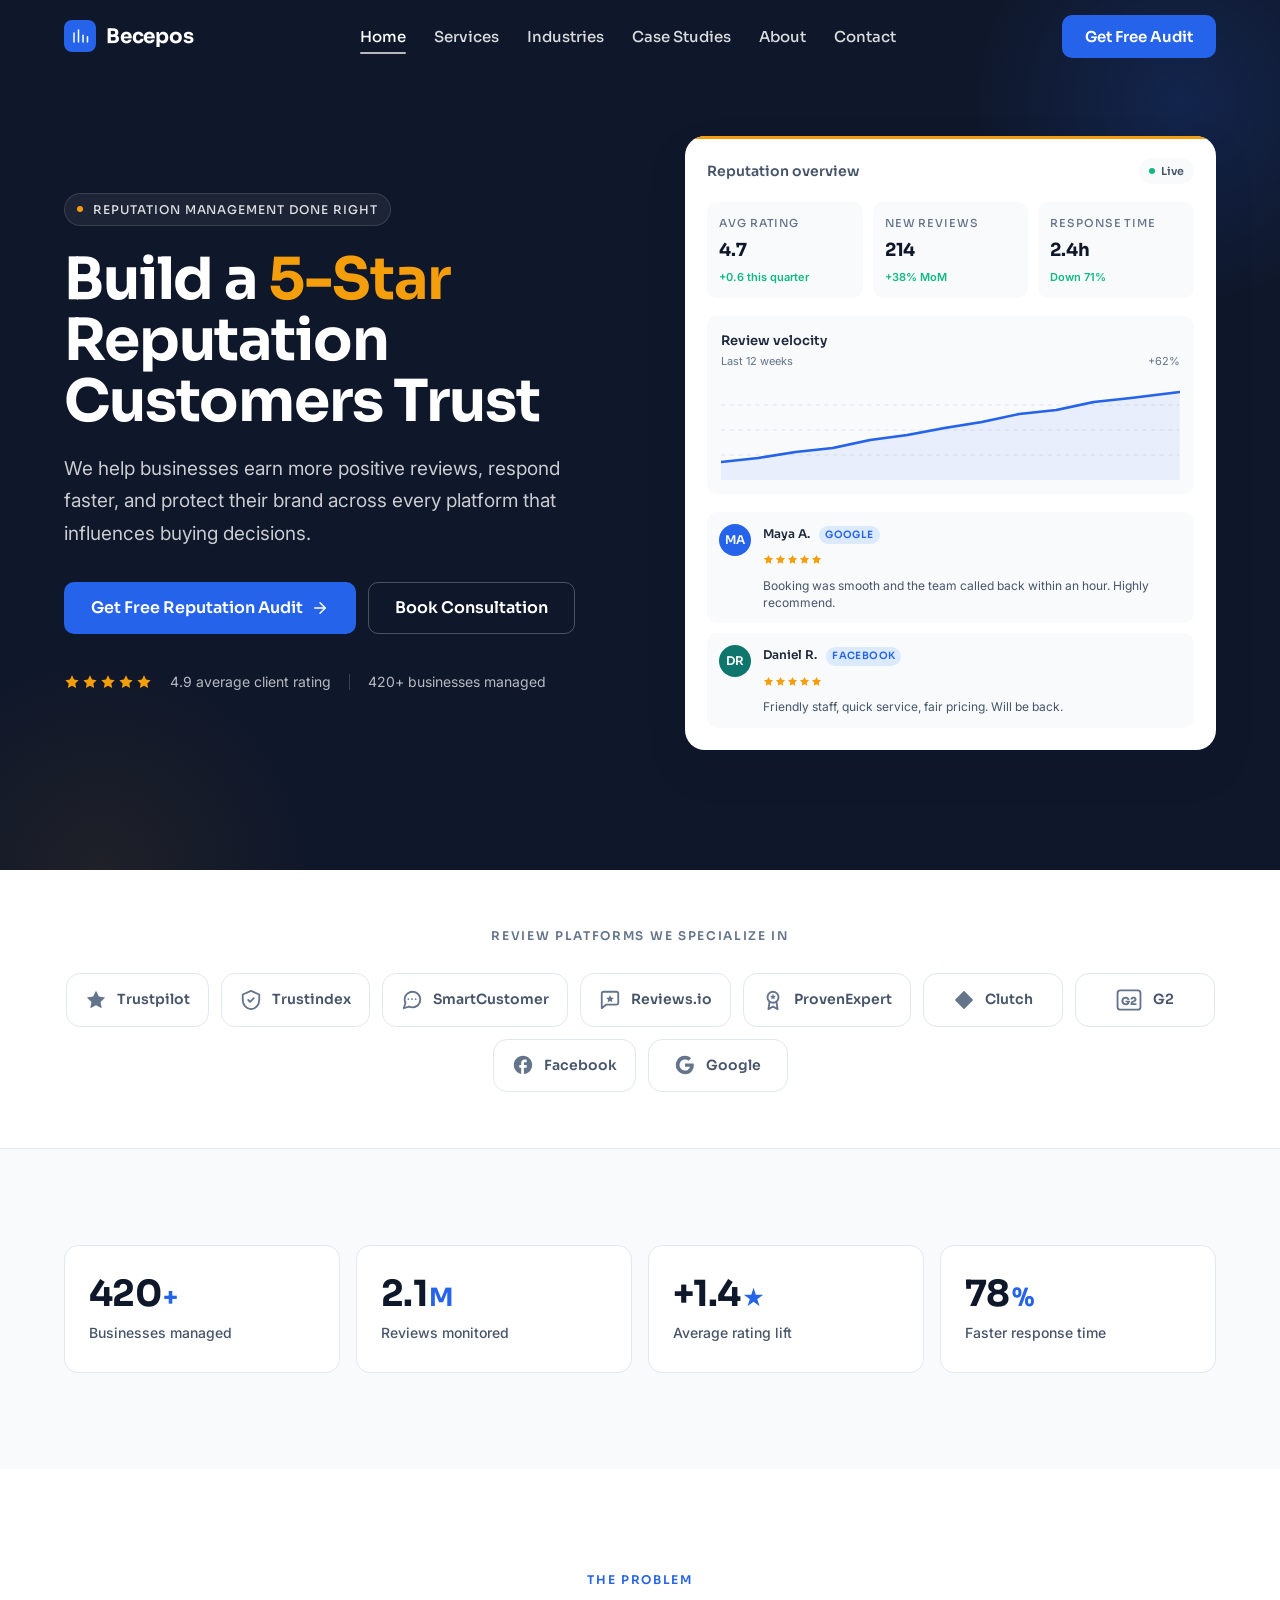
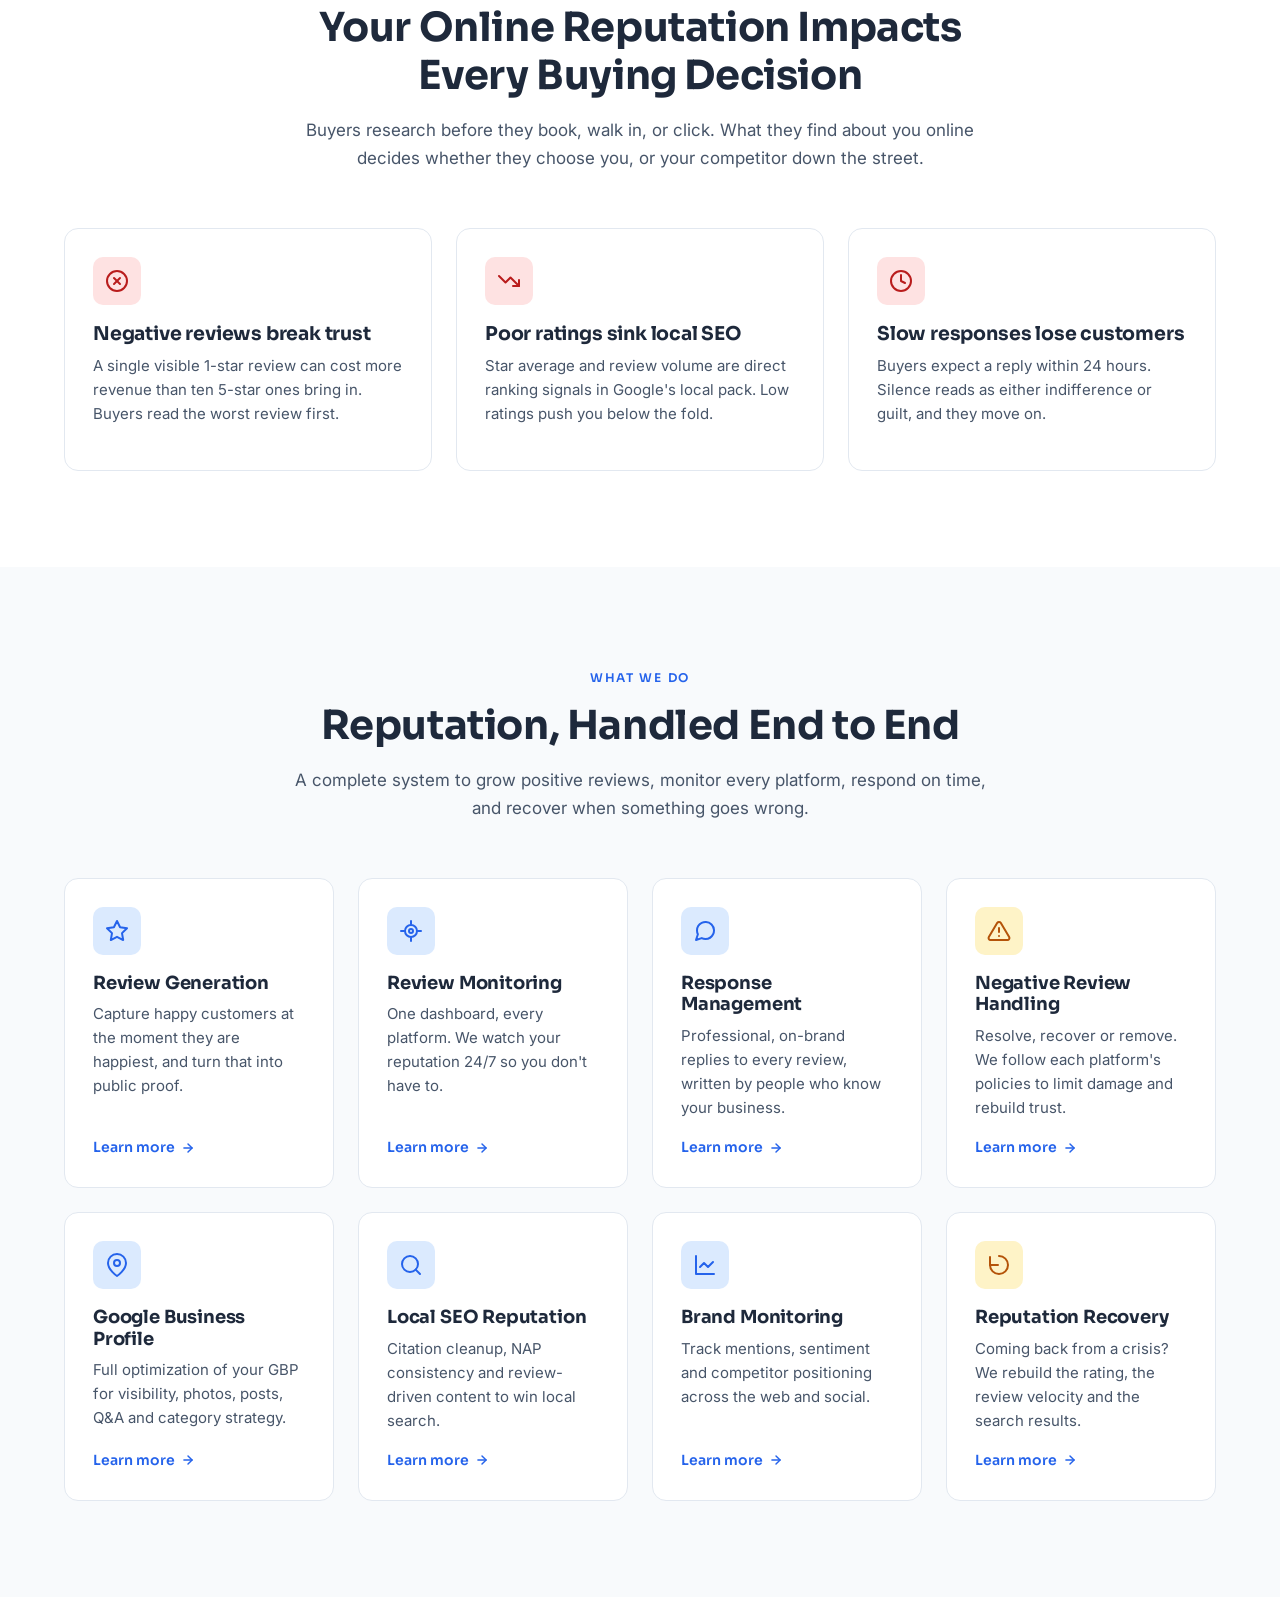
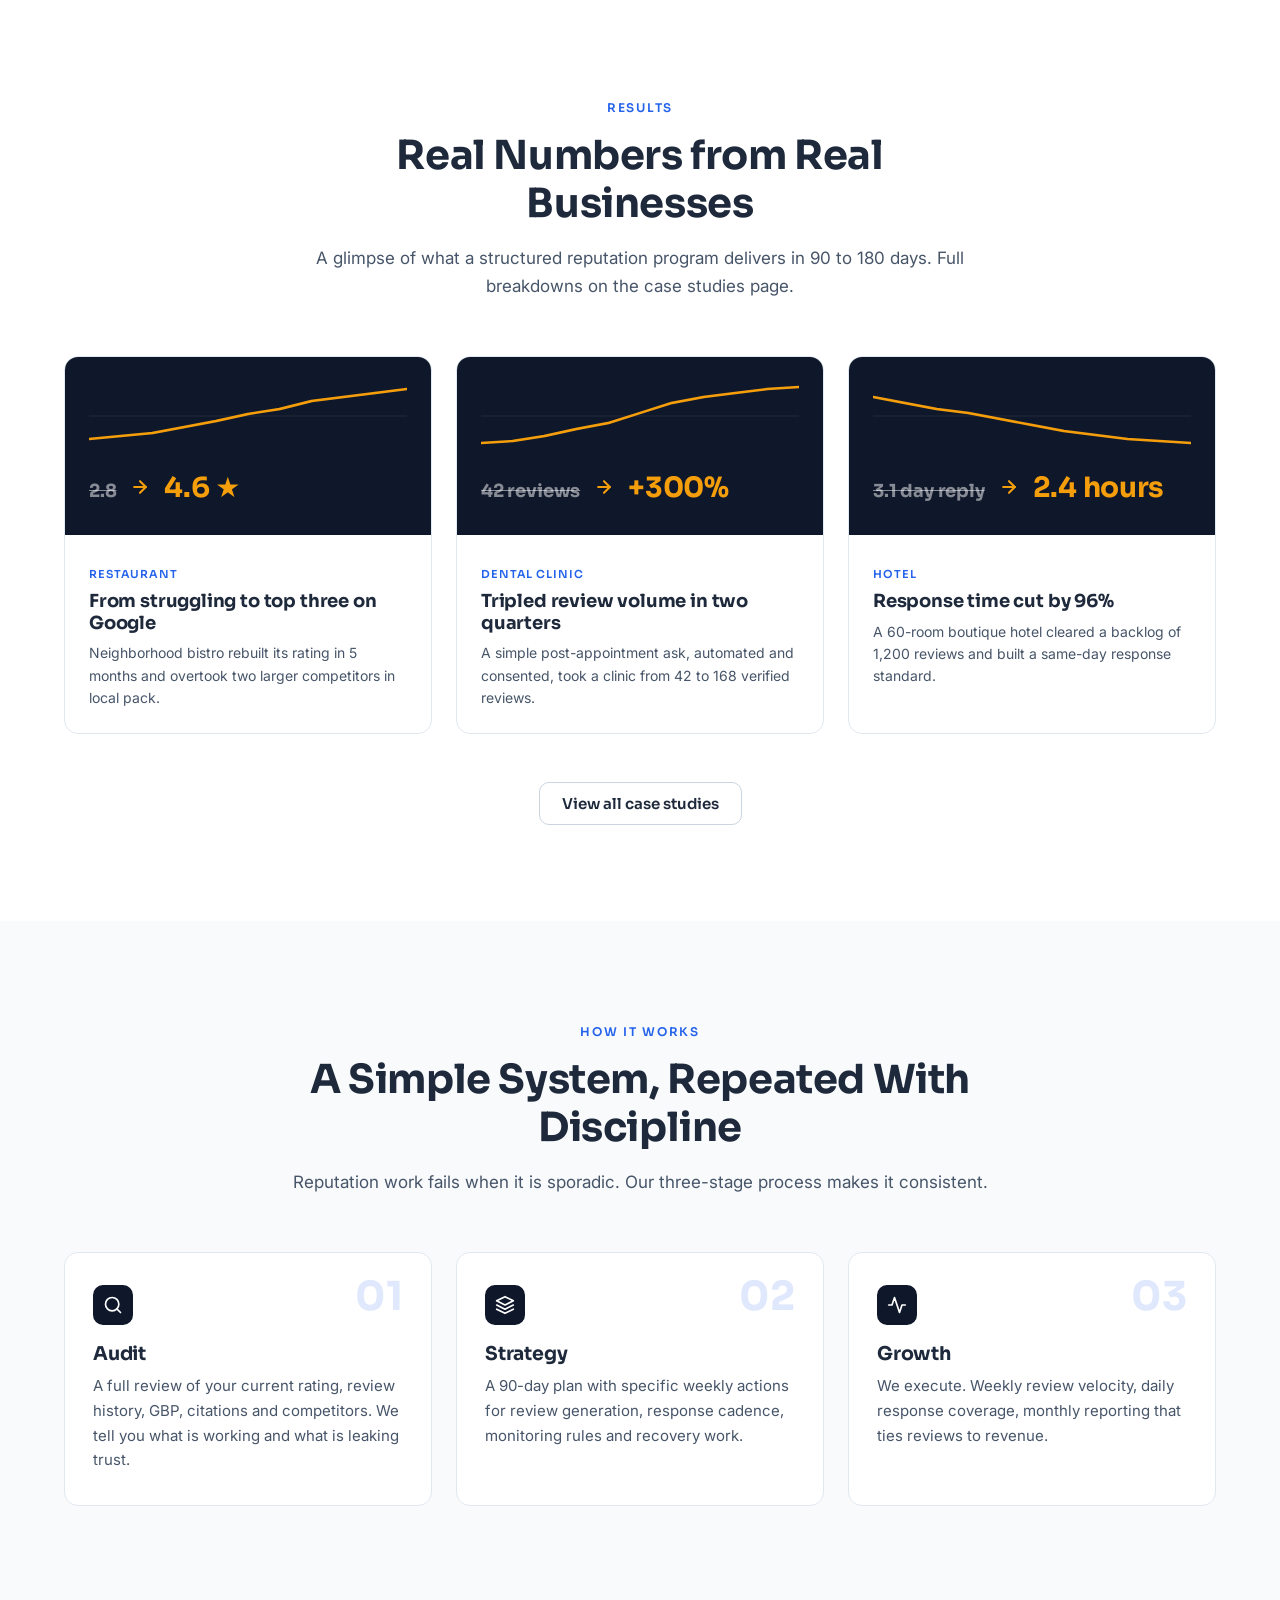
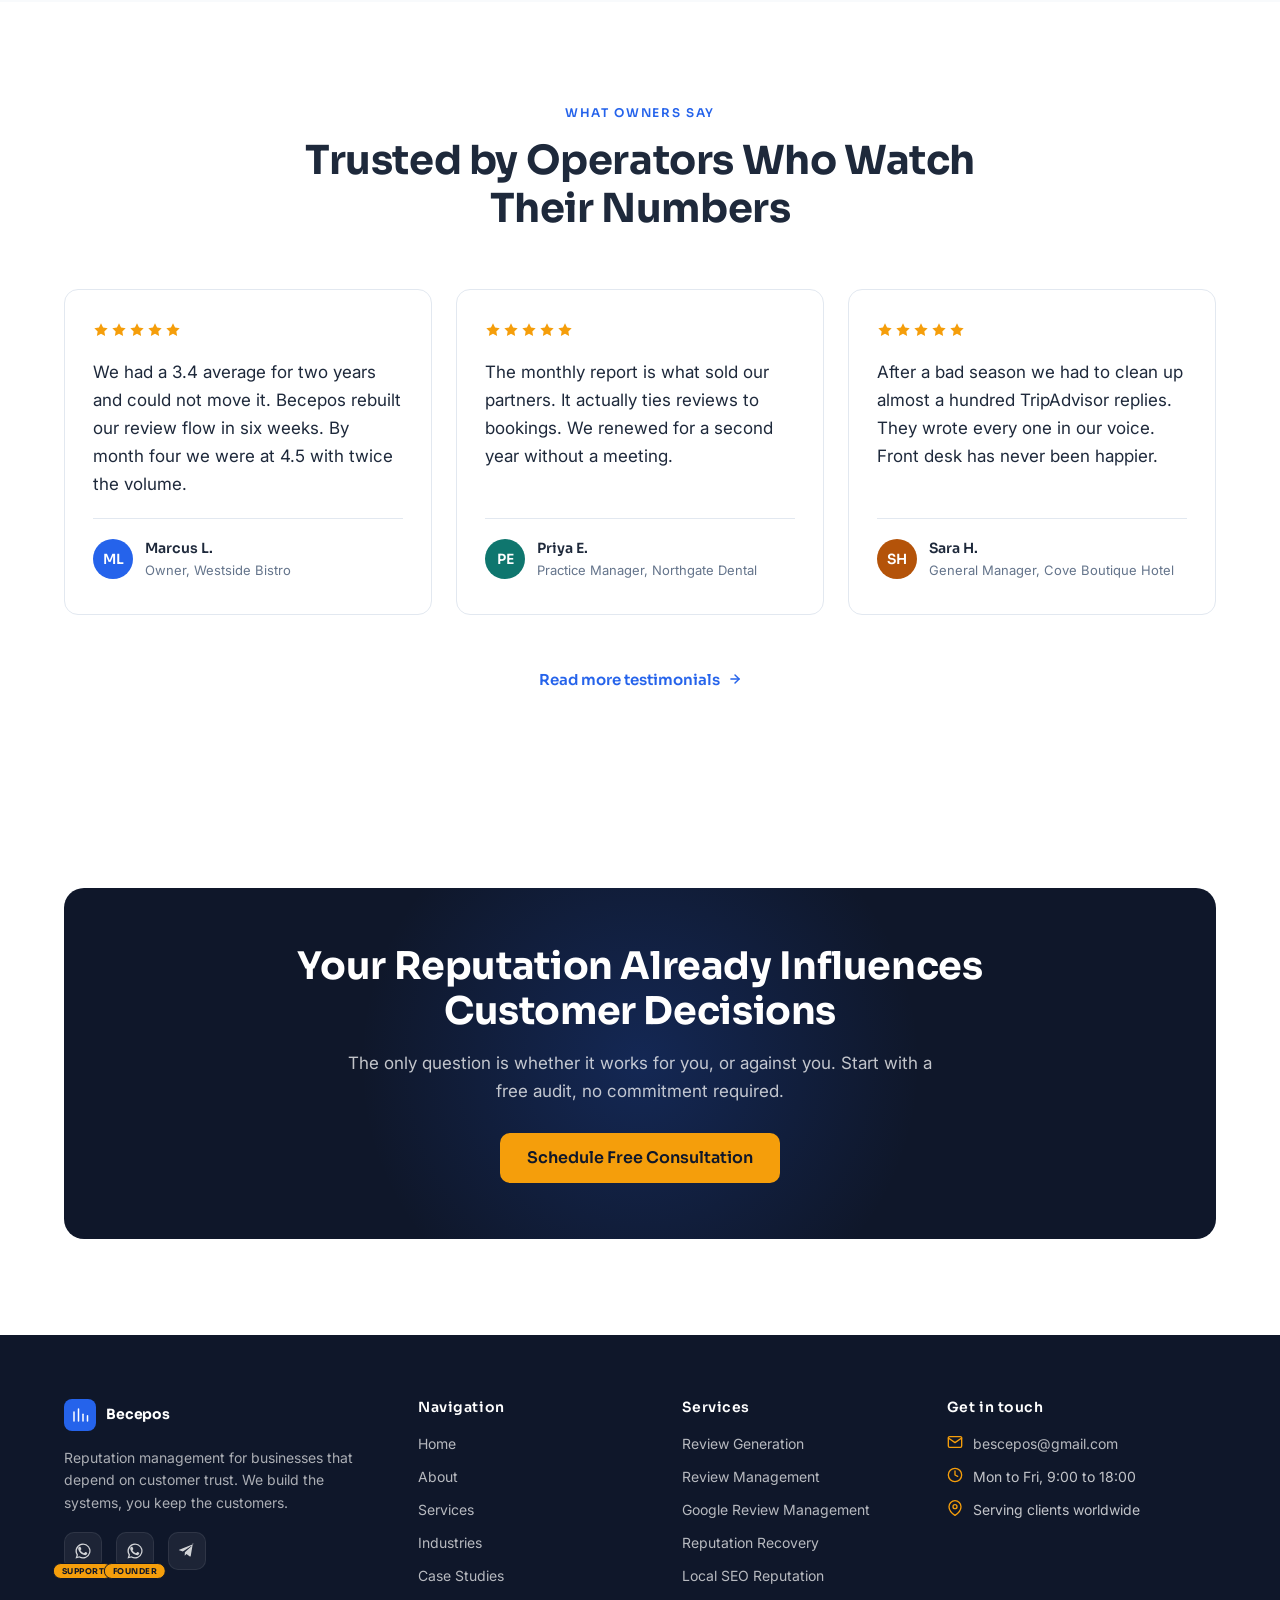
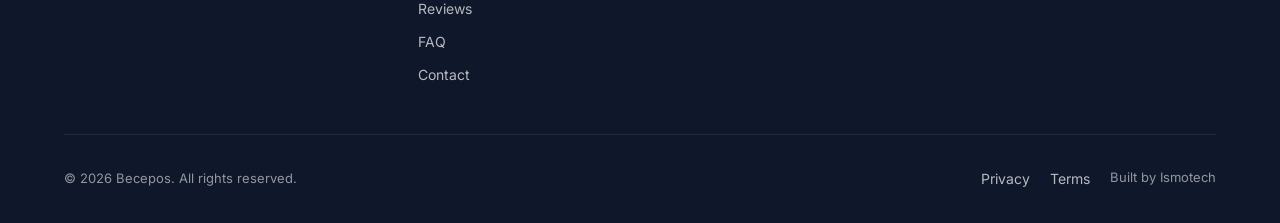
<file: index.html>
<!DOCTYPE html>
<html lang="en">
<head>
  <meta charset="UTF-8" />
  <meta name="viewport" content="width=device-width, initial-scale=1" />
  <title>Becepos | Reputation Management for Growing Businesses</title>
  <meta name="description" content="Becepos helps local and national businesses build a five star online reputation across Google, Facebook, Trustpilot, Yelp and TripAdvisor. Audits, monitoring, response management and recovery." />
  <meta name="theme-color" content="#0F172A" />
  <link rel="canonical" href="https://becepos.com/" />
  <link rel="icon" type="image/svg+xml" href="/assets/favicon.svg" />

  <meta property="og:type" content="website" />
  <meta property="og:title" content="Becepos | Reputation Management for Growing Businesses" />
  <meta property="og:description" content="Audits, review generation, monitoring and recovery for businesses that depend on customer trust." />
  <meta property="og:url" content="https://becepos.com/" />

  <link rel="preconnect" href="https://fonts.googleapis.com" />
  <link rel="preconnect" href="https://fonts.gstatic.com" crossorigin />
  <link href="https://fonts.googleapis.com/css2?family=Sora:wght@500;600;700&family=Inter:wght@400;500;600&display=swap" rel="stylesheet" />

  <link rel="stylesheet" href="/css/styles.css" />
</head>
<body>
  <a class="skip-link" href="#main">Skip to content</a>

  <header class="site-header">
    <div class="container">
      <nav class="nav" aria-label="Primary">
        <a class="nav-brand" href="/" aria-label="Becepos home">
          <span class="mark" aria-hidden="true">
            <svg viewBox="0 0 24 24" fill="none" stroke="currentColor" stroke-width="2" stroke-linecap="round" stroke-linejoin="round"><path d="M4 20V8"/><path d="M10 20V4"/><path d="M16 20v-9"/><path d="M22 20V13"/></svg>
          </span>
          Becepos
        </a>

        <ul class="nav-menu">
          <li><a href="/">Home</a></li>
          <li><a href="/services.html">Services</a></li>
          <li><a href="/industries.html">Industries</a></li>
          <li><a href="/case-studies.html">Case Studies</a></li>
          <li><a href="/about.html">About</a></li>
          <li><a href="/contact.html">Contact</a></li>
        </ul>

        <a href="/contact.html#audit" class="btn btn-primary nav-cta">Get Free Audit</a>

        <button class="nav-toggle" type="button" aria-label="Open menu" aria-controls="mobile-drawer" aria-expanded="false">
          <svg viewBox="0 0 24 24" fill="none" stroke="currentColor" stroke-width="2" stroke-linecap="round" stroke-linejoin="round" aria-hidden="true"><line x1="3" y1="6" x2="21" y2="6"/><line x1="3" y1="12" x2="21" y2="12"/><line x1="3" y1="18" x2="21" y2="18"/></svg>
        </button>
      </nav>
    </div>
  </header>

  <div id="mobile-drawer" class="mobile-drawer" aria-hidden="true" role="dialog" aria-modal="true" aria-label="Site menu">
    <div class="mobile-drawer__head">
      <a class="nav-brand" href="/">
        <span class="mark" aria-hidden="true">
          <svg viewBox="0 0 24 24" fill="none" stroke="currentColor" stroke-width="2" stroke-linecap="round" stroke-linejoin="round"><path d="M4 20V8"/><path d="M10 20V4"/><path d="M16 20v-9"/><path d="M22 20V13"/></svg>
        </span>
        Becepos
      </a>
      <button class="mobile-drawer__close" type="button" aria-label="Close menu">
        <svg viewBox="0 0 24 24" fill="none" stroke="currentColor" stroke-width="2" stroke-linecap="round" stroke-linejoin="round" aria-hidden="true"><line x1="18" y1="6" x2="6" y2="18"/><line x1="6" y1="6" x2="18" y2="18"/></svg>
      </button>
    </div>
    <ul>
      <li><a href="/">Home</a></li>
      <li><a href="/services.html">Services</a></li>
      <li><a href="/industries.html">Industries</a></li>
      <li><a href="/case-studies.html">Case Studies</a></li>
      <li><a href="/about.html">About</a></li>
      <li><a href="/reviews.html">Reviews</a></li>
      <li><a href="/faq.html">FAQ</a></li>
      <li><a href="/contact.html">Contact</a></li>
    </ul>
    <a href="/contact.html#audit" class="btn btn-primary">Get Free Audit</a>
  </div>

  <main id="main">

    <!-- Hero -->
    <section class="hero">
      <div class="container">
        <div class="hero__copy">
          <span class="hero-eyebrow"><span class="dot"></span> Reputation Management Done Right</span>
          <h1>Build a <span class="accent">5-Star</span> Reputation Customers Trust</h1>
          <p class="lede">
            We help businesses earn more positive reviews, respond faster, and protect their brand across every platform that influences buying decisions.
          </p>
          <div class="hero-actions">
            <a class="btn btn-primary btn-lg" href="/contact.html#audit">
              Get Free Reputation Audit
              <svg class="icon" viewBox="0 0 24 24" fill="none" stroke="currentColor" stroke-width="2" stroke-linecap="round" stroke-linejoin="round" aria-hidden="true"><line x1="5" y1="12" x2="19" y2="12"/><polyline points="12 5 19 12 12 19"/></svg>
            </a>
            <a class="btn btn-secondary btn-lg" href="/contact.html">Book Consultation</a>
          </div>
          <div class="hero-proof">
            <span class="stars" aria-label="Rated 4.9 out of 5">
              <svg viewBox="0 0 24 24" fill="currentColor" aria-hidden="true"><polygon points="12 2 15.09 8.26 22 9.27 17 14.14 18.18 21.02 12 17.77 5.82 21.02 7 14.14 2 9.27 8.91 8.26"/></svg>
              <svg viewBox="0 0 24 24" fill="currentColor" aria-hidden="true"><polygon points="12 2 15.09 8.26 22 9.27 17 14.14 18.18 21.02 12 17.77 5.82 21.02 7 14.14 2 9.27 8.91 8.26"/></svg>
              <svg viewBox="0 0 24 24" fill="currentColor" aria-hidden="true"><polygon points="12 2 15.09 8.26 22 9.27 17 14.14 18.18 21.02 12 17.77 5.82 21.02 7 14.14 2 9.27 8.91 8.26"/></svg>
              <svg viewBox="0 0 24 24" fill="currentColor" aria-hidden="true"><polygon points="12 2 15.09 8.26 22 9.27 17 14.14 18.18 21.02 12 17.77 5.82 21.02 7 14.14 2 9.27 8.91 8.26"/></svg>
              <svg viewBox="0 0 24 24" fill="currentColor" aria-hidden="true"><polygon points="12 2 15.09 8.26 22 9.27 17 14.14 18.18 21.02 12 17.77 5.82 21.02 7 14.14 2 9.27 8.91 8.26"/></svg>
            </span>
            <span>4.9 average client rating</span>
            <span class="divider" aria-hidden="true"></span>
            <span>420+ businesses managed</span>
          </div>
        </div>

        <!-- Dashboard mockup -->
        <div class="hero__visual" aria-hidden="true">
          <div class="dashboard">
            <div class="dashboard__head">
              <div class="dashboard__title">Reputation overview</div>
              <span class="dashboard__chip"><span class="dot"></span> Live</span>
            </div>

            <div class="metric-row">
              <div class="metric">
                <div class="metric__label">Avg rating</div>
                <div class="metric__value">4.7</div>
                <div class="metric__delta">+0.6 this quarter</div>
              </div>
              <div class="metric">
                <div class="metric__label">New reviews</div>
                <div class="metric__value">214</div>
                <div class="metric__delta">+38% MoM</div>
              </div>
              <div class="metric">
                <div class="metric__label">Response time</div>
                <div class="metric__value">2.4h</div>
                <div class="metric__delta">Down 71%</div>
              </div>
            </div>

            <div class="chart">
              <div class="chart__head">
                <div>
                  <div class="chart__title">Review velocity</div>
                  <div class="chart__sub">Last 12 weeks</div>
                </div>
                <div class="chart__sub">+62%</div>
              </div>
              <svg class="chart__svg" viewBox="0 0 320 100" preserveAspectRatio="none">
                <line class="chart-grid" x1="0" y1="25" x2="320" y2="25"/>
                <line class="chart-grid" x1="0" y1="50" x2="320" y2="50"/>
                <line class="chart-grid" x1="0" y1="75" x2="320" y2="75"/>
                <path class="chart-fill" d="M0,82 L26,78 L52,72 L78,68 L104,60 L130,55 L156,48 L182,42 L208,34 L234,30 L260,22 L286,18 L320,12 L320,100 L0,100 Z"/>
                <path class="chart-line" d="M0,82 L26,78 L52,72 L78,68 L104,60 L130,55 L156,48 L182,42 L208,34 L234,30 L260,22 L286,18 L320,12"/>
              </svg>
            </div>

            <div class="review-list">
              <div class="review-item">
                <span class="avatar avatar-a">MA</span>
                <div class="review-item__body">
                  <div class="review-item__name">
                    Maya A.
                    <span class="badge">Google</span>
                  </div>
                  <span class="review-item__stars">
                    <svg viewBox="0 0 24 24" fill="currentColor"><polygon points="12 2 15.09 8.26 22 9.27 17 14.14 18.18 21.02 12 17.77 5.82 21.02 7 14.14 2 9.27 8.91 8.26"/></svg>
                    <svg viewBox="0 0 24 24" fill="currentColor"><polygon points="12 2 15.09 8.26 22 9.27 17 14.14 18.18 21.02 12 17.77 5.82 21.02 7 14.14 2 9.27 8.91 8.26"/></svg>
                    <svg viewBox="0 0 24 24" fill="currentColor"><polygon points="12 2 15.09 8.26 22 9.27 17 14.14 18.18 21.02 12 17.77 5.82 21.02 7 14.14 2 9.27 8.91 8.26"/></svg>
                    <svg viewBox="0 0 24 24" fill="currentColor"><polygon points="12 2 15.09 8.26 22 9.27 17 14.14 18.18 21.02 12 17.77 5.82 21.02 7 14.14 2 9.27 8.91 8.26"/></svg>
                    <svg viewBox="0 0 24 24" fill="currentColor"><polygon points="12 2 15.09 8.26 22 9.27 17 14.14 18.18 21.02 12 17.77 5.82 21.02 7 14.14 2 9.27 8.91 8.26"/></svg>
                  </span>
                  <p class="review-item__text">Booking was smooth and the team called back within an hour. Highly recommend.</p>
                </div>
              </div>
              <div class="review-item">
                <span class="avatar avatar-b">DR</span>
                <div class="review-item__body">
                  <div class="review-item__name">
                    Daniel R.
                    <span class="badge">Facebook</span>
                  </div>
                  <span class="review-item__stars">
                    <svg viewBox="0 0 24 24" fill="currentColor"><polygon points="12 2 15.09 8.26 22 9.27 17 14.14 18.18 21.02 12 17.77 5.82 21.02 7 14.14 2 9.27 8.91 8.26"/></svg>
                    <svg viewBox="0 0 24 24" fill="currentColor"><polygon points="12 2 15.09 8.26 22 9.27 17 14.14 18.18 21.02 12 17.77 5.82 21.02 7 14.14 2 9.27 8.91 8.26"/></svg>
                    <svg viewBox="0 0 24 24" fill="currentColor"><polygon points="12 2 15.09 8.26 22 9.27 17 14.14 18.18 21.02 12 17.77 5.82 21.02 7 14.14 2 9.27 8.91 8.26"/></svg>
                    <svg viewBox="0 0 24 24" fill="currentColor"><polygon points="12 2 15.09 8.26 22 9.27 17 14.14 18.18 21.02 12 17.77 5.82 21.02 7 14.14 2 9.27 8.91 8.26"/></svg>
                    <svg viewBox="0 0 24 24" fill="currentColor"><polygon points="12 2 15.09 8.26 22 9.27 17 14.14 18.18 21.02 12 17.77 5.82 21.02 7 14.14 2 9.27 8.91 8.26"/></svg>
                  </span>
                  <p class="review-item__text">Friendly staff, quick service, fair pricing. Will be back.</p>
                </div>
              </div>
            </div>
          </div>
        </div>
      </div>
    </section>

    <!-- Review platforms strip -->
    <section class="platforms-strip">
      <div class="container">
        <p class="platforms-strip__label">Review platforms we specialize in</p>
        <div class="platform-grid reveal">

          <a class="platform" style="--brand:#00B67A;" href="/services.html" aria-label="Trustpilot">
            <span class="platform__icon" aria-hidden="true">
              <svg viewBox="0 0 24 24" fill="currentColor"><polygon points="12 2 15.09 8.26 22 9.27 17 14.14 18.18 21.02 12 17.77 5.82 21.02 7 14.14 2 9.27 8.91 8.26"/></svg>
            </span>
            <span class="platform__name">Trustpilot</span>
          </a>

          <a class="platform" style="--brand:#1A56DB;" href="/services.html" aria-label="Trustindex">
            <span class="platform__icon" aria-hidden="true">
              <svg viewBox="0 0 24 24" fill="none" stroke="currentColor" stroke-width="2" stroke-linecap="round" stroke-linejoin="round"><path d="M12 2L3 6v6c0 5 3.5 9.5 9 10 5.5-.5 9-5 9-10V6l-9-4z"/><polyline points="9 12 11 14 15 10"/></svg>
            </span>
            <span class="platform__name">Trustindex</span>
          </a>

          <a class="platform" style="--brand:#7C3AED;" href="/services.html" aria-label="SmartCustomer">
            <span class="platform__icon" aria-hidden="true">
              <svg viewBox="0 0 24 24" fill="none" stroke="currentColor" stroke-width="2" stroke-linecap="round" stroke-linejoin="round"><path d="M21 11.5a8.38 8.38 0 0 1-.9 3.8 8.5 8.5 0 0 1-7.6 4.7 8.38 8.38 0 0 1-3.8-.9L3 21l1.9-5.7a8.38 8.38 0 0 1-.9-3.8 8.5 8.5 0 0 1 4.7-7.6 8.38 8.38 0 0 1 3.8-.9h.5a8.48 8.48 0 0 1 8 8v.5z"/><circle cx="8" cy="11" r="1" fill="currentColor" stroke="none"/><circle cx="12" cy="11" r="1" fill="currentColor" stroke="none"/><circle cx="16" cy="11" r="1" fill="currentColor" stroke="none"/></svg>
            </span>
            <span class="platform__name">SmartCustomer</span>
          </a>

          <a class="platform" style="--brand:#00C2A8;" href="/services.html" aria-label="Reviews.io">
            <span class="platform__icon" aria-hidden="true">
              <svg viewBox="0 0 24 24" fill="none" stroke="currentColor" stroke-width="2" stroke-linecap="round" stroke-linejoin="round"><path d="M3 5a2 2 0 0 1 2-2h14a2 2 0 0 1 2 2v10a2 2 0 0 1-2 2H8l-5 4z"/><polygon points="12 6.5 13.18 9.4 16.18 9.7 13.9 11.8 14.6 14.5 12 13 9.4 14.5 10.1 11.8 7.82 9.7 10.82 9.4" fill="currentColor" stroke="none"/></svg>
            </span>
            <span class="platform__name">Reviews.io</span>
          </a>

          <a class="platform" style="--brand:#FFB81D;" href="/services.html" aria-label="ProvenExpert">
            <span class="platform__icon" aria-hidden="true">
              <svg viewBox="0 0 24 24" fill="none" stroke="currentColor" stroke-width="2" stroke-linecap="round" stroke-linejoin="round"><circle cx="12" cy="9" r="6"/><polyline points="8.21 14 7 22 12 19 17 22 15.79 14"/><polygon points="12 5.5 12.95 7.4 15 7.7 13.5 9.15 13.85 11.25 12 10.25 10.15 11.25 10.5 9.15 9 7.7 11.05 7.4" fill="currentColor" stroke="none"/></svg>
            </span>
            <span class="platform__name">ProvenExpert</span>
          </a>

          <a class="platform" style="--brand:#E62415;" href="/services.html" aria-label="Clutch">
            <span class="platform__icon" aria-hidden="true">
              <svg viewBox="0 0 24 24" fill="currentColor"><path d="M12 2 22 12 12 22 2 12Z"/></svg>
            </span>
            <span class="platform__name">Clutch</span>
          </a>

          <a class="platform" style="--brand:#FF492C;" href="/services.html" aria-label="G2">
            <span class="platform__icon platform__icon--type" aria-hidden="true">
              <svg viewBox="0 0 28 24" fill="none"><rect x="1.5" y="1.5" width="25" height="21" rx="3" stroke="currentColor" stroke-width="2"/><text x="14" y="17" text-anchor="middle" fill="currentColor" font-family="Sora, system-ui, sans-serif" font-size="12" font-weight="800">G2</text></svg>
            </span>
            <span class="platform__name">G2</span>
          </a>

          <a class="platform" style="--brand:#1877F2;" href="/services.html" aria-label="Facebook">
            <span class="platform__icon" aria-hidden="true">
              <svg viewBox="0 0 24 24" fill="currentColor"><path d="M22 12c0-5.52-4.48-10-10-10S2 6.48 2 12c0 4.84 3.44 8.87 8 9.8V15H8v-3h2V9.5C10 7.57 11.57 6 13.5 6H16v3h-2c-.55 0-1 .45-1 1v2h3v3h-3v6.95c5.05-.5 9-4.76 9-9.95z"/></svg>
            </span>
            <span class="platform__name">Facebook</span>
          </a>

          <a class="platform" style="--brand:#4285F4;" href="/services.html" aria-label="Google">
            <span class="platform__icon" aria-hidden="true">
              <svg viewBox="0 0 24 24" fill="currentColor"><path d="M21.6 12.23c0-.7-.06-1.36-.18-2H12v3.79h5.4a4.6 4.6 0 0 1-2 3.02v2.5h3.23c1.89-1.74 2.97-4.3 2.97-7.31z"/><path d="M12 22c2.7 0 4.96-.9 6.63-2.42l-3.23-2.5c-.9.6-2.04.96-3.4.96-2.62 0-4.84-1.77-5.63-4.15H3.04v2.6A10 10 0 0 0 12 22z"/><path d="M6.37 13.89A6 6 0 0 1 6.05 12c0-.65.12-1.28.32-1.89V7.51H3.04A10 10 0 0 0 2 12c0 1.62.39 3.15 1.04 4.49l3.33-2.6z"/><path d="M12 5.96c1.47 0 2.79.5 3.83 1.5l2.86-2.87A10 10 0 0 0 12 2 10 10 0 0 0 3.04 7.51l3.33 2.6C7.16 7.73 9.38 5.96 12 5.96z"/></svg>
            </span>
            <span class="platform__name">Google</span>
          </a>

        </div>
      </div>
    </section>

    <!-- Trust statistics strip -->
    <section class="section section--bg">
      <div class="container">
        <div class="stats reveal">
          <div class="stat">
            <div class="stat__value">420<span class="unit">+</span></div>
            <div class="stat__label">Businesses managed</div>
          </div>
          <div class="stat">
            <div class="stat__value">2.1<span class="unit">M</span></div>
            <div class="stat__label">Reviews monitored</div>
          </div>
          <div class="stat">
            <div class="stat__value">+1.4<span class="unit">★</span></div>
            <div class="stat__label">Average rating lift</div>
          </div>
          <div class="stat">
            <div class="stat__value">78<span class="unit">%</span></div>
            <div class="stat__label">Faster response time</div>
          </div>
        </div>
      </div>
    </section>

    <!-- Problem section -->
    <section class="section">
      <div class="container">
        <div class="section-head reveal">
          <span class="eyebrow">The Problem</span>
          <h2>Your Online Reputation Impacts Every Buying Decision</h2>
          <p>Buyers research before they book, walk in, or click. What they find about you online decides whether they choose you, or your competitor down the street.</p>
        </div>

        <div class="grid grid-3 reveal">
          <article class="card card-problem">
            <span class="card__icon" aria-hidden="true">
              <svg viewBox="0 0 24 24" fill="none" stroke="currentColor" stroke-width="2" stroke-linecap="round" stroke-linejoin="round"><circle cx="12" cy="12" r="10"/><line x1="15" y1="9" x2="9" y2="15"/><line x1="9" y1="9" x2="15" y2="15"/></svg>
            </span>
            <h3>Negative reviews break trust</h3>
            <p>A single visible 1-star review can cost more revenue than ten 5-star ones bring in. Buyers read the worst review first.</p>
          </article>
          <article class="card card-problem">
            <span class="card__icon" aria-hidden="true">
              <svg viewBox="0 0 24 24" fill="none" stroke="currentColor" stroke-width="2" stroke-linecap="round" stroke-linejoin="round"><polyline points="22 17 13.5 8.5 8.5 13.5 2 7"/><polyline points="16 17 22 17 22 11"/></svg>
            </span>
            <h3>Poor ratings sink local SEO</h3>
            <p>Star average and review volume are direct ranking signals in Google's local pack. Low ratings push you below the fold.</p>
          </article>
          <article class="card card-problem">
            <span class="card__icon" aria-hidden="true">
              <svg viewBox="0 0 24 24" fill="none" stroke="currentColor" stroke-width="2" stroke-linecap="round" stroke-linejoin="round"><circle cx="12" cy="12" r="10"/><polyline points="12 6 12 12 16 14"/></svg>
            </span>
            <h3>Slow responses lose customers</h3>
            <p>Buyers expect a reply within 24 hours. Silence reads as either indifference or guilt, and they move on.</p>
          </article>
        </div>
      </div>
    </section>

    <!-- Services grid -->
    <section class="section section--bg">
      <div class="container">
        <div class="section-head reveal">
          <span class="eyebrow">What We Do</span>
          <h2>Reputation, Handled End to End</h2>
          <p>A complete system to grow positive reviews, monitor every platform, respond on time, and recover when something goes wrong.</p>
        </div>

        <div class="grid grid-4 reveal">
          <article class="card service-card">
            <span class="card__icon" aria-hidden="true">
              <svg viewBox="0 0 24 24" fill="none" stroke="currentColor" stroke-width="2" stroke-linecap="round" stroke-linejoin="round"><polygon points="12 2 15.09 8.26 22 9.27 17 14.14 18.18 21.02 12 17.77 5.82 21.02 7 14.14 2 9.27 8.91 8.26"/></svg>
            </span>
            <h3>Review Generation</h3>
            <p>Capture happy customers at the moment they are happiest, and turn that into public proof.</p>
            <a class="arrow-link" href="/services/review-generation.html">Learn more
              <svg viewBox="0 0 24 24" fill="none" stroke="currentColor" stroke-width="2.5" stroke-linecap="round" stroke-linejoin="round"><line x1="5" y1="12" x2="19" y2="12"/><polyline points="12 5 19 12 12 19"/></svg>
            </a>
          </article>

          <article class="card service-card">
            <span class="card__icon" aria-hidden="true">
              <svg viewBox="0 0 24 24" fill="none" stroke="currentColor" stroke-width="2" stroke-linecap="round" stroke-linejoin="round"><path d="M2 12h3"/><path d="M19 12h3"/><path d="M12 2v3"/><path d="M12 19v3"/><circle cx="12" cy="12" r="6"/><circle cx="12" cy="12" r="2"/></svg>
            </span>
            <h3>Review Monitoring</h3>
            <p>One dashboard, every platform. We watch your reputation 24/7 so you don't have to.</p>
            <a class="arrow-link" href="/services/review-management.html">Learn more
              <svg viewBox="0 0 24 24" fill="none" stroke="currentColor" stroke-width="2.5" stroke-linecap="round" stroke-linejoin="round"><line x1="5" y1="12" x2="19" y2="12"/><polyline points="12 5 19 12 12 19"/></svg>
            </a>
          </article>

          <article class="card service-card">
            <span class="card__icon" aria-hidden="true">
              <svg viewBox="0 0 24 24" fill="none" stroke="currentColor" stroke-width="2" stroke-linecap="round" stroke-linejoin="round"><path d="M21 11.5a8.38 8.38 0 0 1-.9 3.8 8.5 8.5 0 0 1-7.6 4.7 8.38 8.38 0 0 1-3.8-.9L3 21l1.9-5.7a8.38 8.38 0 0 1-.9-3.8 8.5 8.5 0 0 1 4.7-7.6 8.38 8.38 0 0 1 3.8-.9h.5a8.48 8.48 0 0 1 8 8v.5z"/></svg>
            </span>
            <h3>Response Management</h3>
            <p>Professional, on-brand replies to every review, written by people who know your business.</p>
            <a class="arrow-link" href="/services/review-management.html">Learn more
              <svg viewBox="0 0 24 24" fill="none" stroke="currentColor" stroke-width="2.5" stroke-linecap="round" stroke-linejoin="round"><line x1="5" y1="12" x2="19" y2="12"/><polyline points="12 5 19 12 12 19"/></svg>
            </a>
          </article>

          <article class="card service-card">
            <span class="card__icon card__icon--gold" aria-hidden="true">
              <svg viewBox="0 0 24 24" fill="none" stroke="currentColor" stroke-width="2" stroke-linecap="round" stroke-linejoin="round"><path d="M10.29 3.86 1.82 18a2 2 0 0 0 1.71 3h16.94a2 2 0 0 0 1.71-3L13.71 3.86a2 2 0 0 0-3.42 0z"/><line x1="12" y1="9" x2="12" y2="13"/><line x1="12" y1="17" x2="12.01" y2="17"/></svg>
            </span>
            <h3>Negative Review Handling</h3>
            <p>Resolve, recover or remove. We follow each platform's policies to limit damage and rebuild trust.</p>
            <a class="arrow-link" href="/services/reputation-recovery.html">Learn more
              <svg viewBox="0 0 24 24" fill="none" stroke="currentColor" stroke-width="2.5" stroke-linecap="round" stroke-linejoin="round"><line x1="5" y1="12" x2="19" y2="12"/><polyline points="12 5 19 12 12 19"/></svg>
            </a>
          </article>

          <article class="card service-card">
            <span class="card__icon" aria-hidden="true">
              <svg viewBox="0 0 24 24" fill="none" stroke="currentColor" stroke-width="2" stroke-linecap="round" stroke-linejoin="round"><path d="M21 10c0 7-9 13-9 13s-9-6-9-13a9 9 0 0 1 18 0z"/><circle cx="12" cy="10" r="3"/></svg>
            </span>
            <h3>Google Business Profile</h3>
            <p>Full optimization of your GBP for visibility, photos, posts, Q&amp;A and category strategy.</p>
            <a class="arrow-link" href="/services/google-review-management.html">Learn more
              <svg viewBox="0 0 24 24" fill="none" stroke="currentColor" stroke-width="2.5" stroke-linecap="round" stroke-linejoin="round"><line x1="5" y1="12" x2="19" y2="12"/><polyline points="12 5 19 12 12 19"/></svg>
            </a>
          </article>

          <article class="card service-card">
            <span class="card__icon" aria-hidden="true">
              <svg viewBox="0 0 24 24" fill="none" stroke="currentColor" stroke-width="2" stroke-linecap="round" stroke-linejoin="round"><circle cx="11" cy="11" r="8"/><line x1="21" y1="21" x2="16.65" y2="16.65"/></svg>
            </span>
            <h3>Local SEO Reputation</h3>
            <p>Citation cleanup, NAP consistency and review-driven content to win local search.</p>
            <a class="arrow-link" href="/services/local-seo-reputation.html">Learn more
              <svg viewBox="0 0 24 24" fill="none" stroke="currentColor" stroke-width="2.5" stroke-linecap="round" stroke-linejoin="round"><line x1="5" y1="12" x2="19" y2="12"/><polyline points="12 5 19 12 12 19"/></svg>
            </a>
          </article>

          <article class="card service-card">
            <span class="card__icon" aria-hidden="true">
              <svg viewBox="0 0 24 24" fill="none" stroke="currentColor" stroke-width="2" stroke-linecap="round" stroke-linejoin="round"><path d="M3 3v18h18"/><path d="M7 14l4-4 4 4 5-5"/></svg>
            </span>
            <h3>Brand Monitoring</h3>
            <p>Track mentions, sentiment and competitor positioning across the web and social.</p>
            <a class="arrow-link" href="/services/review-management.html">Learn more
              <svg viewBox="0 0 24 24" fill="none" stroke="currentColor" stroke-width="2.5" stroke-linecap="round" stroke-linejoin="round"><line x1="5" y1="12" x2="19" y2="12"/><polyline points="12 5 19 12 12 19"/></svg>
            </a>
          </article>

          <article class="card service-card">
            <span class="card__icon card__icon--gold" aria-hidden="true">
              <svg viewBox="0 0 24 24" fill="none" stroke="currentColor" stroke-width="2" stroke-linecap="round" stroke-linejoin="round"><path d="M3 12a9 9 0 1 0 9-9"/><polyline points="3 4 3 12 11 12"/></svg>
            </span>
            <h3>Reputation Recovery</h3>
            <p>Coming back from a crisis? We rebuild the rating, the review velocity and the search results.</p>
            <a class="arrow-link" href="/services/reputation-recovery.html">Learn more
              <svg viewBox="0 0 24 24" fill="none" stroke="currentColor" stroke-width="2.5" stroke-linecap="round" stroke-linejoin="round"><line x1="5" y1="12" x2="19" y2="12"/><polyline points="12 5 19 12 12 19"/></svg>
            </a>
          </article>
        </div>
      </div>
    </section>

    <!-- Case studies preview -->
    <section class="section">
      <div class="container">
        <div class="section-head reveal">
          <span class="eyebrow">Results</span>
          <h2>Real Numbers from Real Businesses</h2>
          <p>A glimpse of what a structured reputation program delivers in 90 to 180 days. Full breakdowns on the case studies page.</p>
        </div>

        <div class="grid grid-3 reveal">
          <article class="card case-card">
            <div class="case-card__visual">
              <svg class="case-card__sparkline" viewBox="0 0 200 70" preserveAspectRatio="none" aria-hidden="true">
                <line class="grid" x1="0" y1="35" x2="200" y2="35"/>
                <path d="M0,58 L20,55 L40,52 L60,46 L80,40 L100,33 L120,28 L140,20 L160,16 L180,12 L200,8"/>
              </svg>
              <div class="case-card__metrics">
                <span class="case-card__before">2.8</span>
                <span class="case-card__arrow" aria-hidden="true">
                  <svg viewBox="0 0 24 24" fill="none" stroke="currentColor" stroke-width="2.5" stroke-linecap="round" stroke-linejoin="round"><line x1="5" y1="12" x2="19" y2="12"/><polyline points="12 5 19 12 12 19"/></svg>
                </span>
                <span class="case-card__after">4.6 ★</span>
              </div>
            </div>
            <div class="case-card__body">
              <span class="tag">Restaurant</span>
              <h3>From struggling to top three on Google</h3>
              <p>Neighborhood bistro rebuilt its rating in 5 months and overtook two larger competitors in local pack.</p>
            </div>
          </article>

          <article class="card case-card">
            <div class="case-card__visual">
              <svg class="case-card__sparkline" viewBox="0 0 200 70" preserveAspectRatio="none" aria-hidden="true">
                <line class="grid" x1="0" y1="35" x2="200" y2="35"/>
                <path d="M0,62 L20,60 L40,55 L60,48 L80,42 L100,32 L120,22 L140,16 L160,12 L180,8 L200,6"/>
              </svg>
              <div class="case-card__metrics">
                <span class="case-card__before">42 reviews</span>
                <span class="case-card__arrow" aria-hidden="true">
                  <svg viewBox="0 0 24 24" fill="none" stroke="currentColor" stroke-width="2.5" stroke-linecap="round" stroke-linejoin="round"><line x1="5" y1="12" x2="19" y2="12"/><polyline points="12 5 19 12 12 19"/></svg>
                </span>
                <span class="case-card__after">+300%</span>
              </div>
            </div>
            <div class="case-card__body">
              <span class="tag">Dental Clinic</span>
              <h3>Tripled review volume in two quarters</h3>
              <p>A simple post-appointment ask, automated and consented, took a clinic from 42 to 168 verified reviews.</p>
            </div>
          </article>

          <article class="card case-card">
            <div class="case-card__visual">
              <svg class="case-card__sparkline" viewBox="0 0 200 70" preserveAspectRatio="none" aria-hidden="true">
                <line class="grid" x1="0" y1="35" x2="200" y2="35"/>
                <path d="M0,16 L20,22 L40,28 L60,32 L80,38 L100,44 L120,50 L140,54 L160,58 L180,60 L200,62"/>
              </svg>
              <div class="case-card__metrics">
                <span class="case-card__before">3.1 day reply</span>
                <span class="case-card__arrow" aria-hidden="true">
                  <svg viewBox="0 0 24 24" fill="none" stroke="currentColor" stroke-width="2.5" stroke-linecap="round" stroke-linejoin="round"><line x1="5" y1="12" x2="19" y2="12"/><polyline points="12 5 19 12 12 19"/></svg>
                </span>
                <span class="case-card__after">2.4 hours</span>
              </div>
            </div>
            <div class="case-card__body">
              <span class="tag">Hotel</span>
              <h3>Response time cut by 96%</h3>
              <p>A 60-room boutique hotel cleared a backlog of 1,200 reviews and built a same-day response standard.</p>
            </div>
          </article>
        </div>

        <div class="text-center mt-5 reveal">
          <a class="btn btn-secondary" href="/case-studies.html">View all case studies</a>
        </div>
      </div>
    </section>

    <!-- How it works -->
    <section class="section section--bg">
      <div class="container">
        <div class="section-head reveal">
          <span class="eyebrow">How It Works</span>
          <h2>A Simple System, Repeated With Discipline</h2>
          <p>Reputation work fails when it is sporadic. Our three-stage process makes it consistent.</p>
        </div>

        <div class="steps reveal">
          <div class="step">
            <span class="step__icon" aria-hidden="true">
              <svg viewBox="0 0 24 24" fill="none" stroke="currentColor" stroke-width="2" stroke-linecap="round" stroke-linejoin="round"><circle cx="11" cy="11" r="8"/><line x1="21" y1="21" x2="16.65" y2="16.65"/></svg>
            </span>
            <h3>Audit</h3>
            <p>A full review of your current rating, review history, GBP, citations and competitors. We tell you what is working and what is leaking trust.</p>
          </div>
          <div class="step">
            <span class="step__icon" aria-hidden="true">
              <svg viewBox="0 0 24 24" fill="none" stroke="currentColor" stroke-width="2" stroke-linecap="round" stroke-linejoin="round"><path d="M12 2L2 7l10 5 10-5-10-5z"/><polyline points="2 17 12 22 22 17"/><polyline points="2 12 12 17 22 12"/></svg>
            </span>
            <h3>Strategy</h3>
            <p>A 90-day plan with specific weekly actions for review generation, response cadence, monitoring rules and recovery work.</p>
          </div>
          <div class="step">
            <span class="step__icon" aria-hidden="true">
              <svg viewBox="0 0 24 24" fill="none" stroke="currentColor" stroke-width="2" stroke-linecap="round" stroke-linejoin="round"><polyline points="22 12 18 12 15 21 9 3 6 12 2 12"/></svg>
            </span>
            <h3>Growth</h3>
            <p>We execute. Weekly review velocity, daily response coverage, monthly reporting that ties reviews to revenue.</p>
          </div>
        </div>
      </div>
    </section>

    <!-- Testimonials -->
    <section class="section">
      <div class="container">
        <div class="section-head reveal">
          <span class="eyebrow">What Owners Say</span>
          <h2>Trusted by Operators Who Watch Their Numbers</h2>
        </div>

        <div class="grid grid-3 reveal">
          <article class="testimonial">
            <span class="testimonial__stars" aria-label="5 out of 5">
              <svg viewBox="0 0 24 24" fill="currentColor"><polygon points="12 2 15.09 8.26 22 9.27 17 14.14 18.18 21.02 12 17.77 5.82 21.02 7 14.14 2 9.27 8.91 8.26"/></svg>
              <svg viewBox="0 0 24 24" fill="currentColor"><polygon points="12 2 15.09 8.26 22 9.27 17 14.14 18.18 21.02 12 17.77 5.82 21.02 7 14.14 2 9.27 8.91 8.26"/></svg>
              <svg viewBox="0 0 24 24" fill="currentColor"><polygon points="12 2 15.09 8.26 22 9.27 17 14.14 18.18 21.02 12 17.77 5.82 21.02 7 14.14 2 9.27 8.91 8.26"/></svg>
              <svg viewBox="0 0 24 24" fill="currentColor"><polygon points="12 2 15.09 8.26 22 9.27 17 14.14 18.18 21.02 12 17.77 5.82 21.02 7 14.14 2 9.27 8.91 8.26"/></svg>
              <svg viewBox="0 0 24 24" fill="currentColor"><polygon points="12 2 15.09 8.26 22 9.27 17 14.14 18.18 21.02 12 17.77 5.82 21.02 7 14.14 2 9.27 8.91 8.26"/></svg>
            </span>
            <p class="testimonial__quote">We had a 3.4 average for two years and could not move it. Becepos rebuilt our review flow in six weeks. By month four we were at 4.5 with twice the volume.</p>
            <div class="testimonial__attr">
              <span class="avatar avatar-a">ML</span>
              <div>
                <div class="testimonial__name">Marcus L.</div>
                <div class="testimonial__role">Owner, Westside Bistro</div>
              </div>
            </div>
          </article>

          <article class="testimonial">
            <span class="testimonial__stars" aria-label="5 out of 5">
              <svg viewBox="0 0 24 24" fill="currentColor"><polygon points="12 2 15.09 8.26 22 9.27 17 14.14 18.18 21.02 12 17.77 5.82 21.02 7 14.14 2 9.27 8.91 8.26"/></svg>
              <svg viewBox="0 0 24 24" fill="currentColor"><polygon points="12 2 15.09 8.26 22 9.27 17 14.14 18.18 21.02 12 17.77 5.82 21.02 7 14.14 2 9.27 8.91 8.26"/></svg>
              <svg viewBox="0 0 24 24" fill="currentColor"><polygon points="12 2 15.09 8.26 22 9.27 17 14.14 18.18 21.02 12 17.77 5.82 21.02 7 14.14 2 9.27 8.91 8.26"/></svg>
              <svg viewBox="0 0 24 24" fill="currentColor"><polygon points="12 2 15.09 8.26 22 9.27 17 14.14 18.18 21.02 12 17.77 5.82 21.02 7 14.14 2 9.27 8.91 8.26"/></svg>
              <svg viewBox="0 0 24 24" fill="currentColor"><polygon points="12 2 15.09 8.26 22 9.27 17 14.14 18.18 21.02 12 17.77 5.82 21.02 7 14.14 2 9.27 8.91 8.26"/></svg>
            </span>
            <p class="testimonial__quote">The monthly report is what sold our partners. It actually ties reviews to bookings. We renewed for a second year without a meeting.</p>
            <div class="testimonial__attr">
              <span class="avatar avatar-b">PE</span>
              <div>
                <div class="testimonial__name">Priya E.</div>
                <div class="testimonial__role">Practice Manager, Northgate Dental</div>
              </div>
            </div>
          </article>

          <article class="testimonial">
            <span class="testimonial__stars" aria-label="5 out of 5">
              <svg viewBox="0 0 24 24" fill="currentColor"><polygon points="12 2 15.09 8.26 22 9.27 17 14.14 18.18 21.02 12 17.77 5.82 21.02 7 14.14 2 9.27 8.91 8.26"/></svg>
              <svg viewBox="0 0 24 24" fill="currentColor"><polygon points="12 2 15.09 8.26 22 9.27 17 14.14 18.18 21.02 12 17.77 5.82 21.02 7 14.14 2 9.27 8.91 8.26"/></svg>
              <svg viewBox="0 0 24 24" fill="currentColor"><polygon points="12 2 15.09 8.26 22 9.27 17 14.14 18.18 21.02 12 17.77 5.82 21.02 7 14.14 2 9.27 8.91 8.26"/></svg>
              <svg viewBox="0 0 24 24" fill="currentColor"><polygon points="12 2 15.09 8.26 22 9.27 17 14.14 18.18 21.02 12 17.77 5.82 21.02 7 14.14 2 9.27 8.91 8.26"/></svg>
              <svg viewBox="0 0 24 24" fill="currentColor"><polygon points="12 2 15.09 8.26 22 9.27 17 14.14 18.18 21.02 12 17.77 5.82 21.02 7 14.14 2 9.27 8.91 8.26"/></svg>
            </span>
            <p class="testimonial__quote">After a bad season we had to clean up almost a hundred TripAdvisor replies. They wrote every one in our voice. Front desk has never been happier.</p>
            <div class="testimonial__attr">
              <span class="avatar avatar-c">SH</span>
              <div>
                <div class="testimonial__name">Sara H.</div>
                <div class="testimonial__role">General Manager, Cove Boutique Hotel</div>
              </div>
            </div>
          </article>
        </div>

        <div class="text-center mt-5 reveal">
          <a class="btn btn-ghost" href="/reviews.html">Read more testimonials
            <svg viewBox="0 0 24 24" fill="none" stroke="currentColor" stroke-width="2.5" stroke-linecap="round" stroke-linejoin="round" style="width:14px;height:14px"><line x1="5" y1="12" x2="19" y2="12"/><polyline points="12 5 19 12 12 19"/></svg>
          </a>
        </div>
      </div>
    </section>

    <!-- CTA band -->
    <section class="section">
      <div class="container">
        <div class="cta-band reveal">
          <h2>Your Reputation Already Influences Customer Decisions</h2>
          <p>The only question is whether it works for you, or against you. Start with a free audit, no commitment required.</p>
          <a class="btn btn-gold btn-lg" href="/contact.html#audit">Schedule Free Consultation</a>
        </div>
      </div>
    </section>

  </main>

  <footer class="site-footer">
    <div class="container">
      <div class="footer-grid">
        <div class="footer-brand">
          <a class="nav-brand" href="/">
            <span class="mark" aria-hidden="true">
              <svg viewBox="0 0 24 24" fill="none" stroke="currentColor" stroke-width="2" stroke-linecap="round" stroke-linejoin="round"><path d="M4 20V8"/><path d="M10 20V4"/><path d="M16 20v-9"/><path d="M22 20V13"/></svg>
            </span>
            Becepos
          </a>
          <p>Reputation management for businesses that depend on customer trust. We build the systems, you keep the customers.</p>
          <div class="footer-social"><a href="https://wa.me/447365580142" target="_blank" rel="noopener" aria-label="WhatsApp Support" class="has-flag"><svg viewBox="0 0 24 24" fill="currentColor" aria-hidden="true"><path d="M17.5 14.4c-.3-.2-1.8-.9-2.1-1-.3-.1-.5-.2-.7.2-.2.3-.8 1-1 1.2-.2.2-.4.2-.7.1-.3-.2-1.3-.5-2.5-1.6-.9-.8-1.5-1.8-1.7-2.1-.2-.3 0-.5.1-.6.1-.1.3-.4.5-.5.2-.2.2-.3.3-.5.1-.2.1-.4 0-.6-.1-.2-.7-1.7-1-2.3-.3-.6-.5-.5-.7-.5h-.6c-.2 0-.5.1-.8.4-.3.3-1 1-1 2.5s1.1 2.9 1.2 3.1c.2.2 2.1 3.3 5.1 4.6.7.3 1.3.5 1.7.6.7.2 1.3.2 1.8.1.6-.1 1.7-.7 2-1.4.3-.7.3-1.3.2-1.4-.1-.1-.3-.2-.6-.4zM12 2a10 10 0 0 0-8.5 15.2L2 22l4.9-1.4A10 10 0 1 0 12 2zm0 18.3c-1.5 0-2.9-.4-4.1-1.1l-.3-.2-3 .8.8-2.9-.2-.3a8.3 8.3 0 1 1 6.8 3.7z"/></svg><span class="flag">Support</span></a><a href="https://wa.me/2349060601693" target="_blank" rel="noopener" aria-label="WhatsApp Founder" class="has-flag"><svg viewBox="0 0 24 24" fill="currentColor" aria-hidden="true"><path d="M17.5 14.4c-.3-.2-1.8-.9-2.1-1-.3-.1-.5-.2-.7.2-.2.3-.8 1-1 1.2-.2.2-.4.2-.7.1-.3-.2-1.3-.5-2.5-1.6-.9-.8-1.5-1.8-1.7-2.1-.2-.3 0-.5.1-.6.1-.1.3-.4.5-.5.2-.2.2-.3.3-.5.1-.2.1-.4 0-.6-.1-.2-.7-1.7-1-2.3-.3-.6-.5-.5-.7-.5h-.6c-.2 0-.5.1-.8.4-.3.3-1 1-1 2.5s1.1 2.9 1.2 3.1c.2.2 2.1 3.3 5.1 4.6.7.3 1.3.5 1.7.6.7.2 1.3.2 1.8.1.6-.1 1.7-.7 2-1.4.3-.7.3-1.3.2-1.4-.1-.1-.3-.2-.6-.4zM12 2a10 10 0 0 0-8.5 15.2L2 22l4.9-1.4A10 10 0 1 0 12 2zm0 18.3c-1.5 0-2.9-.4-4.1-1.1l-.3-.2-3 .8.8-2.9-.2-.3a8.3 8.3 0 1 1 6.8 3.7z"/></svg><span class="flag">Founder</span></a><a href="https://t.me/Bescepos" target="_blank" rel="noopener" aria-label="Telegram"><svg viewBox="0 0 24 24" fill="currentColor" aria-hidden="true"><path d="M21.7 2.3 1.6 10.2c-.5.2-.6.6 0 .8l4.9 1.5L17 5.6c.5-.3.9 0 .6.4l-8.4 7.6-.3 4.4c.3 0 .5-.1.7-.3l1.7-1.7 4.5 3.3c.5.3 1 .1 1.1-.4l2.7-15.6c.2-.6-.4-1-1.1-.7Z"/></svg></a>
          </div>
        </div>
        <div>
          <h4>Navigation</h4>
          <ul>
            <li><a href="/">Home</a></li>
            <li><a href="/about.html">About</a></li>
            <li><a href="/services.html">Services</a></li>
            <li><a href="/industries.html">Industries</a></li>
            <li><a href="/case-studies.html">Case Studies</a></li>
            <li><a href="/reviews.html">Reviews</a></li>
            <li><a href="/faq.html">FAQ</a></li>
            <li><a href="/contact.html">Contact</a></li>
          </ul>
        </div>
        <div>
          <h4>Services</h4>
          <ul>
            <li><a href="/services/review-generation.html">Review Generation</a></li>
            <li><a href="/services/review-management.html">Review Management</a></li>
            <li><a href="/services/google-review-management.html">Google Review Management</a></li>
            <li><a href="/services/reputation-recovery.html">Reputation Recovery</a></li>
            <li><a href="/services/local-seo-reputation.html">Local SEO Reputation</a></li>
          </ul>
        </div>
        <div>
          <h4>Get in touch</h4>
          <div class="footer-contact">
            <div class="row">
              <svg viewBox="0 0 24 24" fill="none" stroke="currentColor" stroke-width="2" stroke-linecap="round" stroke-linejoin="round" aria-hidden="true"><path d="M4 4h16c1.1 0 2 .9 2 2v12c0 1.1-.9 2-2 2H4c-1.1 0-2-.9-2-2V6c0-1.1.9-2 2-2z"/><polyline points="22 6 12 13 2 6"/></svg>
              <a href="mailto:bescepos@gmail.com">bescepos@gmail.com</a>
            </div>
            <div class="row">
              <svg viewBox="0 0 24 24" fill="none" stroke="currentColor" stroke-width="2" stroke-linecap="round" stroke-linejoin="round" aria-hidden="true"><circle cx="12" cy="12" r="10"/><polyline points="12 6 12 12 16 14"/></svg>
              <span>Mon to Fri, 9:00 to 18:00</span>
            </div>
            <div class="row">
              <svg viewBox="0 0 24 24" fill="none" stroke="currentColor" stroke-width="2" stroke-linecap="round" stroke-linejoin="round" aria-hidden="true"><path d="M21 10c0 7-9 13-9 13s-9-6-9-13a9 9 0 0 1 18 0z"/><circle cx="12" cy="10" r="3"/></svg>
              <span>Serving clients worldwide</span>
            </div>
          </div>
        </div>
      </div>
      <div class="footer-bottom">
        <div>© <span data-year>2026</span> Becepos. All rights reserved.</div>
        <div class="footer-bottom__links">
          <a href="/privacy.html">Privacy</a>
          <a href="/terms.html">Terms</a>
          <span>Built by Ismotech</span>
        </div>
      </div>
    </div>
  </footer>

  <script src="/js/main.js"></script>
</body>
</html>
</file>
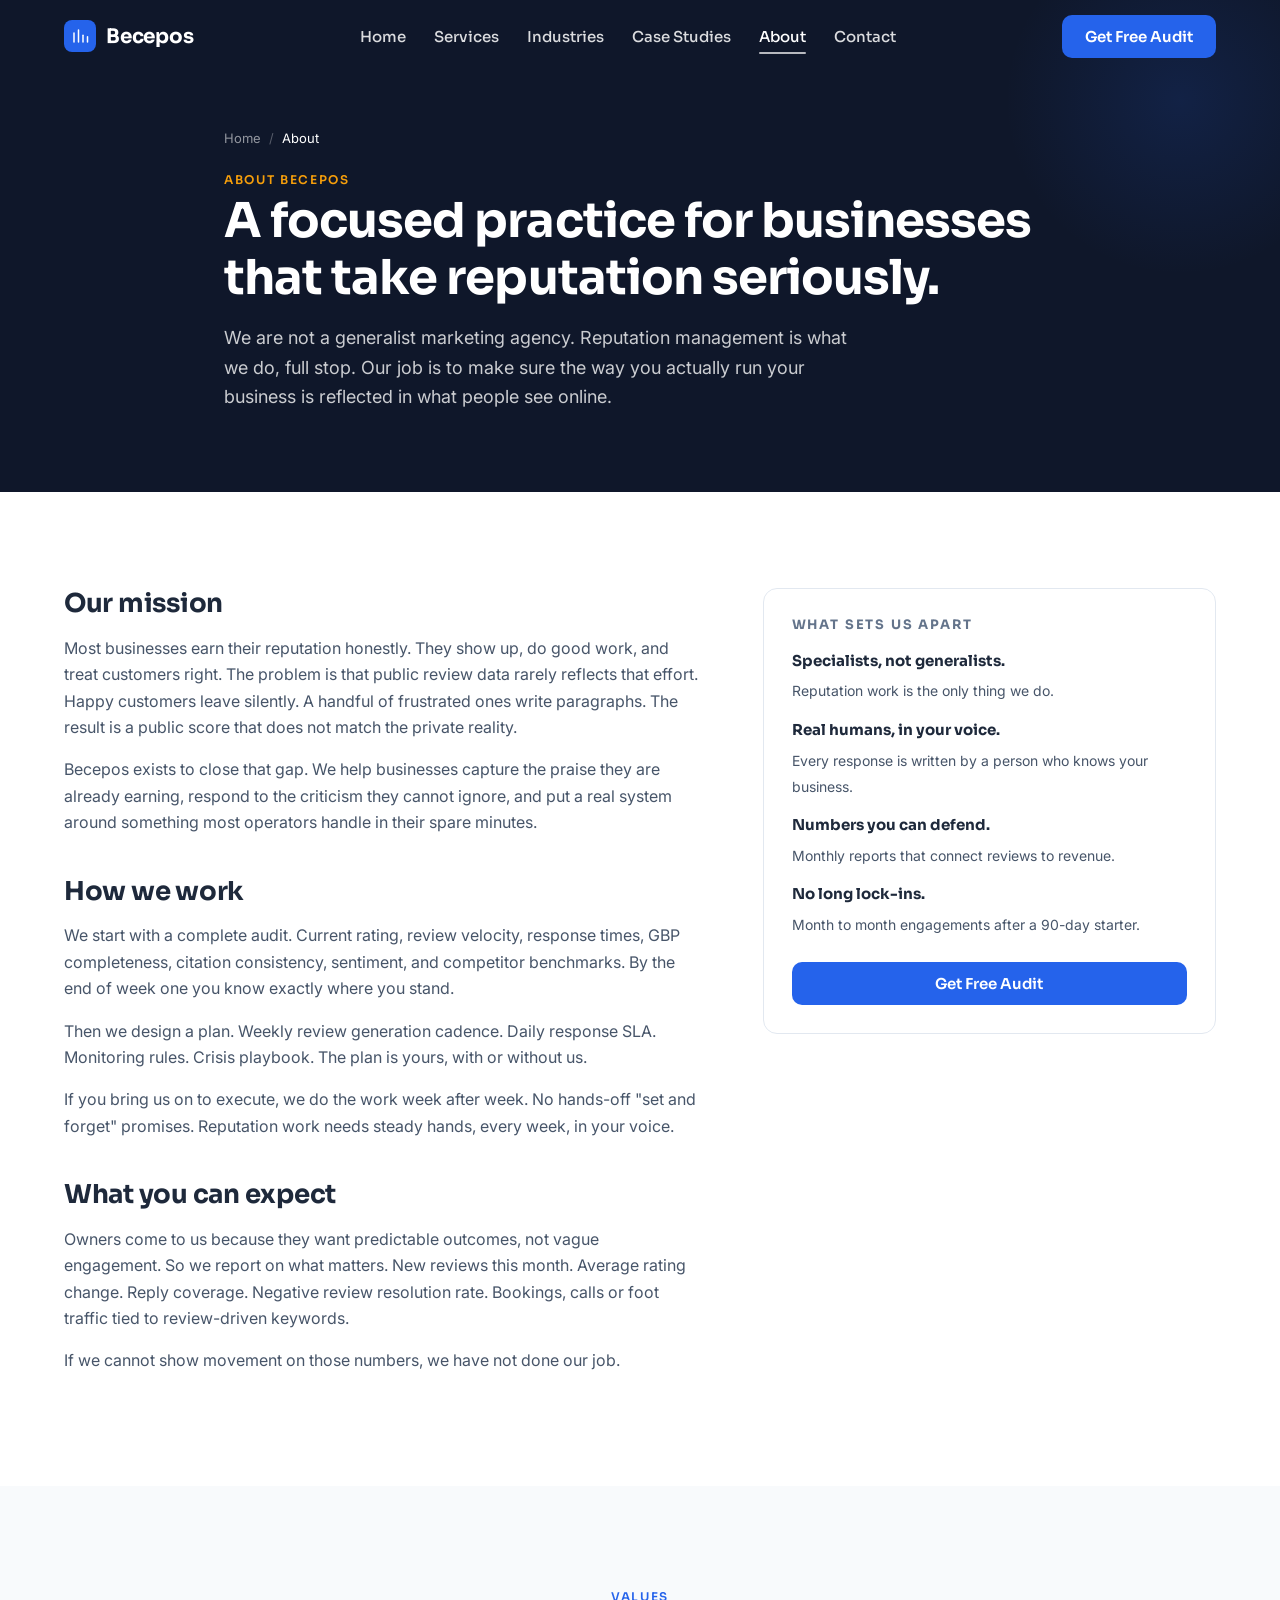
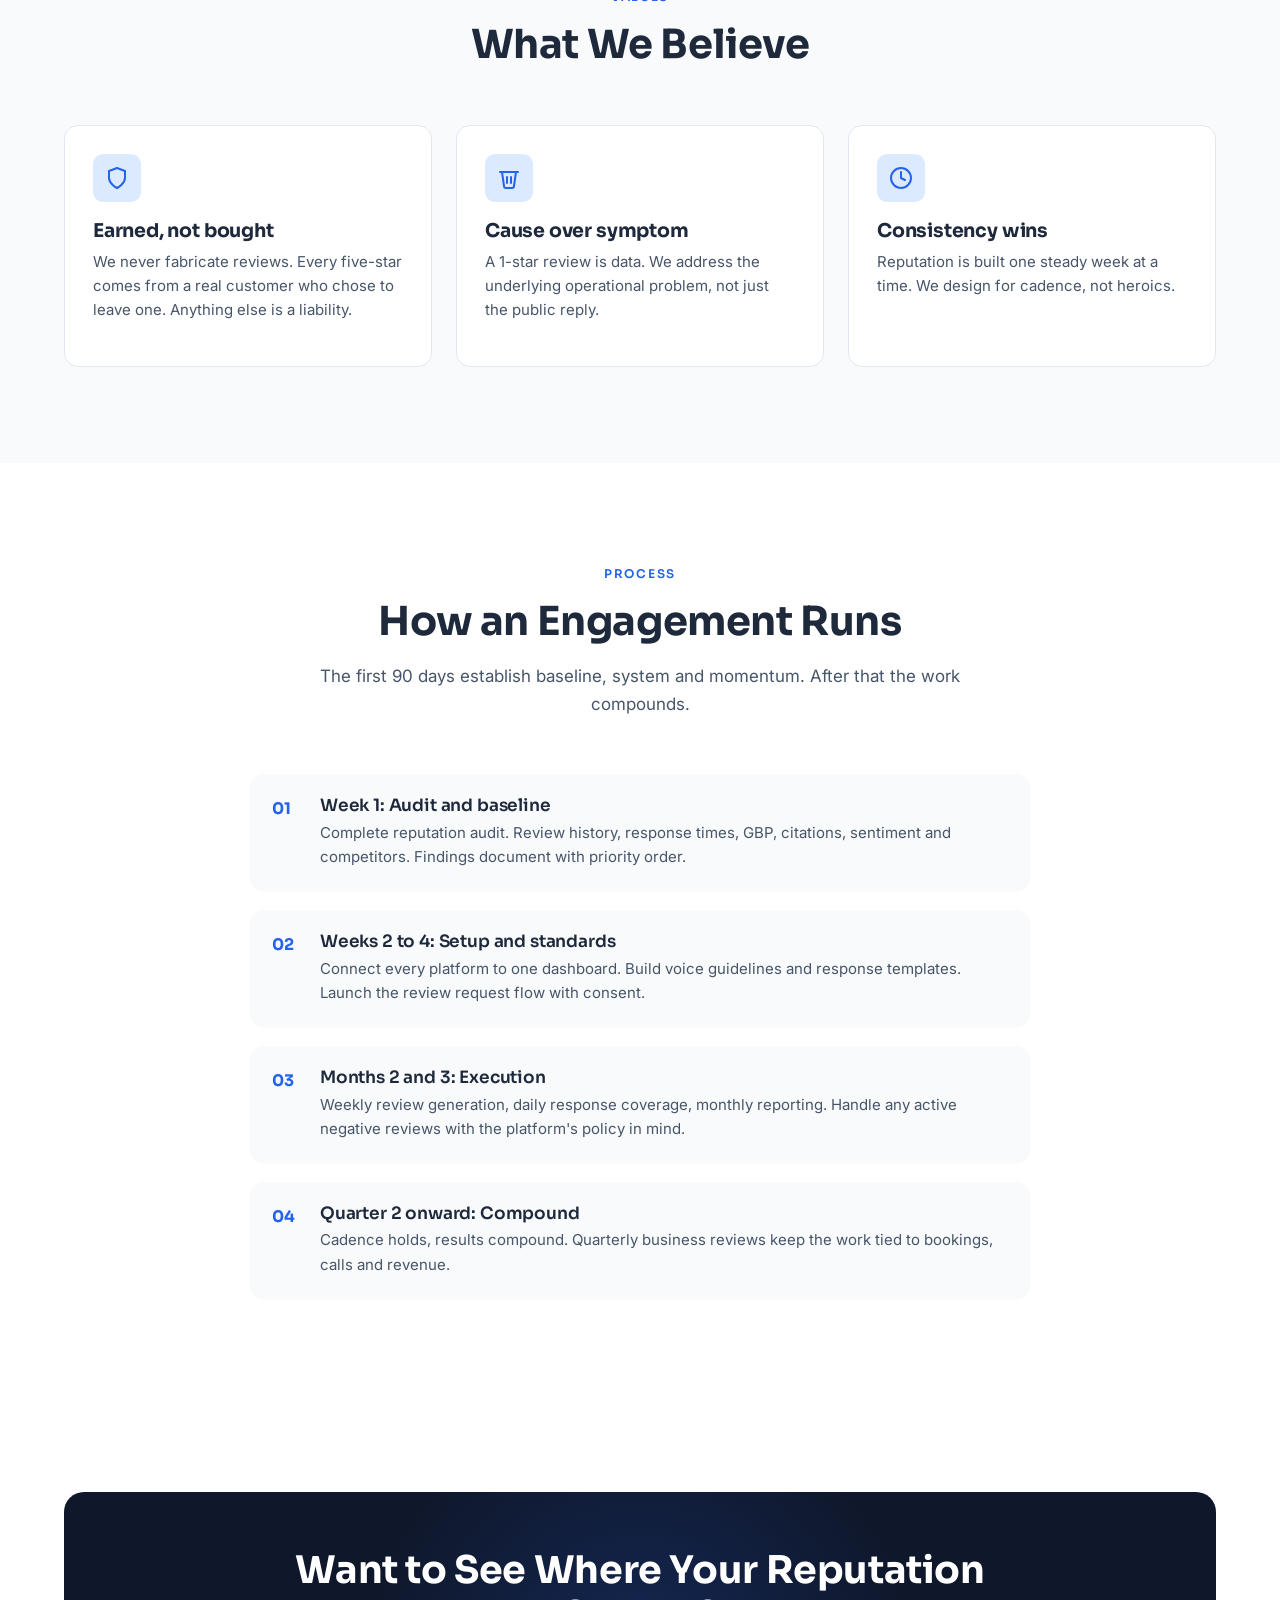
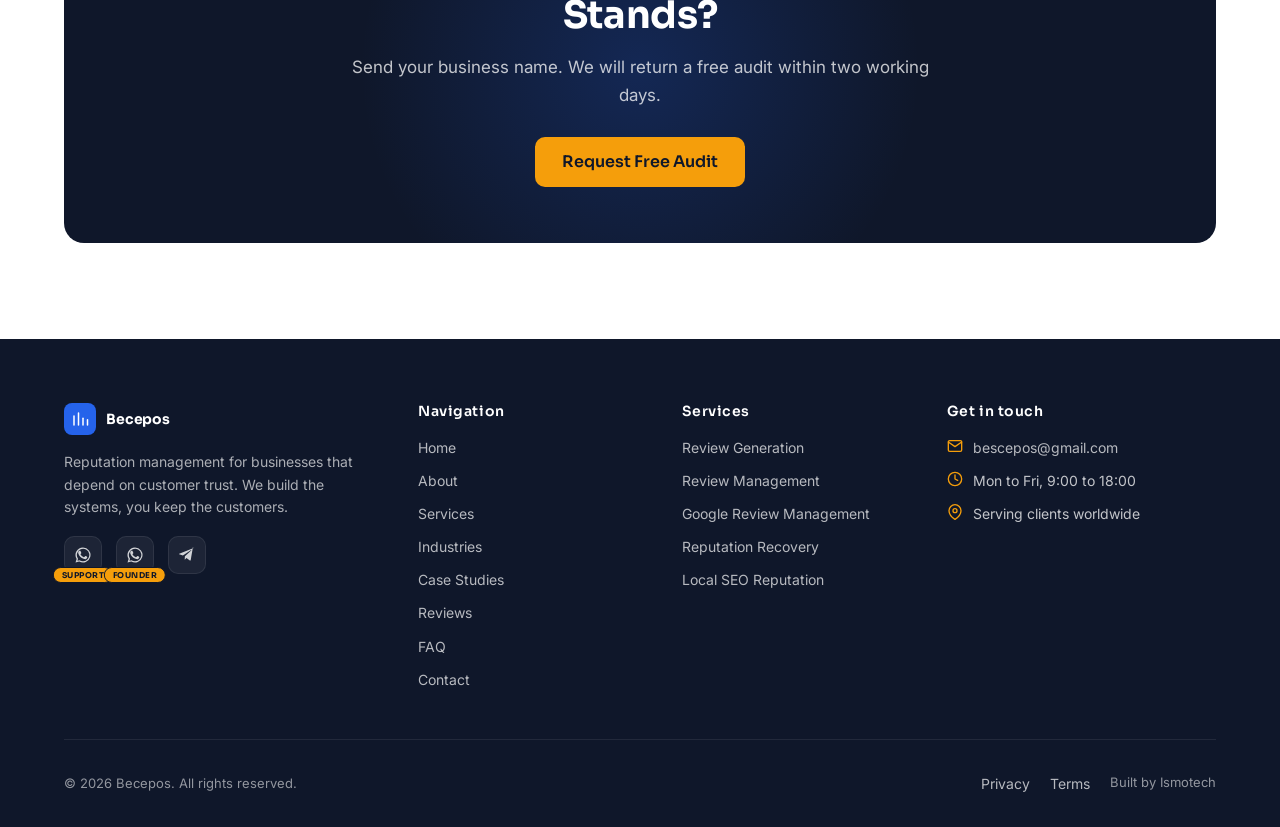
<file: about.html>
<!DOCTYPE html>
<html lang="en">
<head>
  <meta charset="UTF-8" />
  <meta name="viewport" content="width=device-width, initial-scale=1" />
  <title>About | Becepos Reputation Management</title>
  <meta name="description" content="Becepos is a focused reputation management practice. We build review generation, monitoring and recovery systems that produce results owners can measure." />
  <meta name="theme-color" content="#0F172A" />
  <link rel="canonical" href="https://becepos.com/about.html" />
  <link rel="icon" type="image/svg+xml" href="/assets/favicon.svg" />
  <meta property="og:type" content="website" />
  <meta property="og:title" content="About | Becepos" />
  <meta property="og:description" content="A focused reputation management practice for businesses that depend on customer trust." />
  <meta property="og:url" content="https://becepos.com/about.html" />
  <link rel="preconnect" href="https://fonts.googleapis.com" />
  <link rel="preconnect" href="https://fonts.gstatic.com" crossorigin />
  <link href="https://fonts.googleapis.com/css2?family=Sora:wght@500;600;700&family=Inter:wght@400;500;600&display=swap" rel="stylesheet" />
  <link rel="stylesheet" href="/css/styles.css" />
</head>
<body>
  <a class="skip-link" href="#main">Skip to content</a>

  <header class="site-header">
    <div class="container">
      <nav class="nav" aria-label="Primary">
        <a class="nav-brand" href="/" aria-label="Becepos home">
          <span class="mark" aria-hidden="true">
            <svg viewBox="0 0 24 24" fill="none" stroke="currentColor" stroke-width="2" stroke-linecap="round" stroke-linejoin="round"><path d="M4 20V8"/><path d="M10 20V4"/><path d="M16 20v-9"/><path d="M22 20V13"/></svg>
          </span>
          Becepos
        </a>
        <ul class="nav-menu">
          <li><a href="/">Home</a></li>
          <li><a href="/services.html">Services</a></li>
          <li><a href="/industries.html">Industries</a></li>
          <li><a href="/case-studies.html">Case Studies</a></li>
          <li><a href="/about.html">About</a></li>
          <li><a href="/contact.html">Contact</a></li>
        </ul>
        <a href="/contact.html#audit" class="btn btn-primary nav-cta">Get Free Audit</a>
        <button class="nav-toggle" type="button" aria-label="Open menu" aria-controls="mobile-drawer" aria-expanded="false">
          <svg viewBox="0 0 24 24" fill="none" stroke="currentColor" stroke-width="2" stroke-linecap="round" stroke-linejoin="round" aria-hidden="true"><line x1="3" y1="6" x2="21" y2="6"/><line x1="3" y1="12" x2="21" y2="12"/><line x1="3" y1="18" x2="21" y2="18"/></svg>
        </button>
      </nav>
    </div>
  </header>

  <div id="mobile-drawer" class="mobile-drawer" aria-hidden="true" role="dialog" aria-modal="true" aria-label="Site menu">
    <div class="mobile-drawer__head">
      <a class="nav-brand" href="/"><span class="mark" aria-hidden="true"><svg viewBox="0 0 24 24" fill="none" stroke="currentColor" stroke-width="2" stroke-linecap="round" stroke-linejoin="round"><path d="M4 20V8"/><path d="M10 20V4"/><path d="M16 20v-9"/><path d="M22 20V13"/></svg></span>Becepos</a>
      <button class="mobile-drawer__close" type="button" aria-label="Close menu"><svg viewBox="0 0 24 24" fill="none" stroke="currentColor" stroke-width="2" stroke-linecap="round" stroke-linejoin="round" aria-hidden="true"><line x1="18" y1="6" x2="6" y2="18"/><line x1="6" y1="6" x2="18" y2="18"/></svg></button>
    </div>
    <ul>
      <li><a href="/">Home</a></li>
      <li><a href="/services.html">Services</a></li>
      <li><a href="/industries.html">Industries</a></li>
      <li><a href="/case-studies.html">Case Studies</a></li>
      <li><a href="/about.html">About</a></li>
      <li><a href="/reviews.html">Reviews</a></li>
      <li><a href="/faq.html">FAQ</a></li>
      <li><a href="/contact.html">Contact</a></li>
    </ul>
    <a href="/contact.html#audit" class="btn btn-primary">Get Free Audit</a>
  </div>

  <main id="main">

    <section class="page-hero">
      <div class="container">
        <div class="breadcrumbs">
          <a href="/">Home</a><span class="sep">/</span><span class="here">About</span>
        </div>
        <span class="eyebrow">About Becepos</span>
        <h1>A focused practice for businesses that take reputation seriously.</h1>
        <p>We are not a generalist marketing agency. Reputation management is what we do, full stop. Our job is to make sure the way you actually run your business is reflected in what people see online.</p>
      </div>
    </section>

    <section class="section">
      <div class="container">
        <div class="split">
          <div class="prose reveal">
            <h2>Our mission</h2>
            <p>Most businesses earn their reputation honestly. They show up, do good work, and treat customers right. The problem is that public review data rarely reflects that effort. Happy customers leave silently. A handful of frustrated ones write paragraphs. The result is a public score that does not match the private reality.</p>
            <p>Becepos exists to close that gap. We help businesses capture the praise they are already earning, respond to the criticism they cannot ignore, and put a real system around something most operators handle in their spare minutes.</p>

            <h2>How we work</h2>
            <p>We start with a complete audit. Current rating, review velocity, response times, GBP completeness, citation consistency, sentiment, and competitor benchmarks. By the end of week one you know exactly where you stand.</p>
            <p>Then we design a plan. Weekly review generation cadence. Daily response SLA. Monitoring rules. Crisis playbook. The plan is yours, with or without us.</p>
            <p>If you bring us on to execute, we do the work week after week. No hands-off "set and forget" promises. Reputation work needs steady hands, every week, in your voice.</p>

            <h2>What you can expect</h2>
            <p>Owners come to us because they want predictable outcomes, not vague engagement. So we report on what matters. New reviews this month. Average rating change. Reply coverage. Negative review resolution rate. Bookings, calls or foot traffic tied to review-driven keywords.</p>
            <p>If we cannot show movement on those numbers, we have not done our job.</p>
          </div>

          <aside class="aside-card reveal">
            <h4>What sets us apart</h4>
            <ul class="prose" style="padding:0;list-style:none;display:flex;flex-direction:column;gap:14px;margin:0;">
              <li style="padding-left:0;">
                <strong style="font-family:var(--font-heading);font-size:15px;display:block;margin-bottom:4px;color:var(--c-text);">Specialists, not generalists.</strong>
                <span style="color:var(--c-text-muted);font-size:14px;">Reputation work is the only thing we do.</span>
              </li>
              <li style="padding-left:0;">
                <strong style="font-family:var(--font-heading);font-size:15px;display:block;margin-bottom:4px;color:var(--c-text);">Real humans, in your voice.</strong>
                <span style="color:var(--c-text-muted);font-size:14px;">Every response is written by a person who knows your business.</span>
              </li>
              <li style="padding-left:0;">
                <strong style="font-family:var(--font-heading);font-size:15px;display:block;margin-bottom:4px;color:var(--c-text);">Numbers you can defend.</strong>
                <span style="color:var(--c-text-muted);font-size:14px;">Monthly reports that connect reviews to revenue.</span>
              </li>
              <li style="padding-left:0;">
                <strong style="font-family:var(--font-heading);font-size:15px;display:block;margin-bottom:4px;color:var(--c-text);">No long lock-ins.</strong>
                <span style="color:var(--c-text-muted);font-size:14px;">Month to month engagements after a 90-day starter.</span>
              </li>
            </ul>
            <a href="/contact.html#audit" class="btn btn-primary" style="width:100%;margin-top:24px;">Get Free Audit</a>
          </aside>
        </div>
      </div>
    </section>

    <section class="section section--bg">
      <div class="container">
        <div class="section-head reveal">
          <span class="eyebrow">Values</span>
          <h2>What We Believe</h2>
        </div>
        <div class="grid grid-3 reveal">
          <article class="card">
            <span class="card__icon" aria-hidden="true">
              <svg viewBox="0 0 24 24" fill="none" stroke="currentColor" stroke-width="2" stroke-linecap="round" stroke-linejoin="round"><path d="M12 22s8-4 8-10V5l-8-3-8 3v7c0 6 8 10 8 10z"/></svg>
            </span>
            <h3>Earned, not bought</h3>
            <p>We never fabricate reviews. Every five-star comes from a real customer who chose to leave one. Anything else is a liability.</p>
          </article>
          <article class="card">
            <span class="card__icon" aria-hidden="true">
              <svg viewBox="0 0 24 24" fill="none" stroke="currentColor" stroke-width="2" stroke-linecap="round" stroke-linejoin="round"><polyline points="3 6 5 6 21 6"/><path d="M19 6l-2 14a2 2 0 0 1-2 2H9a2 2 0 0 1-2-2L5 6"/><path d="M10 11v6"/><path d="M14 11v6"/></svg>
            </span>
            <h3>Cause over symptom</h3>
            <p>A 1-star review is data. We address the underlying operational problem, not just the public reply.</p>
          </article>
          <article class="card">
            <span class="card__icon" aria-hidden="true">
              <svg viewBox="0 0 24 24" fill="none" stroke="currentColor" stroke-width="2" stroke-linecap="round" stroke-linejoin="round"><circle cx="12" cy="12" r="10"/><polyline points="12 6 12 12 16 14"/></svg>
            </span>
            <h3>Consistency wins</h3>
            <p>Reputation is built one steady week at a time. We design for cadence, not heroics.</p>
          </article>
        </div>
      </div>
    </section>

    <section class="section">
      <div class="container">
        <div class="section-head reveal">
          <span class="eyebrow">Process</span>
          <h2>How an Engagement Runs</h2>
          <p>The first 90 days establish baseline, system and momentum. After that the work compounds.</p>
        </div>
        <ol class="process-list reveal" style="max-width:780px;margin:0 auto;">
          <li>
            <h4>Week 1: Audit and baseline</h4>
            <p>Complete reputation audit. Review history, response times, GBP, citations, sentiment and competitors. Findings document with priority order.</p>
          </li>
          <li>
            <h4>Weeks 2 to 4: Setup and standards</h4>
            <p>Connect every platform to one dashboard. Build voice guidelines and response templates. Launch the review request flow with consent.</p>
          </li>
          <li>
            <h4>Months 2 and 3: Execution</h4>
            <p>Weekly review generation, daily response coverage, monthly reporting. Handle any active negative reviews with the platform's policy in mind.</p>
          </li>
          <li>
            <h4>Quarter 2 onward: Compound</h4>
            <p>Cadence holds, results compound. Quarterly business reviews keep the work tied to bookings, calls and revenue.</p>
          </li>
        </ol>
      </div>
    </section>

    <section class="section">
      <div class="container">
        <div class="cta-band reveal">
          <h2>Want to See Where Your Reputation Stands?</h2>
          <p>Send your business name. We will return a free audit within two working days.</p>
          <a class="btn btn-gold btn-lg" href="/contact.html#audit">Request Free Audit</a>
        </div>
      </div>
    </section>

  </main>

  <footer class="site-footer">
    <div class="container">
      <div class="footer-grid">
        <div class="footer-brand">
          <a class="nav-brand" href="/"><span class="mark" aria-hidden="true"><svg viewBox="0 0 24 24" fill="none" stroke="currentColor" stroke-width="2" stroke-linecap="round" stroke-linejoin="round"><path d="M4 20V8"/><path d="M10 20V4"/><path d="M16 20v-9"/><path d="M22 20V13"/></svg></span>Becepos</a>
          <p>Reputation management for businesses that depend on customer trust. We build the systems, you keep the customers.</p>
          <div class="footer-social"><a href="https://wa.me/447365580142" target="_blank" rel="noopener" aria-label="WhatsApp Support" class="has-flag"><svg viewBox="0 0 24 24" fill="currentColor" aria-hidden="true"><path d="M17.5 14.4c-.3-.2-1.8-.9-2.1-1-.3-.1-.5-.2-.7.2-.2.3-.8 1-1 1.2-.2.2-.4.2-.7.1-.3-.2-1.3-.5-2.5-1.6-.9-.8-1.5-1.8-1.7-2.1-.2-.3 0-.5.1-.6.1-.1.3-.4.5-.5.2-.2.2-.3.3-.5.1-.2.1-.4 0-.6-.1-.2-.7-1.7-1-2.3-.3-.6-.5-.5-.7-.5h-.6c-.2 0-.5.1-.8.4-.3.3-1 1-1 2.5s1.1 2.9 1.2 3.1c.2.2 2.1 3.3 5.1 4.6.7.3 1.3.5 1.7.6.7.2 1.3.2 1.8.1.6-.1 1.7-.7 2-1.4.3-.7.3-1.3.2-1.4-.1-.1-.3-.2-.6-.4zM12 2a10 10 0 0 0-8.5 15.2L2 22l4.9-1.4A10 10 0 1 0 12 2zm0 18.3c-1.5 0-2.9-.4-4.1-1.1l-.3-.2-3 .8.8-2.9-.2-.3a8.3 8.3 0 1 1 6.8 3.7z"/></svg><span class="flag">Support</span></a><a href="https://wa.me/2349060601693" target="_blank" rel="noopener" aria-label="WhatsApp Founder" class="has-flag"><svg viewBox="0 0 24 24" fill="currentColor" aria-hidden="true"><path d="M17.5 14.4c-.3-.2-1.8-.9-2.1-1-.3-.1-.5-.2-.7.2-.2.3-.8 1-1 1.2-.2.2-.4.2-.7.1-.3-.2-1.3-.5-2.5-1.6-.9-.8-1.5-1.8-1.7-2.1-.2-.3 0-.5.1-.6.1-.1.3-.4.5-.5.2-.2.2-.3.3-.5.1-.2.1-.4 0-.6-.1-.2-.7-1.7-1-2.3-.3-.6-.5-.5-.7-.5h-.6c-.2 0-.5.1-.8.4-.3.3-1 1-1 2.5s1.1 2.9 1.2 3.1c.2.2 2.1 3.3 5.1 4.6.7.3 1.3.5 1.7.6.7.2 1.3.2 1.8.1.6-.1 1.7-.7 2-1.4.3-.7.3-1.3.2-1.4-.1-.1-.3-.2-.6-.4zM12 2a10 10 0 0 0-8.5 15.2L2 22l4.9-1.4A10 10 0 1 0 12 2zm0 18.3c-1.5 0-2.9-.4-4.1-1.1l-.3-.2-3 .8.8-2.9-.2-.3a8.3 8.3 0 1 1 6.8 3.7z"/></svg><span class="flag">Founder</span></a><a href="https://t.me/Bescepos" target="_blank" rel="noopener" aria-label="Telegram"><svg viewBox="0 0 24 24" fill="currentColor" aria-hidden="true"><path d="M21.7 2.3 1.6 10.2c-.5.2-.6.6 0 .8l4.9 1.5L17 5.6c.5-.3.9 0 .6.4l-8.4 7.6-.3 4.4c.3 0 .5-.1.7-.3l1.7-1.7 4.5 3.3c.5.3 1 .1 1.1-.4l2.7-15.6c.2-.6-.4-1-1.1-.7Z"/></svg></a>
          </div>
        </div>
        <div>
          <h4>Navigation</h4>
          <ul>
            <li><a href="/">Home</a></li>
            <li><a href="/about.html">About</a></li>
            <li><a href="/services.html">Services</a></li>
            <li><a href="/industries.html">Industries</a></li>
            <li><a href="/case-studies.html">Case Studies</a></li>
            <li><a href="/reviews.html">Reviews</a></li>
            <li><a href="/faq.html">FAQ</a></li>
            <li><a href="/contact.html">Contact</a></li>
          </ul>
        </div>
        <div>
          <h4>Services</h4>
          <ul>
            <li><a href="/services/review-generation.html">Review Generation</a></li>
            <li><a href="/services/review-management.html">Review Management</a></li>
            <li><a href="/services/google-review-management.html">Google Review Management</a></li>
            <li><a href="/services/reputation-recovery.html">Reputation Recovery</a></li>
            <li><a href="/services/local-seo-reputation.html">Local SEO Reputation</a></li>
          </ul>
        </div>
        <div>
          <h4>Get in touch</h4>
          <div class="footer-contact">
            <div class="row"><svg viewBox="0 0 24 24" fill="none" stroke="currentColor" stroke-width="2" stroke-linecap="round" stroke-linejoin="round" aria-hidden="true"><path d="M4 4h16c1.1 0 2 .9 2 2v12c0 1.1-.9 2-2 2H4c-1.1 0-2-.9-2-2V6c0-1.1.9-2 2-2z"/><polyline points="22 6 12 13 2 6"/></svg><a href="mailto:bescepos@gmail.com">bescepos@gmail.com</a></div>
            <div class="row"><svg viewBox="0 0 24 24" fill="none" stroke="currentColor" stroke-width="2" stroke-linecap="round" stroke-linejoin="round" aria-hidden="true"><circle cx="12" cy="12" r="10"/><polyline points="12 6 12 12 16 14"/></svg><span>Mon to Fri, 9:00 to 18:00</span></div>
            <div class="row"><svg viewBox="0 0 24 24" fill="none" stroke="currentColor" stroke-width="2" stroke-linecap="round" stroke-linejoin="round" aria-hidden="true"><path d="M21 10c0 7-9 13-9 13s-9-6-9-13a9 9 0 0 1 18 0z"/><circle cx="12" cy="10" r="3"/></svg><span>Serving clients worldwide</span></div>
          </div>
        </div>
      </div>
      <div class="footer-bottom">
        <div>© <span data-year>2026</span> Becepos. All rights reserved.</div>
        <div class="footer-bottom__links">
          <a href="/privacy.html">Privacy</a>
          <a href="/terms.html">Terms</a>
          <span>Built by Ismotech</span>
        </div>
      </div>
    </div>
  </footer>

  <script src="/js/main.js"></script>
</body>
</html>
</file>
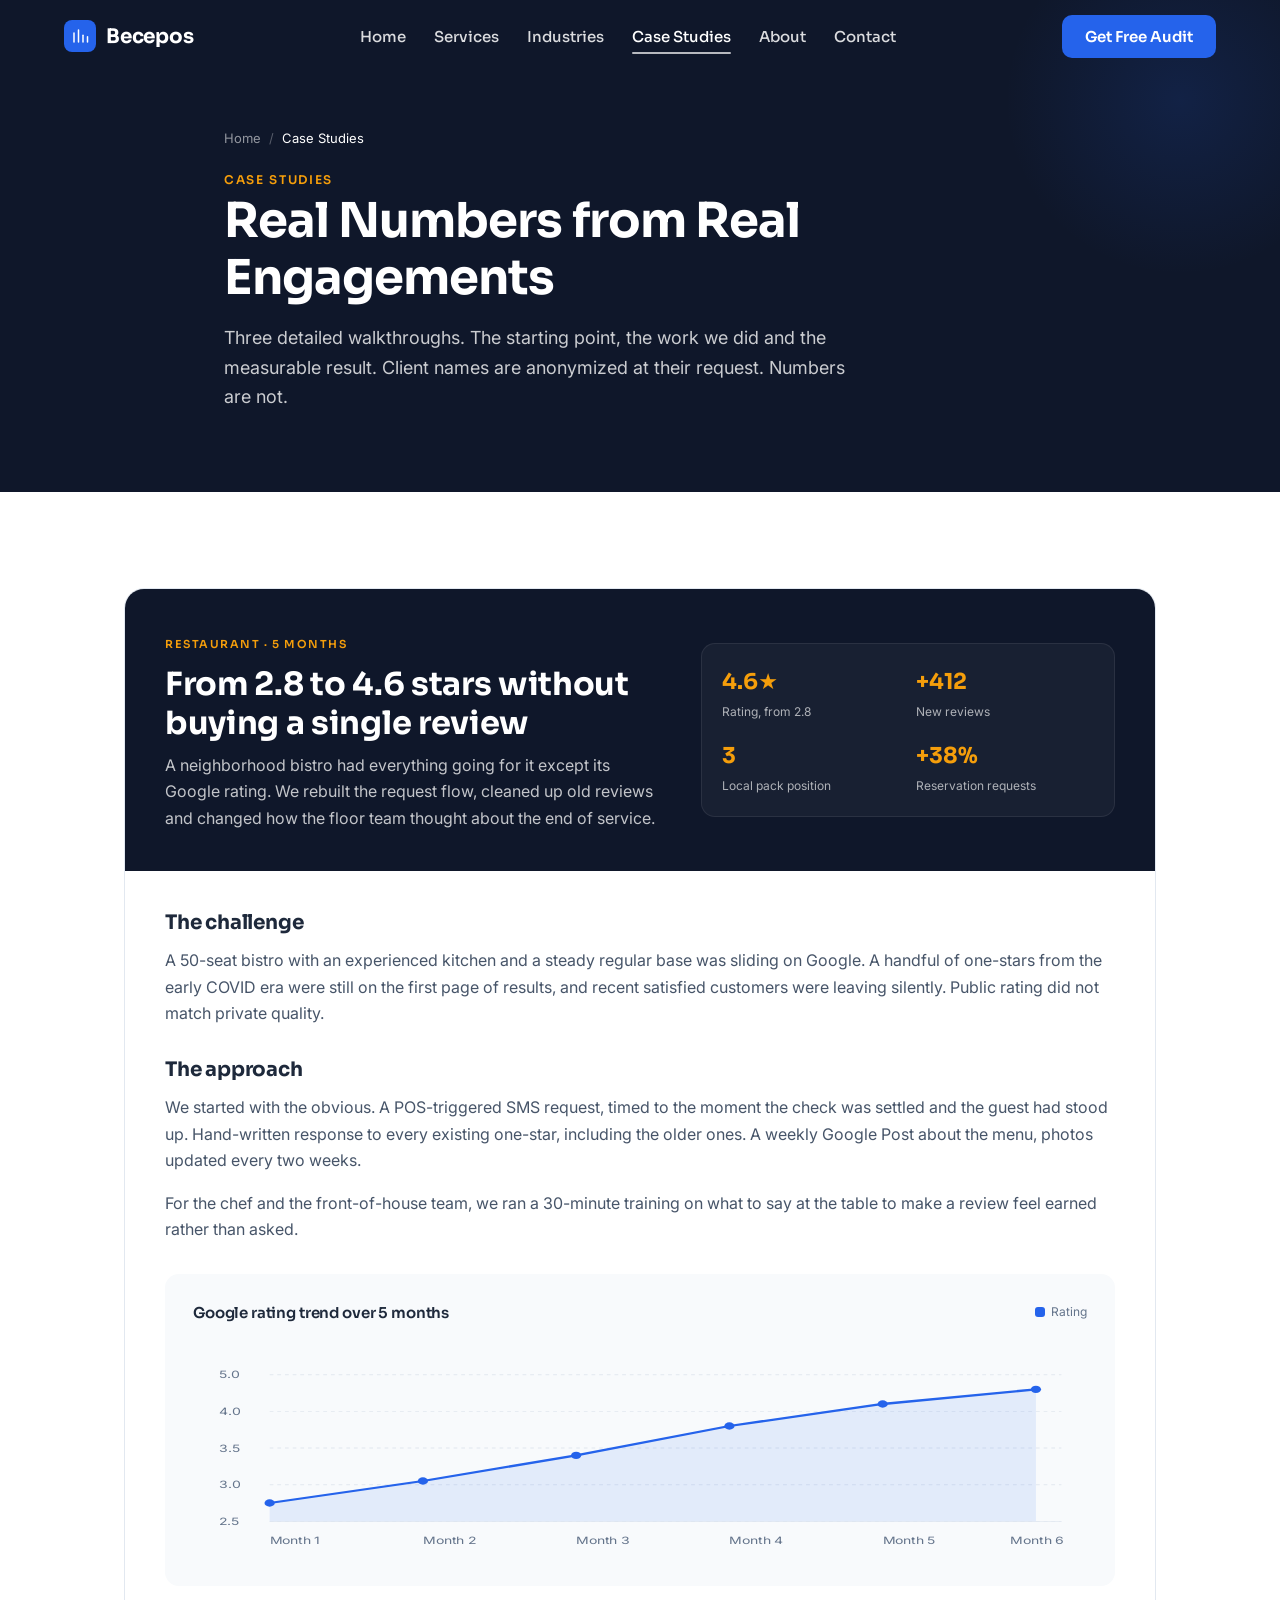
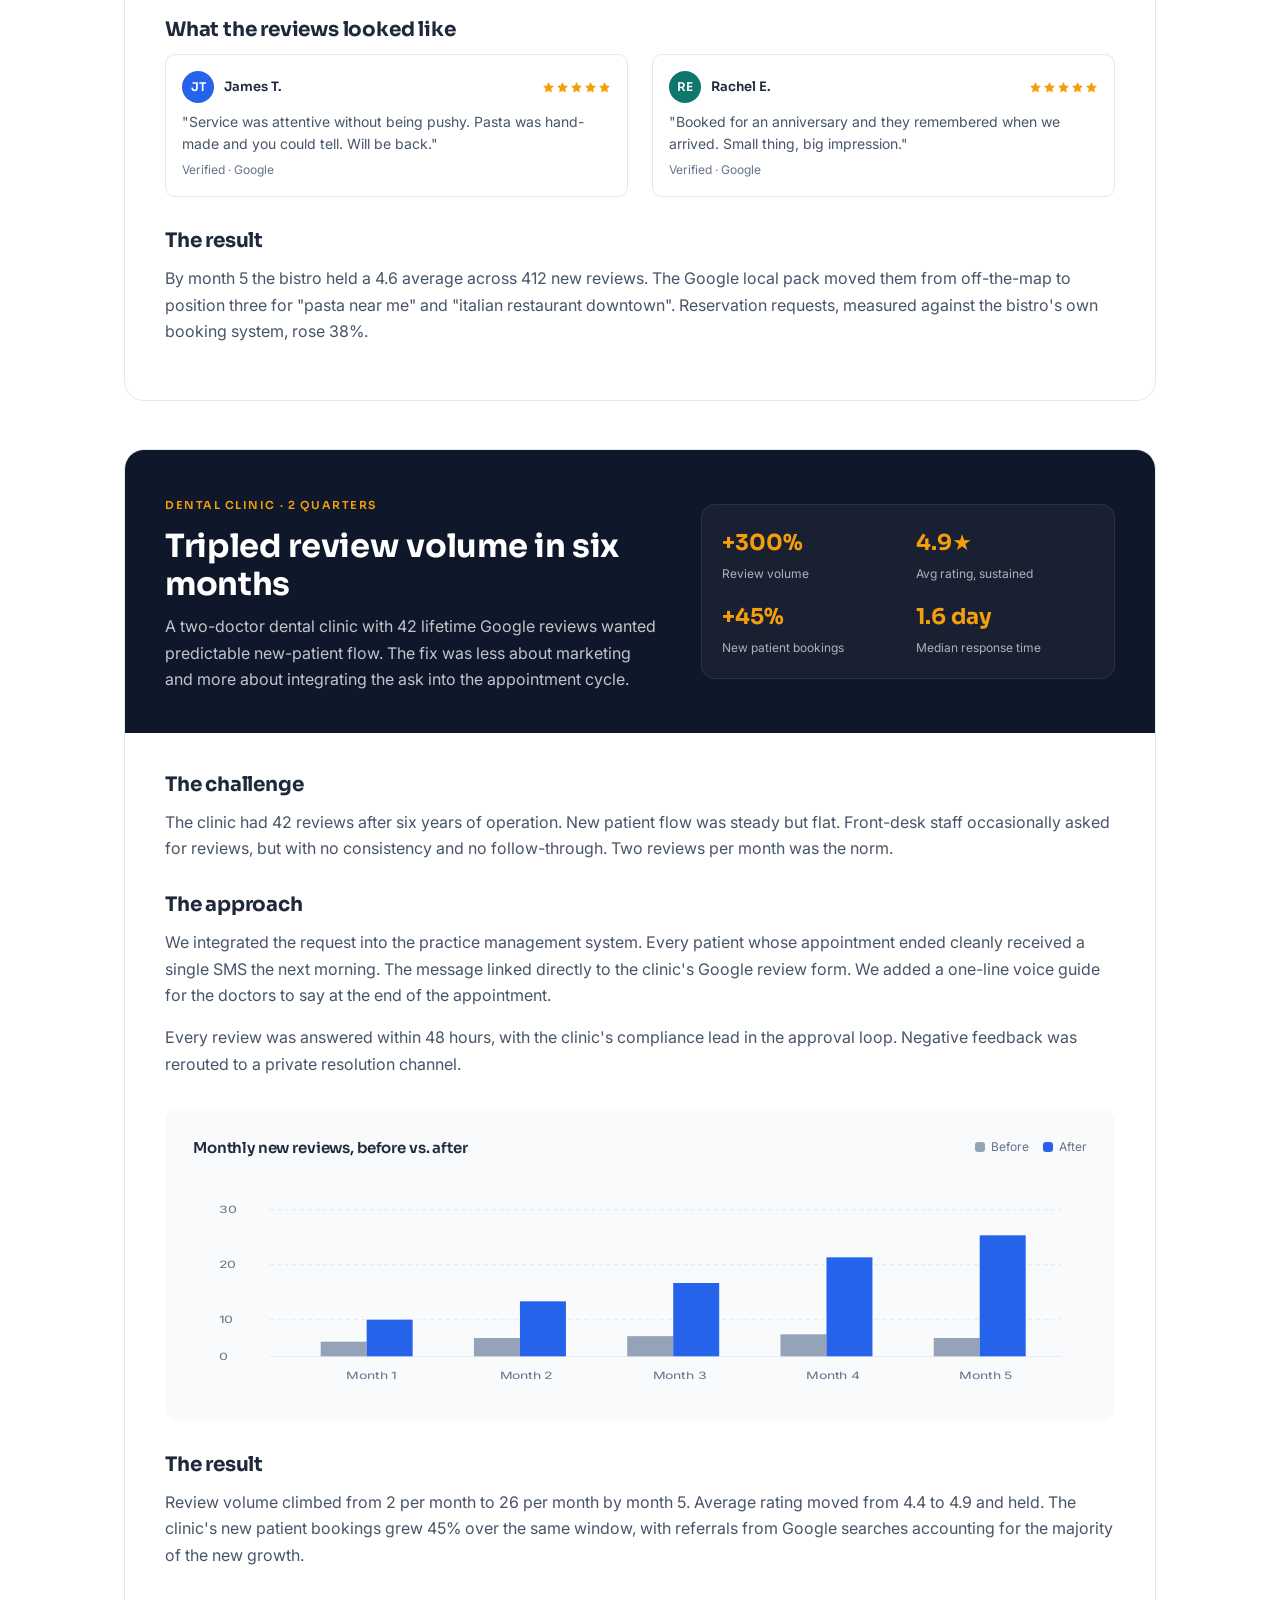
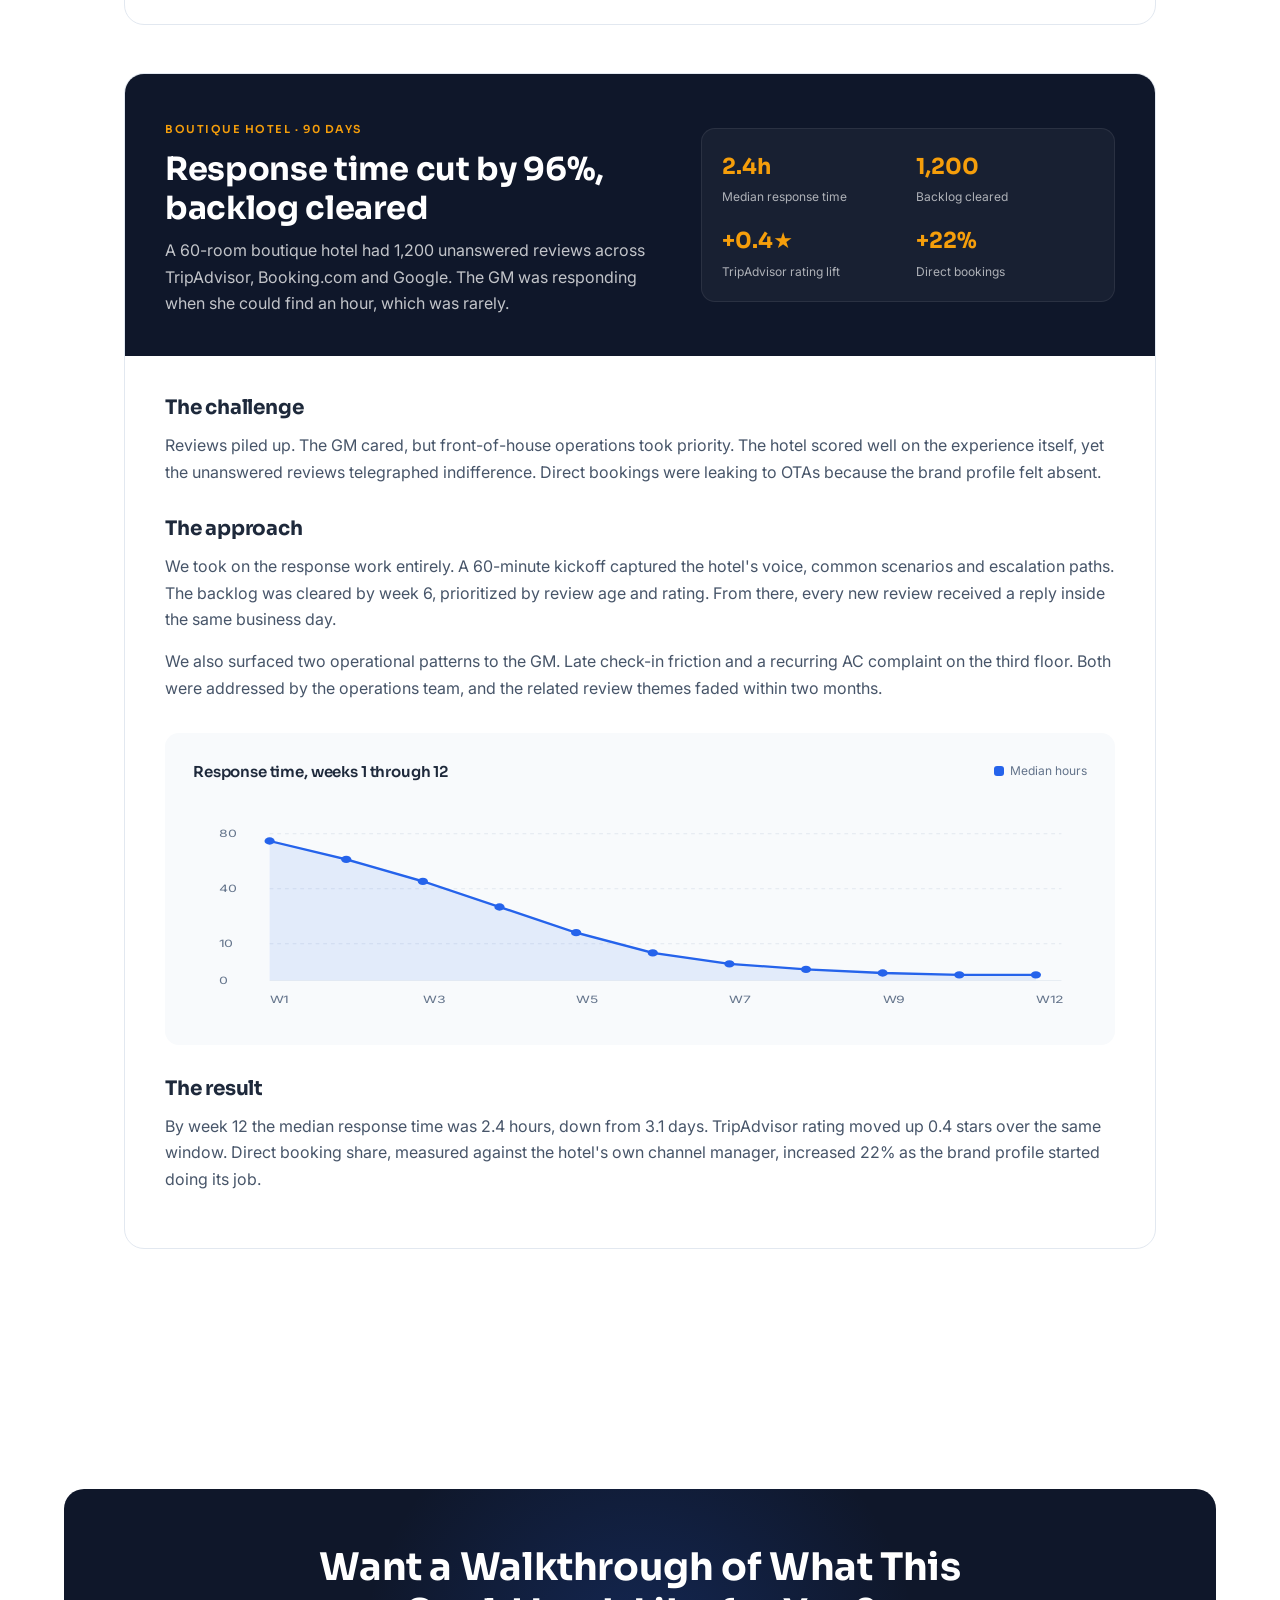
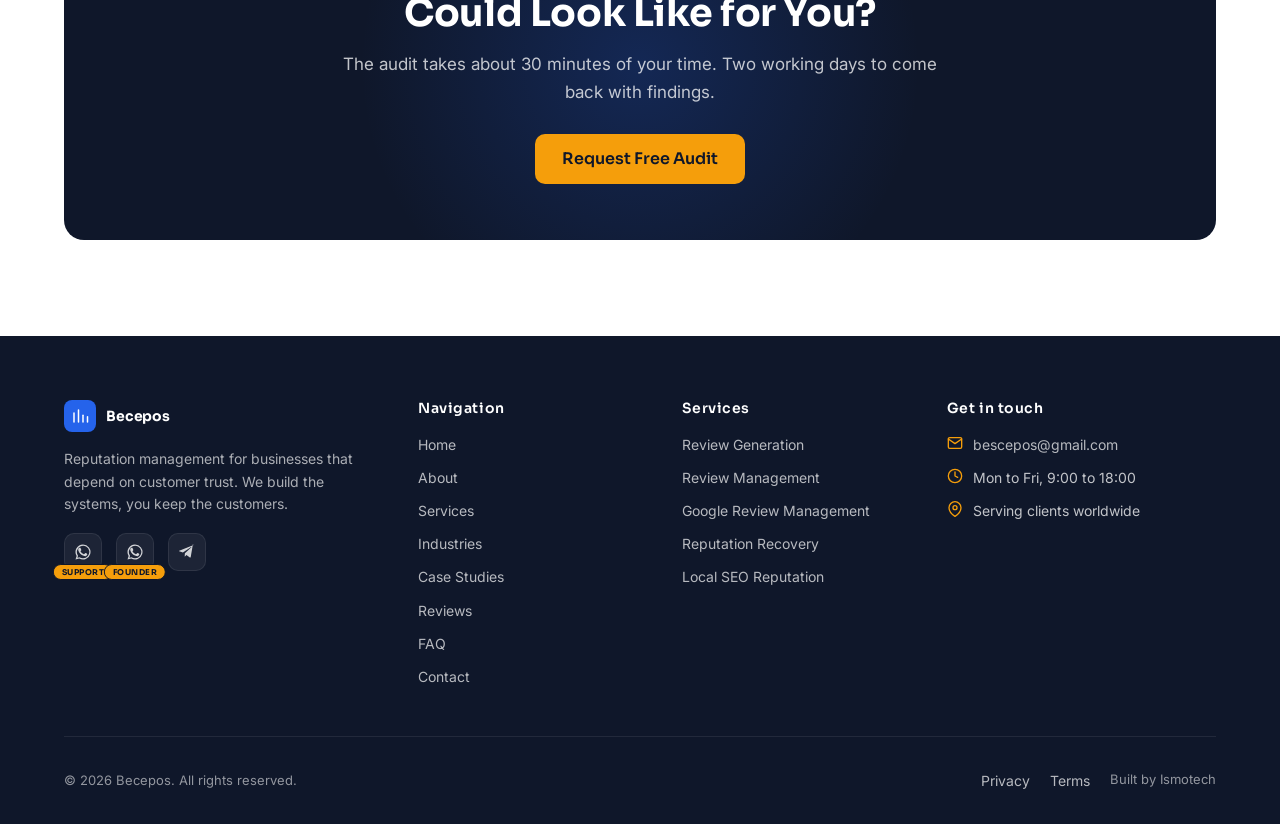
<file: case-studies.html>
<!DOCTYPE html>
<html lang="en">
<head>
  <meta charset="UTF-8" />
  <meta name="viewport" content="width=device-width, initial-scale=1" />
  <title>Case Studies | Becepos Reputation Management</title>
  <meta name="description" content="Detailed case studies showing before and after results across restaurants, dental clinics and hotels. Real numbers, real methodology." />
  <meta name="theme-color" content="#0F172A" />
  <link rel="canonical" href="https://becepos.com/case-studies.html" />
  <link rel="icon" type="image/svg+xml" href="/assets/favicon.svg" />
  <meta property="og:type" content="website" />
  <meta property="og:title" content="Case Studies | Becepos" />
  <meta property="og:description" content="Detailed before and after case studies with the methodology behind the numbers." />
  <meta property="og:url" content="https://becepos.com/case-studies.html" />
  <link rel="preconnect" href="https://fonts.googleapis.com" />
  <link rel="preconnect" href="https://fonts.gstatic.com" crossorigin />
  <link href="https://fonts.googleapis.com/css2?family=Sora:wght@500;600;700&family=Inter:wght@400;500;600&display=swap" rel="stylesheet" />
  <link rel="stylesheet" href="/css/styles.css" />
</head>
<body>
  <a class="skip-link" href="#main">Skip to content</a>

  <header class="site-header">
    <div class="container">
      <nav class="nav" aria-label="Primary">
        <a class="nav-brand" href="/" aria-label="Becepos home"><span class="mark" aria-hidden="true"><svg viewBox="0 0 24 24" fill="none" stroke="currentColor" stroke-width="2" stroke-linecap="round" stroke-linejoin="round"><path d="M4 20V8"/><path d="M10 20V4"/><path d="M16 20v-9"/><path d="M22 20V13"/></svg></span>Becepos</a>
        <ul class="nav-menu">
          <li><a href="/">Home</a></li>
          <li><a href="/services.html">Services</a></li>
          <li><a href="/industries.html">Industries</a></li>
          <li><a href="/case-studies.html">Case Studies</a></li>
          <li><a href="/about.html">About</a></li>
          <li><a href="/contact.html">Contact</a></li>
        </ul>
        <a href="/contact.html#audit" class="btn btn-primary nav-cta">Get Free Audit</a>
        <button class="nav-toggle" type="button" aria-label="Open menu" aria-controls="mobile-drawer" aria-expanded="false">
          <svg viewBox="0 0 24 24" fill="none" stroke="currentColor" stroke-width="2" stroke-linecap="round" stroke-linejoin="round" aria-hidden="true"><line x1="3" y1="6" x2="21" y2="6"/><line x1="3" y1="12" x2="21" y2="12"/><line x1="3" y1="18" x2="21" y2="18"/></svg>
        </button>
      </nav>
    </div>
  </header>

  <div id="mobile-drawer" class="mobile-drawer" aria-hidden="true" role="dialog" aria-modal="true" aria-label="Site menu">
    <div class="mobile-drawer__head">
      <a class="nav-brand" href="/"><span class="mark" aria-hidden="true"><svg viewBox="0 0 24 24" fill="none" stroke="currentColor" stroke-width="2" stroke-linecap="round" stroke-linejoin="round"><path d="M4 20V8"/><path d="M10 20V4"/><path d="M16 20v-9"/><path d="M22 20V13"/></svg></span>Becepos</a>
      <button class="mobile-drawer__close" type="button" aria-label="Close menu"><svg viewBox="0 0 24 24" fill="none" stroke="currentColor" stroke-width="2" stroke-linecap="round" stroke-linejoin="round" aria-hidden="true"><line x1="18" y1="6" x2="6" y2="18"/><line x1="6" y1="6" x2="18" y2="18"/></svg></button>
    </div>
    <ul>
      <li><a href="/">Home</a></li>
      <li><a href="/services.html">Services</a></li>
      <li><a href="/industries.html">Industries</a></li>
      <li><a href="/case-studies.html">Case Studies</a></li>
      <li><a href="/about.html">About</a></li>
      <li><a href="/reviews.html">Reviews</a></li>
      <li><a href="/faq.html">FAQ</a></li>
      <li><a href="/contact.html">Contact</a></li>
    </ul>
    <a href="/contact.html#audit" class="btn btn-primary">Get Free Audit</a>
  </div>

  <main id="main">

    <section class="page-hero">
      <div class="container">
        <div class="breadcrumbs"><a href="/">Home</a><span class="sep">/</span><span class="here">Case Studies</span></div>
        <span class="eyebrow">Case Studies</span>
        <h1>Real Numbers from Real Engagements</h1>
        <p>Three detailed walkthroughs. The starting point, the work we did and the measurable result. Client names are anonymized at their request. Numbers are not.</p>
      </div>
    </section>

    <section class="section">
      <div class="container" style="max-width:1080px;">

        <article class="case reveal">
          <div class="case__head">
            <div>
              <span class="tag">Restaurant · 5 months</span>
              <h2>From 2.8 to 4.6 stars without buying a single review</h2>
              <p>A neighborhood bistro had everything going for it except its Google rating. We rebuilt the request flow, cleaned up old reviews and changed how the floor team thought about the end of service.</p>
            </div>
            <div class="case__head-stats">
              <div><div class="v">4.6★</div><div class="l">Rating, from 2.8</div></div>
              <div><div class="v">+412</div><div class="l">New reviews</div></div>
              <div><div class="v">3</div><div class="l">Local pack position</div></div>
              <div><div class="v">+38%</div><div class="l">Reservation requests</div></div>
            </div>
          </div>
          <div class="case__body">
            <h3>The challenge</h3>
            <p>A 50-seat bistro with an experienced kitchen and a steady regular base was sliding on Google. A handful of one-stars from the early COVID era were still on the first page of results, and recent satisfied customers were leaving silently. Public rating did not match private quality.</p>

            <h3>The approach</h3>
            <p>We started with the obvious. A POS-triggered SMS request, timed to the moment the check was settled and the guest had stood up. Hand-written response to every existing one-star, including the older ones. A weekly Google Post about the menu, photos updated every two weeks.</p>
            <p>For the chef and the front-of-house team, we ran a 30-minute training on what to say at the table to make a review feel earned rather than asked.</p>

            <div class="case__chart">
              <div class="case__chart-head">
                <h4>Google rating trend over 5 months</h4>
                <div class="legend"><span><span class="sw" style="background:var(--c-blue)"></span>Rating</span></div>
              </div>
              <svg viewBox="0 0 700 240" preserveAspectRatio="none" aria-hidden="true">
                <line class="gridline" x1="60" y1="40" x2="680" y2="40"/>
                <line class="gridline" x1="60" y1="80" x2="680" y2="80"/>
                <line class="gridline" x1="60" y1="120" x2="680" y2="120"/>
                <line class="gridline" x1="60" y1="160" x2="680" y2="160"/>
                <line class="gridline" x1="60" y1="200" x2="680" y2="200"/>
                <line class="axis" x1="60" y1="200" x2="680" y2="200"/>
                <text class="label" x="20" y="44">5.0</text>
                <text class="label" x="20" y="84">4.0</text>
                <text class="label" x="20" y="124">3.5</text>
                <text class="label" x="20" y="164">3.0</text>
                <text class="label" x="20" y="204">2.5</text>
                <text class="label" x="60" y="225">Month 1</text>
                <text class="label" x="180" y="225">Month 2</text>
                <text class="label" x="300" y="225">Month 3</text>
                <text class="label" x="420" y="225">Month 4</text>
                <text class="label" x="540" y="225">Month 5</text>
                <text class="label" x="640" y="225">Month 6</text>
                <path class="line-area" d="M60,180 L180,156 L300,128 L420,96 L540,72 L660,56 L660,200 L60,200 Z"/>
                <path class="line-trend" d="M60,180 L180,156 L300,128 L420,96 L540,72 L660,56"/>
                <g class="data-point" data-label="Month 1" data-value="2.8 stars"><circle class="hit" cx="60" cy="180" r="16"/><circle class="dot" cx="60" cy="180" r="4"/></g>
                <g class="data-point" data-label="Month 2" data-value="3.1 stars"><circle class="hit" cx="180" cy="156" r="16"/><circle class="dot" cx="180" cy="156" r="4"/></g>
                <g class="data-point" data-label="Month 3" data-value="3.5 stars"><circle class="hit" cx="300" cy="128" r="16"/><circle class="dot" cx="300" cy="128" r="4"/></g>
                <g class="data-point" data-label="Month 4" data-value="3.9 stars"><circle class="hit" cx="420" cy="96" r="16"/><circle class="dot" cx="420" cy="96" r="4"/></g>
                <g class="data-point" data-label="Month 5" data-value="4.3 stars"><circle class="hit" cx="540" cy="72" r="16"/><circle class="dot" cx="540" cy="72" r="4"/></g>
                <g class="data-point" data-label="Month 6" data-value="4.6 stars"><circle class="hit" cx="660" cy="56" r="16"/><circle class="dot" cx="660" cy="56" r="4"/></g>
              </svg>
            </div>

            <h3>What the reviews looked like</h3>
            <div class="grid grid-2">
              <div class="review-screenshot">
                <div class="review-screenshot__head">
                  <div class="review-screenshot__name"><span class="avatar avatar-a">JT</span>James T.</div>
                  <span class="review-screenshot__stars">
                    <svg viewBox="0 0 24 24" fill="currentColor"><polygon points="12 2 15.09 8.26 22 9.27 17 14.14 18.18 21.02 12 17.77 5.82 21.02 7 14.14 2 9.27 8.91 8.26"/></svg>
                    <svg viewBox="0 0 24 24" fill="currentColor"><polygon points="12 2 15.09 8.26 22 9.27 17 14.14 18.18 21.02 12 17.77 5.82 21.02 7 14.14 2 9.27 8.91 8.26"/></svg>
                    <svg viewBox="0 0 24 24" fill="currentColor"><polygon points="12 2 15.09 8.26 22 9.27 17 14.14 18.18 21.02 12 17.77 5.82 21.02 7 14.14 2 9.27 8.91 8.26"/></svg>
                    <svg viewBox="0 0 24 24" fill="currentColor"><polygon points="12 2 15.09 8.26 22 9.27 17 14.14 18.18 21.02 12 17.77 5.82 21.02 7 14.14 2 9.27 8.91 8.26"/></svg>
                    <svg viewBox="0 0 24 24" fill="currentColor"><polygon points="12 2 15.09 8.26 22 9.27 17 14.14 18.18 21.02 12 17.77 5.82 21.02 7 14.14 2 9.27 8.91 8.26"/></svg>
                  </span>
                </div>
                <p>"Service was attentive without being pushy. Pasta was hand-made and you could tell. Will be back."</p>
                <div class="review-screenshot__meta">Verified · Google</div>
              </div>
              <div class="review-screenshot">
                <div class="review-screenshot__head">
                  <div class="review-screenshot__name"><span class="avatar avatar-b">RE</span>Rachel E.</div>
                  <span class="review-screenshot__stars">
                    <svg viewBox="0 0 24 24" fill="currentColor"><polygon points="12 2 15.09 8.26 22 9.27 17 14.14 18.18 21.02 12 17.77 5.82 21.02 7 14.14 2 9.27 8.91 8.26"/></svg>
                    <svg viewBox="0 0 24 24" fill="currentColor"><polygon points="12 2 15.09 8.26 22 9.27 17 14.14 18.18 21.02 12 17.77 5.82 21.02 7 14.14 2 9.27 8.91 8.26"/></svg>
                    <svg viewBox="0 0 24 24" fill="currentColor"><polygon points="12 2 15.09 8.26 22 9.27 17 14.14 18.18 21.02 12 17.77 5.82 21.02 7 14.14 2 9.27 8.91 8.26"/></svg>
                    <svg viewBox="0 0 24 24" fill="currentColor"><polygon points="12 2 15.09 8.26 22 9.27 17 14.14 18.18 21.02 12 17.77 5.82 21.02 7 14.14 2 9.27 8.91 8.26"/></svg>
                    <svg viewBox="0 0 24 24" fill="currentColor"><polygon points="12 2 15.09 8.26 22 9.27 17 14.14 18.18 21.02 12 17.77 5.82 21.02 7 14.14 2 9.27 8.91 8.26"/></svg>
                  </span>
                </div>
                <p>"Booked for an anniversary and they remembered when we arrived. Small thing, big impression."</p>
                <div class="review-screenshot__meta">Verified · Google</div>
              </div>
            </div>

            <h3>The result</h3>
            <p>By month 5 the bistro held a 4.6 average across 412 new reviews. The Google local pack moved them from off-the-map to position three for "pasta near me" and "italian restaurant downtown". Reservation requests, measured against the bistro's own booking system, rose 38%.</p>
          </div>
        </article>

        <article class="case reveal">
          <div class="case__head">
            <div>
              <span class="tag">Dental clinic · 2 quarters</span>
              <h2>Tripled review volume in six months</h2>
              <p>A two-doctor dental clinic with 42 lifetime Google reviews wanted predictable new-patient flow. The fix was less about marketing and more about integrating the ask into the appointment cycle.</p>
            </div>
            <div class="case__head-stats">
              <div><div class="v">+300%</div><div class="l">Review volume</div></div>
              <div><div class="v">4.9★</div><div class="l">Avg rating, sustained</div></div>
              <div><div class="v">+45%</div><div class="l">New patient bookings</div></div>
              <div><div class="v">1.6 day</div><div class="l">Median response time</div></div>
            </div>
          </div>
          <div class="case__body">
            <h3>The challenge</h3>
            <p>The clinic had 42 reviews after six years of operation. New patient flow was steady but flat. Front-desk staff occasionally asked for reviews, but with no consistency and no follow-through. Two reviews per month was the norm.</p>

            <h3>The approach</h3>
            <p>We integrated the request into the practice management system. Every patient whose appointment ended cleanly received a single SMS the next morning. The message linked directly to the clinic's Google review form. We added a one-line voice guide for the doctors to say at the end of the appointment.</p>
            <p>Every review was answered within 48 hours, with the clinic's compliance lead in the approval loop. Negative feedback was rerouted to a private resolution channel.</p>

            <div class="case__chart">
              <div class="case__chart-head">
                <h4>Monthly new reviews, before vs. after</h4>
                <div class="legend">
                  <span><span class="sw" style="background:#94A3B8"></span>Before</span>
                  <span><span class="sw" style="background:#2563EB"></span>After</span>
                </div>
              </div>
              <svg viewBox="0 0 700 240" preserveAspectRatio="none" aria-hidden="true">
                <line class="gridline" x1="60" y1="40" x2="680" y2="40"/>
                <line class="gridline" x1="60" y1="100" x2="680" y2="100"/>
                <line class="gridline" x1="60" y1="160" x2="680" y2="160"/>
                <line class="axis" x1="60" y1="200" x2="680" y2="200"/>
                <text class="label" x="20" y="44">30</text>
                <text class="label" x="20" y="104">20</text>
                <text class="label" x="20" y="164">10</text>
                <text class="label" x="20" y="204">0</text>
                <rect class="bar-before data-point" data-label="Month 1, before" data-value="3 reviews" x="100" y="184" width="36" height="16"/>
                <rect class="bar-after  data-point" data-label="Month 1, after"  data-value="7 reviews"  x="136" y="160" width="36" height="40"/>
                <rect class="bar-before data-point" data-label="Month 2, before" data-value="3 reviews" x="220" y="180" width="36" height="20"/>
                <rect class="bar-after  data-point" data-label="Month 2, after"  data-value="11 reviews" x="256" y="140" width="36" height="60"/>
                <rect class="bar-before data-point" data-label="Month 3, before" data-value="4 reviews" x="340" y="178" width="36" height="22"/>
                <rect class="bar-after  data-point" data-label="Month 3, after"  data-value="15 reviews" x="376" y="120" width="36" height="80"/>
                <rect class="bar-before data-point" data-label="Month 4, before" data-value="4 reviews" x="460" y="176" width="36" height="24"/>
                <rect class="bar-after  data-point" data-label="Month 4, after"  data-value="20 reviews" x="496" y="92"  width="36" height="108"/>
                <rect class="bar-before data-point" data-label="Month 5, before" data-value="4 reviews" x="580" y="180" width="36" height="20"/>
                <rect class="bar-after  data-point" data-label="Month 5, after"  data-value="26 reviews" x="616" y="68"  width="36" height="132"/>
                <text class="label" x="120" y="225">Month 1</text>
                <text class="label" x="240" y="225">Month 2</text>
                <text class="label" x="360" y="225">Month 3</text>
                <text class="label" x="480" y="225">Month 4</text>
                <text class="label" x="600" y="225">Month 5</text>
              </svg>
            </div>

            <h3>The result</h3>
            <p>Review volume climbed from 2 per month to 26 per month by month 5. Average rating moved from 4.4 to 4.9 and held. The clinic's new patient bookings grew 45% over the same window, with referrals from Google searches accounting for the majority of the new growth.</p>
          </div>
        </article>

        <article class="case reveal">
          <div class="case__head">
            <div>
              <span class="tag">Boutique hotel · 90 days</span>
              <h2>Response time cut by 96%, backlog cleared</h2>
              <p>A 60-room boutique hotel had 1,200 unanswered reviews across TripAdvisor, Booking.com and Google. The GM was responding when she could find an hour, which was rarely.</p>
            </div>
            <div class="case__head-stats">
              <div><div class="v">2.4h</div><div class="l">Median response time</div></div>
              <div><div class="v">1,200</div><div class="l">Backlog cleared</div></div>
              <div><div class="v">+0.4★</div><div class="l">TripAdvisor rating lift</div></div>
              <div><div class="v">+22%</div><div class="l">Direct bookings</div></div>
            </div>
          </div>
          <div class="case__body">
            <h3>The challenge</h3>
            <p>Reviews piled up. The GM cared, but front-of-house operations took priority. The hotel scored well on the experience itself, yet the unanswered reviews telegraphed indifference. Direct bookings were leaking to OTAs because the brand profile felt absent.</p>

            <h3>The approach</h3>
            <p>We took on the response work entirely. A 60-minute kickoff captured the hotel's voice, common scenarios and escalation paths. The backlog was cleared by week 6, prioritized by review age and rating. From there, every new review received a reply inside the same business day.</p>
            <p>We also surfaced two operational patterns to the GM. Late check-in friction and a recurring AC complaint on the third floor. Both were addressed by the operations team, and the related review themes faded within two months.</p>

            <div class="case__chart">
              <div class="case__chart-head">
                <h4>Response time, weeks 1 through 12</h4>
                <div class="legend"><span><span class="sw" style="background:var(--c-blue)"></span>Median hours</span></div>
              </div>
              <svg viewBox="0 0 700 240" preserveAspectRatio="none" aria-hidden="true">
                <line class="gridline" x1="60" y1="40" x2="680" y2="40"/>
                <line class="gridline" x1="60" y1="100" x2="680" y2="100"/>
                <line class="gridline" x1="60" y1="160" x2="680" y2="160"/>
                <line class="axis" x1="60" y1="200" x2="680" y2="200"/>
                <text class="label" x="20" y="44">80</text>
                <text class="label" x="20" y="104">40</text>
                <text class="label" x="20" y="164">10</text>
                <text class="label" x="20" y="204">0</text>
                <path class="line-area" d="M60,48 L120,68 L180,92 L240,120 L300,148 L360,170 L420,182 L480,188 L540,192 L600,194 L660,194 L660,200 L60,200 Z"/>
                <path class="line-trend" d="M60,48 L120,68 L180,92 L240,120 L300,148 L360,170 L420,182 L480,188 L540,192 L600,194 L660,194"/>
                <g class="data-point" data-label="Week 1"  data-value="74 hours"><circle class="hit" cx="60"  cy="48"  r="16"/><circle class="dot" cx="60"  cy="48"  r="4"/></g>
                <g class="data-point" data-label="Week 2"  data-value="60 hours"><circle class="hit" cx="120" cy="68"  r="16"/><circle class="dot" cx="120" cy="68"  r="4"/></g>
                <g class="data-point" data-label="Week 3"  data-value="45 hours"><circle class="hit" cx="180" cy="92"  r="16"/><circle class="dot" cx="180" cy="92"  r="4"/></g>
                <g class="data-point" data-label="Week 4"  data-value="30 hours"><circle class="hit" cx="240" cy="120" r="16"/><circle class="dot" cx="240" cy="120" r="4"/></g>
                <g class="data-point" data-label="Week 5"  data-value="16 hours"><circle class="hit" cx="300" cy="148" r="16"/><circle class="dot" cx="300" cy="148" r="4"/></g>
                <g class="data-point" data-label="Week 6"  data-value="8 hours"><circle  class="hit" cx="360" cy="170" r="16"/><circle class="dot" cx="360" cy="170" r="4"/></g>
                <g class="data-point" data-label="Week 7"  data-value="5 hours"><circle  class="hit" cx="420" cy="182" r="16"/><circle class="dot" cx="420" cy="182" r="4"/></g>
                <g class="data-point" data-label="Week 8"  data-value="4 hours"><circle  class="hit" cx="480" cy="188" r="16"/><circle class="dot" cx="480" cy="188" r="4"/></g>
                <g class="data-point" data-label="Week 9"  data-value="3 hours"><circle  class="hit" cx="540" cy="192" r="16"/><circle class="dot" cx="540" cy="192" r="4"/></g>
                <g class="data-point" data-label="Week 10" data-value="2.6 hours"><circle class="hit" cx="600" cy="194" r="16"/><circle class="dot" cx="600" cy="194" r="4"/></g>
                <g class="data-point" data-label="Week 12" data-value="2.4 hours"><circle class="hit" cx="660" cy="194" r="16"/><circle class="dot" cx="660" cy="194" r="4"/></g>
                <text class="label" x="60" y="225">W1</text>
                <text class="label" x="180" y="225">W3</text>
                <text class="label" x="300" y="225">W5</text>
                <text class="label" x="420" y="225">W7</text>
                <text class="label" x="540" y="225">W9</text>
                <text class="label" x="660" y="225">W12</text>
              </svg>
            </div>

            <h3>The result</h3>
            <p>By week 12 the median response time was 2.4 hours, down from 3.1 days. TripAdvisor rating moved up 0.4 stars over the same window. Direct booking share, measured against the hotel's own channel manager, increased 22% as the brand profile started doing its job.</p>
          </div>
        </article>

      </div>
    </section>

    <section class="section">
      <div class="container">
        <div class="cta-band reveal">
          <h2>Want a Walkthrough of What This Could Look Like for You?</h2>
          <p>The audit takes about 30 minutes of your time. Two working days to come back with findings.</p>
          <a class="btn btn-gold btn-lg" href="/contact.html#audit">Request Free Audit</a>
        </div>
      </div>
    </section>

  </main>

  <footer class="site-footer">
    <div class="container">
      <div class="footer-grid">
        <div class="footer-brand">
          <a class="nav-brand" href="/"><span class="mark" aria-hidden="true"><svg viewBox="0 0 24 24" fill="none" stroke="currentColor" stroke-width="2" stroke-linecap="round" stroke-linejoin="round"><path d="M4 20V8"/><path d="M10 20V4"/><path d="M16 20v-9"/><path d="M22 20V13"/></svg></span>Becepos</a>
          <p>Reputation management for businesses that depend on customer trust. We build the systems, you keep the customers.</p>
          <div class="footer-social"><a href="https://wa.me/447365580142" target="_blank" rel="noopener" aria-label="WhatsApp Support" class="has-flag"><svg viewBox="0 0 24 24" fill="currentColor" aria-hidden="true"><path d="M17.5 14.4c-.3-.2-1.8-.9-2.1-1-.3-.1-.5-.2-.7.2-.2.3-.8 1-1 1.2-.2.2-.4.2-.7.1-.3-.2-1.3-.5-2.5-1.6-.9-.8-1.5-1.8-1.7-2.1-.2-.3 0-.5.1-.6.1-.1.3-.4.5-.5.2-.2.2-.3.3-.5.1-.2.1-.4 0-.6-.1-.2-.7-1.7-1-2.3-.3-.6-.5-.5-.7-.5h-.6c-.2 0-.5.1-.8.4-.3.3-1 1-1 2.5s1.1 2.9 1.2 3.1c.2.2 2.1 3.3 5.1 4.6.7.3 1.3.5 1.7.6.7.2 1.3.2 1.8.1.6-.1 1.7-.7 2-1.4.3-.7.3-1.3.2-1.4-.1-.1-.3-.2-.6-.4zM12 2a10 10 0 0 0-8.5 15.2L2 22l4.9-1.4A10 10 0 1 0 12 2zm0 18.3c-1.5 0-2.9-.4-4.1-1.1l-.3-.2-3 .8.8-2.9-.2-.3a8.3 8.3 0 1 1 6.8 3.7z"/></svg><span class="flag">Support</span></a><a href="https://wa.me/2349060601693" target="_blank" rel="noopener" aria-label="WhatsApp Founder" class="has-flag"><svg viewBox="0 0 24 24" fill="currentColor" aria-hidden="true"><path d="M17.5 14.4c-.3-.2-1.8-.9-2.1-1-.3-.1-.5-.2-.7.2-.2.3-.8 1-1 1.2-.2.2-.4.2-.7.1-.3-.2-1.3-.5-2.5-1.6-.9-.8-1.5-1.8-1.7-2.1-.2-.3 0-.5.1-.6.1-.1.3-.4.5-.5.2-.2.2-.3.3-.5.1-.2.1-.4 0-.6-.1-.2-.7-1.7-1-2.3-.3-.6-.5-.5-.7-.5h-.6c-.2 0-.5.1-.8.4-.3.3-1 1-1 2.5s1.1 2.9 1.2 3.1c.2.2 2.1 3.3 5.1 4.6.7.3 1.3.5 1.7.6.7.2 1.3.2 1.8.1.6-.1 1.7-.7 2-1.4.3-.7.3-1.3.2-1.4-.1-.1-.3-.2-.6-.4zM12 2a10 10 0 0 0-8.5 15.2L2 22l4.9-1.4A10 10 0 1 0 12 2zm0 18.3c-1.5 0-2.9-.4-4.1-1.1l-.3-.2-3 .8.8-2.9-.2-.3a8.3 8.3 0 1 1 6.8 3.7z"/></svg><span class="flag">Founder</span></a><a href="https://t.me/Bescepos" target="_blank" rel="noopener" aria-label="Telegram"><svg viewBox="0 0 24 24" fill="currentColor" aria-hidden="true"><path d="M21.7 2.3 1.6 10.2c-.5.2-.6.6 0 .8l4.9 1.5L17 5.6c.5-.3.9 0 .6.4l-8.4 7.6-.3 4.4c.3 0 .5-.1.7-.3l1.7-1.7 4.5 3.3c.5.3 1 .1 1.1-.4l2.7-15.6c.2-.6-.4-1-1.1-.7Z"/></svg></a>
          </div>
        </div>
        <div>
          <h4>Navigation</h4>
          <ul>
            <li><a href="/">Home</a></li>
            <li><a href="/about.html">About</a></li>
            <li><a href="/services.html">Services</a></li>
            <li><a href="/industries.html">Industries</a></li>
            <li><a href="/case-studies.html">Case Studies</a></li>
            <li><a href="/reviews.html">Reviews</a></li>
            <li><a href="/faq.html">FAQ</a></li>
            <li><a href="/contact.html">Contact</a></li>
          </ul>
        </div>
        <div>
          <h4>Services</h4>
          <ul>
            <li><a href="/services/review-generation.html">Review Generation</a></li>
            <li><a href="/services/review-management.html">Review Management</a></li>
            <li><a href="/services/google-review-management.html">Google Review Management</a></li>
            <li><a href="/services/reputation-recovery.html">Reputation Recovery</a></li>
            <li><a href="/services/local-seo-reputation.html">Local SEO Reputation</a></li>
          </ul>
        </div>
        <div>
          <h4>Get in touch</h4>
          <div class="footer-contact">
            <div class="row"><svg viewBox="0 0 24 24" fill="none" stroke="currentColor" stroke-width="2" stroke-linecap="round" stroke-linejoin="round" aria-hidden="true"><path d="M4 4h16c1.1 0 2 .9 2 2v12c0 1.1-.9 2-2 2H4c-1.1 0-2-.9-2-2V6c0-1.1.9-2 2-2z"/><polyline points="22 6 12 13 2 6"/></svg><a href="mailto:bescepos@gmail.com">bescepos@gmail.com</a></div>
            <div class="row"><svg viewBox="0 0 24 24" fill="none" stroke="currentColor" stroke-width="2" stroke-linecap="round" stroke-linejoin="round" aria-hidden="true"><circle cx="12" cy="12" r="10"/><polyline points="12 6 12 12 16 14"/></svg><span>Mon to Fri, 9:00 to 18:00</span></div>
            <div class="row"><svg viewBox="0 0 24 24" fill="none" stroke="currentColor" stroke-width="2" stroke-linecap="round" stroke-linejoin="round" aria-hidden="true"><path d="M21 10c0 7-9 13-9 13s-9-6-9-13a9 9 0 0 1 18 0z"/><circle cx="12" cy="10" r="3"/></svg><span>Serving clients worldwide</span></div>
          </div>
        </div>
      </div>
      <div class="footer-bottom">
        <div>© <span data-year>2026</span> Becepos. All rights reserved.</div>
        <div class="footer-bottom__links">
          <a href="/privacy.html">Privacy</a>
          <a href="/terms.html">Terms</a>
          <span>Built by Ismotech</span>
        </div>
      </div>
    </div>
  </footer>

  <script src="/js/main.js"></script>
</body>
</html>
</file>
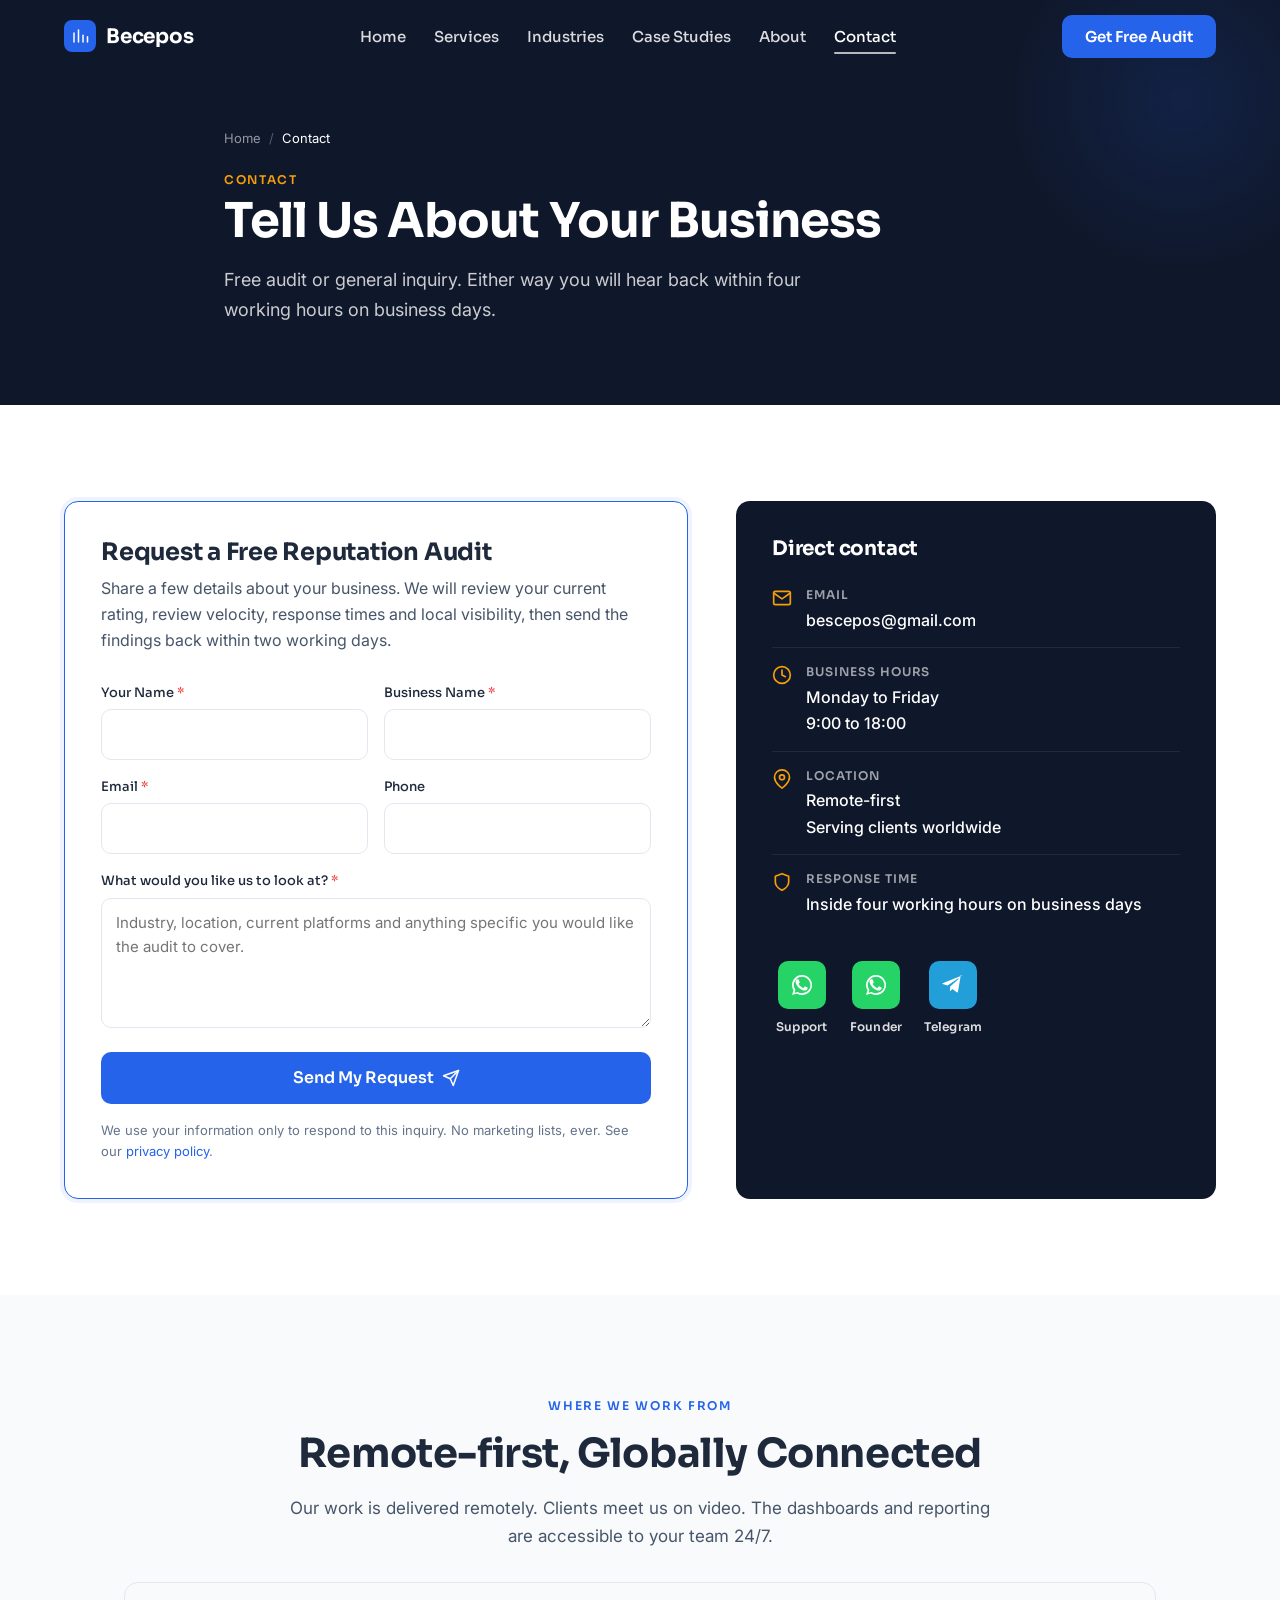
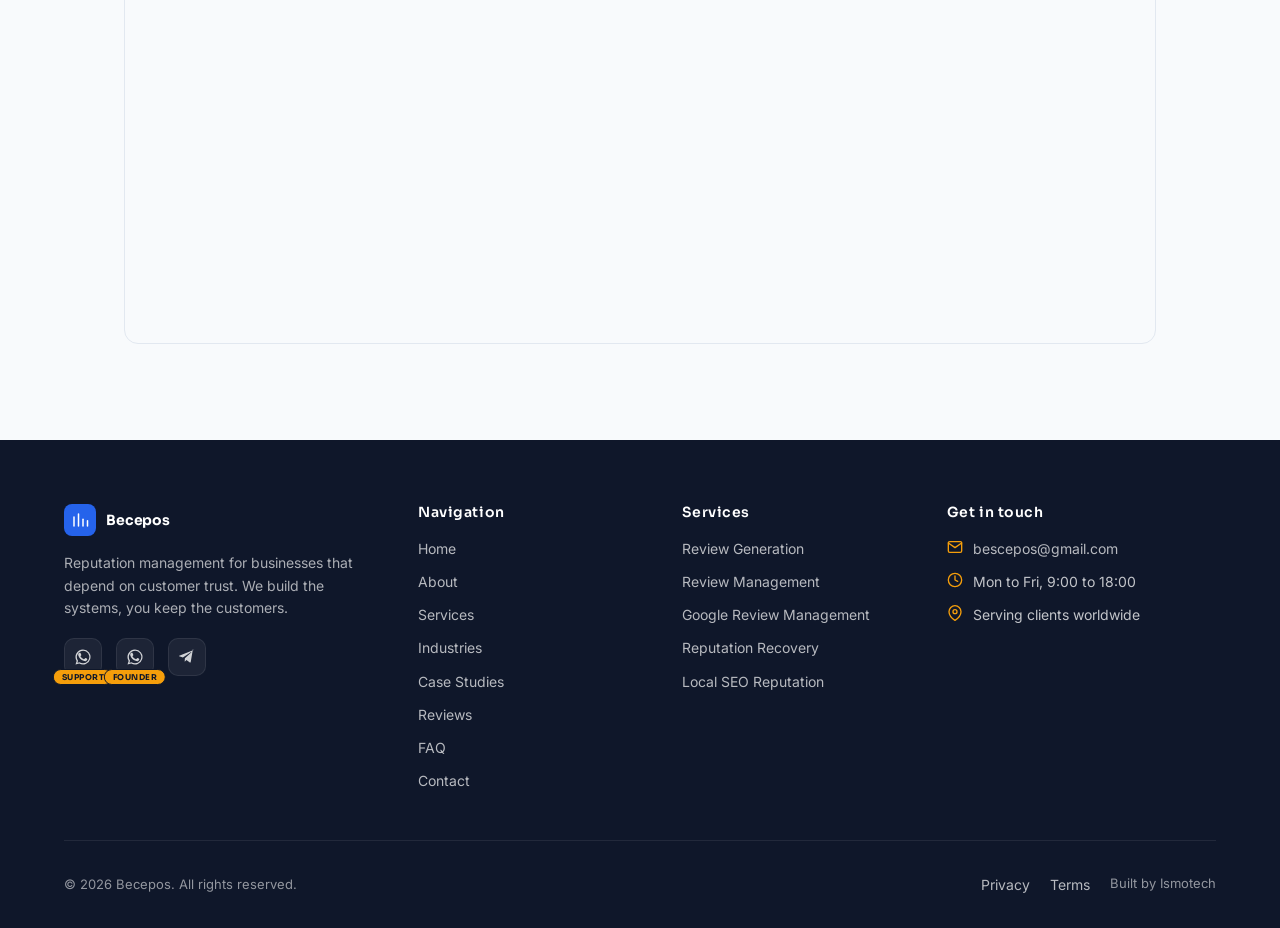
<file: contact.html>
<!DOCTYPE html>
<html lang="en">
<head>
  <meta charset="UTF-8" />
  <meta name="viewport" content="width=device-width, initial-scale=1" />
  <title>Contact | Becepos Reputation Management</title>
  <meta name="description" content="Request a free reputation audit or book a consultation with the Becepos team. We respond within four working hours on business days." />
  <meta name="theme-color" content="#0F172A" />
  <link rel="canonical" href="https://becepos.com/contact.html" />
  <link rel="icon" type="image/svg+xml" href="/assets/favicon.svg" />
  <meta property="og:type" content="website" />
  <meta property="og:title" content="Contact | Becepos" />
  <meta property="og:description" content="Request a free reputation audit or book a consultation." />
  <meta property="og:url" content="https://becepos.com/contact.html" />
  <link rel="preconnect" href="https://fonts.googleapis.com" />
  <link rel="preconnect" href="https://fonts.gstatic.com" crossorigin />
  <link href="https://fonts.googleapis.com/css2?family=Sora:wght@500;600;700&family=Inter:wght@400;500;600&display=swap" rel="stylesheet" />
  <link rel="stylesheet" href="/css/styles.css" />
</head>
<body>
  <a class="skip-link" href="#main">Skip to content</a>

  <header class="site-header">
    <div class="container">
      <nav class="nav" aria-label="Primary">
        <a class="nav-brand" href="/" aria-label="Becepos home"><span class="mark" aria-hidden="true"><svg viewBox="0 0 24 24" fill="none" stroke="currentColor" stroke-width="2" stroke-linecap="round" stroke-linejoin="round"><path d="M4 20V8"/><path d="M10 20V4"/><path d="M16 20v-9"/><path d="M22 20V13"/></svg></span>Becepos</a>
        <ul class="nav-menu">
          <li><a href="/">Home</a></li>
          <li><a href="/services.html">Services</a></li>
          <li><a href="/industries.html">Industries</a></li>
          <li><a href="/case-studies.html">Case Studies</a></li>
          <li><a href="/about.html">About</a></li>
          <li><a href="/contact.html">Contact</a></li>
        </ul>
        <a href="/contact.html#audit" class="btn btn-primary nav-cta">Get Free Audit</a>
        <button class="nav-toggle" type="button" aria-label="Open menu" aria-controls="mobile-drawer" aria-expanded="false">
          <svg viewBox="0 0 24 24" fill="none" stroke="currentColor" stroke-width="2" stroke-linecap="round" stroke-linejoin="round" aria-hidden="true"><line x1="3" y1="6" x2="21" y2="6"/><line x1="3" y1="12" x2="21" y2="12"/><line x1="3" y1="18" x2="21" y2="18"/></svg>
        </button>
      </nav>
    </div>
  </header>

  <div id="mobile-drawer" class="mobile-drawer" aria-hidden="true" role="dialog" aria-modal="true" aria-label="Site menu">
    <div class="mobile-drawer__head">
      <a class="nav-brand" href="/"><span class="mark" aria-hidden="true"><svg viewBox="0 0 24 24" fill="none" stroke="currentColor" stroke-width="2" stroke-linecap="round" stroke-linejoin="round"><path d="M4 20V8"/><path d="M10 20V4"/><path d="M16 20v-9"/><path d="M22 20V13"/></svg></span>Becepos</a>
      <button class="mobile-drawer__close" type="button" aria-label="Close menu"><svg viewBox="0 0 24 24" fill="none" stroke="currentColor" stroke-width="2" stroke-linecap="round" stroke-linejoin="round" aria-hidden="true"><line x1="18" y1="6" x2="6" y2="18"/><line x1="6" y1="6" x2="18" y2="18"/></svg></button>
    </div>
    <ul>
      <li><a href="/">Home</a></li>
      <li><a href="/services.html">Services</a></li>
      <li><a href="/industries.html">Industries</a></li>
      <li><a href="/case-studies.html">Case Studies</a></li>
      <li><a href="/about.html">About</a></li>
      <li><a href="/reviews.html">Reviews</a></li>
      <li><a href="/faq.html">FAQ</a></li>
      <li><a href="/contact.html">Contact</a></li>
    </ul>
    <a href="/contact.html#audit" class="btn btn-primary">Get Free Audit</a>
  </div>

  <main id="main">

    <section class="page-hero">
      <div class="container">
        <div class="breadcrumbs"><a href="/">Home</a><span class="sep">/</span><span class="here">Contact</span></div>
        <span class="eyebrow">Contact</span>
        <h1>Tell Us About Your Business</h1>
        <p>Free audit or general inquiry. Either way you will hear back within four working hours on business days.</p>
      </div>
    </section>

    <section class="section">
      <div class="container">
        <div class="contact-grid">

          <div class="form-card reveal" id="audit">
            <h2 style="font-size:24px;margin-bottom:8px;">Request a Free Reputation Audit</h2>
            <p style="color:var(--c-text-muted);margin-bottom:28px;">Share a few details about your business. We will review your current rating, review velocity, response times and local visibility, then send the findings back within two working days.</p>

            <form id="contact-form" novalidate>
              <div class="form-row form-row-2">
                <div class="field">
                  <label for="name">Your Name <span class="req" aria-hidden="true">*</span></label>
                  <input type="text" id="name" name="name" required autocomplete="name" />
                </div>
                <div class="field">
                  <label for="business">Business Name <span class="req" aria-hidden="true">*</span></label>
                  <input type="text" id="business" name="business" required autocomplete="organization" />
                </div>
              </div>

              <div class="form-row form-row-2">
                <div class="field">
                  <label for="email">Email <span class="req" aria-hidden="true">*</span></label>
                  <input type="email" id="email" name="email" required autocomplete="email" />
                </div>
                <div class="field">
                  <label for="phone">Phone</label>
                  <input type="tel" id="phone" name="phone" autocomplete="tel" />
                </div>
              </div>

              <div class="form-row">
                <div class="field">
                  <label for="message">What would you like us to look at? <span class="req" aria-hidden="true">*</span></label>
                  <textarea id="message" name="message" required placeholder="Industry, location, current platforms and anything specific you would like the audit to cover."></textarea>
                </div>
              </div>

              <button type="submit" class="btn btn-primary btn-lg" style="width:100%;">
                Send My Request
                <svg viewBox="0 0 24 24" fill="none" stroke="currentColor" stroke-width="2" stroke-linecap="round" stroke-linejoin="round" aria-hidden="true" style="width:18px;height:18px;"><line x1="22" y1="2" x2="11" y2="13"/><polygon points="22 2 15 22 11 13 2 9 22 2"/></svg>
              </button>

              <p class="privacy-note">We use your information only to respond to this inquiry. No marketing lists, ever. See our <a href="/privacy.html">privacy policy</a>.</p>

              <div class="form-msg" role="status" aria-live="polite"></div>
            </form>
          </div>

          <aside class="contact-aside reveal">
            <h3>Direct contact</h3>

            <div class="row">
              <svg viewBox="0 0 24 24" fill="none" stroke="currentColor" stroke-width="2" stroke-linecap="round" stroke-linejoin="round" aria-hidden="true"><path d="M4 4h16c1.1 0 2 .9 2 2v12c0 1.1-.9 2-2 2H4c-1.1 0-2-.9-2-2V6c0-1.1.9-2 2-2z"/><polyline points="22 6 12 13 2 6"/></svg>
              <div>
                <div class="lbl">Email</div>
                <div class="val"><a href="mailto:bescepos@gmail.com">bescepos@gmail.com</a></div>
              </div>
            </div>

            <div class="row">
              <svg viewBox="0 0 24 24" fill="none" stroke="currentColor" stroke-width="2" stroke-linecap="round" stroke-linejoin="round" aria-hidden="true"><circle cx="12" cy="12" r="10"/><polyline points="12 6 12 12 16 14"/></svg>
              <div>
                <div class="lbl">Business Hours</div>
                <div class="val">Monday to Friday<br/>9:00 to 18:00</div>
              </div>
            </div>

            <div class="row">
              <svg viewBox="0 0 24 24" fill="none" stroke="currentColor" stroke-width="2" stroke-linecap="round" stroke-linejoin="round" aria-hidden="true"><path d="M21 10c0 7-9 13-9 13s-9-6-9-13a9 9 0 0 1 18 0z"/><circle cx="12" cy="10" r="3"/></svg>
              <div>
                <div class="lbl">Location</div>
                <div class="val">Remote-first<br/>Serving clients worldwide</div>
              </div>
            </div>

            <div class="row">
              <svg viewBox="0 0 24 24" fill="none" stroke="currentColor" stroke-width="2" stroke-linecap="round" stroke-linejoin="round" aria-hidden="true"><path d="M12 22s8-4 8-10V5l-8-3-8 3v7c0 6 8 10 8 10z"/></svg>
              <div>
                <div class="lbl">Response time</div>
                <div class="val">Inside four working hours on business days</div>
              </div>
            </div>

            <div class="messaging-row">
              <a href="https://wa.me/447365580142" target="_blank" rel="noopener" aria-label="WhatsApp Support" class="messaging-btn messaging-btn--whatsapp">
                <span class="messaging-btn__icon">
                  <svg viewBox="0 0 24 24" fill="currentColor" aria-hidden="true"><path d="M17.5 14.4c-.3-.2-1.8-.9-2.1-1-.3-.1-.5-.2-.7.2-.2.3-.8 1-1 1.2-.2.2-.4.2-.7.1-.3-.2-1.3-.5-2.5-1.6-.9-.8-1.5-1.8-1.7-2.1-.2-.3 0-.5.1-.6.1-.1.3-.4.5-.5.2-.2.2-.3.3-.5.1-.2.1-.4 0-.6-.1-.2-.7-1.7-1-2.3-.3-.6-.5-.5-.7-.5h-.6c-.2 0-.5.1-.8.4-.3.3-1 1-1 2.5s1.1 2.9 1.2 3.1c.2.2 2.1 3.3 5.1 4.6.7.3 1.3.5 1.7.6.7.2 1.3.2 1.8.1.6-.1 1.7-.7 2-1.4.3-.7.3-1.3.2-1.4-.1-.1-.3-.2-.6-.4zM12 2a10 10 0 0 0-8.5 15.2L2 22l4.9-1.4A10 10 0 1 0 12 2zm0 18.3c-1.5 0-2.9-.4-4.1-1.1l-.3-.2-3 .8.8-2.9-.2-.3a8.3 8.3 0 1 1 6.8 3.7z"/></svg>
                  </span>
                <span class="messaging-btn__name">Support</span>
              </a>
              <a href="https://wa.me/2349060601693" target="_blank" rel="noopener" aria-label="WhatsApp Founder" class="messaging-btn messaging-btn--whatsapp">
                <span class="messaging-btn__icon">
                  <svg viewBox="0 0 24 24" fill="currentColor" aria-hidden="true"><path d="M17.5 14.4c-.3-.2-1.8-.9-2.1-1-.3-.1-.5-.2-.7.2-.2.3-.8 1-1 1.2-.2.2-.4.2-.7.1-.3-.2-1.3-.5-2.5-1.6-.9-.8-1.5-1.8-1.7-2.1-.2-.3 0-.5.1-.6.1-.1.3-.4.5-.5.2-.2.2-.3.3-.5.1-.2.1-.4 0-.6-.1-.2-.7-1.7-1-2.3-.3-.6-.5-.5-.7-.5h-.6c-.2 0-.5.1-.8.4-.3.3-1 1-1 2.5s1.1 2.9 1.2 3.1c.2.2 2.1 3.3 5.1 4.6.7.3 1.3.5 1.7.6.7.2 1.3.2 1.8.1.6-.1 1.7-.7 2-1.4.3-.7.3-1.3.2-1.4-.1-.1-.3-.2-.6-.4zM12 2a10 10 0 0 0-8.5 15.2L2 22l4.9-1.4A10 10 0 1 0 12 2zm0 18.3c-1.5 0-2.9-.4-4.1-1.1l-.3-.2-3 .8.8-2.9-.2-.3a8.3 8.3 0 1 1 6.8 3.7z"/></svg>
                  </span>
                <span class="messaging-btn__name">Founder</span>
              </a>
              <a href="https://t.me/Bescepos" target="_blank" rel="noopener" aria-label="Telegram" class="messaging-btn messaging-btn--telegram">
                <span class="messaging-btn__icon">
                  <svg viewBox="0 0 24 24" fill="currentColor" aria-hidden="true"><path d="M21.7 2.3 1.6 10.2c-.5.2-.6.6 0 .8l4.9 1.5L17 5.6c.5-.3.9 0 .6.4l-8.4 7.6-.3 4.4c.3 0 .5-.1.7-.3l1.7-1.7 4.5 3.3c.5.3 1 .1 1.1-.4l2.7-15.6c.2-.6-.4-1-1.1-.7Z"/></svg>
                </span>
                <span class="messaging-btn__name">Telegram</span>
              </a>
            </div>
          </aside>

        </div>
      </div>
    </section>

    <section class="section section--bg">
      <div class="container" style="max-width:1080px;">
        <div class="section-head reveal" style="margin-bottom:32px;">
          <span class="eyebrow">Where We Work From</span>
          <h2>Remote-first, Globally Connected</h2>
          <p>Our work is delivered remotely. Clients meet us on video. The dashboards and reporting are accessible to your team 24/7.</p>
        </div>
        <div class="map-wrap reveal">
          <iframe
            src="https://www.openstreetmap.org/export/embed.html?bbox=-12.0%2C-3.5%2C42.0%2C36.0&amp;layer=mapnik"
            loading="lazy"
            title="Service coverage map"
            referrerpolicy="no-referrer-when-downgrade"></iframe>
        </div>
      </div>
    </section>

  </main>

  <footer class="site-footer">
    <div class="container">
      <div class="footer-grid">
        <div class="footer-brand">
          <a class="nav-brand" href="/"><span class="mark" aria-hidden="true"><svg viewBox="0 0 24 24" fill="none" stroke="currentColor" stroke-width="2" stroke-linecap="round" stroke-linejoin="round"><path d="M4 20V8"/><path d="M10 20V4"/><path d="M16 20v-9"/><path d="M22 20V13"/></svg></span>Becepos</a>
          <p>Reputation management for businesses that depend on customer trust. We build the systems, you keep the customers.</p>
          <div class="footer-social"><a href="https://wa.me/447365580142" target="_blank" rel="noopener" aria-label="WhatsApp Support" class="has-flag"><svg viewBox="0 0 24 24" fill="currentColor" aria-hidden="true"><path d="M17.5 14.4c-.3-.2-1.8-.9-2.1-1-.3-.1-.5-.2-.7.2-.2.3-.8 1-1 1.2-.2.2-.4.2-.7.1-.3-.2-1.3-.5-2.5-1.6-.9-.8-1.5-1.8-1.7-2.1-.2-.3 0-.5.1-.6.1-.1.3-.4.5-.5.2-.2.2-.3.3-.5.1-.2.1-.4 0-.6-.1-.2-.7-1.7-1-2.3-.3-.6-.5-.5-.7-.5h-.6c-.2 0-.5.1-.8.4-.3.3-1 1-1 2.5s1.1 2.9 1.2 3.1c.2.2 2.1 3.3 5.1 4.6.7.3 1.3.5 1.7.6.7.2 1.3.2 1.8.1.6-.1 1.7-.7 2-1.4.3-.7.3-1.3.2-1.4-.1-.1-.3-.2-.6-.4zM12 2a10 10 0 0 0-8.5 15.2L2 22l4.9-1.4A10 10 0 1 0 12 2zm0 18.3c-1.5 0-2.9-.4-4.1-1.1l-.3-.2-3 .8.8-2.9-.2-.3a8.3 8.3 0 1 1 6.8 3.7z"/></svg><span class="flag">Support</span></a><a href="https://wa.me/2349060601693" target="_blank" rel="noopener" aria-label="WhatsApp Founder" class="has-flag"><svg viewBox="0 0 24 24" fill="currentColor" aria-hidden="true"><path d="M17.5 14.4c-.3-.2-1.8-.9-2.1-1-.3-.1-.5-.2-.7.2-.2.3-.8 1-1 1.2-.2.2-.4.2-.7.1-.3-.2-1.3-.5-2.5-1.6-.9-.8-1.5-1.8-1.7-2.1-.2-.3 0-.5.1-.6.1-.1.3-.4.5-.5.2-.2.2-.3.3-.5.1-.2.1-.4 0-.6-.1-.2-.7-1.7-1-2.3-.3-.6-.5-.5-.7-.5h-.6c-.2 0-.5.1-.8.4-.3.3-1 1-1 2.5s1.1 2.9 1.2 3.1c.2.2 2.1 3.3 5.1 4.6.7.3 1.3.5 1.7.6.7.2 1.3.2 1.8.1.6-.1 1.7-.7 2-1.4.3-.7.3-1.3.2-1.4-.1-.1-.3-.2-.6-.4zM12 2a10 10 0 0 0-8.5 15.2L2 22l4.9-1.4A10 10 0 1 0 12 2zm0 18.3c-1.5 0-2.9-.4-4.1-1.1l-.3-.2-3 .8.8-2.9-.2-.3a8.3 8.3 0 1 1 6.8 3.7z"/></svg><span class="flag">Founder</span></a><a href="https://t.me/Bescepos" target="_blank" rel="noopener" aria-label="Telegram"><svg viewBox="0 0 24 24" fill="currentColor" aria-hidden="true"><path d="M21.7 2.3 1.6 10.2c-.5.2-.6.6 0 .8l4.9 1.5L17 5.6c.5-.3.9 0 .6.4l-8.4 7.6-.3 4.4c.3 0 .5-.1.7-.3l1.7-1.7 4.5 3.3c.5.3 1 .1 1.1-.4l2.7-15.6c.2-.6-.4-1-1.1-.7Z"/></svg></a>
          </div>
        </div>
        <div>
          <h4>Navigation</h4>
          <ul>
            <li><a href="/">Home</a></li>
            <li><a href="/about.html">About</a></li>
            <li><a href="/services.html">Services</a></li>
            <li><a href="/industries.html">Industries</a></li>
            <li><a href="/case-studies.html">Case Studies</a></li>
            <li><a href="/reviews.html">Reviews</a></li>
            <li><a href="/faq.html">FAQ</a></li>
            <li><a href="/contact.html">Contact</a></li>
          </ul>
        </div>
        <div>
          <h4>Services</h4>
          <ul>
            <li><a href="/services/review-generation.html">Review Generation</a></li>
            <li><a href="/services/review-management.html">Review Management</a></li>
            <li><a href="/services/google-review-management.html">Google Review Management</a></li>
            <li><a href="/services/reputation-recovery.html">Reputation Recovery</a></li>
            <li><a href="/services/local-seo-reputation.html">Local SEO Reputation</a></li>
          </ul>
        </div>
        <div>
          <h4>Get in touch</h4>
          <div class="footer-contact">
            <div class="row"><svg viewBox="0 0 24 24" fill="none" stroke="currentColor" stroke-width="2" stroke-linecap="round" stroke-linejoin="round" aria-hidden="true"><path d="M4 4h16c1.1 0 2 .9 2 2v12c0 1.1-.9 2-2 2H4c-1.1 0-2-.9-2-2V6c0-1.1.9-2 2-2z"/><polyline points="22 6 12 13 2 6"/></svg><a href="mailto:bescepos@gmail.com">bescepos@gmail.com</a></div>
            <div class="row"><svg viewBox="0 0 24 24" fill="none" stroke="currentColor" stroke-width="2" stroke-linecap="round" stroke-linejoin="round" aria-hidden="true"><circle cx="12" cy="12" r="10"/><polyline points="12 6 12 12 16 14"/></svg><span>Mon to Fri, 9:00 to 18:00</span></div>
            <div class="row"><svg viewBox="0 0 24 24" fill="none" stroke="currentColor" stroke-width="2" stroke-linecap="round" stroke-linejoin="round" aria-hidden="true"><path d="M21 10c0 7-9 13-9 13s-9-6-9-13a9 9 0 0 1 18 0z"/><circle cx="12" cy="10" r="3"/></svg><span>Serving clients worldwide</span></div>
          </div>
        </div>
      </div>
      <div class="footer-bottom">
        <div>© <span data-year>2026</span> Becepos. All rights reserved.</div>
        <div class="footer-bottom__links">
          <a href="/privacy.html">Privacy</a>
          <a href="/terms.html">Terms</a>
          <span>Built by Ismotech</span>
        </div>
      </div>
    </div>
  </footer>

  <script src="/js/main.js"></script>
</body>
</html>
</file>
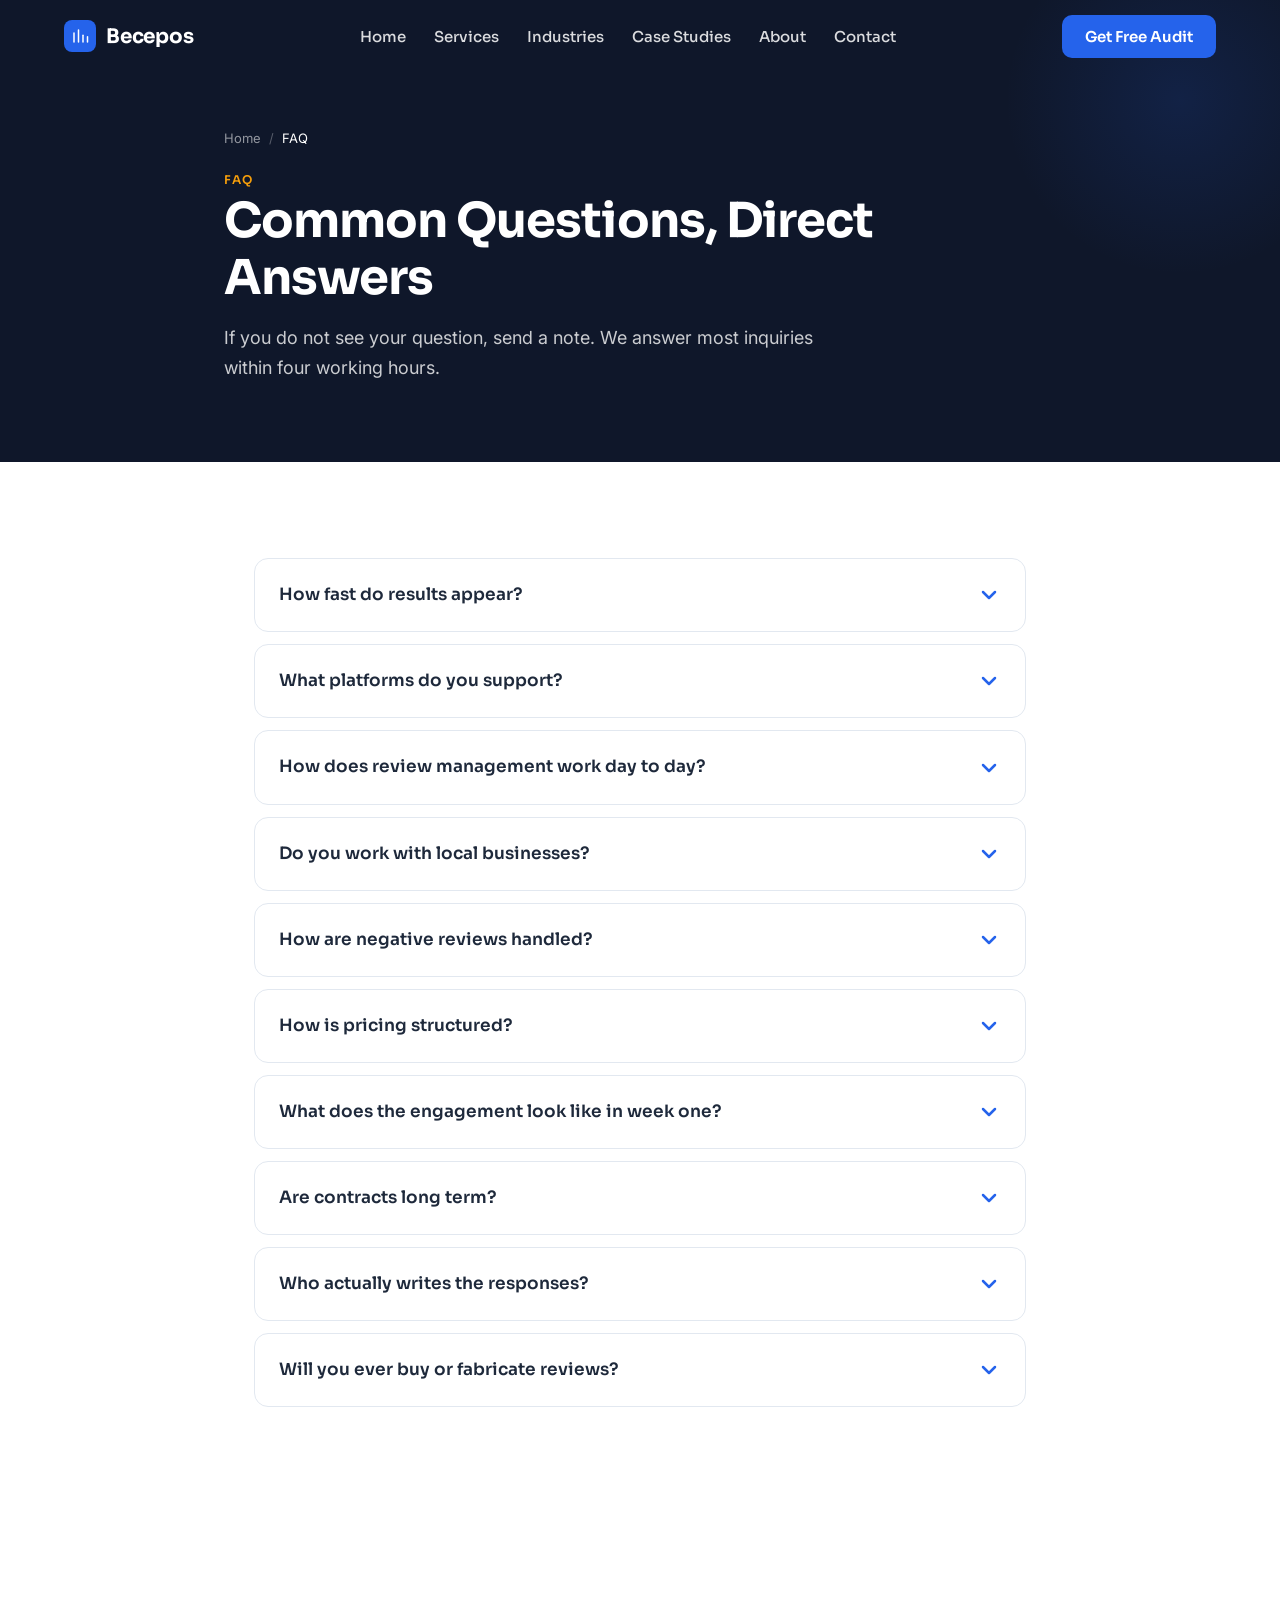
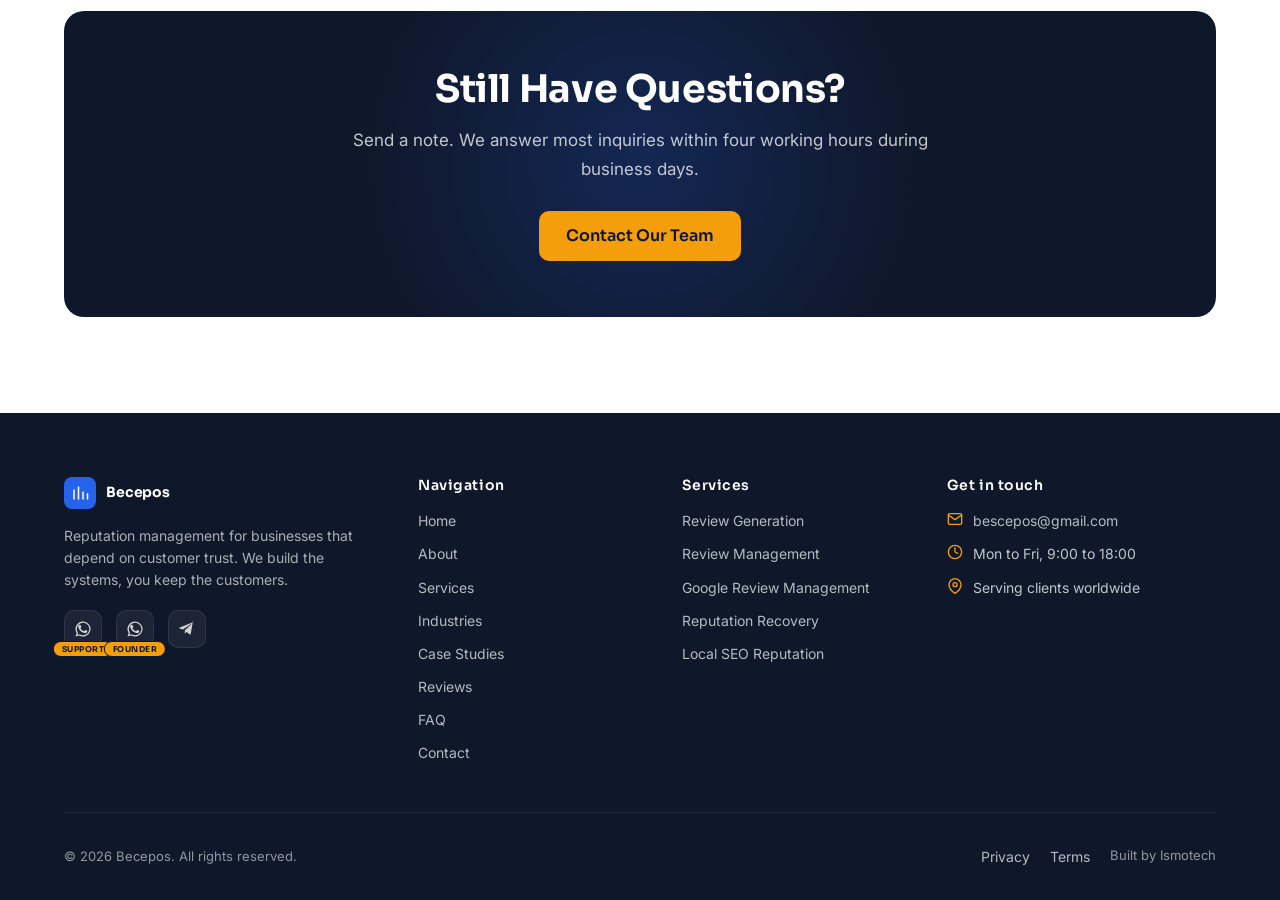
<file: faq.html>
<!DOCTYPE html>
<html lang="en">
<head>
  <meta charset="UTF-8" />
  <meta name="viewport" content="width=device-width, initial-scale=1" />
  <title>FAQ | Becepos Reputation Management</title>
  <meta name="description" content="Common questions about reputation management programs, timelines, platforms covered, negative review handling, pricing and reporting." />
  <meta name="theme-color" content="#0F172A" />
  <link rel="canonical" href="https://becepos.com/faq.html" />
  <link rel="icon" type="image/svg+xml" href="/assets/favicon.svg" />
  <meta property="og:type" content="website" />
  <meta property="og:title" content="FAQ | Becepos" />
  <meta property="og:description" content="Common questions about reputation management programs and engagements." />
  <meta property="og:url" content="https://becepos.com/faq.html" />
  <link rel="preconnect" href="https://fonts.googleapis.com" />
  <link rel="preconnect" href="https://fonts.gstatic.com" crossorigin />
  <link href="https://fonts.googleapis.com/css2?family=Sora:wght@500;600;700&family=Inter:wght@400;500;600&display=swap" rel="stylesheet" />
  <link rel="stylesheet" href="/css/styles.css" />
</head>
<body>
  <a class="skip-link" href="#main">Skip to content</a>

  <header class="site-header">
    <div class="container">
      <nav class="nav" aria-label="Primary">
        <a class="nav-brand" href="/" aria-label="Becepos home"><span class="mark" aria-hidden="true"><svg viewBox="0 0 24 24" fill="none" stroke="currentColor" stroke-width="2" stroke-linecap="round" stroke-linejoin="round"><path d="M4 20V8"/><path d="M10 20V4"/><path d="M16 20v-9"/><path d="M22 20V13"/></svg></span>Becepos</a>
        <ul class="nav-menu">
          <li><a href="/">Home</a></li>
          <li><a href="/services.html">Services</a></li>
          <li><a href="/industries.html">Industries</a></li>
          <li><a href="/case-studies.html">Case Studies</a></li>
          <li><a href="/about.html">About</a></li>
          <li><a href="/contact.html">Contact</a></li>
        </ul>
        <a href="/contact.html#audit" class="btn btn-primary nav-cta">Get Free Audit</a>
        <button class="nav-toggle" type="button" aria-label="Open menu" aria-controls="mobile-drawer" aria-expanded="false">
          <svg viewBox="0 0 24 24" fill="none" stroke="currentColor" stroke-width="2" stroke-linecap="round" stroke-linejoin="round" aria-hidden="true"><line x1="3" y1="6" x2="21" y2="6"/><line x1="3" y1="12" x2="21" y2="12"/><line x1="3" y1="18" x2="21" y2="18"/></svg>
        </button>
      </nav>
    </div>
  </header>

  <div id="mobile-drawer" class="mobile-drawer" aria-hidden="true" role="dialog" aria-modal="true" aria-label="Site menu">
    <div class="mobile-drawer__head">
      <a class="nav-brand" href="/"><span class="mark" aria-hidden="true"><svg viewBox="0 0 24 24" fill="none" stroke="currentColor" stroke-width="2" stroke-linecap="round" stroke-linejoin="round"><path d="M4 20V8"/><path d="M10 20V4"/><path d="M16 20v-9"/><path d="M22 20V13"/></svg></span>Becepos</a>
      <button class="mobile-drawer__close" type="button" aria-label="Close menu"><svg viewBox="0 0 24 24" fill="none" stroke="currentColor" stroke-width="2" stroke-linecap="round" stroke-linejoin="round" aria-hidden="true"><line x1="18" y1="6" x2="6" y2="18"/><line x1="6" y1="6" x2="18" y2="18"/></svg></button>
    </div>
    <ul>
      <li><a href="/">Home</a></li>
      <li><a href="/services.html">Services</a></li>
      <li><a href="/industries.html">Industries</a></li>
      <li><a href="/case-studies.html">Case Studies</a></li>
      <li><a href="/about.html">About</a></li>
      <li><a href="/reviews.html">Reviews</a></li>
      <li><a href="/faq.html">FAQ</a></li>
      <li><a href="/contact.html">Contact</a></li>
    </ul>
    <a href="/contact.html#audit" class="btn btn-primary">Get Free Audit</a>
  </div>

  <main id="main">

    <section class="page-hero">
      <div class="container">
        <div class="breadcrumbs"><a href="/">Home</a><span class="sep">/</span><span class="here">FAQ</span></div>
        <span class="eyebrow">FAQ</span>
        <h1>Common Questions, Direct Answers</h1>
        <p>If you do not see your question, send a note. We answer most inquiries within four working hours.</p>
      </div>
    </section>

    <section class="section">
      <div class="container" style="max-width:820px;">
        <div class="reveal">

          <div class="faq">
            <button class="faq__q" type="button" aria-expanded="false" aria-controls="faq-1">
              <span>How fast do results appear?</span>
              <svg class="chev" viewBox="0 0 24 24" fill="none" stroke="currentColor" stroke-width="2.5" stroke-linecap="round" stroke-linejoin="round" aria-hidden="true"><polyline points="6 9 12 15 18 9"/></svg>
            </button>
            <div class="faq__a" id="faq-1">
              <div class="faq__a-inner">
                <p>Most clients see the first new reviews within seven days of launching the request flow. Visible rating movement on Google typically takes 30 to 60 days, depending on starting review count. Local pack rank improvements usually appear in months three and four.</p>
              </div>
            </div>
          </div>

          <div class="faq">
            <button class="faq__q" type="button" aria-expanded="false" aria-controls="faq-2">
              <span>What platforms do you support?</span>
              <svg class="chev" viewBox="0 0 24 24" fill="none" stroke="currentColor" stroke-width="2.5" stroke-linecap="round" stroke-linejoin="round" aria-hidden="true"><polyline points="6 9 12 15 18 9"/></svg>
            </button>
            <div class="faq__a" id="faq-2">
              <div class="faq__a-inner">
                <p>Google, Facebook, Trustpilot, Yelp and TripAdvisor are standard. We also cover industry-specific platforms when relevant, including OpenTable, Booking.com, Expedia, ZocDoc, Healthgrades, Avvo, Martindale and Zillow. If a platform matters to your customers, it matters to your program.</p>
              </div>
            </div>
          </div>

          <div class="faq">
            <button class="faq__q" type="button" aria-expanded="false" aria-controls="faq-3">
              <span>How does review management work day to day?</span>
              <svg class="chev" viewBox="0 0 24 24" fill="none" stroke="currentColor" stroke-width="2.5" stroke-linecap="round" stroke-linejoin="round" aria-hidden="true"><polyline points="6 9 12 15 18 9"/></svg>
            </button>
            <div class="faq__a" id="faq-3">
              <div class="faq__a-inner">
                <p>We monitor every platform daily. New reviews are classified, drafted and (where required) routed to your team for sign off. Most reviews receive a published reply inside the same business day. Negative reviews follow a separate, slower path that includes internal context-gathering before anything goes public.</p>
              </div>
            </div>
          </div>

          <div class="faq">
            <button class="faq__q" type="button" aria-expanded="false" aria-controls="faq-4">
              <span>Do you work with local businesses?</span>
              <svg class="chev" viewBox="0 0 24 24" fill="none" stroke="currentColor" stroke-width="2.5" stroke-linecap="round" stroke-linejoin="round" aria-hidden="true"><polyline points="6 9 12 15 18 9"/></svg>
            </button>
            <div class="faq__a" id="faq-4">
              <div class="faq__a-inner">
                <p>Yes. Most of our clients are single-location and multi-location local businesses. Reputation matters more for local businesses than almost any other category because the local pack on Google directly converts to foot traffic and calls.</p>
              </div>
            </div>
          </div>

          <div class="faq">
            <button class="faq__q" type="button" aria-expanded="false" aria-controls="faq-5">
              <span>How are negative reviews handled?</span>
              <svg class="chev" viewBox="0 0 24 24" fill="none" stroke="currentColor" stroke-width="2.5" stroke-linecap="round" stroke-linejoin="round" aria-hidden="true"><polyline points="6 9 12 15 18 9"/></svg>
            </button>
            <div class="faq__a" id="faq-5">
              <div class="faq__a-inner">
                <p>Three steps. First we check whether the review violates the platform's policy. If it does, we file the flag with evidence. Second we draft a calm public reply that acknowledges the customer and invites private resolution. Third we surface the operational pattern internally so the underlying issue can be addressed. We do not bury, hide or fabricate.</p>
              </div>
            </div>
          </div>

          <div class="faq">
            <button class="faq__q" type="button" aria-expanded="false" aria-controls="faq-6">
              <span>How is pricing structured?</span>
              <svg class="chev" viewBox="0 0 24 24" fill="none" stroke="currentColor" stroke-width="2.5" stroke-linecap="round" stroke-linejoin="round" aria-hidden="true"><polyline points="6 9 12 15 18 9"/></svg>
            </button>
            <div class="faq__a" id="faq-6">
              <div class="faq__a-inner">
                <p>Engagements run as a fixed monthly retainer scoped to your platforms, review volume and number of locations. A 90-day Starter is priced separately from ongoing Growth. Recovery work is project-based with a clear scope and timeline. The audit is free and is a firm prerequisite to any quote.</p>
              </div>
            </div>
          </div>

          <div class="faq">
            <button class="faq__q" type="button" aria-expanded="false" aria-controls="faq-7">
              <span>What does the engagement look like in week one?</span>
              <svg class="chev" viewBox="0 0 24 24" fill="none" stroke="currentColor" stroke-width="2.5" stroke-linecap="round" stroke-linejoin="round" aria-hidden="true"><polyline points="6 9 12 15 18 9"/></svg>
            </button>
            <div class="faq__a" id="faq-7">
              <div class="faq__a-inner">
                <p>Week one is the audit and the system connection. We get read access to your review platforms, pull a full review history, document gaps and confirm voice. By end of week you have the audit findings, a 90-day plan and the first response templates already drafted.</p>
              </div>
            </div>
          </div>

          <div class="faq">
            <button class="faq__q" type="button" aria-expanded="false" aria-controls="faq-8">
              <span>Are contracts long term?</span>
              <svg class="chev" viewBox="0 0 24 24" fill="none" stroke="currentColor" stroke-width="2.5" stroke-linecap="round" stroke-linejoin="round" aria-hidden="true"><polyline points="6 9 12 15 18 9"/></svg>
            </button>
            <div class="faq__a" id="faq-8">
              <div class="faq__a-inner">
                <p>The 90-day Starter has a fixed term to let the program show movement. After that, ongoing engagements are month to month, cancelable with 30 days notice. We rely on the work being good enough that you keep renewing, not on a contract that makes leaving hard.</p>
              </div>
            </div>
          </div>

          <div class="faq">
            <button class="faq__q" type="button" aria-expanded="false" aria-controls="faq-9">
              <span>Who actually writes the responses?</span>
              <svg class="chev" viewBox="0 0 24 24" fill="none" stroke="currentColor" stroke-width="2.5" stroke-linecap="round" stroke-linejoin="round" aria-hidden="true"><polyline points="6 9 12 15 18 9"/></svg>
            </button>
            <div class="faq__a" id="faq-9">
              <div class="faq__a-inner">
                <p>Real people on the Becepos team, working from a voice guide we build with you in week one. Sensitive responses (1-star, complaints involving named staff, anything legal-adjacent) are routed to you for sign off before publishing.</p>
              </div>
            </div>
          </div>

          <div class="faq">
            <button class="faq__q" type="button" aria-expanded="false" aria-controls="faq-10">
              <span>Will you ever buy or fabricate reviews?</span>
              <svg class="chev" viewBox="0 0 24 24" fill="none" stroke="currentColor" stroke-width="2.5" stroke-linecap="round" stroke-linejoin="round" aria-hidden="true"><polyline points="6 9 12 15 18 9"/></svg>
            </button>
            <div class="faq__a" id="faq-10">
              <div class="faq__a-inner">
                <p>No. Fabricated reviews violate every major platform's terms and create existential risk for your business. Our work produces real reviews from real customers. That is the only kind worth having.</p>
              </div>
            </div>
          </div>

        </div>
      </div>
    </section>

    <section class="section">
      <div class="container">
        <div class="cta-band reveal">
          <h2>Still Have Questions?</h2>
          <p>Send a note. We answer most inquiries within four working hours during business days.</p>
          <a class="btn btn-gold btn-lg" href="/contact.html">Contact Our Team</a>
        </div>
      </div>
    </section>

  </main>

  <footer class="site-footer">
    <div class="container">
      <div class="footer-grid">
        <div class="footer-brand">
          <a class="nav-brand" href="/"><span class="mark" aria-hidden="true"><svg viewBox="0 0 24 24" fill="none" stroke="currentColor" stroke-width="2" stroke-linecap="round" stroke-linejoin="round"><path d="M4 20V8"/><path d="M10 20V4"/><path d="M16 20v-9"/><path d="M22 20V13"/></svg></span>Becepos</a>
          <p>Reputation management for businesses that depend on customer trust. We build the systems, you keep the customers.</p>
          <div class="footer-social"><a href="https://wa.me/447365580142" target="_blank" rel="noopener" aria-label="WhatsApp Support" class="has-flag"><svg viewBox="0 0 24 24" fill="currentColor" aria-hidden="true"><path d="M17.5 14.4c-.3-.2-1.8-.9-2.1-1-.3-.1-.5-.2-.7.2-.2.3-.8 1-1 1.2-.2.2-.4.2-.7.1-.3-.2-1.3-.5-2.5-1.6-.9-.8-1.5-1.8-1.7-2.1-.2-.3 0-.5.1-.6.1-.1.3-.4.5-.5.2-.2.2-.3.3-.5.1-.2.1-.4 0-.6-.1-.2-.7-1.7-1-2.3-.3-.6-.5-.5-.7-.5h-.6c-.2 0-.5.1-.8.4-.3.3-1 1-1 2.5s1.1 2.9 1.2 3.1c.2.2 2.1 3.3 5.1 4.6.7.3 1.3.5 1.7.6.7.2 1.3.2 1.8.1.6-.1 1.7-.7 2-1.4.3-.7.3-1.3.2-1.4-.1-.1-.3-.2-.6-.4zM12 2a10 10 0 0 0-8.5 15.2L2 22l4.9-1.4A10 10 0 1 0 12 2zm0 18.3c-1.5 0-2.9-.4-4.1-1.1l-.3-.2-3 .8.8-2.9-.2-.3a8.3 8.3 0 1 1 6.8 3.7z"/></svg><span class="flag">Support</span></a><a href="https://wa.me/2349060601693" target="_blank" rel="noopener" aria-label="WhatsApp Founder" class="has-flag"><svg viewBox="0 0 24 24" fill="currentColor" aria-hidden="true"><path d="M17.5 14.4c-.3-.2-1.8-.9-2.1-1-.3-.1-.5-.2-.7.2-.2.3-.8 1-1 1.2-.2.2-.4.2-.7.1-.3-.2-1.3-.5-2.5-1.6-.9-.8-1.5-1.8-1.7-2.1-.2-.3 0-.5.1-.6.1-.1.3-.4.5-.5.2-.2.2-.3.3-.5.1-.2.1-.4 0-.6-.1-.2-.7-1.7-1-2.3-.3-.6-.5-.5-.7-.5h-.6c-.2 0-.5.1-.8.4-.3.3-1 1-1 2.5s1.1 2.9 1.2 3.1c.2.2 2.1 3.3 5.1 4.6.7.3 1.3.5 1.7.6.7.2 1.3.2 1.8.1.6-.1 1.7-.7 2-1.4.3-.7.3-1.3.2-1.4-.1-.1-.3-.2-.6-.4zM12 2a10 10 0 0 0-8.5 15.2L2 22l4.9-1.4A10 10 0 1 0 12 2zm0 18.3c-1.5 0-2.9-.4-4.1-1.1l-.3-.2-3 .8.8-2.9-.2-.3a8.3 8.3 0 1 1 6.8 3.7z"/></svg><span class="flag">Founder</span></a><a href="https://t.me/Bescepos" target="_blank" rel="noopener" aria-label="Telegram"><svg viewBox="0 0 24 24" fill="currentColor" aria-hidden="true"><path d="M21.7 2.3 1.6 10.2c-.5.2-.6.6 0 .8l4.9 1.5L17 5.6c.5-.3.9 0 .6.4l-8.4 7.6-.3 4.4c.3 0 .5-.1.7-.3l1.7-1.7 4.5 3.3c.5.3 1 .1 1.1-.4l2.7-15.6c.2-.6-.4-1-1.1-.7Z"/></svg></a>
          </div>
        </div>
        <div>
          <h4>Navigation</h4>
          <ul>
            <li><a href="/">Home</a></li>
            <li><a href="/about.html">About</a></li>
            <li><a href="/services.html">Services</a></li>
            <li><a href="/industries.html">Industries</a></li>
            <li><a href="/case-studies.html">Case Studies</a></li>
            <li><a href="/reviews.html">Reviews</a></li>
            <li><a href="/faq.html">FAQ</a></li>
            <li><a href="/contact.html">Contact</a></li>
          </ul>
        </div>
        <div>
          <h4>Services</h4>
          <ul>
            <li><a href="/services/review-generation.html">Review Generation</a></li>
            <li><a href="/services/review-management.html">Review Management</a></li>
            <li><a href="/services/google-review-management.html">Google Review Management</a></li>
            <li><a href="/services/reputation-recovery.html">Reputation Recovery</a></li>
            <li><a href="/services/local-seo-reputation.html">Local SEO Reputation</a></li>
          </ul>
        </div>
        <div>
          <h4>Get in touch</h4>
          <div class="footer-contact">
            <div class="row"><svg viewBox="0 0 24 24" fill="none" stroke="currentColor" stroke-width="2" stroke-linecap="round" stroke-linejoin="round" aria-hidden="true"><path d="M4 4h16c1.1 0 2 .9 2 2v12c0 1.1-.9 2-2 2H4c-1.1 0-2-.9-2-2V6c0-1.1.9-2 2-2z"/><polyline points="22 6 12 13 2 6"/></svg><a href="mailto:bescepos@gmail.com">bescepos@gmail.com</a></div>
            <div class="row"><svg viewBox="0 0 24 24" fill="none" stroke="currentColor" stroke-width="2" stroke-linecap="round" stroke-linejoin="round" aria-hidden="true"><circle cx="12" cy="12" r="10"/><polyline points="12 6 12 12 16 14"/></svg><span>Mon to Fri, 9:00 to 18:00</span></div>
            <div class="row"><svg viewBox="0 0 24 24" fill="none" stroke="currentColor" stroke-width="2" stroke-linecap="round" stroke-linejoin="round" aria-hidden="true"><path d="M21 10c0 7-9 13-9 13s-9-6-9-13a9 9 0 0 1 18 0z"/><circle cx="12" cy="10" r="3"/></svg><span>Serving clients worldwide</span></div>
          </div>
        </div>
      </div>
      <div class="footer-bottom">
        <div>© <span data-year>2026</span> Becepos. All rights reserved.</div>
        <div class="footer-bottom__links">
          <a href="/privacy.html">Privacy</a>
          <a href="/terms.html">Terms</a>
          <span>Built by Ismotech</span>
        </div>
      </div>
    </div>
  </footer>

  <script src="/js/main.js"></script>
</body>
</html>
</file>
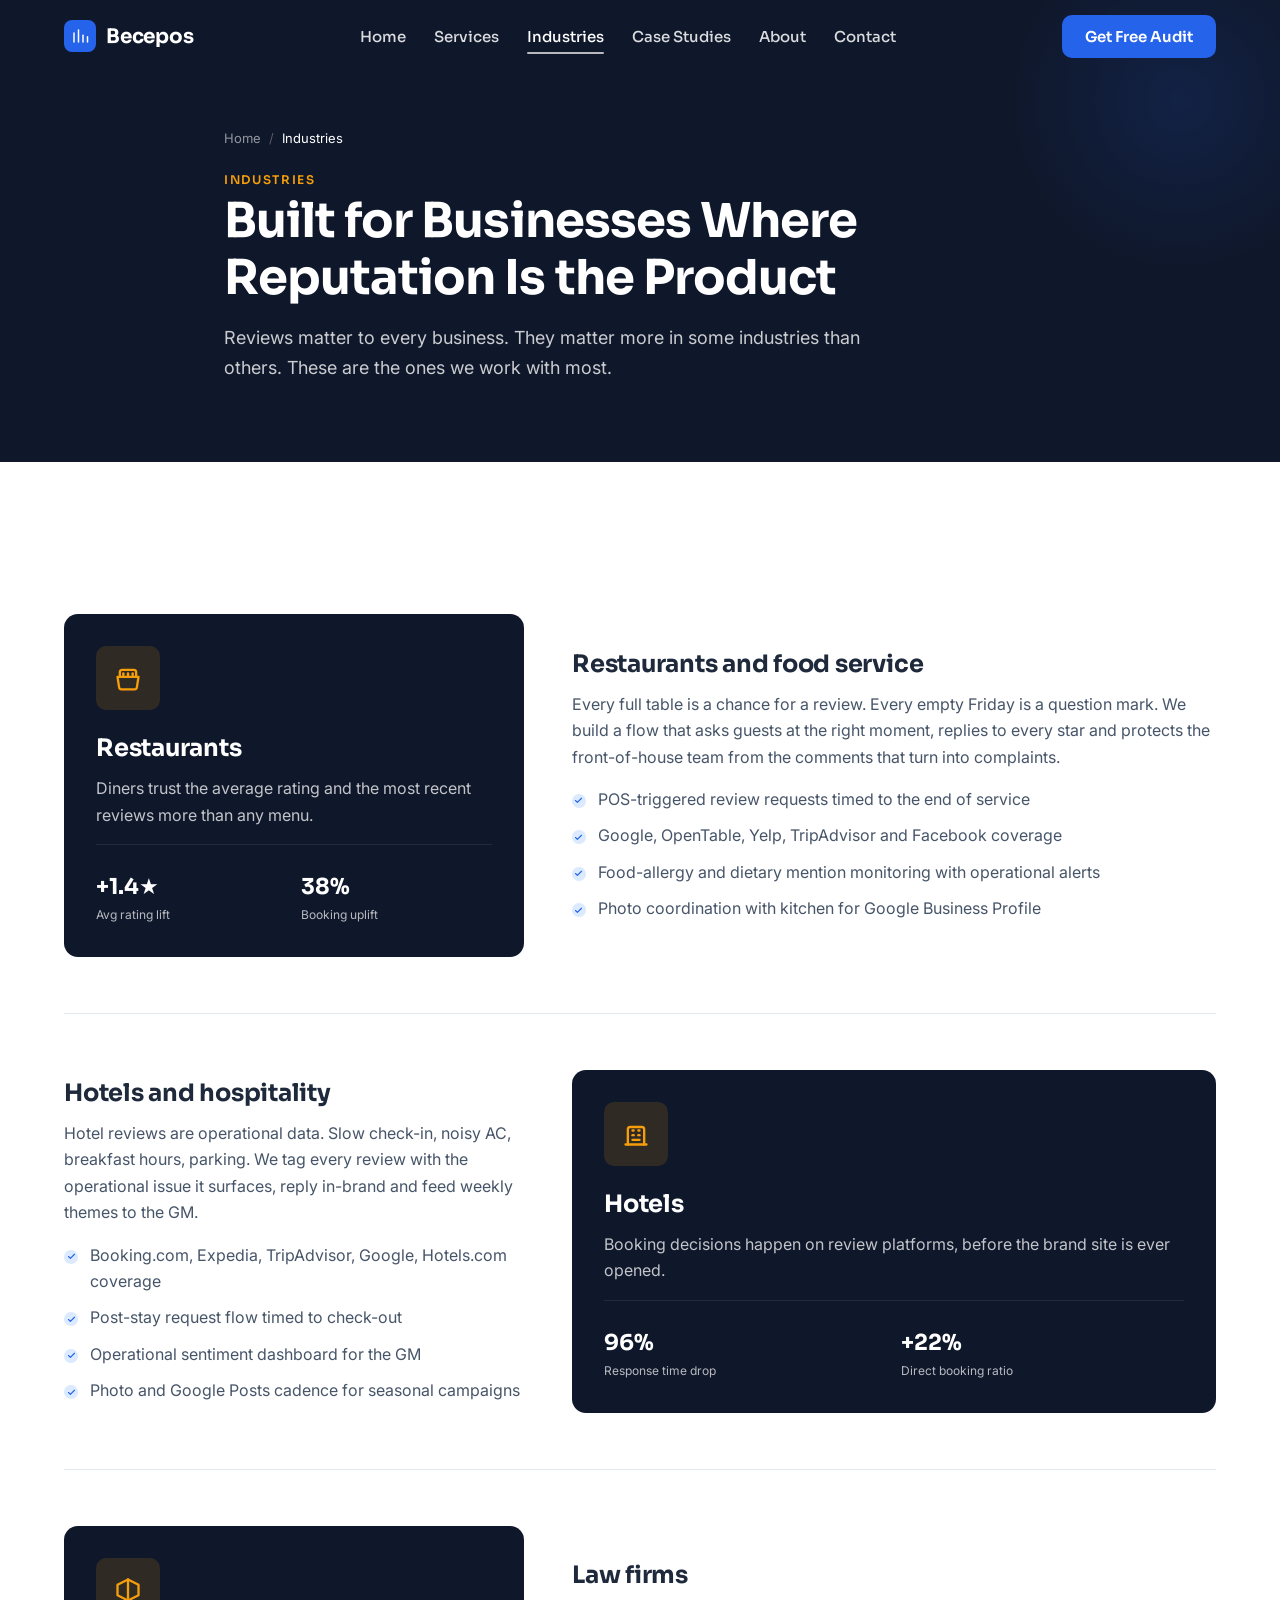
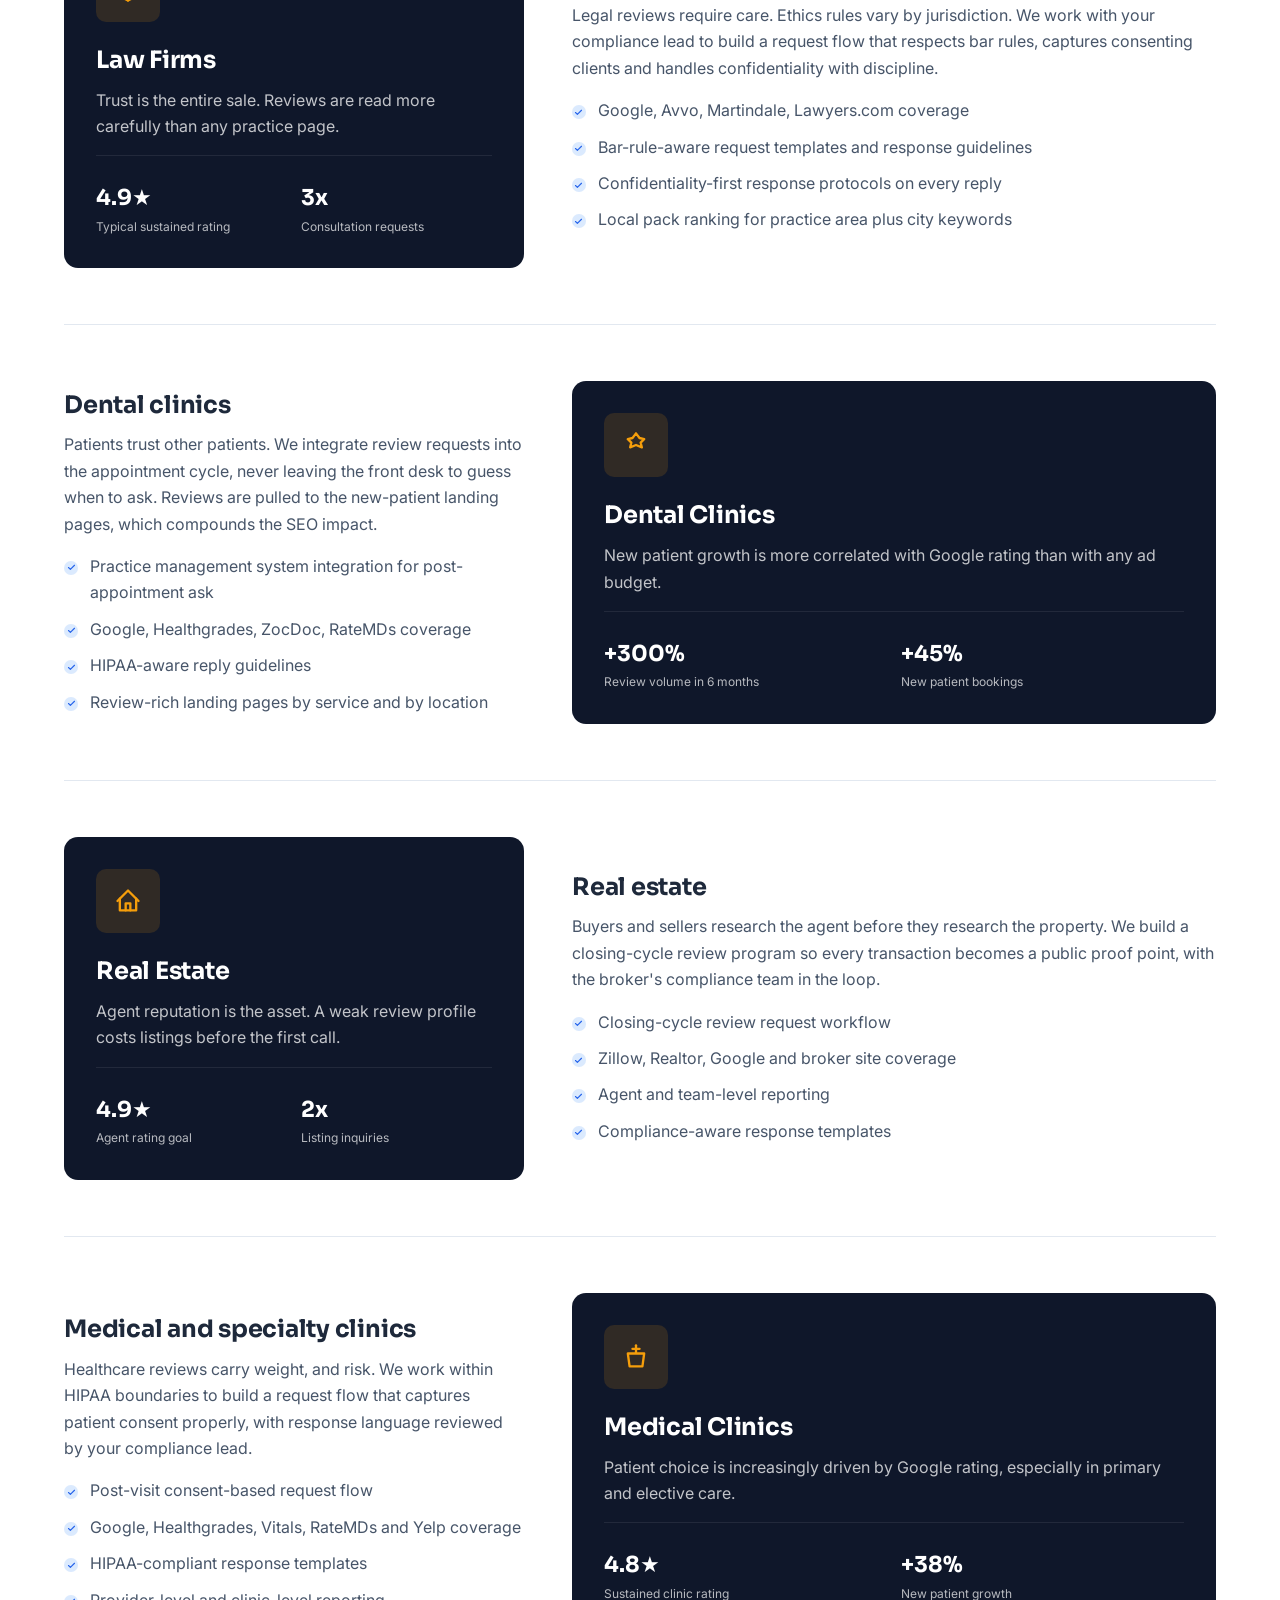
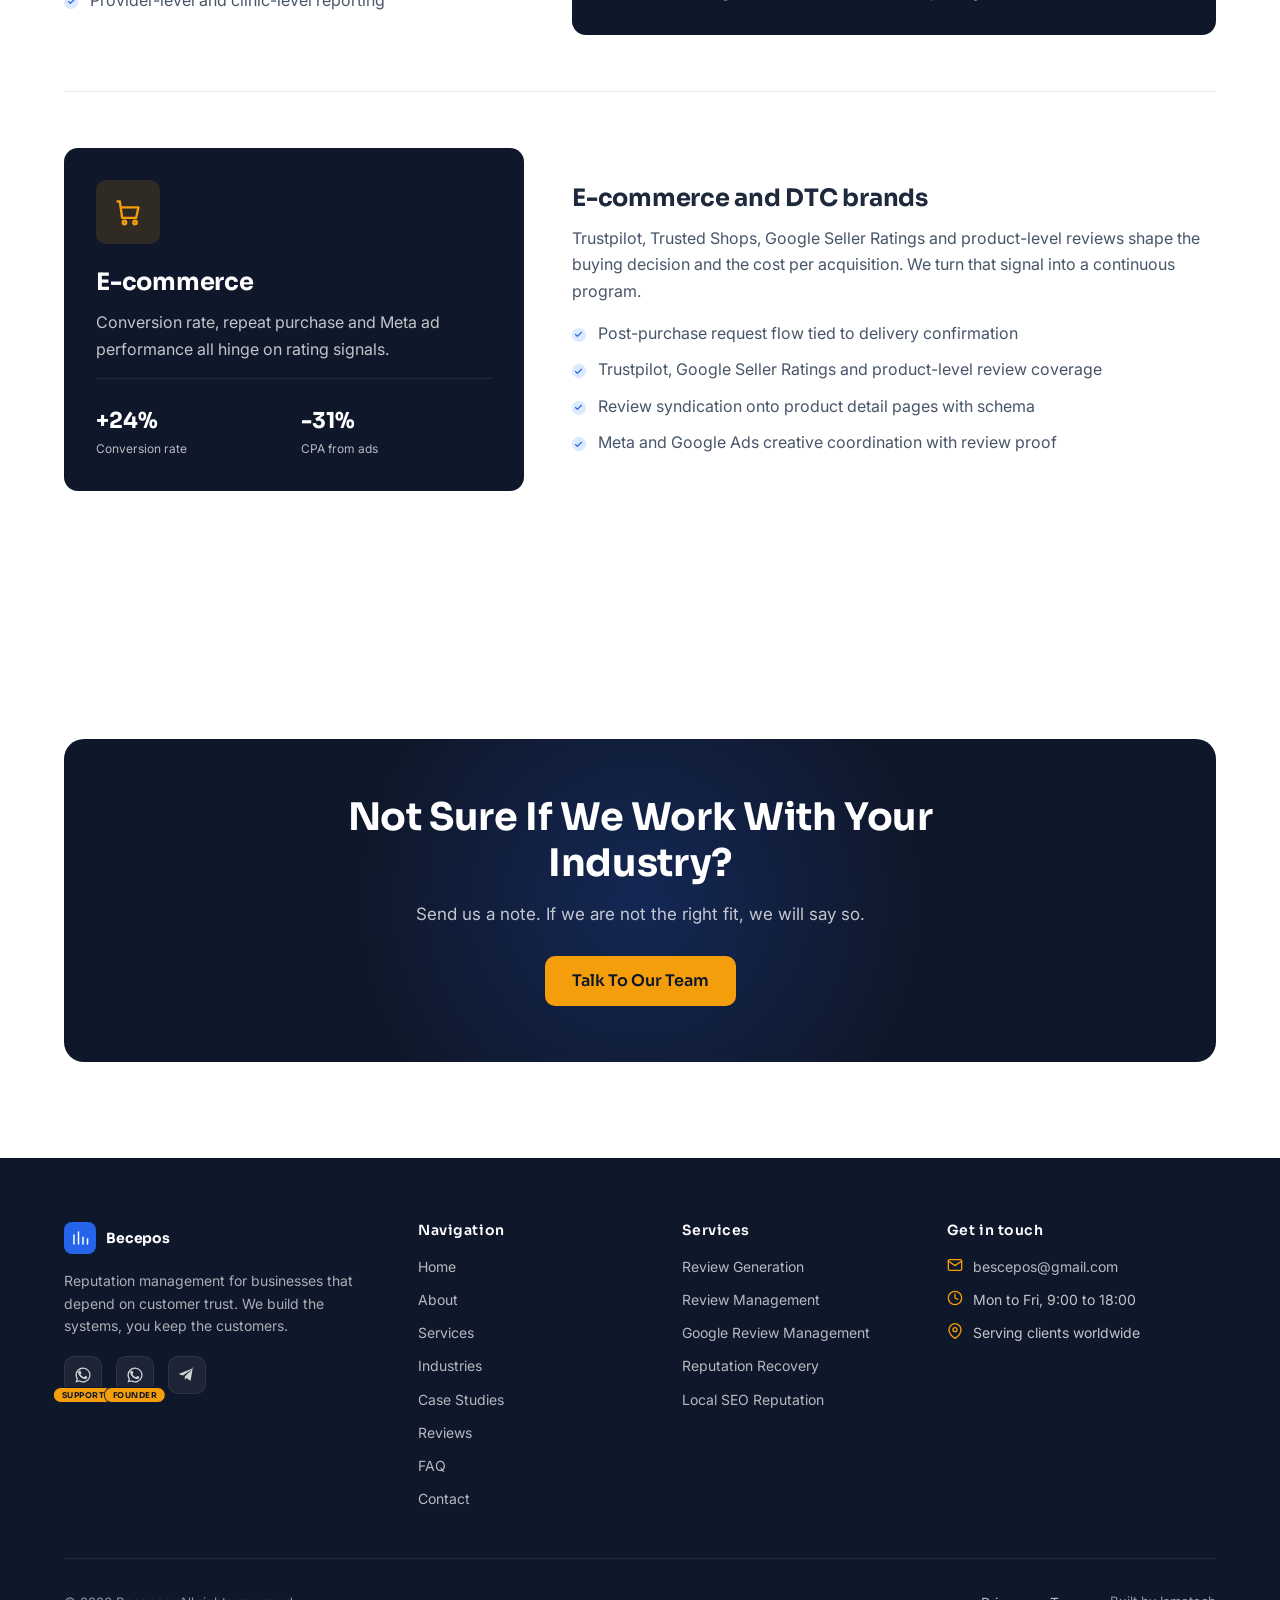
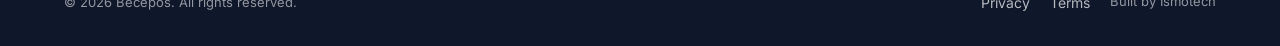
<file: industries.html>
<!DOCTYPE html>
<html lang="en">
<head>
  <meta charset="UTF-8" />
  <meta name="viewport" content="width=device-width, initial-scale=1" />
  <title>Industries We Serve | Becepos</title>
  <meta name="description" content="Reputation management built for restaurants, hotels, law firms, dental and medical clinics, real estate and e-commerce. Industry-aware programs." />
  <meta name="theme-color" content="#0F172A" />
  <link rel="canonical" href="https://becepos.com/industries.html" />
  <link rel="icon" type="image/svg+xml" href="/assets/favicon.svg" />
  <meta property="og:type" content="website" />
  <meta property="og:title" content="Industries We Serve | Becepos" />
  <meta property="og:description" content="Industry-aware reputation management programs for the businesses that depend on customer trust." />
  <meta property="og:url" content="https://becepos.com/industries.html" />
  <link rel="preconnect" href="https://fonts.googleapis.com" />
  <link rel="preconnect" href="https://fonts.gstatic.com" crossorigin />
  <link href="https://fonts.googleapis.com/css2?family=Sora:wght@500;600;700&family=Inter:wght@400;500;600&display=swap" rel="stylesheet" />
  <link rel="stylesheet" href="/css/styles.css" />
</head>
<body>
  <a class="skip-link" href="#main">Skip to content</a>

  <header class="site-header">
    <div class="container">
      <nav class="nav" aria-label="Primary">
        <a class="nav-brand" href="/" aria-label="Becepos home"><span class="mark" aria-hidden="true"><svg viewBox="0 0 24 24" fill="none" stroke="currentColor" stroke-width="2" stroke-linecap="round" stroke-linejoin="round"><path d="M4 20V8"/><path d="M10 20V4"/><path d="M16 20v-9"/><path d="M22 20V13"/></svg></span>Becepos</a>
        <ul class="nav-menu">
          <li><a href="/">Home</a></li>
          <li><a href="/services.html">Services</a></li>
          <li><a href="/industries.html">Industries</a></li>
          <li><a href="/case-studies.html">Case Studies</a></li>
          <li><a href="/about.html">About</a></li>
          <li><a href="/contact.html">Contact</a></li>
        </ul>
        <a href="/contact.html#audit" class="btn btn-primary nav-cta">Get Free Audit</a>
        <button class="nav-toggle" type="button" aria-label="Open menu" aria-controls="mobile-drawer" aria-expanded="false">
          <svg viewBox="0 0 24 24" fill="none" stroke="currentColor" stroke-width="2" stroke-linecap="round" stroke-linejoin="round" aria-hidden="true"><line x1="3" y1="6" x2="21" y2="6"/><line x1="3" y1="12" x2="21" y2="12"/><line x1="3" y1="18" x2="21" y2="18"/></svg>
        </button>
      </nav>
    </div>
  </header>

  <div id="mobile-drawer" class="mobile-drawer" aria-hidden="true" role="dialog" aria-modal="true" aria-label="Site menu">
    <div class="mobile-drawer__head">
      <a class="nav-brand" href="/"><span class="mark" aria-hidden="true"><svg viewBox="0 0 24 24" fill="none" stroke="currentColor" stroke-width="2" stroke-linecap="round" stroke-linejoin="round"><path d="M4 20V8"/><path d="M10 20V4"/><path d="M16 20v-9"/><path d="M22 20V13"/></svg></span>Becepos</a>
      <button class="mobile-drawer__close" type="button" aria-label="Close menu"><svg viewBox="0 0 24 24" fill="none" stroke="currentColor" stroke-width="2" stroke-linecap="round" stroke-linejoin="round" aria-hidden="true"><line x1="18" y1="6" x2="6" y2="18"/><line x1="6" y1="6" x2="18" y2="18"/></svg></button>
    </div>
    <ul>
      <li><a href="/">Home</a></li>
      <li><a href="/services.html">Services</a></li>
      <li><a href="/industries.html">Industries</a></li>
      <li><a href="/case-studies.html">Case Studies</a></li>
      <li><a href="/about.html">About</a></li>
      <li><a href="/reviews.html">Reviews</a></li>
      <li><a href="/faq.html">FAQ</a></li>
      <li><a href="/contact.html">Contact</a></li>
    </ul>
    <a href="/contact.html#audit" class="btn btn-primary">Get Free Audit</a>
  </div>

  <main id="main">

    <section class="page-hero">
      <div class="container">
        <div class="breadcrumbs"><a href="/">Home</a><span class="sep">/</span><span class="here">Industries</span></div>
        <span class="eyebrow">Industries</span>
        <h1>Built for Businesses Where Reputation Is the Product</h1>
        <p>Reviews matter to every business. They matter more in some industries than others. These are the ones we work with most.</p>
      </div>
    </section>

    <section class="section">
      <div class="container">

        <article class="industry reveal">
          <div class="industry__visual">
            <span class="icon-lg" aria-hidden="true">
              <svg viewBox="0 0 24 24" fill="none" stroke="currentColor" stroke-width="2" stroke-linecap="round" stroke-linejoin="round"><path d="M3 11h18l-1.4 9a2 2 0 0 1-2 1.7H6.4A2 2 0 0 1 4.4 20L3 11z"/><path d="M5 11V7a2 2 0 0 1 2-2h10a2 2 0 0 1 2 2v4"/><path d="M8 11V8"/><path d="M12 11V8"/><path d="M16 11V8"/></svg>
            </span>
            <h3 style="color:#fff;">Restaurants</h3>
            <p style="color:rgba(255,255,255,.75);">Diners trust the average rating and the most recent reviews more than any menu.</p>
            <div class="industry__stats">
              <div><div class="v">+1.4★</div><div class="l">Avg rating lift</div></div>
              <div><div class="v">38%</div><div class="l">Booking uplift</div></div>
            </div>
          </div>
          <div class="industry__body">
            <h3>Restaurants and food service</h3>
            <p>Every full table is a chance for a review. Every empty Friday is a question mark. We build a flow that asks guests at the right moment, replies to every star and protects the front-of-house team from the comments that turn into complaints.</p>
            <ul>
              <li>POS-triggered review requests timed to the end of service</li>
              <li>Google, OpenTable, Yelp, TripAdvisor and Facebook coverage</li>
              <li>Food-allergy and dietary mention monitoring with operational alerts</li>
              <li>Photo coordination with kitchen for Google Business Profile</li>
            </ul>
          </div>
        </article>

        <article class="industry reveal">
          <div class="industry__visual">
            <span class="icon-lg" aria-hidden="true">
              <svg viewBox="0 0 24 24" fill="none" stroke="currentColor" stroke-width="2" stroke-linecap="round" stroke-linejoin="round"><path d="M3 21h18"/><path d="M5 21V8a2 2 0 0 1 2-2h10a2 2 0 0 1 2 2v13"/><path d="M9 9h1"/><path d="M14 9h1"/><path d="M9 13h1"/><path d="M14 13h1"/><path d="M9 17h6"/></svg>
            </span>
            <h3 style="color:#fff;">Hotels</h3>
            <p style="color:rgba(255,255,255,.75);">Booking decisions happen on review platforms, before the brand site is ever opened.</p>
            <div class="industry__stats">
              <div><div class="v">96%</div><div class="l">Response time drop</div></div>
              <div><div class="v">+22%</div><div class="l">Direct booking ratio</div></div>
            </div>
          </div>
          <div class="industry__body">
            <h3>Hotels and hospitality</h3>
            <p>Hotel reviews are operational data. Slow check-in, noisy AC, breakfast hours, parking. We tag every review with the operational issue it surfaces, reply in-brand and feed weekly themes to the GM.</p>
            <ul>
              <li>Booking.com, Expedia, TripAdvisor, Google, Hotels.com coverage</li>
              <li>Post-stay request flow timed to check-out</li>
              <li>Operational sentiment dashboard for the GM</li>
              <li>Photo and Google Posts cadence for seasonal campaigns</li>
            </ul>
          </div>
        </article>

        <article class="industry reveal">
          <div class="industry__visual">
            <span class="icon-lg" aria-hidden="true">
              <svg viewBox="0 0 24 24" fill="none" stroke="currentColor" stroke-width="2" stroke-linecap="round" stroke-linejoin="round"><path d="M12 3l9 4.5v9L12 21l-9-4.5v-9L12 3z"/><line x1="12" y1="3" x2="12" y2="21"/></svg>
            </span>
            <h3 style="color:#fff;">Law Firms</h3>
            <p style="color:rgba(255,255,255,.75);">Trust is the entire sale. Reviews are read more carefully than any practice page.</p>
            <div class="industry__stats">
              <div><div class="v">4.9★</div><div class="l">Typical sustained rating</div></div>
              <div><div class="v">3x</div><div class="l">Consultation requests</div></div>
            </div>
          </div>
          <div class="industry__body">
            <h3>Law firms</h3>
            <p>Legal reviews require care. Ethics rules vary by jurisdiction. We work with your compliance lead to build a request flow that respects bar rules, captures consenting clients and handles confidentiality with discipline.</p>
            <ul>
              <li>Google, Avvo, Martindale, Lawyers.com coverage</li>
              <li>Bar-rule-aware request templates and response guidelines</li>
              <li>Confidentiality-first response protocols on every reply</li>
              <li>Local pack ranking for practice area plus city keywords</li>
            </ul>
          </div>
        </article>

        <article class="industry reveal">
          <div class="industry__visual">
            <span class="icon-lg" aria-hidden="true">
              <svg viewBox="0 0 24 24" fill="none" stroke="currentColor" stroke-width="2" stroke-linecap="round" stroke-linejoin="round"><path d="M12 2l3 4 4 1-3 3 1 4-5-2-5 2 1-4-3-3 4-1 3-4z"/></svg>
            </span>
            <h3 style="color:#fff;">Dental Clinics</h3>
            <p style="color:rgba(255,255,255,.75);">New patient growth is more correlated with Google rating than with any ad budget.</p>
            <div class="industry__stats">
              <div><div class="v">+300%</div><div class="l">Review volume in 6 months</div></div>
              <div><div class="v">+45%</div><div class="l">New patient bookings</div></div>
            </div>
          </div>
          <div class="industry__body">
            <h3>Dental clinics</h3>
            <p>Patients trust other patients. We integrate review requests into the appointment cycle, never leaving the front desk to guess when to ask. Reviews are pulled to the new-patient landing pages, which compounds the SEO impact.</p>
            <ul>
              <li>Practice management system integration for post-appointment ask</li>
              <li>Google, Healthgrades, ZocDoc, RateMDs coverage</li>
              <li>HIPAA-aware reply guidelines</li>
              <li>Review-rich landing pages by service and by location</li>
            </ul>
          </div>
        </article>

        <article class="industry reveal">
          <div class="industry__visual">
            <span class="icon-lg" aria-hidden="true">
              <svg viewBox="0 0 24 24" fill="none" stroke="currentColor" stroke-width="2" stroke-linecap="round" stroke-linejoin="round"><path d="M3 12l9-9 9 9"/><path d="M5 10v10h14V10"/><path d="M10 20v-6h4v6"/></svg>
            </span>
            <h3 style="color:#fff;">Real Estate</h3>
            <p style="color:rgba(255,255,255,.75);">Agent reputation is the asset. A weak review profile costs listings before the first call.</p>
            <div class="industry__stats">
              <div><div class="v">4.9★</div><div class="l">Agent rating goal</div></div>
              <div><div class="v">2x</div><div class="l">Listing inquiries</div></div>
            </div>
          </div>
          <div class="industry__body">
            <h3>Real estate</h3>
            <p>Buyers and sellers research the agent before they research the property. We build a closing-cycle review program so every transaction becomes a public proof point, with the broker's compliance team in the loop.</p>
            <ul>
              <li>Closing-cycle review request workflow</li>
              <li>Zillow, Realtor, Google and broker site coverage</li>
              <li>Agent and team-level reporting</li>
              <li>Compliance-aware response templates</li>
            </ul>
          </div>
        </article>

        <article class="industry reveal">
          <div class="industry__visual">
            <span class="icon-lg" aria-hidden="true">
              <svg viewBox="0 0 24 24" fill="none" stroke="currentColor" stroke-width="2" stroke-linecap="round" stroke-linejoin="round"><path d="M12 2v6"/><path d="M9 5h6"/><path d="M5 9h14l-1.5 11h-11z"/></svg>
            </span>
            <h3 style="color:#fff;">Medical Clinics</h3>
            <p style="color:rgba(255,255,255,.75);">Patient choice is increasingly driven by Google rating, especially in primary and elective care.</p>
            <div class="industry__stats">
              <div><div class="v">4.8★</div><div class="l">Sustained clinic rating</div></div>
              <div><div class="v">+38%</div><div class="l">New patient growth</div></div>
            </div>
          </div>
          <div class="industry__body">
            <h3>Medical and specialty clinics</h3>
            <p>Healthcare reviews carry weight, and risk. We work within HIPAA boundaries to build a request flow that captures patient consent properly, with response language reviewed by your compliance lead.</p>
            <ul>
              <li>Post-visit consent-based request flow</li>
              <li>Google, Healthgrades, Vitals, RateMDs and Yelp coverage</li>
              <li>HIPAA-compliant response templates</li>
              <li>Provider-level and clinic-level reporting</li>
            </ul>
          </div>
        </article>

        <article class="industry reveal">
          <div class="industry__visual">
            <span class="icon-lg" aria-hidden="true">
              <svg viewBox="0 0 24 24" fill="none" stroke="currentColor" stroke-width="2" stroke-linecap="round" stroke-linejoin="round"><circle cx="9" cy="21" r="1.5"/><circle cx="18" cy="21" r="1.5"/><path d="M3 3h2l2 14h12l2-9H6"/></svg>
            </span>
            <h3 style="color:#fff;">E-commerce</h3>
            <p style="color:rgba(255,255,255,.75);">Conversion rate, repeat purchase and Meta ad performance all hinge on rating signals.</p>
            <div class="industry__stats">
              <div><div class="v">+24%</div><div class="l">Conversion rate</div></div>
              <div><div class="v">-31%</div><div class="l">CPA from ads</div></div>
            </div>
          </div>
          <div class="industry__body">
            <h3>E-commerce and DTC brands</h3>
            <p>Trustpilot, Trusted Shops, Google Seller Ratings and product-level reviews shape the buying decision and the cost per acquisition. We turn that signal into a continuous program.</p>
            <ul>
              <li>Post-purchase request flow tied to delivery confirmation</li>
              <li>Trustpilot, Google Seller Ratings and product-level review coverage</li>
              <li>Review syndication onto product detail pages with schema</li>
              <li>Meta and Google Ads creative coordination with review proof</li>
            </ul>
          </div>
        </article>

      </div>
    </section>

    <section class="section">
      <div class="container">
        <div class="cta-band reveal">
          <h2>Not Sure If We Work With Your Industry?</h2>
          <p>Send us a note. If we are not the right fit, we will say so.</p>
          <a class="btn btn-gold btn-lg" href="/contact.html#audit">Talk To Our Team</a>
        </div>
      </div>
    </section>

  </main>

  <footer class="site-footer">
    <div class="container">
      <div class="footer-grid">
        <div class="footer-brand">
          <a class="nav-brand" href="/"><span class="mark" aria-hidden="true"><svg viewBox="0 0 24 24" fill="none" stroke="currentColor" stroke-width="2" stroke-linecap="round" stroke-linejoin="round"><path d="M4 20V8"/><path d="M10 20V4"/><path d="M16 20v-9"/><path d="M22 20V13"/></svg></span>Becepos</a>
          <p>Reputation management for businesses that depend on customer trust. We build the systems, you keep the customers.</p>
          <div class="footer-social"><a href="https://wa.me/447365580142" target="_blank" rel="noopener" aria-label="WhatsApp Support" class="has-flag"><svg viewBox="0 0 24 24" fill="currentColor" aria-hidden="true"><path d="M17.5 14.4c-.3-.2-1.8-.9-2.1-1-.3-.1-.5-.2-.7.2-.2.3-.8 1-1 1.2-.2.2-.4.2-.7.1-.3-.2-1.3-.5-2.5-1.6-.9-.8-1.5-1.8-1.7-2.1-.2-.3 0-.5.1-.6.1-.1.3-.4.5-.5.2-.2.2-.3.3-.5.1-.2.1-.4 0-.6-.1-.2-.7-1.7-1-2.3-.3-.6-.5-.5-.7-.5h-.6c-.2 0-.5.1-.8.4-.3.3-1 1-1 2.5s1.1 2.9 1.2 3.1c.2.2 2.1 3.3 5.1 4.6.7.3 1.3.5 1.7.6.7.2 1.3.2 1.8.1.6-.1 1.7-.7 2-1.4.3-.7.3-1.3.2-1.4-.1-.1-.3-.2-.6-.4zM12 2a10 10 0 0 0-8.5 15.2L2 22l4.9-1.4A10 10 0 1 0 12 2zm0 18.3c-1.5 0-2.9-.4-4.1-1.1l-.3-.2-3 .8.8-2.9-.2-.3a8.3 8.3 0 1 1 6.8 3.7z"/></svg><span class="flag">Support</span></a><a href="https://wa.me/2349060601693" target="_blank" rel="noopener" aria-label="WhatsApp Founder" class="has-flag"><svg viewBox="0 0 24 24" fill="currentColor" aria-hidden="true"><path d="M17.5 14.4c-.3-.2-1.8-.9-2.1-1-.3-.1-.5-.2-.7.2-.2.3-.8 1-1 1.2-.2.2-.4.2-.7.1-.3-.2-1.3-.5-2.5-1.6-.9-.8-1.5-1.8-1.7-2.1-.2-.3 0-.5.1-.6.1-.1.3-.4.5-.5.2-.2.2-.3.3-.5.1-.2.1-.4 0-.6-.1-.2-.7-1.7-1-2.3-.3-.6-.5-.5-.7-.5h-.6c-.2 0-.5.1-.8.4-.3.3-1 1-1 2.5s1.1 2.9 1.2 3.1c.2.2 2.1 3.3 5.1 4.6.7.3 1.3.5 1.7.6.7.2 1.3.2 1.8.1.6-.1 1.7-.7 2-1.4.3-.7.3-1.3.2-1.4-.1-.1-.3-.2-.6-.4zM12 2a10 10 0 0 0-8.5 15.2L2 22l4.9-1.4A10 10 0 1 0 12 2zm0 18.3c-1.5 0-2.9-.4-4.1-1.1l-.3-.2-3 .8.8-2.9-.2-.3a8.3 8.3 0 1 1 6.8 3.7z"/></svg><span class="flag">Founder</span></a><a href="https://t.me/Bescepos" target="_blank" rel="noopener" aria-label="Telegram"><svg viewBox="0 0 24 24" fill="currentColor" aria-hidden="true"><path d="M21.7 2.3 1.6 10.2c-.5.2-.6.6 0 .8l4.9 1.5L17 5.6c.5-.3.9 0 .6.4l-8.4 7.6-.3 4.4c.3 0 .5-.1.7-.3l1.7-1.7 4.5 3.3c.5.3 1 .1 1.1-.4l2.7-15.6c.2-.6-.4-1-1.1-.7Z"/></svg></a>
          </div>
        </div>
        <div>
          <h4>Navigation</h4>
          <ul>
            <li><a href="/">Home</a></li>
            <li><a href="/about.html">About</a></li>
            <li><a href="/services.html">Services</a></li>
            <li><a href="/industries.html">Industries</a></li>
            <li><a href="/case-studies.html">Case Studies</a></li>
            <li><a href="/reviews.html">Reviews</a></li>
            <li><a href="/faq.html">FAQ</a></li>
            <li><a href="/contact.html">Contact</a></li>
          </ul>
        </div>
        <div>
          <h4>Services</h4>
          <ul>
            <li><a href="/services/review-generation.html">Review Generation</a></li>
            <li><a href="/services/review-management.html">Review Management</a></li>
            <li><a href="/services/google-review-management.html">Google Review Management</a></li>
            <li><a href="/services/reputation-recovery.html">Reputation Recovery</a></li>
            <li><a href="/services/local-seo-reputation.html">Local SEO Reputation</a></li>
          </ul>
        </div>
        <div>
          <h4>Get in touch</h4>
          <div class="footer-contact">
            <div class="row"><svg viewBox="0 0 24 24" fill="none" stroke="currentColor" stroke-width="2" stroke-linecap="round" stroke-linejoin="round" aria-hidden="true"><path d="M4 4h16c1.1 0 2 .9 2 2v12c0 1.1-.9 2-2 2H4c-1.1 0-2-.9-2-2V6c0-1.1.9-2 2-2z"/><polyline points="22 6 12 13 2 6"/></svg><a href="mailto:bescepos@gmail.com">bescepos@gmail.com</a></div>
            <div class="row"><svg viewBox="0 0 24 24" fill="none" stroke="currentColor" stroke-width="2" stroke-linecap="round" stroke-linejoin="round" aria-hidden="true"><circle cx="12" cy="12" r="10"/><polyline points="12 6 12 12 16 14"/></svg><span>Mon to Fri, 9:00 to 18:00</span></div>
            <div class="row"><svg viewBox="0 0 24 24" fill="none" stroke="currentColor" stroke-width="2" stroke-linecap="round" stroke-linejoin="round" aria-hidden="true"><path d="M21 10c0 7-9 13-9 13s-9-6-9-13a9 9 0 0 1 18 0z"/><circle cx="12" cy="10" r="3"/></svg><span>Serving clients worldwide</span></div>
          </div>
        </div>
      </div>
      <div class="footer-bottom">
        <div>© <span data-year>2026</span> Becepos. All rights reserved.</div>
        <div class="footer-bottom__links">
          <a href="/privacy.html">Privacy</a>
          <a href="/terms.html">Terms</a>
          <span>Built by Ismotech</span>
        </div>
      </div>
    </div>
  </footer>

  <script src="/js/main.js"></script>
</body>
</html>
</file>
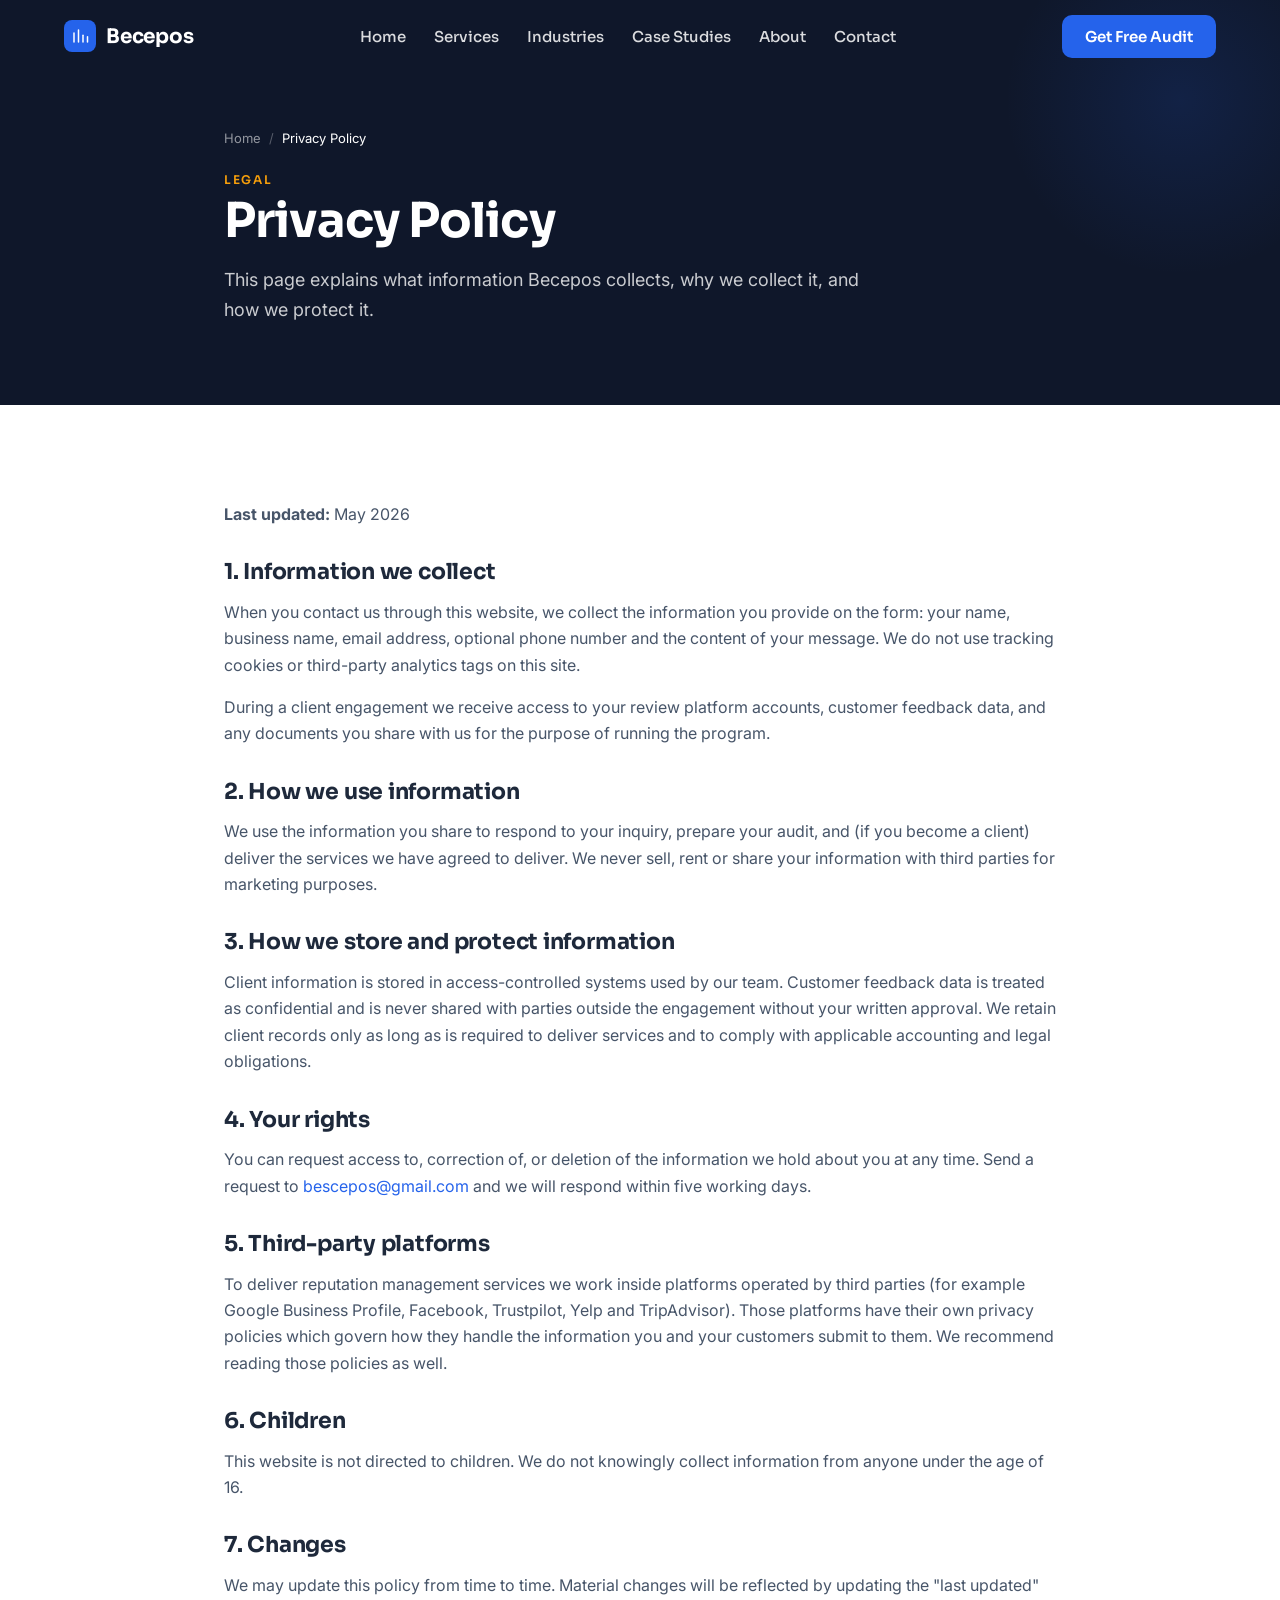
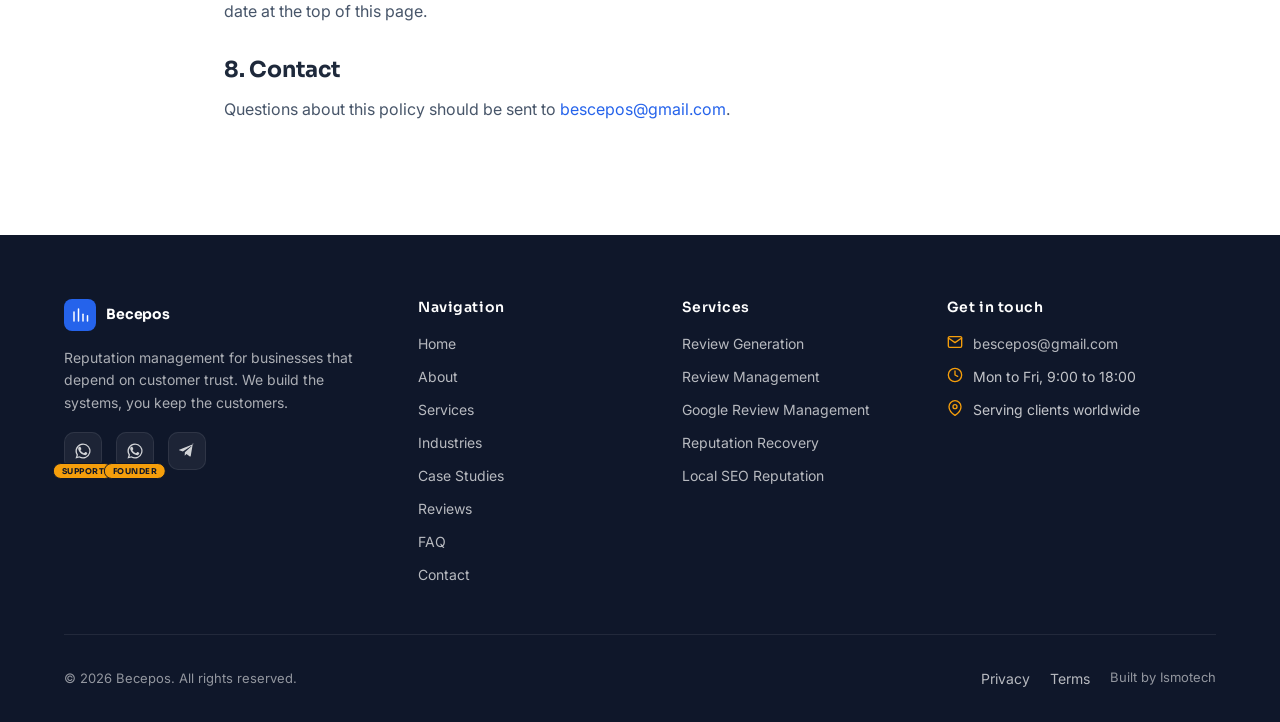
<file: privacy.html>
<!DOCTYPE html>
<html lang="en">
<head>
  <meta charset="UTF-8" />
  <meta name="viewport" content="width=device-width, initial-scale=1" />
  <title>Privacy Policy | Becepos</title>
  <meta name="description" content="How Becepos collects, uses and protects information shared through this website and during client engagements." />
  <meta name="theme-color" content="#0F172A" />
  <link rel="canonical" href="https://becepos.com/privacy.html" />
  <link rel="icon" type="image/svg+xml" href="/assets/favicon.svg" />
  <link rel="preconnect" href="https://fonts.googleapis.com" />
  <link rel="preconnect" href="https://fonts.gstatic.com" crossorigin />
  <link href="https://fonts.googleapis.com/css2?family=Sora:wght@500;600;700&family=Inter:wght@400;500;600&display=swap" rel="stylesheet" />
  <link rel="stylesheet" href="/css/styles.css" />
</head>
<body>
  <a class="skip-link" href="#main">Skip to content</a>

  <header class="site-header">
    <div class="container">
      <nav class="nav" aria-label="Primary">
        <a class="nav-brand" href="/" aria-label="Becepos home"><span class="mark" aria-hidden="true"><svg viewBox="0 0 24 24" fill="none" stroke="currentColor" stroke-width="2" stroke-linecap="round" stroke-linejoin="round"><path d="M4 20V8"/><path d="M10 20V4"/><path d="M16 20v-9"/><path d="M22 20V13"/></svg></span>Becepos</a>
        <ul class="nav-menu">
          <li><a href="/">Home</a></li>
          <li><a href="/services.html">Services</a></li>
          <li><a href="/industries.html">Industries</a></li>
          <li><a href="/case-studies.html">Case Studies</a></li>
          <li><a href="/about.html">About</a></li>
          <li><a href="/contact.html">Contact</a></li>
        </ul>
        <a href="/contact.html#audit" class="btn btn-primary nav-cta">Get Free Audit</a>
        <button class="nav-toggle" type="button" aria-label="Open menu" aria-controls="mobile-drawer" aria-expanded="false">
          <svg viewBox="0 0 24 24" fill="none" stroke="currentColor" stroke-width="2" stroke-linecap="round" stroke-linejoin="round" aria-hidden="true"><line x1="3" y1="6" x2="21" y2="6"/><line x1="3" y1="12" x2="21" y2="12"/><line x1="3" y1="18" x2="21" y2="18"/></svg>
        </button>
      </nav>
    </div>
  </header>

  <div id="mobile-drawer" class="mobile-drawer" aria-hidden="true" role="dialog" aria-modal="true" aria-label="Site menu">
    <div class="mobile-drawer__head">
      <a class="nav-brand" href="/"><span class="mark" aria-hidden="true"><svg viewBox="0 0 24 24" fill="none" stroke="currentColor" stroke-width="2" stroke-linecap="round" stroke-linejoin="round"><path d="M4 20V8"/><path d="M10 20V4"/><path d="M16 20v-9"/><path d="M22 20V13"/></svg></span>Becepos</a>
      <button class="mobile-drawer__close" type="button" aria-label="Close menu"><svg viewBox="0 0 24 24" fill="none" stroke="currentColor" stroke-width="2" stroke-linecap="round" stroke-linejoin="round" aria-hidden="true"><line x1="18" y1="6" x2="6" y2="18"/><line x1="6" y1="6" x2="18" y2="18"/></svg></button>
    </div>
    <ul>
      <li><a href="/">Home</a></li>
      <li><a href="/services.html">Services</a></li>
      <li><a href="/industries.html">Industries</a></li>
      <li><a href="/case-studies.html">Case Studies</a></li>
      <li><a href="/about.html">About</a></li>
      <li><a href="/reviews.html">Reviews</a></li>
      <li><a href="/faq.html">FAQ</a></li>
      <li><a href="/contact.html">Contact</a></li>
    </ul>
    <a href="/contact.html#audit" class="btn btn-primary">Get Free Audit</a>
  </div>

  <main id="main">

    <section class="page-hero">
      <div class="container">
        <div class="breadcrumbs"><a href="/">Home</a><span class="sep">/</span><span class="here">Privacy Policy</span></div>
        <span class="eyebrow">Legal</span>
        <h1>Privacy Policy</h1>
        <p>This page explains what information Becepos collects, why we collect it, and how we protect it.</p>
      </div>
    </section>

    <section class="section">
      <div class="container container-narrow legal">
        <p><strong>Last updated:</strong> May 2026</p>

        <h2>1. Information we collect</h2>
        <p>When you contact us through this website, we collect the information you provide on the form: your name, business name, email address, optional phone number and the content of your message. We do not use tracking cookies or third-party analytics tags on this site.</p>
        <p>During a client engagement we receive access to your review platform accounts, customer feedback data, and any documents you share with us for the purpose of running the program.</p>

        <h2>2. How we use information</h2>
        <p>We use the information you share to respond to your inquiry, prepare your audit, and (if you become a client) deliver the services we have agreed to deliver. We never sell, rent or share your information with third parties for marketing purposes.</p>

        <h2>3. How we store and protect information</h2>
        <p>Client information is stored in access-controlled systems used by our team. Customer feedback data is treated as confidential and is never shared with parties outside the engagement without your written approval. We retain client records only as long as is required to deliver services and to comply with applicable accounting and legal obligations.</p>

        <h2>4. Your rights</h2>
        <p>You can request access to, correction of, or deletion of the information we hold about you at any time. Send a request to <a href="mailto:bescepos@gmail.com">bescepos@gmail.com</a> and we will respond within five working days.</p>

        <h2>5. Third-party platforms</h2>
        <p>To deliver reputation management services we work inside platforms operated by third parties (for example Google Business Profile, Facebook, Trustpilot, Yelp and TripAdvisor). Those platforms have their own privacy policies which govern how they handle the information you and your customers submit to them. We recommend reading those policies as well.</p>

        <h2>6. Children</h2>
        <p>This website is not directed to children. We do not knowingly collect information from anyone under the age of 16.</p>

        <h2>7. Changes</h2>
        <p>We may update this policy from time to time. Material changes will be reflected by updating the "last updated" date at the top of this page.</p>

        <h2>8. Contact</h2>
        <p>Questions about this policy should be sent to <a href="mailto:bescepos@gmail.com">bescepos@gmail.com</a>.</p>
      </div>
    </section>

  </main>

  <footer class="site-footer">
    <div class="container">
      <div class="footer-grid">
        <div class="footer-brand">
          <a class="nav-brand" href="/"><span class="mark" aria-hidden="true"><svg viewBox="0 0 24 24" fill="none" stroke="currentColor" stroke-width="2" stroke-linecap="round" stroke-linejoin="round"><path d="M4 20V8"/><path d="M10 20V4"/><path d="M16 20v-9"/><path d="M22 20V13"/></svg></span>Becepos</a>
          <p>Reputation management for businesses that depend on customer trust. We build the systems, you keep the customers.</p>
          <div class="footer-social"><a href="https://wa.me/447365580142" target="_blank" rel="noopener" aria-label="WhatsApp Support" class="has-flag"><svg viewBox="0 0 24 24" fill="currentColor" aria-hidden="true"><path d="M17.5 14.4c-.3-.2-1.8-.9-2.1-1-.3-.1-.5-.2-.7.2-.2.3-.8 1-1 1.2-.2.2-.4.2-.7.1-.3-.2-1.3-.5-2.5-1.6-.9-.8-1.5-1.8-1.7-2.1-.2-.3 0-.5.1-.6.1-.1.3-.4.5-.5.2-.2.2-.3.3-.5.1-.2.1-.4 0-.6-.1-.2-.7-1.7-1-2.3-.3-.6-.5-.5-.7-.5h-.6c-.2 0-.5.1-.8.4-.3.3-1 1-1 2.5s1.1 2.9 1.2 3.1c.2.2 2.1 3.3 5.1 4.6.7.3 1.3.5 1.7.6.7.2 1.3.2 1.8.1.6-.1 1.7-.7 2-1.4.3-.7.3-1.3.2-1.4-.1-.1-.3-.2-.6-.4zM12 2a10 10 0 0 0-8.5 15.2L2 22l4.9-1.4A10 10 0 1 0 12 2zm0 18.3c-1.5 0-2.9-.4-4.1-1.1l-.3-.2-3 .8.8-2.9-.2-.3a8.3 8.3 0 1 1 6.8 3.7z"/></svg><span class="flag">Support</span></a><a href="https://wa.me/2349060601693" target="_blank" rel="noopener" aria-label="WhatsApp Founder" class="has-flag"><svg viewBox="0 0 24 24" fill="currentColor" aria-hidden="true"><path d="M17.5 14.4c-.3-.2-1.8-.9-2.1-1-.3-.1-.5-.2-.7.2-.2.3-.8 1-1 1.2-.2.2-.4.2-.7.1-.3-.2-1.3-.5-2.5-1.6-.9-.8-1.5-1.8-1.7-2.1-.2-.3 0-.5.1-.6.1-.1.3-.4.5-.5.2-.2.2-.3.3-.5.1-.2.1-.4 0-.6-.1-.2-.7-1.7-1-2.3-.3-.6-.5-.5-.7-.5h-.6c-.2 0-.5.1-.8.4-.3.3-1 1-1 2.5s1.1 2.9 1.2 3.1c.2.2 2.1 3.3 5.1 4.6.7.3 1.3.5 1.7.6.7.2 1.3.2 1.8.1.6-.1 1.7-.7 2-1.4.3-.7.3-1.3.2-1.4-.1-.1-.3-.2-.6-.4zM12 2a10 10 0 0 0-8.5 15.2L2 22l4.9-1.4A10 10 0 1 0 12 2zm0 18.3c-1.5 0-2.9-.4-4.1-1.1l-.3-.2-3 .8.8-2.9-.2-.3a8.3 8.3 0 1 1 6.8 3.7z"/></svg><span class="flag">Founder</span></a><a href="https://t.me/Bescepos" target="_blank" rel="noopener" aria-label="Telegram"><svg viewBox="0 0 24 24" fill="currentColor" aria-hidden="true"><path d="M21.7 2.3 1.6 10.2c-.5.2-.6.6 0 .8l4.9 1.5L17 5.6c.5-.3.9 0 .6.4l-8.4 7.6-.3 4.4c.3 0 .5-.1.7-.3l1.7-1.7 4.5 3.3c.5.3 1 .1 1.1-.4l2.7-15.6c.2-.6-.4-1-1.1-.7Z"/></svg></a>
          </div>
        </div>
        <div>
          <h4>Navigation</h4>
          <ul>
            <li><a href="/">Home</a></li>
            <li><a href="/about.html">About</a></li>
            <li><a href="/services.html">Services</a></li>
            <li><a href="/industries.html">Industries</a></li>
            <li><a href="/case-studies.html">Case Studies</a></li>
            <li><a href="/reviews.html">Reviews</a></li>
            <li><a href="/faq.html">FAQ</a></li>
            <li><a href="/contact.html">Contact</a></li>
          </ul>
        </div>
        <div>
          <h4>Services</h4>
          <ul>
            <li><a href="/services/review-generation.html">Review Generation</a></li>
            <li><a href="/services/review-management.html">Review Management</a></li>
            <li><a href="/services/google-review-management.html">Google Review Management</a></li>
            <li><a href="/services/reputation-recovery.html">Reputation Recovery</a></li>
            <li><a href="/services/local-seo-reputation.html">Local SEO Reputation</a></li>
          </ul>
        </div>
        <div>
          <h4>Get in touch</h4>
          <div class="footer-contact">
            <div class="row"><svg viewBox="0 0 24 24" fill="none" stroke="currentColor" stroke-width="2" stroke-linecap="round" stroke-linejoin="round" aria-hidden="true"><path d="M4 4h16c1.1 0 2 .9 2 2v12c0 1.1-.9 2-2 2H4c-1.1 0-2-.9-2-2V6c0-1.1.9-2 2-2z"/><polyline points="22 6 12 13 2 6"/></svg><a href="mailto:bescepos@gmail.com">bescepos@gmail.com</a></div>
            <div class="row"><svg viewBox="0 0 24 24" fill="none" stroke="currentColor" stroke-width="2" stroke-linecap="round" stroke-linejoin="round" aria-hidden="true"><circle cx="12" cy="12" r="10"/><polyline points="12 6 12 12 16 14"/></svg><span>Mon to Fri, 9:00 to 18:00</span></div>
            <div class="row"><svg viewBox="0 0 24 24" fill="none" stroke="currentColor" stroke-width="2" stroke-linecap="round" stroke-linejoin="round" aria-hidden="true"><path d="M21 10c0 7-9 13-9 13s-9-6-9-13a9 9 0 0 1 18 0z"/><circle cx="12" cy="10" r="3"/></svg><span>Serving clients worldwide</span></div>
          </div>
        </div>
      </div>
      <div class="footer-bottom">
        <div>© <span data-year>2026</span> Becepos. All rights reserved.</div>
        <div class="footer-bottom__links">
          <a href="/privacy.html">Privacy</a>
          <a href="/terms.html">Terms</a>
          <span>Built by Ismotech</span>
        </div>
      </div>
    </div>
  </footer>

  <script src="/js/main.js"></script>
</body>
</html>
</file>
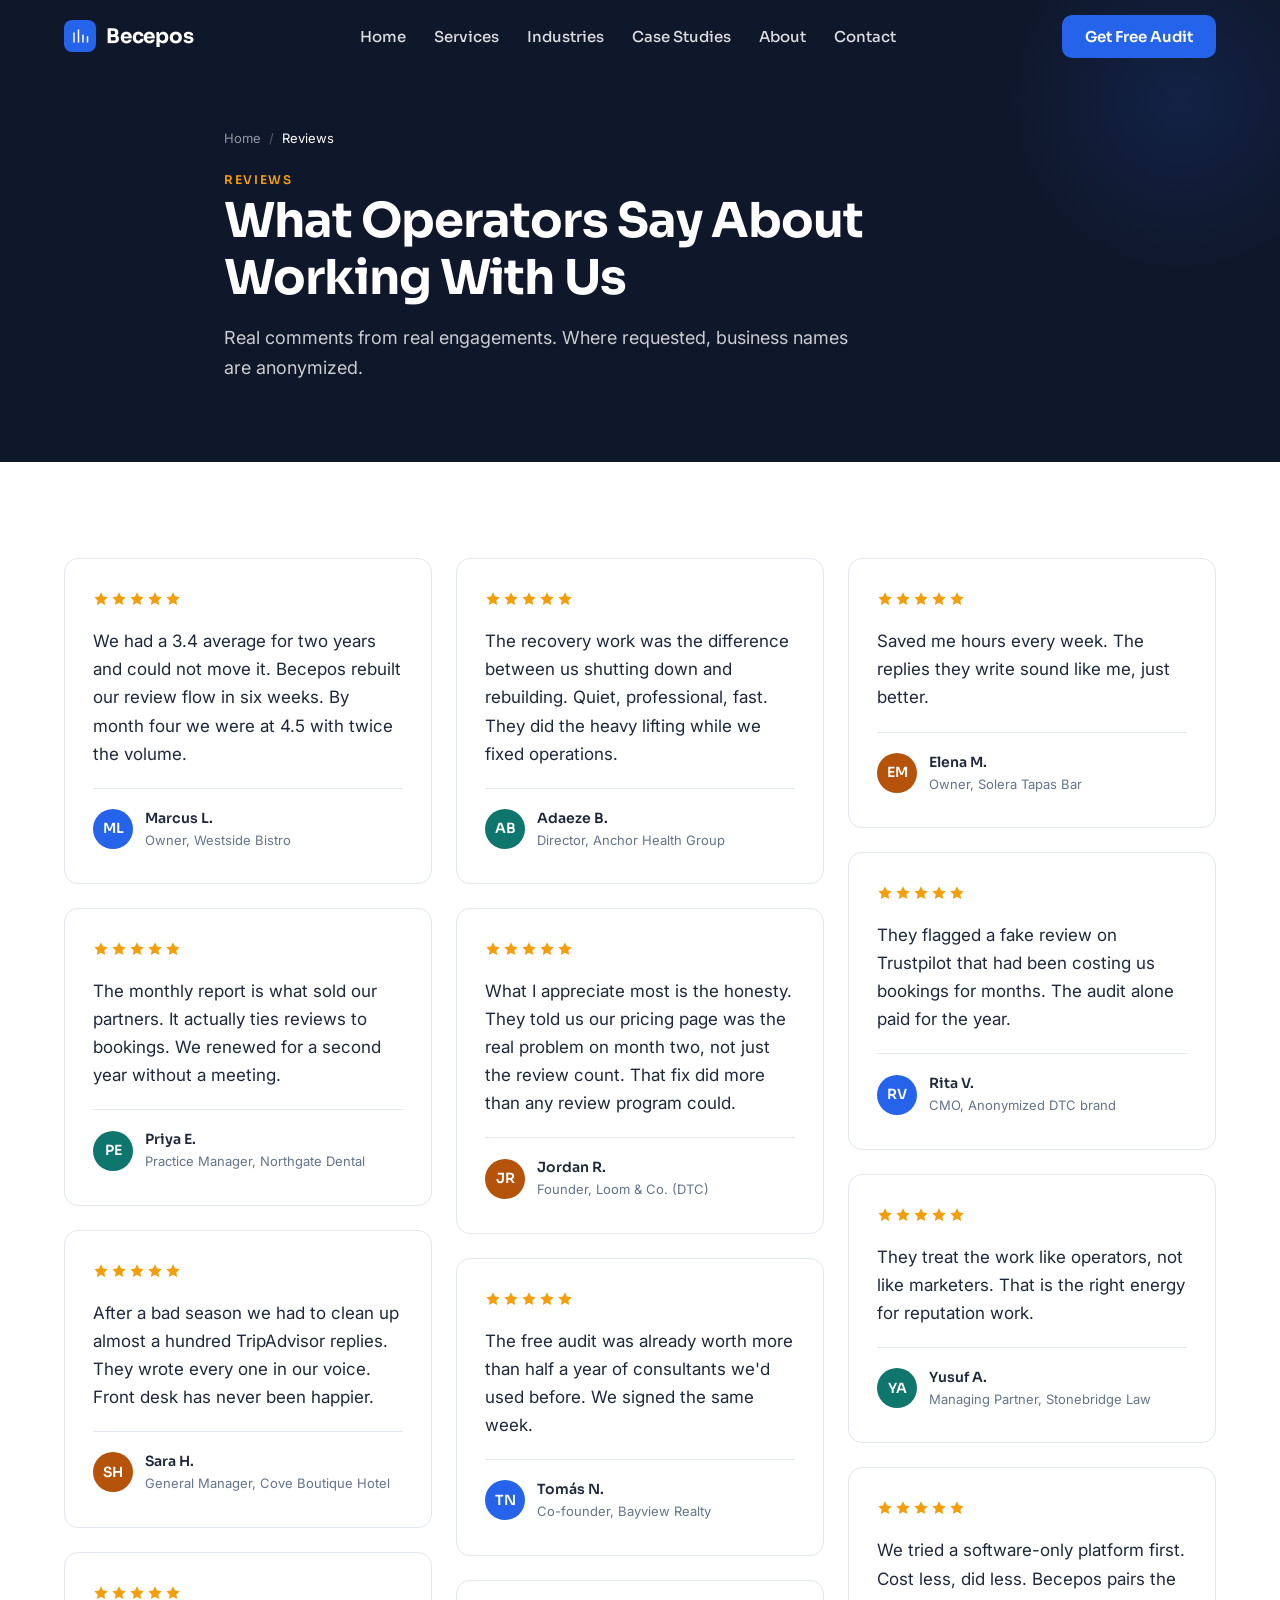
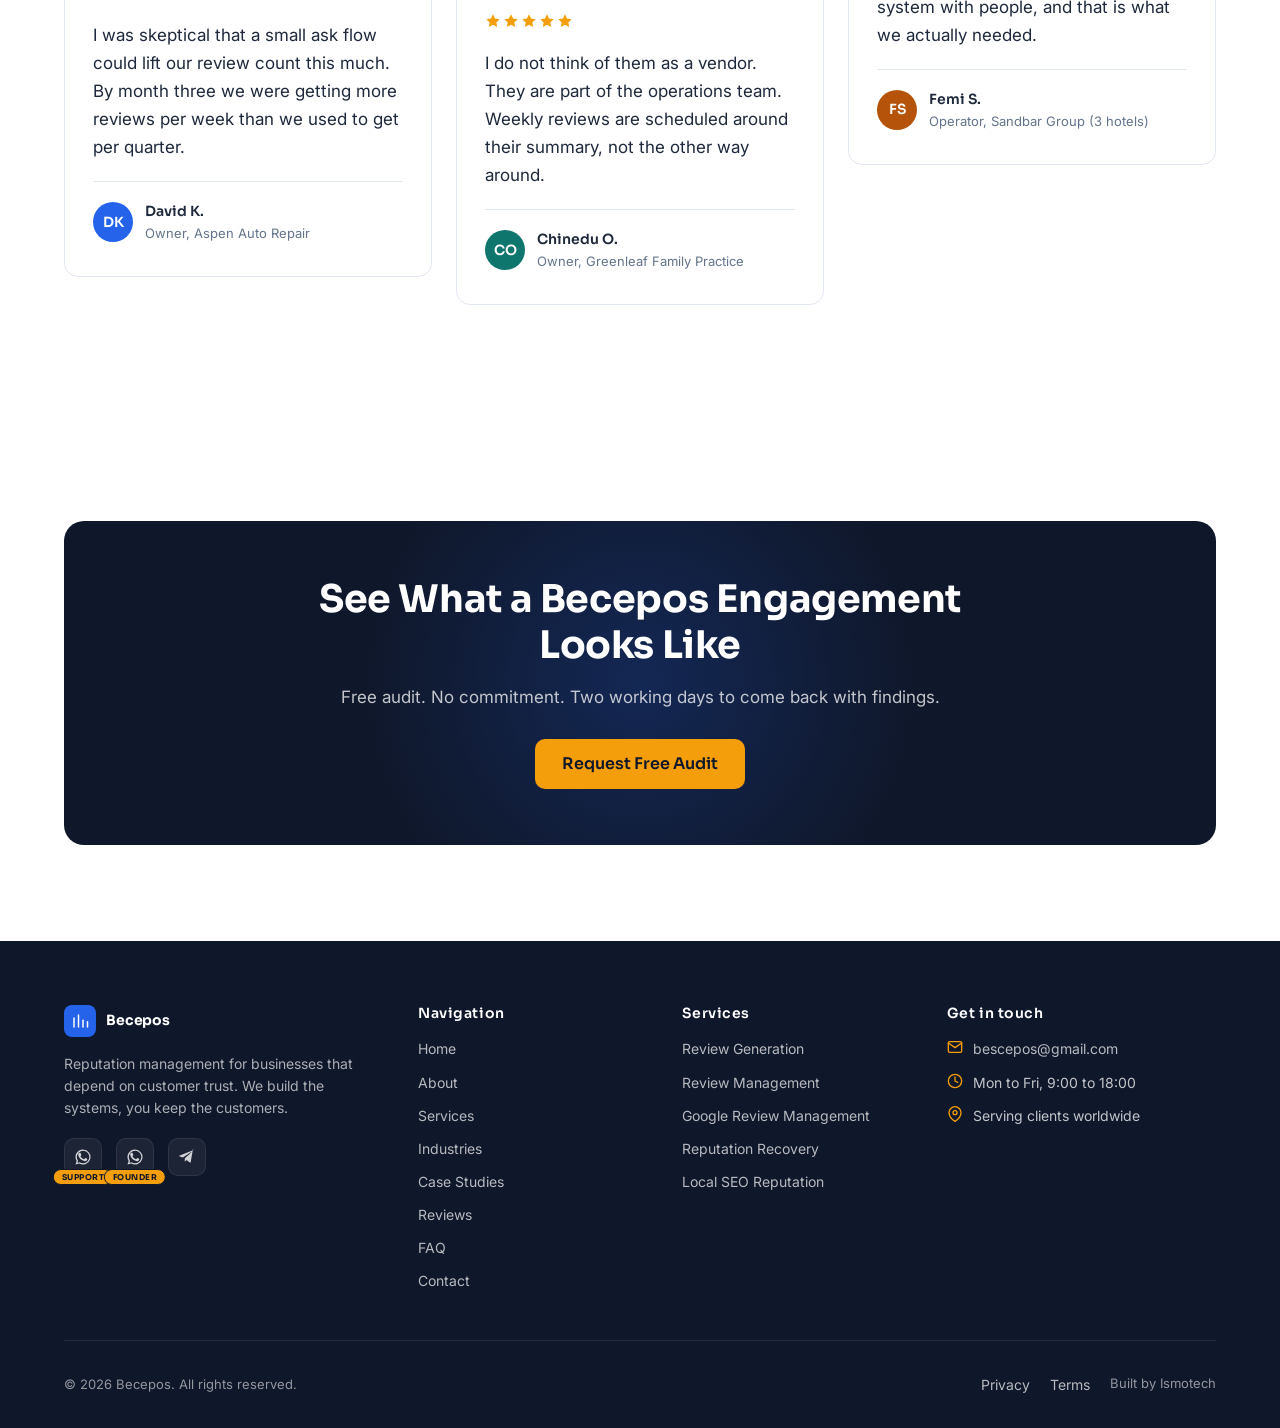
<file: reviews.html>
<!DOCTYPE html>
<html lang="en">
<head>
  <meta charset="UTF-8" />
  <meta name="viewport" content="width=device-width, initial-scale=1" />
  <title>Reviews | Becepos Reputation Management</title>
  <meta name="description" content="What business owners and operators say about working with Becepos on their reputation programs." />
  <meta name="theme-color" content="#0F172A" />
  <link rel="canonical" href="https://becepos.com/reviews.html" />
  <link rel="icon" type="image/svg+xml" href="/assets/favicon.svg" />
  <meta property="og:type" content="website" />
  <meta property="og:title" content="Reviews | Becepos" />
  <meta property="og:description" content="What owners say about working with Becepos." />
  <meta property="og:url" content="https://becepos.com/reviews.html" />
  <link rel="preconnect" href="https://fonts.googleapis.com" />
  <link rel="preconnect" href="https://fonts.gstatic.com" crossorigin />
  <link href="https://fonts.googleapis.com/css2?family=Sora:wght@500;600;700&family=Inter:wght@400;500;600&display=swap" rel="stylesheet" />
  <link rel="stylesheet" href="/css/styles.css" />
</head>
<body>
  <a class="skip-link" href="#main">Skip to content</a>

  <header class="site-header">
    <div class="container">
      <nav class="nav" aria-label="Primary">
        <a class="nav-brand" href="/" aria-label="Becepos home"><span class="mark" aria-hidden="true"><svg viewBox="0 0 24 24" fill="none" stroke="currentColor" stroke-width="2" stroke-linecap="round" stroke-linejoin="round"><path d="M4 20V8"/><path d="M10 20V4"/><path d="M16 20v-9"/><path d="M22 20V13"/></svg></span>Becepos</a>
        <ul class="nav-menu">
          <li><a href="/">Home</a></li>
          <li><a href="/services.html">Services</a></li>
          <li><a href="/industries.html">Industries</a></li>
          <li><a href="/case-studies.html">Case Studies</a></li>
          <li><a href="/about.html">About</a></li>
          <li><a href="/contact.html">Contact</a></li>
        </ul>
        <a href="/contact.html#audit" class="btn btn-primary nav-cta">Get Free Audit</a>
        <button class="nav-toggle" type="button" aria-label="Open menu" aria-controls="mobile-drawer" aria-expanded="false">
          <svg viewBox="0 0 24 24" fill="none" stroke="currentColor" stroke-width="2" stroke-linecap="round" stroke-linejoin="round" aria-hidden="true"><line x1="3" y1="6" x2="21" y2="6"/><line x1="3" y1="12" x2="21" y2="12"/><line x1="3" y1="18" x2="21" y2="18"/></svg>
        </button>
      </nav>
    </div>
  </header>

  <div id="mobile-drawer" class="mobile-drawer" aria-hidden="true" role="dialog" aria-modal="true" aria-label="Site menu">
    <div class="mobile-drawer__head">
      <a class="nav-brand" href="/"><span class="mark" aria-hidden="true"><svg viewBox="0 0 24 24" fill="none" stroke="currentColor" stroke-width="2" stroke-linecap="round" stroke-linejoin="round"><path d="M4 20V8"/><path d="M10 20V4"/><path d="M16 20v-9"/><path d="M22 20V13"/></svg></span>Becepos</a>
      <button class="mobile-drawer__close" type="button" aria-label="Close menu"><svg viewBox="0 0 24 24" fill="none" stroke="currentColor" stroke-width="2" stroke-linecap="round" stroke-linejoin="round" aria-hidden="true"><line x1="18" y1="6" x2="6" y2="18"/><line x1="6" y1="6" x2="18" y2="18"/></svg></button>
    </div>
    <ul>
      <li><a href="/">Home</a></li>
      <li><a href="/services.html">Services</a></li>
      <li><a href="/industries.html">Industries</a></li>
      <li><a href="/case-studies.html">Case Studies</a></li>
      <li><a href="/about.html">About</a></li>
      <li><a href="/reviews.html">Reviews</a></li>
      <li><a href="/faq.html">FAQ</a></li>
      <li><a href="/contact.html">Contact</a></li>
    </ul>
    <a href="/contact.html#audit" class="btn btn-primary">Get Free Audit</a>
  </div>

  <main id="main">

    <section class="page-hero">
      <div class="container">
        <div class="breadcrumbs"><a href="/">Home</a><span class="sep">/</span><span class="here">Reviews</span></div>
        <span class="eyebrow">Reviews</span>
        <h1>What Operators Say About Working With Us</h1>
        <p>Real comments from real engagements. Where requested, business names are anonymized.</p>
      </div>
    </section>

    <section class="section">
      <div class="container">
        <div class="review-wall reveal">

          <article class="testimonial">
            <span class="testimonial__stars"><svg viewBox="0 0 24 24" fill="currentColor"><polygon points="12 2 15.09 8.26 22 9.27 17 14.14 18.18 21.02 12 17.77 5.82 21.02 7 14.14 2 9.27 8.91 8.26"/></svg><svg viewBox="0 0 24 24" fill="currentColor"><polygon points="12 2 15.09 8.26 22 9.27 17 14.14 18.18 21.02 12 17.77 5.82 21.02 7 14.14 2 9.27 8.91 8.26"/></svg><svg viewBox="0 0 24 24" fill="currentColor"><polygon points="12 2 15.09 8.26 22 9.27 17 14.14 18.18 21.02 12 17.77 5.82 21.02 7 14.14 2 9.27 8.91 8.26"/></svg><svg viewBox="0 0 24 24" fill="currentColor"><polygon points="12 2 15.09 8.26 22 9.27 17 14.14 18.18 21.02 12 17.77 5.82 21.02 7 14.14 2 9.27 8.91 8.26"/></svg><svg viewBox="0 0 24 24" fill="currentColor"><polygon points="12 2 15.09 8.26 22 9.27 17 14.14 18.18 21.02 12 17.77 5.82 21.02 7 14.14 2 9.27 8.91 8.26"/></svg></span>
            <p class="testimonial__quote">We had a 3.4 average for two years and could not move it. Becepos rebuilt our review flow in six weeks. By month four we were at 4.5 with twice the volume.</p>
            <div class="testimonial__attr"><span class="avatar avatar-a">ML</span><div><div class="testimonial__name">Marcus L.</div><div class="testimonial__role">Owner, Westside Bistro</div></div></div>
          </article>

          <article class="testimonial">
            <span class="testimonial__stars"><svg viewBox="0 0 24 24" fill="currentColor"><polygon points="12 2 15.09 8.26 22 9.27 17 14.14 18.18 21.02 12 17.77 5.82 21.02 7 14.14 2 9.27 8.91 8.26"/></svg><svg viewBox="0 0 24 24" fill="currentColor"><polygon points="12 2 15.09 8.26 22 9.27 17 14.14 18.18 21.02 12 17.77 5.82 21.02 7 14.14 2 9.27 8.91 8.26"/></svg><svg viewBox="0 0 24 24" fill="currentColor"><polygon points="12 2 15.09 8.26 22 9.27 17 14.14 18.18 21.02 12 17.77 5.82 21.02 7 14.14 2 9.27 8.91 8.26"/></svg><svg viewBox="0 0 24 24" fill="currentColor"><polygon points="12 2 15.09 8.26 22 9.27 17 14.14 18.18 21.02 12 17.77 5.82 21.02 7 14.14 2 9.27 8.91 8.26"/></svg><svg viewBox="0 0 24 24" fill="currentColor"><polygon points="12 2 15.09 8.26 22 9.27 17 14.14 18.18 21.02 12 17.77 5.82 21.02 7 14.14 2 9.27 8.91 8.26"/></svg></span>
            <p class="testimonial__quote">The monthly report is what sold our partners. It actually ties reviews to bookings. We renewed for a second year without a meeting.</p>
            <div class="testimonial__attr"><span class="avatar avatar-b">PE</span><div><div class="testimonial__name">Priya E.</div><div class="testimonial__role">Practice Manager, Northgate Dental</div></div></div>
          </article>

          <article class="testimonial">
            <span class="testimonial__stars"><svg viewBox="0 0 24 24" fill="currentColor"><polygon points="12 2 15.09 8.26 22 9.27 17 14.14 18.18 21.02 12 17.77 5.82 21.02 7 14.14 2 9.27 8.91 8.26"/></svg><svg viewBox="0 0 24 24" fill="currentColor"><polygon points="12 2 15.09 8.26 22 9.27 17 14.14 18.18 21.02 12 17.77 5.82 21.02 7 14.14 2 9.27 8.91 8.26"/></svg><svg viewBox="0 0 24 24" fill="currentColor"><polygon points="12 2 15.09 8.26 22 9.27 17 14.14 18.18 21.02 12 17.77 5.82 21.02 7 14.14 2 9.27 8.91 8.26"/></svg><svg viewBox="0 0 24 24" fill="currentColor"><polygon points="12 2 15.09 8.26 22 9.27 17 14.14 18.18 21.02 12 17.77 5.82 21.02 7 14.14 2 9.27 8.91 8.26"/></svg><svg viewBox="0 0 24 24" fill="currentColor"><polygon points="12 2 15.09 8.26 22 9.27 17 14.14 18.18 21.02 12 17.77 5.82 21.02 7 14.14 2 9.27 8.91 8.26"/></svg></span>
            <p class="testimonial__quote">After a bad season we had to clean up almost a hundred TripAdvisor replies. They wrote every one in our voice. Front desk has never been happier.</p>
            <div class="testimonial__attr"><span class="avatar avatar-c">SH</span><div><div class="testimonial__name">Sara H.</div><div class="testimonial__role">General Manager, Cove Boutique Hotel</div></div></div>
          </article>

          <article class="testimonial">
            <span class="testimonial__stars"><svg viewBox="0 0 24 24" fill="currentColor"><polygon points="12 2 15.09 8.26 22 9.27 17 14.14 18.18 21.02 12 17.77 5.82 21.02 7 14.14 2 9.27 8.91 8.26"/></svg><svg viewBox="0 0 24 24" fill="currentColor"><polygon points="12 2 15.09 8.26 22 9.27 17 14.14 18.18 21.02 12 17.77 5.82 21.02 7 14.14 2 9.27 8.91 8.26"/></svg><svg viewBox="0 0 24 24" fill="currentColor"><polygon points="12 2 15.09 8.26 22 9.27 17 14.14 18.18 21.02 12 17.77 5.82 21.02 7 14.14 2 9.27 8.91 8.26"/></svg><svg viewBox="0 0 24 24" fill="currentColor"><polygon points="12 2 15.09 8.26 22 9.27 17 14.14 18.18 21.02 12 17.77 5.82 21.02 7 14.14 2 9.27 8.91 8.26"/></svg><svg viewBox="0 0 24 24" fill="currentColor"><polygon points="12 2 15.09 8.26 22 9.27 17 14.14 18.18 21.02 12 17.77 5.82 21.02 7 14.14 2 9.27 8.91 8.26"/></svg></span>
            <p class="testimonial__quote">I was skeptical that a small ask flow could lift our review count this much. By month three we were getting more reviews per week than we used to get per quarter.</p>
            <div class="testimonial__attr"><span class="avatar avatar-a">DK</span><div><div class="testimonial__name">David K.</div><div class="testimonial__role">Owner, Aspen Auto Repair</div></div></div>
          </article>

          <article class="testimonial">
            <span class="testimonial__stars"><svg viewBox="0 0 24 24" fill="currentColor"><polygon points="12 2 15.09 8.26 22 9.27 17 14.14 18.18 21.02 12 17.77 5.82 21.02 7 14.14 2 9.27 8.91 8.26"/></svg><svg viewBox="0 0 24 24" fill="currentColor"><polygon points="12 2 15.09 8.26 22 9.27 17 14.14 18.18 21.02 12 17.77 5.82 21.02 7 14.14 2 9.27 8.91 8.26"/></svg><svg viewBox="0 0 24 24" fill="currentColor"><polygon points="12 2 15.09 8.26 22 9.27 17 14.14 18.18 21.02 12 17.77 5.82 21.02 7 14.14 2 9.27 8.91 8.26"/></svg><svg viewBox="0 0 24 24" fill="currentColor"><polygon points="12 2 15.09 8.26 22 9.27 17 14.14 18.18 21.02 12 17.77 5.82 21.02 7 14.14 2 9.27 8.91 8.26"/></svg><svg viewBox="0 0 24 24" fill="currentColor"><polygon points="12 2 15.09 8.26 22 9.27 17 14.14 18.18 21.02 12 17.77 5.82 21.02 7 14.14 2 9.27 8.91 8.26"/></svg></span>
            <p class="testimonial__quote">The recovery work was the difference between us shutting down and rebuilding. Quiet, professional, fast. They did the heavy lifting while we fixed operations.</p>
            <div class="testimonial__attr"><span class="avatar avatar-b">AB</span><div><div class="testimonial__name">Adaeze B.</div><div class="testimonial__role">Director, Anchor Health Group</div></div></div>
          </article>

          <article class="testimonial">
            <span class="testimonial__stars"><svg viewBox="0 0 24 24" fill="currentColor"><polygon points="12 2 15.09 8.26 22 9.27 17 14.14 18.18 21.02 12 17.77 5.82 21.02 7 14.14 2 9.27 8.91 8.26"/></svg><svg viewBox="0 0 24 24" fill="currentColor"><polygon points="12 2 15.09 8.26 22 9.27 17 14.14 18.18 21.02 12 17.77 5.82 21.02 7 14.14 2 9.27 8.91 8.26"/></svg><svg viewBox="0 0 24 24" fill="currentColor"><polygon points="12 2 15.09 8.26 22 9.27 17 14.14 18.18 21.02 12 17.77 5.82 21.02 7 14.14 2 9.27 8.91 8.26"/></svg><svg viewBox="0 0 24 24" fill="currentColor"><polygon points="12 2 15.09 8.26 22 9.27 17 14.14 18.18 21.02 12 17.77 5.82 21.02 7 14.14 2 9.27 8.91 8.26"/></svg><svg viewBox="0 0 24 24" fill="currentColor"><polygon points="12 2 15.09 8.26 22 9.27 17 14.14 18.18 21.02 12 17.77 5.82 21.02 7 14.14 2 9.27 8.91 8.26"/></svg></span>
            <p class="testimonial__quote">What I appreciate most is the honesty. They told us our pricing page was the real problem on month two, not just the review count. That fix did more than any review program could.</p>
            <div class="testimonial__attr"><span class="avatar avatar-c">JR</span><div><div class="testimonial__name">Jordan R.</div><div class="testimonial__role">Founder, Loom &amp; Co. (DTC)</div></div></div>
          </article>

          <article class="testimonial">
            <span class="testimonial__stars"><svg viewBox="0 0 24 24" fill="currentColor"><polygon points="12 2 15.09 8.26 22 9.27 17 14.14 18.18 21.02 12 17.77 5.82 21.02 7 14.14 2 9.27 8.91 8.26"/></svg><svg viewBox="0 0 24 24" fill="currentColor"><polygon points="12 2 15.09 8.26 22 9.27 17 14.14 18.18 21.02 12 17.77 5.82 21.02 7 14.14 2 9.27 8.91 8.26"/></svg><svg viewBox="0 0 24 24" fill="currentColor"><polygon points="12 2 15.09 8.26 22 9.27 17 14.14 18.18 21.02 12 17.77 5.82 21.02 7 14.14 2 9.27 8.91 8.26"/></svg><svg viewBox="0 0 24 24" fill="currentColor"><polygon points="12 2 15.09 8.26 22 9.27 17 14.14 18.18 21.02 12 17.77 5.82 21.02 7 14.14 2 9.27 8.91 8.26"/></svg><svg viewBox="0 0 24 24" fill="currentColor"><polygon points="12 2 15.09 8.26 22 9.27 17 14.14 18.18 21.02 12 17.77 5.82 21.02 7 14.14 2 9.27 8.91 8.26"/></svg></span>
            <p class="testimonial__quote">The free audit was already worth more than half a year of consultants we'd used before. We signed the same week.</p>
            <div class="testimonial__attr"><span class="avatar avatar-a">TN</span><div><div class="testimonial__name">Tomás N.</div><div class="testimonial__role">Co-founder, Bayview Realty</div></div></div>
          </article>

          <article class="testimonial">
            <span class="testimonial__stars"><svg viewBox="0 0 24 24" fill="currentColor"><polygon points="12 2 15.09 8.26 22 9.27 17 14.14 18.18 21.02 12 17.77 5.82 21.02 7 14.14 2 9.27 8.91 8.26"/></svg><svg viewBox="0 0 24 24" fill="currentColor"><polygon points="12 2 15.09 8.26 22 9.27 17 14.14 18.18 21.02 12 17.77 5.82 21.02 7 14.14 2 9.27 8.91 8.26"/></svg><svg viewBox="0 0 24 24" fill="currentColor"><polygon points="12 2 15.09 8.26 22 9.27 17 14.14 18.18 21.02 12 17.77 5.82 21.02 7 14.14 2 9.27 8.91 8.26"/></svg><svg viewBox="0 0 24 24" fill="currentColor"><polygon points="12 2 15.09 8.26 22 9.27 17 14.14 18.18 21.02 12 17.77 5.82 21.02 7 14.14 2 9.27 8.91 8.26"/></svg><svg viewBox="0 0 24 24" fill="currentColor"><polygon points="12 2 15.09 8.26 22 9.27 17 14.14 18.18 21.02 12 17.77 5.82 21.02 7 14.14 2 9.27 8.91 8.26"/></svg></span>
            <p class="testimonial__quote">I do not think of them as a vendor. They are part of the operations team. Weekly reviews are scheduled around their summary, not the other way around.</p>
            <div class="testimonial__attr"><span class="avatar avatar-b">CO</span><div><div class="testimonial__name">Chinedu O.</div><div class="testimonial__role">Owner, Greenleaf Family Practice</div></div></div>
          </article>

          <article class="testimonial">
            <span class="testimonial__stars"><svg viewBox="0 0 24 24" fill="currentColor"><polygon points="12 2 15.09 8.26 22 9.27 17 14.14 18.18 21.02 12 17.77 5.82 21.02 7 14.14 2 9.27 8.91 8.26"/></svg><svg viewBox="0 0 24 24" fill="currentColor"><polygon points="12 2 15.09 8.26 22 9.27 17 14.14 18.18 21.02 12 17.77 5.82 21.02 7 14.14 2 9.27 8.91 8.26"/></svg><svg viewBox="0 0 24 24" fill="currentColor"><polygon points="12 2 15.09 8.26 22 9.27 17 14.14 18.18 21.02 12 17.77 5.82 21.02 7 14.14 2 9.27 8.91 8.26"/></svg><svg viewBox="0 0 24 24" fill="currentColor"><polygon points="12 2 15.09 8.26 22 9.27 17 14.14 18.18 21.02 12 17.77 5.82 21.02 7 14.14 2 9.27 8.91 8.26"/></svg><svg viewBox="0 0 24 24" fill="currentColor"><polygon points="12 2 15.09 8.26 22 9.27 17 14.14 18.18 21.02 12 17.77 5.82 21.02 7 14.14 2 9.27 8.91 8.26"/></svg></span>
            <p class="testimonial__quote">Saved me hours every week. The replies they write sound like me, just better.</p>
            <div class="testimonial__attr"><span class="avatar avatar-c">EM</span><div><div class="testimonial__name">Elena M.</div><div class="testimonial__role">Owner, Solera Tapas Bar</div></div></div>
          </article>

          <article class="testimonial">
            <span class="testimonial__stars"><svg viewBox="0 0 24 24" fill="currentColor"><polygon points="12 2 15.09 8.26 22 9.27 17 14.14 18.18 21.02 12 17.77 5.82 21.02 7 14.14 2 9.27 8.91 8.26"/></svg><svg viewBox="0 0 24 24" fill="currentColor"><polygon points="12 2 15.09 8.26 22 9.27 17 14.14 18.18 21.02 12 17.77 5.82 21.02 7 14.14 2 9.27 8.91 8.26"/></svg><svg viewBox="0 0 24 24" fill="currentColor"><polygon points="12 2 15.09 8.26 22 9.27 17 14.14 18.18 21.02 12 17.77 5.82 21.02 7 14.14 2 9.27 8.91 8.26"/></svg><svg viewBox="0 0 24 24" fill="currentColor"><polygon points="12 2 15.09 8.26 22 9.27 17 14.14 18.18 21.02 12 17.77 5.82 21.02 7 14.14 2 9.27 8.91 8.26"/></svg><svg viewBox="0 0 24 24" fill="currentColor"><polygon points="12 2 15.09 8.26 22 9.27 17 14.14 18.18 21.02 12 17.77 5.82 21.02 7 14.14 2 9.27 8.91 8.26"/></svg></span>
            <p class="testimonial__quote">They flagged a fake review on Trustpilot that had been costing us bookings for months. The audit alone paid for the year.</p>
            <div class="testimonial__attr"><span class="avatar avatar-a">RV</span><div><div class="testimonial__name">Rita V.</div><div class="testimonial__role">CMO, Anonymized DTC brand</div></div></div>
          </article>

          <article class="testimonial">
            <span class="testimonial__stars"><svg viewBox="0 0 24 24" fill="currentColor"><polygon points="12 2 15.09 8.26 22 9.27 17 14.14 18.18 21.02 12 17.77 5.82 21.02 7 14.14 2 9.27 8.91 8.26"/></svg><svg viewBox="0 0 24 24" fill="currentColor"><polygon points="12 2 15.09 8.26 22 9.27 17 14.14 18.18 21.02 12 17.77 5.82 21.02 7 14.14 2 9.27 8.91 8.26"/></svg><svg viewBox="0 0 24 24" fill="currentColor"><polygon points="12 2 15.09 8.26 22 9.27 17 14.14 18.18 21.02 12 17.77 5.82 21.02 7 14.14 2 9.27 8.91 8.26"/></svg><svg viewBox="0 0 24 24" fill="currentColor"><polygon points="12 2 15.09 8.26 22 9.27 17 14.14 18.18 21.02 12 17.77 5.82 21.02 7 14.14 2 9.27 8.91 8.26"/></svg><svg viewBox="0 0 24 24" fill="currentColor"><polygon points="12 2 15.09 8.26 22 9.27 17 14.14 18.18 21.02 12 17.77 5.82 21.02 7 14.14 2 9.27 8.91 8.26"/></svg></span>
            <p class="testimonial__quote">They treat the work like operators, not like marketers. That is the right energy for reputation work.</p>
            <div class="testimonial__attr"><span class="avatar avatar-b">YA</span><div><div class="testimonial__name">Yusuf A.</div><div class="testimonial__role">Managing Partner, Stonebridge Law</div></div></div>
          </article>

          <article class="testimonial">
            <span class="testimonial__stars"><svg viewBox="0 0 24 24" fill="currentColor"><polygon points="12 2 15.09 8.26 22 9.27 17 14.14 18.18 21.02 12 17.77 5.82 21.02 7 14.14 2 9.27 8.91 8.26"/></svg><svg viewBox="0 0 24 24" fill="currentColor"><polygon points="12 2 15.09 8.26 22 9.27 17 14.14 18.18 21.02 12 17.77 5.82 21.02 7 14.14 2 9.27 8.91 8.26"/></svg><svg viewBox="0 0 24 24" fill="currentColor"><polygon points="12 2 15.09 8.26 22 9.27 17 14.14 18.18 21.02 12 17.77 5.82 21.02 7 14.14 2 9.27 8.91 8.26"/></svg><svg viewBox="0 0 24 24" fill="currentColor"><polygon points="12 2 15.09 8.26 22 9.27 17 14.14 18.18 21.02 12 17.77 5.82 21.02 7 14.14 2 9.27 8.91 8.26"/></svg><svg viewBox="0 0 24 24" fill="currentColor"><polygon points="12 2 15.09 8.26 22 9.27 17 14.14 18.18 21.02 12 17.77 5.82 21.02 7 14.14 2 9.27 8.91 8.26"/></svg></span>
            <p class="testimonial__quote">We tried a software-only platform first. Cost less, did less. Becepos pairs the system with people, and that is what we actually needed.</p>
            <div class="testimonial__attr"><span class="avatar avatar-c">FS</span><div><div class="testimonial__name">Femi S.</div><div class="testimonial__role">Operator, Sandbar Group (3 hotels)</div></div></div>
          </article>

        </div>
      </div>
    </section>

    <section class="section">
      <div class="container">
        <div class="cta-band reveal">
          <h2>See What a Becepos Engagement Looks Like</h2>
          <p>Free audit. No commitment. Two working days to come back with findings.</p>
          <a class="btn btn-gold btn-lg" href="/contact.html#audit">Request Free Audit</a>
        </div>
      </div>
    </section>

  </main>

  <footer class="site-footer">
    <div class="container">
      <div class="footer-grid">
        <div class="footer-brand">
          <a class="nav-brand" href="/"><span class="mark" aria-hidden="true"><svg viewBox="0 0 24 24" fill="none" stroke="currentColor" stroke-width="2" stroke-linecap="round" stroke-linejoin="round"><path d="M4 20V8"/><path d="M10 20V4"/><path d="M16 20v-9"/><path d="M22 20V13"/></svg></span>Becepos</a>
          <p>Reputation management for businesses that depend on customer trust. We build the systems, you keep the customers.</p>
          <div class="footer-social"><a href="https://wa.me/447365580142" target="_blank" rel="noopener" aria-label="WhatsApp Support" class="has-flag"><svg viewBox="0 0 24 24" fill="currentColor" aria-hidden="true"><path d="M17.5 14.4c-.3-.2-1.8-.9-2.1-1-.3-.1-.5-.2-.7.2-.2.3-.8 1-1 1.2-.2.2-.4.2-.7.1-.3-.2-1.3-.5-2.5-1.6-.9-.8-1.5-1.8-1.7-2.1-.2-.3 0-.5.1-.6.1-.1.3-.4.5-.5.2-.2.2-.3.3-.5.1-.2.1-.4 0-.6-.1-.2-.7-1.7-1-2.3-.3-.6-.5-.5-.7-.5h-.6c-.2 0-.5.1-.8.4-.3.3-1 1-1 2.5s1.1 2.9 1.2 3.1c.2.2 2.1 3.3 5.1 4.6.7.3 1.3.5 1.7.6.7.2 1.3.2 1.8.1.6-.1 1.7-.7 2-1.4.3-.7.3-1.3.2-1.4-.1-.1-.3-.2-.6-.4zM12 2a10 10 0 0 0-8.5 15.2L2 22l4.9-1.4A10 10 0 1 0 12 2zm0 18.3c-1.5 0-2.9-.4-4.1-1.1l-.3-.2-3 .8.8-2.9-.2-.3a8.3 8.3 0 1 1 6.8 3.7z"/></svg><span class="flag">Support</span></a><a href="https://wa.me/2349060601693" target="_blank" rel="noopener" aria-label="WhatsApp Founder" class="has-flag"><svg viewBox="0 0 24 24" fill="currentColor" aria-hidden="true"><path d="M17.5 14.4c-.3-.2-1.8-.9-2.1-1-.3-.1-.5-.2-.7.2-.2.3-.8 1-1 1.2-.2.2-.4.2-.7.1-.3-.2-1.3-.5-2.5-1.6-.9-.8-1.5-1.8-1.7-2.1-.2-.3 0-.5.1-.6.1-.1.3-.4.5-.5.2-.2.2-.3.3-.5.1-.2.1-.4 0-.6-.1-.2-.7-1.7-1-2.3-.3-.6-.5-.5-.7-.5h-.6c-.2 0-.5.1-.8.4-.3.3-1 1-1 2.5s1.1 2.9 1.2 3.1c.2.2 2.1 3.3 5.1 4.6.7.3 1.3.5 1.7.6.7.2 1.3.2 1.8.1.6-.1 1.7-.7 2-1.4.3-.7.3-1.3.2-1.4-.1-.1-.3-.2-.6-.4zM12 2a10 10 0 0 0-8.5 15.2L2 22l4.9-1.4A10 10 0 1 0 12 2zm0 18.3c-1.5 0-2.9-.4-4.1-1.1l-.3-.2-3 .8.8-2.9-.2-.3a8.3 8.3 0 1 1 6.8 3.7z"/></svg><span class="flag">Founder</span></a><a href="https://t.me/Bescepos" target="_blank" rel="noopener" aria-label="Telegram"><svg viewBox="0 0 24 24" fill="currentColor" aria-hidden="true"><path d="M21.7 2.3 1.6 10.2c-.5.2-.6.6 0 .8l4.9 1.5L17 5.6c.5-.3.9 0 .6.4l-8.4 7.6-.3 4.4c.3 0 .5-.1.7-.3l1.7-1.7 4.5 3.3c.5.3 1 .1 1.1-.4l2.7-15.6c.2-.6-.4-1-1.1-.7Z"/></svg></a>
          </div>
        </div>
        <div>
          <h4>Navigation</h4>
          <ul>
            <li><a href="/">Home</a></li>
            <li><a href="/about.html">About</a></li>
            <li><a href="/services.html">Services</a></li>
            <li><a href="/industries.html">Industries</a></li>
            <li><a href="/case-studies.html">Case Studies</a></li>
            <li><a href="/reviews.html">Reviews</a></li>
            <li><a href="/faq.html">FAQ</a></li>
            <li><a href="/contact.html">Contact</a></li>
          </ul>
        </div>
        <div>
          <h4>Services</h4>
          <ul>
            <li><a href="/services/review-generation.html">Review Generation</a></li>
            <li><a href="/services/review-management.html">Review Management</a></li>
            <li><a href="/services/google-review-management.html">Google Review Management</a></li>
            <li><a href="/services/reputation-recovery.html">Reputation Recovery</a></li>
            <li><a href="/services/local-seo-reputation.html">Local SEO Reputation</a></li>
          </ul>
        </div>
        <div>
          <h4>Get in touch</h4>
          <div class="footer-contact">
            <div class="row"><svg viewBox="0 0 24 24" fill="none" stroke="currentColor" stroke-width="2" stroke-linecap="round" stroke-linejoin="round" aria-hidden="true"><path d="M4 4h16c1.1 0 2 .9 2 2v12c0 1.1-.9 2-2 2H4c-1.1 0-2-.9-2-2V6c0-1.1.9-2 2-2z"/><polyline points="22 6 12 13 2 6"/></svg><a href="mailto:bescepos@gmail.com">bescepos@gmail.com</a></div>
            <div class="row"><svg viewBox="0 0 24 24" fill="none" stroke="currentColor" stroke-width="2" stroke-linecap="round" stroke-linejoin="round" aria-hidden="true"><circle cx="12" cy="12" r="10"/><polyline points="12 6 12 12 16 14"/></svg><span>Mon to Fri, 9:00 to 18:00</span></div>
            <div class="row"><svg viewBox="0 0 24 24" fill="none" stroke="currentColor" stroke-width="2" stroke-linecap="round" stroke-linejoin="round" aria-hidden="true"><path d="M21 10c0 7-9 13-9 13s-9-6-9-13a9 9 0 0 1 18 0z"/><circle cx="12" cy="10" r="3"/></svg><span>Serving clients worldwide</span></div>
          </div>
        </div>
      </div>
      <div class="footer-bottom">
        <div>© <span data-year>2026</span> Becepos. All rights reserved.</div>
        <div class="footer-bottom__links">
          <a href="/privacy.html">Privacy</a>
          <a href="/terms.html">Terms</a>
          <span>Built by Ismotech</span>
        </div>
      </div>
    </div>
  </footer>

  <script src="/js/main.js"></script>
</body>
</html>
</file>
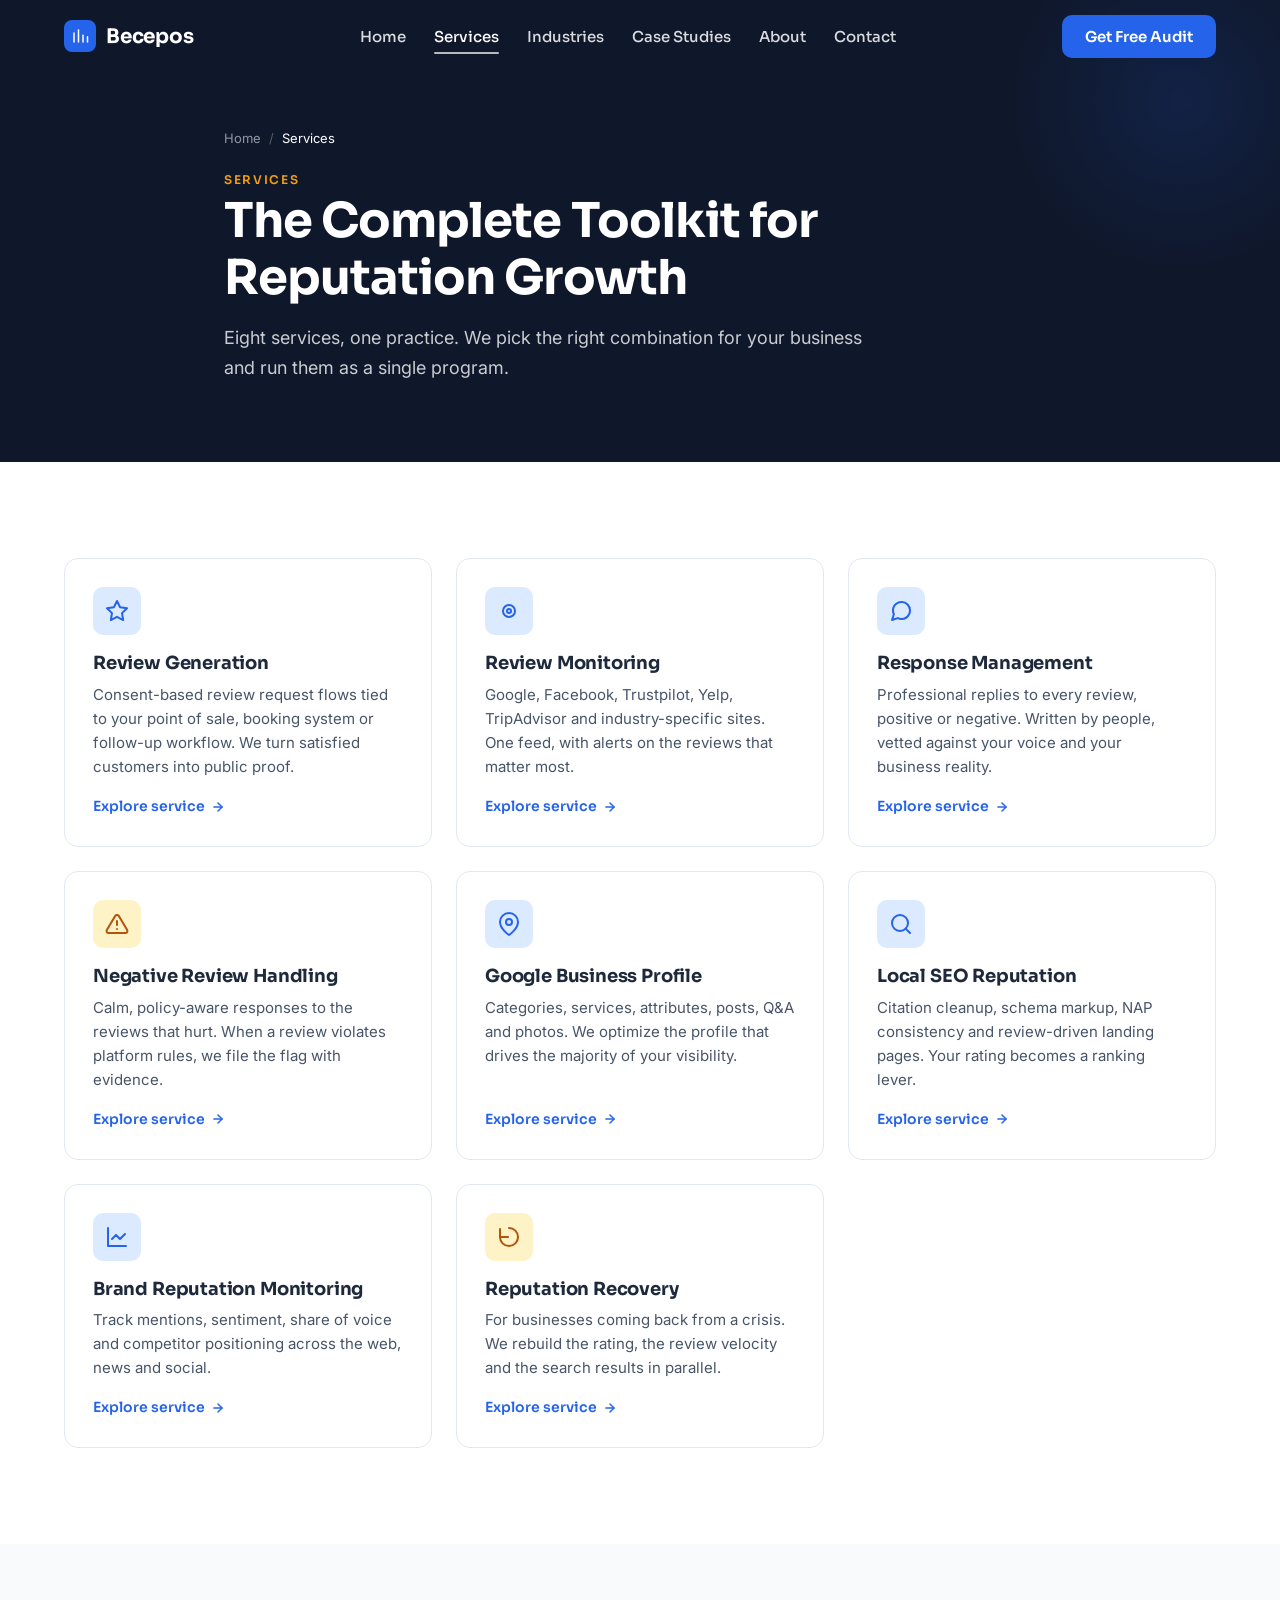
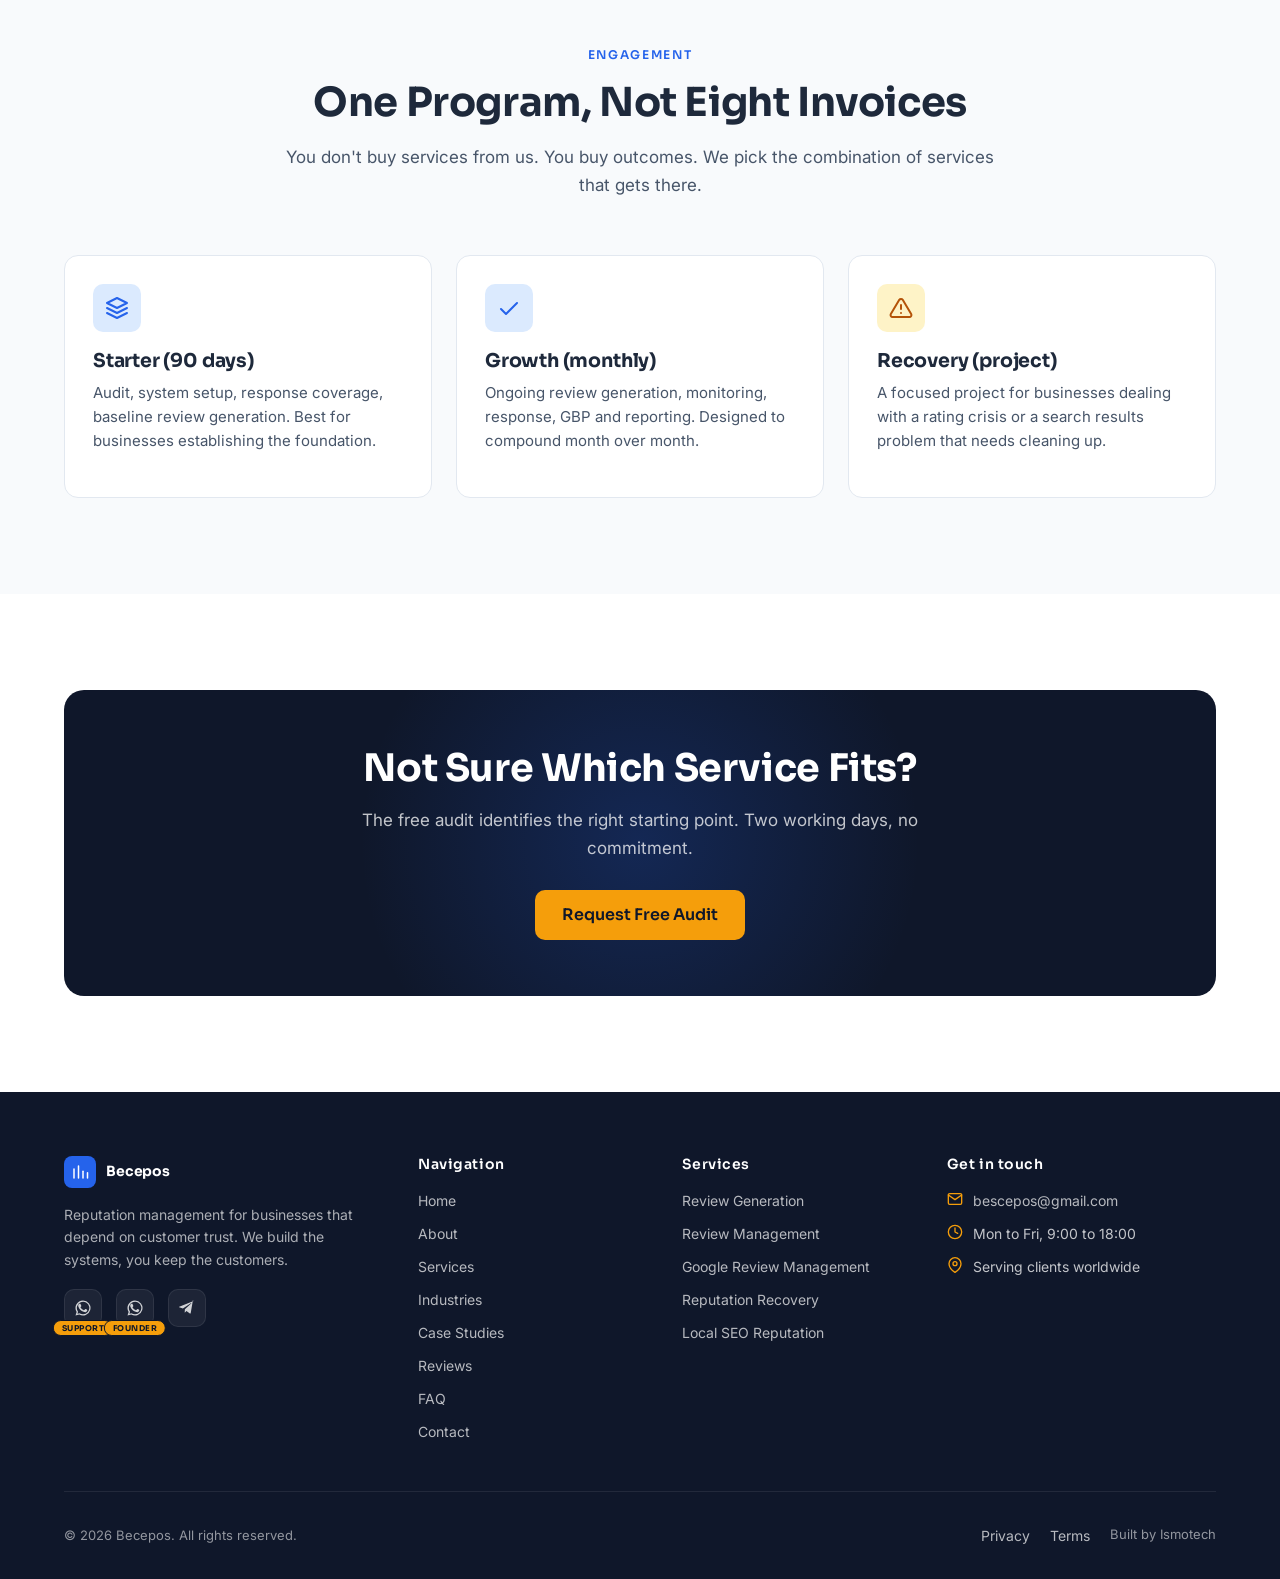
<file: services.html>
<!DOCTYPE html>
<html lang="en">
<head>
  <meta charset="UTF-8" />
  <meta name="viewport" content="width=device-width, initial-scale=1" />
  <title>Services | Becepos Reputation Management</title>
  <meta name="description" content="Review generation, monitoring, response management, recovery, Google Business Profile optimization and local SEO. The full toolkit for reputation growth." />
  <meta name="theme-color" content="#0F172A" />
  <link rel="canonical" href="https://becepos.com/services.html" />
  <link rel="icon" type="image/svg+xml" href="/assets/favicon.svg" />
  <meta property="og:type" content="website" />
  <meta property="og:title" content="Services | Becepos" />
  <meta property="og:description" content="The full toolkit for reputation growth across every platform that matters." />
  <meta property="og:url" content="https://becepos.com/services.html" />
  <link rel="preconnect" href="https://fonts.googleapis.com" />
  <link rel="preconnect" href="https://fonts.gstatic.com" crossorigin />
  <link href="https://fonts.googleapis.com/css2?family=Sora:wght@500;600;700&family=Inter:wght@400;500;600&display=swap" rel="stylesheet" />
  <link rel="stylesheet" href="/css/styles.css" />
</head>
<body>
  <a class="skip-link" href="#main">Skip to content</a>

  <header class="site-header">
    <div class="container">
      <nav class="nav" aria-label="Primary">
        <a class="nav-brand" href="/" aria-label="Becepos home"><span class="mark" aria-hidden="true"><svg viewBox="0 0 24 24" fill="none" stroke="currentColor" stroke-width="2" stroke-linecap="round" stroke-linejoin="round"><path d="M4 20V8"/><path d="M10 20V4"/><path d="M16 20v-9"/><path d="M22 20V13"/></svg></span>Becepos</a>
        <ul class="nav-menu">
          <li><a href="/">Home</a></li>
          <li><a href="/services.html">Services</a></li>
          <li><a href="/industries.html">Industries</a></li>
          <li><a href="/case-studies.html">Case Studies</a></li>
          <li><a href="/about.html">About</a></li>
          <li><a href="/contact.html">Contact</a></li>
        </ul>
        <a href="/contact.html#audit" class="btn btn-primary nav-cta">Get Free Audit</a>
        <button class="nav-toggle" type="button" aria-label="Open menu" aria-controls="mobile-drawer" aria-expanded="false">
          <svg viewBox="0 0 24 24" fill="none" stroke="currentColor" stroke-width="2" stroke-linecap="round" stroke-linejoin="round" aria-hidden="true"><line x1="3" y1="6" x2="21" y2="6"/><line x1="3" y1="12" x2="21" y2="12"/><line x1="3" y1="18" x2="21" y2="18"/></svg>
        </button>
      </nav>
    </div>
  </header>

  <div id="mobile-drawer" class="mobile-drawer" aria-hidden="true" role="dialog" aria-modal="true" aria-label="Site menu">
    <div class="mobile-drawer__head">
      <a class="nav-brand" href="/"><span class="mark" aria-hidden="true"><svg viewBox="0 0 24 24" fill="none" stroke="currentColor" stroke-width="2" stroke-linecap="round" stroke-linejoin="round"><path d="M4 20V8"/><path d="M10 20V4"/><path d="M16 20v-9"/><path d="M22 20V13"/></svg></span>Becepos</a>
      <button class="mobile-drawer__close" type="button" aria-label="Close menu"><svg viewBox="0 0 24 24" fill="none" stroke="currentColor" stroke-width="2" stroke-linecap="round" stroke-linejoin="round" aria-hidden="true"><line x1="18" y1="6" x2="6" y2="18"/><line x1="6" y1="6" x2="18" y2="18"/></svg></button>
    </div>
    <ul>
      <li><a href="/">Home</a></li>
      <li><a href="/services.html">Services</a></li>
      <li><a href="/industries.html">Industries</a></li>
      <li><a href="/case-studies.html">Case Studies</a></li>
      <li><a href="/about.html">About</a></li>
      <li><a href="/reviews.html">Reviews</a></li>
      <li><a href="/faq.html">FAQ</a></li>
      <li><a href="/contact.html">Contact</a></li>
    </ul>
    <a href="/contact.html#audit" class="btn btn-primary">Get Free Audit</a>
  </div>

  <main id="main">

    <section class="page-hero">
      <div class="container">
        <div class="breadcrumbs"><a href="/">Home</a><span class="sep">/</span><span class="here">Services</span></div>
        <span class="eyebrow">Services</span>
        <h1>The Complete Toolkit for Reputation Growth</h1>
        <p>Eight services, one practice. We pick the right combination for your business and run them as a single program.</p>
      </div>
    </section>

    <section class="section">
      <div class="container">
        <div class="grid grid-3 reveal">

          <article class="card service-card">
            <span class="card__icon" aria-hidden="true">
              <svg viewBox="0 0 24 24" fill="none" stroke="currentColor" stroke-width="2" stroke-linecap="round" stroke-linejoin="round"><polygon points="12 2 15.09 8.26 22 9.27 17 14.14 18.18 21.02 12 17.77 5.82 21.02 7 14.14 2 9.27 8.91 8.26"/></svg>
            </span>
            <h3>Review Generation</h3>
            <p>Consent-based review request flows tied to your point of sale, booking system or follow-up workflow. We turn satisfied customers into public proof.</p>
            <a class="arrow-link" href="/services/review-generation.html">Explore service
              <svg viewBox="0 0 24 24" fill="none" stroke="currentColor" stroke-width="2.5" stroke-linecap="round" stroke-linejoin="round"><line x1="5" y1="12" x2="19" y2="12"/><polyline points="12 5 19 12 12 19"/></svg>
            </a>
          </article>

          <article class="card service-card">
            <span class="card__icon" aria-hidden="true">
              <svg viewBox="0 0 24 24" fill="none" stroke="currentColor" stroke-width="2" stroke-linecap="round" stroke-linejoin="round"><circle cx="12" cy="12" r="6"/><circle cx="12" cy="12" r="2"/></svg>
            </span>
            <h3>Review Monitoring</h3>
            <p>Google, Facebook, Trustpilot, Yelp, TripAdvisor and industry-specific sites. One feed, with alerts on the reviews that matter most.</p>
            <a class="arrow-link" href="/services/review-management.html">Explore service
              <svg viewBox="0 0 24 24" fill="none" stroke="currentColor" stroke-width="2.5" stroke-linecap="round" stroke-linejoin="round"><line x1="5" y1="12" x2="19" y2="12"/><polyline points="12 5 19 12 12 19"/></svg>
            </a>
          </article>

          <article class="card service-card">
            <span class="card__icon" aria-hidden="true">
              <svg viewBox="0 0 24 24" fill="none" stroke="currentColor" stroke-width="2" stroke-linecap="round" stroke-linejoin="round"><path d="M21 11.5a8.38 8.38 0 0 1-.9 3.8 8.5 8.5 0 0 1-7.6 4.7 8.38 8.38 0 0 1-3.8-.9L3 21l1.9-5.7a8.38 8.38 0 0 1-.9-3.8 8.5 8.5 0 0 1 4.7-7.6 8.38 8.38 0 0 1 3.8-.9h.5a8.48 8.48 0 0 1 8 8v.5z"/></svg>
            </span>
            <h3>Response Management</h3>
            <p>Professional replies to every review, positive or negative. Written by people, vetted against your voice and your business reality.</p>
            <a class="arrow-link" href="/services/review-management.html">Explore service
              <svg viewBox="0 0 24 24" fill="none" stroke="currentColor" stroke-width="2.5" stroke-linecap="round" stroke-linejoin="round"><line x1="5" y1="12" x2="19" y2="12"/><polyline points="12 5 19 12 12 19"/></svg>
            </a>
          </article>

          <article class="card service-card">
            <span class="card__icon card__icon--gold" aria-hidden="true">
              <svg viewBox="0 0 24 24" fill="none" stroke="currentColor" stroke-width="2" stroke-linecap="round" stroke-linejoin="round"><path d="M10.29 3.86 1.82 18a2 2 0 0 0 1.71 3h16.94a2 2 0 0 0 1.71-3L13.71 3.86a2 2 0 0 0-3.42 0z"/><line x1="12" y1="9" x2="12" y2="13"/><line x1="12" y1="17" x2="12.01" y2="17"/></svg>
            </span>
            <h3>Negative Review Handling</h3>
            <p>Calm, policy-aware responses to the reviews that hurt. When a review violates platform rules, we file the flag with evidence.</p>
            <a class="arrow-link" href="/services/reputation-recovery.html">Explore service
              <svg viewBox="0 0 24 24" fill="none" stroke="currentColor" stroke-width="2.5" stroke-linecap="round" stroke-linejoin="round"><line x1="5" y1="12" x2="19" y2="12"/><polyline points="12 5 19 12 12 19"/></svg>
            </a>
          </article>

          <article class="card service-card">
            <span class="card__icon" aria-hidden="true">
              <svg viewBox="0 0 24 24" fill="none" stroke="currentColor" stroke-width="2" stroke-linecap="round" stroke-linejoin="round"><path d="M21 10c0 7-9 13-9 13s-9-6-9-13a9 9 0 0 1 18 0z"/><circle cx="12" cy="10" r="3"/></svg>
            </span>
            <h3>Google Business Profile</h3>
            <p>Categories, services, attributes, posts, Q&amp;A and photos. We optimize the profile that drives the majority of your visibility.</p>
            <a class="arrow-link" href="/services/google-review-management.html">Explore service
              <svg viewBox="0 0 24 24" fill="none" stroke="currentColor" stroke-width="2.5" stroke-linecap="round" stroke-linejoin="round"><line x1="5" y1="12" x2="19" y2="12"/><polyline points="12 5 19 12 12 19"/></svg>
            </a>
          </article>

          <article class="card service-card">
            <span class="card__icon" aria-hidden="true">
              <svg viewBox="0 0 24 24" fill="none" stroke="currentColor" stroke-width="2" stroke-linecap="round" stroke-linejoin="round"><circle cx="11" cy="11" r="8"/><line x1="21" y1="21" x2="16.65" y2="16.65"/></svg>
            </span>
            <h3>Local SEO Reputation</h3>
            <p>Citation cleanup, schema markup, NAP consistency and review-driven landing pages. Your rating becomes a ranking lever.</p>
            <a class="arrow-link" href="/services/local-seo-reputation.html">Explore service
              <svg viewBox="0 0 24 24" fill="none" stroke="currentColor" stroke-width="2.5" stroke-linecap="round" stroke-linejoin="round"><line x1="5" y1="12" x2="19" y2="12"/><polyline points="12 5 19 12 12 19"/></svg>
            </a>
          </article>

          <article class="card service-card">
            <span class="card__icon" aria-hidden="true">
              <svg viewBox="0 0 24 24" fill="none" stroke="currentColor" stroke-width="2" stroke-linecap="round" stroke-linejoin="round"><path d="M3 3v18h18"/><path d="M7 14l4-4 4 4 5-5"/></svg>
            </span>
            <h3>Brand Reputation Monitoring</h3>
            <p>Track mentions, sentiment, share of voice and competitor positioning across the web, news and social.</p>
            <a class="arrow-link" href="/services/review-management.html">Explore service
              <svg viewBox="0 0 24 24" fill="none" stroke="currentColor" stroke-width="2.5" stroke-linecap="round" stroke-linejoin="round"><line x1="5" y1="12" x2="19" y2="12"/><polyline points="12 5 19 12 12 19"/></svg>
            </a>
          </article>

          <article class="card service-card">
            <span class="card__icon card__icon--gold" aria-hidden="true">
              <svg viewBox="0 0 24 24" fill="none" stroke="currentColor" stroke-width="2" stroke-linecap="round" stroke-linejoin="round"><path d="M3 12a9 9 0 1 0 9-9"/><polyline points="3 4 3 12 11 12"/></svg>
            </span>
            <h3>Reputation Recovery</h3>
            <p>For businesses coming back from a crisis. We rebuild the rating, the review velocity and the search results in parallel.</p>
            <a class="arrow-link" href="/services/reputation-recovery.html">Explore service
              <svg viewBox="0 0 24 24" fill="none" stroke="currentColor" stroke-width="2.5" stroke-linecap="round" stroke-linejoin="round"><line x1="5" y1="12" x2="19" y2="12"/><polyline points="12 5 19 12 12 19"/></svg>
            </a>
          </article>

        </div>
      </div>
    </section>

    <section class="section section--bg">
      <div class="container">
        <div class="section-head reveal">
          <span class="eyebrow">Engagement</span>
          <h2>One Program, Not Eight Invoices</h2>
          <p>You don't buy services from us. You buy outcomes. We pick the combination of services that gets there.</p>
        </div>

        <div class="grid grid-3 reveal">
          <article class="card">
            <span class="card__icon" aria-hidden="true"><svg viewBox="0 0 24 24" fill="none" stroke="currentColor" stroke-width="2" stroke-linecap="round" stroke-linejoin="round"><polygon points="12 2 2 7 12 12 22 7 12 2"/><polyline points="2 17 12 22 22 17"/><polyline points="2 12 12 17 22 12"/></svg></span>
            <h3>Starter (90 days)</h3>
            <p>Audit, system setup, response coverage, baseline review generation. Best for businesses establishing the foundation.</p>
          </article>
          <article class="card">
            <span class="card__icon" aria-hidden="true"><svg viewBox="0 0 24 24" fill="none" stroke="currentColor" stroke-width="2" stroke-linecap="round" stroke-linejoin="round"><path d="M20 7L9 18l-5-5"/></svg></span>
            <h3>Growth (monthly)</h3>
            <p>Ongoing review generation, monitoring, response, GBP and reporting. Designed to compound month over month.</p>
          </article>
          <article class="card">
            <span class="card__icon card__icon--gold" aria-hidden="true"><svg viewBox="0 0 24 24" fill="none" stroke="currentColor" stroke-width="2" stroke-linecap="round" stroke-linejoin="round"><path d="M10.29 3.86 1.82 18a2 2 0 0 0 1.71 3h16.94a2 2 0 0 0 1.71-3L13.71 3.86a2 2 0 0 0-3.42 0z"/><line x1="12" y1="9" x2="12" y2="13"/><line x1="12" y1="17" x2="12.01" y2="17"/></svg></span>
            <h3>Recovery (project)</h3>
            <p>A focused project for businesses dealing with a rating crisis or a search results problem that needs cleaning up.</p>
          </article>
        </div>
      </div>
    </section>

    <section class="section">
      <div class="container">
        <div class="cta-band reveal">
          <h2>Not Sure Which Service Fits?</h2>
          <p>The free audit identifies the right starting point. Two working days, no commitment.</p>
          <a class="btn btn-gold btn-lg" href="/contact.html#audit">Request Free Audit</a>
        </div>
      </div>
    </section>

  </main>

  <footer class="site-footer">
    <div class="container">
      <div class="footer-grid">
        <div class="footer-brand">
          <a class="nav-brand" href="/"><span class="mark" aria-hidden="true"><svg viewBox="0 0 24 24" fill="none" stroke="currentColor" stroke-width="2" stroke-linecap="round" stroke-linejoin="round"><path d="M4 20V8"/><path d="M10 20V4"/><path d="M16 20v-9"/><path d="M22 20V13"/></svg></span>Becepos</a>
          <p>Reputation management for businesses that depend on customer trust. We build the systems, you keep the customers.</p>
          <div class="footer-social"><a href="https://wa.me/447365580142" target="_blank" rel="noopener" aria-label="WhatsApp Support" class="has-flag"><svg viewBox="0 0 24 24" fill="currentColor" aria-hidden="true"><path d="M17.5 14.4c-.3-.2-1.8-.9-2.1-1-.3-.1-.5-.2-.7.2-.2.3-.8 1-1 1.2-.2.2-.4.2-.7.1-.3-.2-1.3-.5-2.5-1.6-.9-.8-1.5-1.8-1.7-2.1-.2-.3 0-.5.1-.6.1-.1.3-.4.5-.5.2-.2.2-.3.3-.5.1-.2.1-.4 0-.6-.1-.2-.7-1.7-1-2.3-.3-.6-.5-.5-.7-.5h-.6c-.2 0-.5.1-.8.4-.3.3-1 1-1 2.5s1.1 2.9 1.2 3.1c.2.2 2.1 3.3 5.1 4.6.7.3 1.3.5 1.7.6.7.2 1.3.2 1.8.1.6-.1 1.7-.7 2-1.4.3-.7.3-1.3.2-1.4-.1-.1-.3-.2-.6-.4zM12 2a10 10 0 0 0-8.5 15.2L2 22l4.9-1.4A10 10 0 1 0 12 2zm0 18.3c-1.5 0-2.9-.4-4.1-1.1l-.3-.2-3 .8.8-2.9-.2-.3a8.3 8.3 0 1 1 6.8 3.7z"/></svg><span class="flag">Support</span></a><a href="https://wa.me/2349060601693" target="_blank" rel="noopener" aria-label="WhatsApp Founder" class="has-flag"><svg viewBox="0 0 24 24" fill="currentColor" aria-hidden="true"><path d="M17.5 14.4c-.3-.2-1.8-.9-2.1-1-.3-.1-.5-.2-.7.2-.2.3-.8 1-1 1.2-.2.2-.4.2-.7.1-.3-.2-1.3-.5-2.5-1.6-.9-.8-1.5-1.8-1.7-2.1-.2-.3 0-.5.1-.6.1-.1.3-.4.5-.5.2-.2.2-.3.3-.5.1-.2.1-.4 0-.6-.1-.2-.7-1.7-1-2.3-.3-.6-.5-.5-.7-.5h-.6c-.2 0-.5.1-.8.4-.3.3-1 1-1 2.5s1.1 2.9 1.2 3.1c.2.2 2.1 3.3 5.1 4.6.7.3 1.3.5 1.7.6.7.2 1.3.2 1.8.1.6-.1 1.7-.7 2-1.4.3-.7.3-1.3.2-1.4-.1-.1-.3-.2-.6-.4zM12 2a10 10 0 0 0-8.5 15.2L2 22l4.9-1.4A10 10 0 1 0 12 2zm0 18.3c-1.5 0-2.9-.4-4.1-1.1l-.3-.2-3 .8.8-2.9-.2-.3a8.3 8.3 0 1 1 6.8 3.7z"/></svg><span class="flag">Founder</span></a><a href="https://t.me/Bescepos" target="_blank" rel="noopener" aria-label="Telegram"><svg viewBox="0 0 24 24" fill="currentColor" aria-hidden="true"><path d="M21.7 2.3 1.6 10.2c-.5.2-.6.6 0 .8l4.9 1.5L17 5.6c.5-.3.9 0 .6.4l-8.4 7.6-.3 4.4c.3 0 .5-.1.7-.3l1.7-1.7 4.5 3.3c.5.3 1 .1 1.1-.4l2.7-15.6c.2-.6-.4-1-1.1-.7Z"/></svg></a>
          </div>
        </div>
        <div>
          <h4>Navigation</h4>
          <ul>
            <li><a href="/">Home</a></li>
            <li><a href="/about.html">About</a></li>
            <li><a href="/services.html">Services</a></li>
            <li><a href="/industries.html">Industries</a></li>
            <li><a href="/case-studies.html">Case Studies</a></li>
            <li><a href="/reviews.html">Reviews</a></li>
            <li><a href="/faq.html">FAQ</a></li>
            <li><a href="/contact.html">Contact</a></li>
          </ul>
        </div>
        <div>
          <h4>Services</h4>
          <ul>
            <li><a href="/services/review-generation.html">Review Generation</a></li>
            <li><a href="/services/review-management.html">Review Management</a></li>
            <li><a href="/services/google-review-management.html">Google Review Management</a></li>
            <li><a href="/services/reputation-recovery.html">Reputation Recovery</a></li>
            <li><a href="/services/local-seo-reputation.html">Local SEO Reputation</a></li>
          </ul>
        </div>
        <div>
          <h4>Get in touch</h4>
          <div class="footer-contact">
            <div class="row"><svg viewBox="0 0 24 24" fill="none" stroke="currentColor" stroke-width="2" stroke-linecap="round" stroke-linejoin="round" aria-hidden="true"><path d="M4 4h16c1.1 0 2 .9 2 2v12c0 1.1-.9 2-2 2H4c-1.1 0-2-.9-2-2V6c0-1.1.9-2 2-2z"/><polyline points="22 6 12 13 2 6"/></svg><a href="mailto:bescepos@gmail.com">bescepos@gmail.com</a></div>
            <div class="row"><svg viewBox="0 0 24 24" fill="none" stroke="currentColor" stroke-width="2" stroke-linecap="round" stroke-linejoin="round" aria-hidden="true"><circle cx="12" cy="12" r="10"/><polyline points="12 6 12 12 16 14"/></svg><span>Mon to Fri, 9:00 to 18:00</span></div>
            <div class="row"><svg viewBox="0 0 24 24" fill="none" stroke="currentColor" stroke-width="2" stroke-linecap="round" stroke-linejoin="round" aria-hidden="true"><path d="M21 10c0 7-9 13-9 13s-9-6-9-13a9 9 0 0 1 18 0z"/><circle cx="12" cy="10" r="3"/></svg><span>Serving clients worldwide</span></div>
          </div>
        </div>
      </div>
      <div class="footer-bottom">
        <div>© <span data-year>2026</span> Becepos. All rights reserved.</div>
        <div class="footer-bottom__links">
          <a href="/privacy.html">Privacy</a>
          <a href="/terms.html">Terms</a>
          <span>Built by Ismotech</span>
        </div>
      </div>
    </div>
  </footer>

  <script src="/js/main.js"></script>
</body>
</html>
</file>
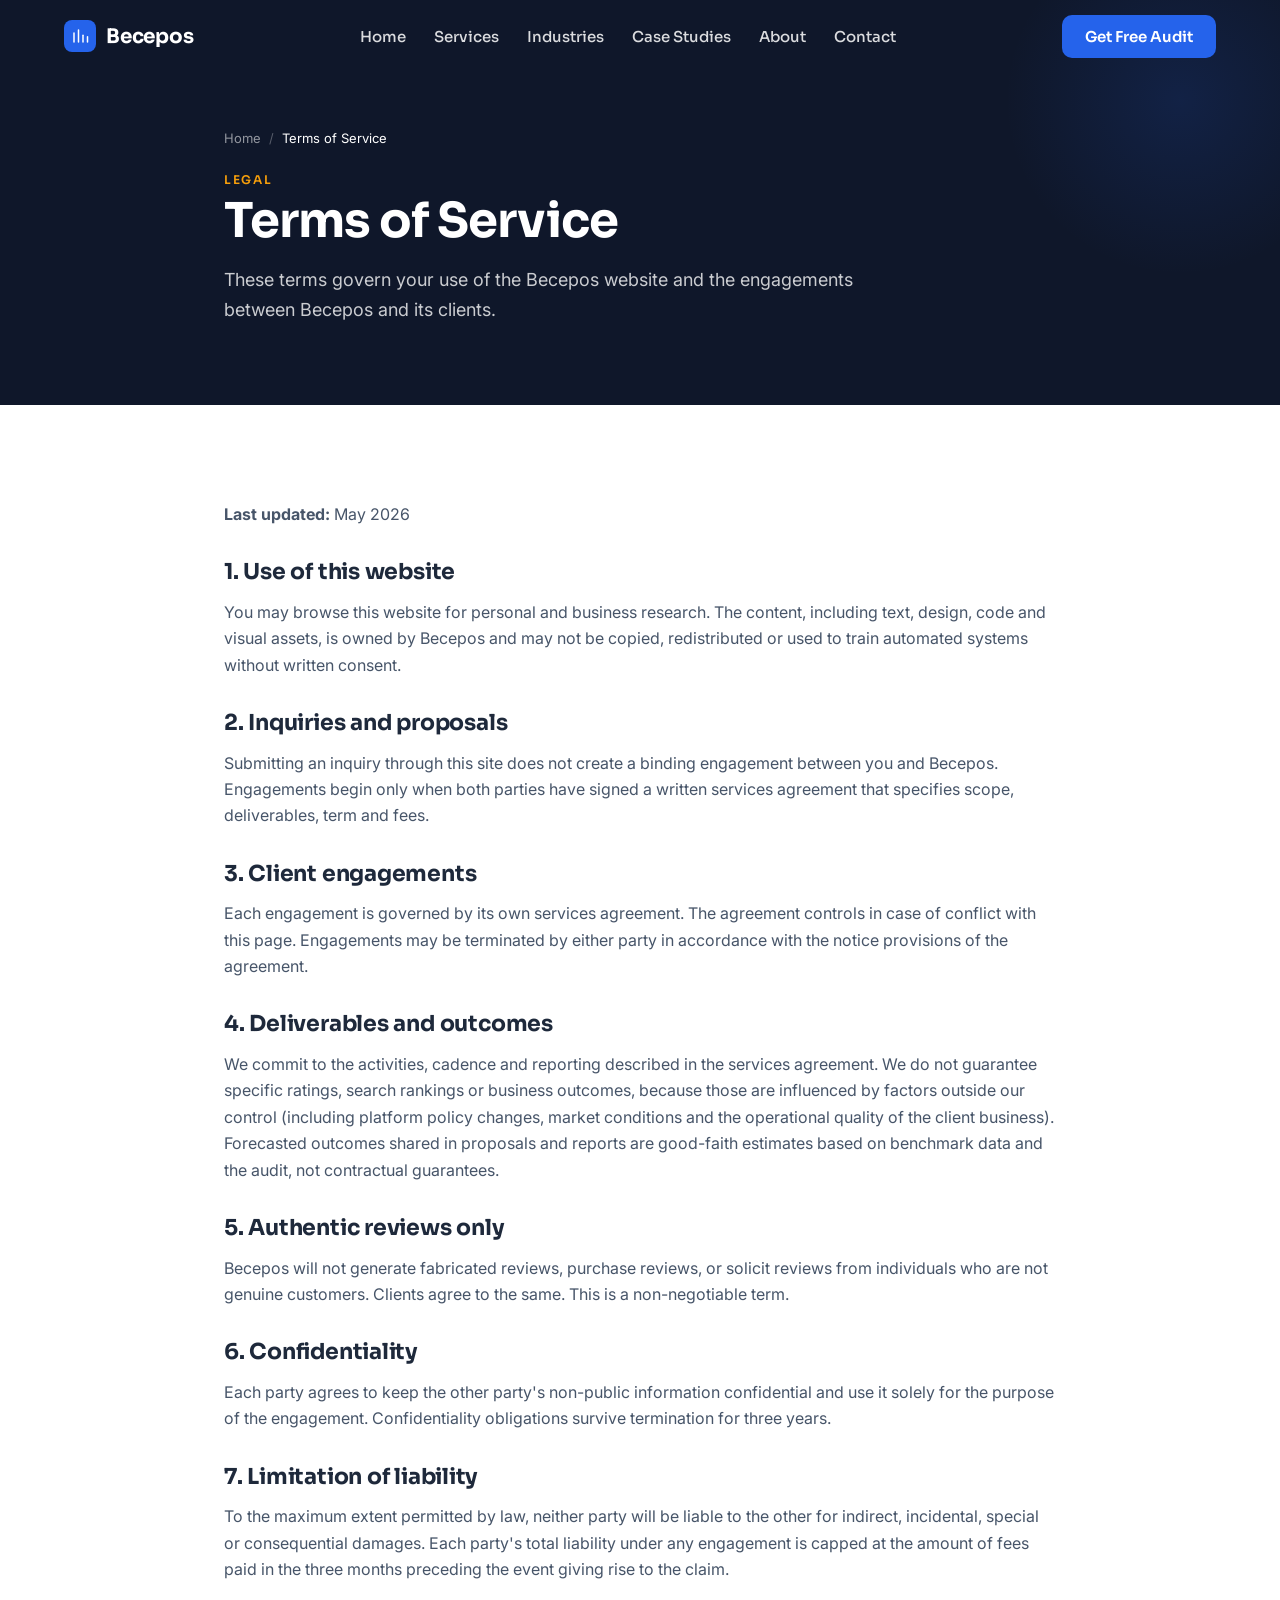
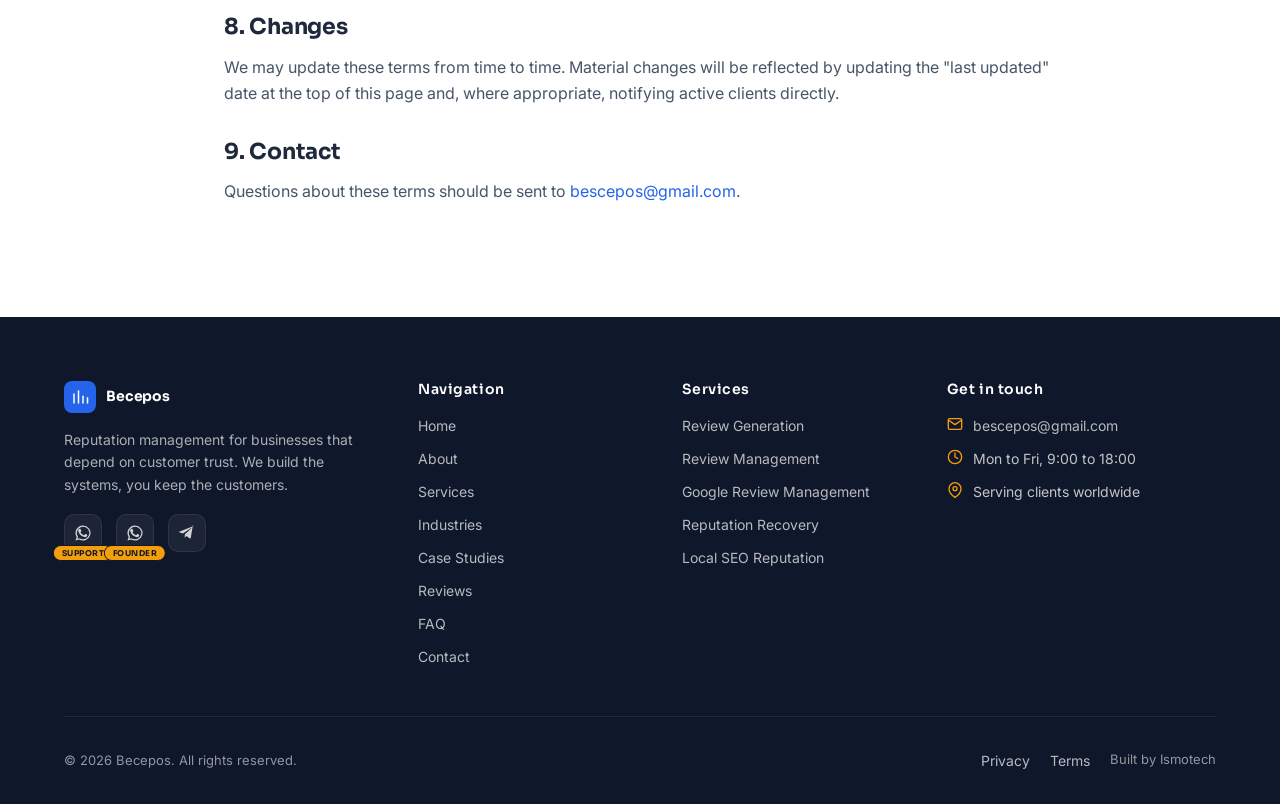
<file: terms.html>
<!DOCTYPE html>
<html lang="en">
<head>
  <meta charset="UTF-8" />
  <meta name="viewport" content="width=device-width, initial-scale=1" />
  <title>Terms of Service | Becepos</title>
  <meta name="description" content="The terms that govern use of the Becepos website and the engagements between Becepos and its clients." />
  <meta name="theme-color" content="#0F172A" />
  <link rel="canonical" href="https://becepos.com/terms.html" />
  <link rel="icon" type="image/svg+xml" href="/assets/favicon.svg" />
  <link rel="preconnect" href="https://fonts.googleapis.com" />
  <link rel="preconnect" href="https://fonts.gstatic.com" crossorigin />
  <link href="https://fonts.googleapis.com/css2?family=Sora:wght@500;600;700&family=Inter:wght@400;500;600&display=swap" rel="stylesheet" />
  <link rel="stylesheet" href="/css/styles.css" />
</head>
<body>
  <a class="skip-link" href="#main">Skip to content</a>

  <header class="site-header">
    <div class="container">
      <nav class="nav" aria-label="Primary">
        <a class="nav-brand" href="/" aria-label="Becepos home"><span class="mark" aria-hidden="true"><svg viewBox="0 0 24 24" fill="none" stroke="currentColor" stroke-width="2" stroke-linecap="round" stroke-linejoin="round"><path d="M4 20V8"/><path d="M10 20V4"/><path d="M16 20v-9"/><path d="M22 20V13"/></svg></span>Becepos</a>
        <ul class="nav-menu">
          <li><a href="/">Home</a></li>
          <li><a href="/services.html">Services</a></li>
          <li><a href="/industries.html">Industries</a></li>
          <li><a href="/case-studies.html">Case Studies</a></li>
          <li><a href="/about.html">About</a></li>
          <li><a href="/contact.html">Contact</a></li>
        </ul>
        <a href="/contact.html#audit" class="btn btn-primary nav-cta">Get Free Audit</a>
        <button class="nav-toggle" type="button" aria-label="Open menu" aria-controls="mobile-drawer" aria-expanded="false">
          <svg viewBox="0 0 24 24" fill="none" stroke="currentColor" stroke-width="2" stroke-linecap="round" stroke-linejoin="round" aria-hidden="true"><line x1="3" y1="6" x2="21" y2="6"/><line x1="3" y1="12" x2="21" y2="12"/><line x1="3" y1="18" x2="21" y2="18"/></svg>
        </button>
      </nav>
    </div>
  </header>

  <div id="mobile-drawer" class="mobile-drawer" aria-hidden="true" role="dialog" aria-modal="true" aria-label="Site menu">
    <div class="mobile-drawer__head">
      <a class="nav-brand" href="/"><span class="mark" aria-hidden="true"><svg viewBox="0 0 24 24" fill="none" stroke="currentColor" stroke-width="2" stroke-linecap="round" stroke-linejoin="round"><path d="M4 20V8"/><path d="M10 20V4"/><path d="M16 20v-9"/><path d="M22 20V13"/></svg></span>Becepos</a>
      <button class="mobile-drawer__close" type="button" aria-label="Close menu"><svg viewBox="0 0 24 24" fill="none" stroke="currentColor" stroke-width="2" stroke-linecap="round" stroke-linejoin="round" aria-hidden="true"><line x1="18" y1="6" x2="6" y2="18"/><line x1="6" y1="6" x2="18" y2="18"/></svg></button>
    </div>
    <ul>
      <li><a href="/">Home</a></li>
      <li><a href="/services.html">Services</a></li>
      <li><a href="/industries.html">Industries</a></li>
      <li><a href="/case-studies.html">Case Studies</a></li>
      <li><a href="/about.html">About</a></li>
      <li><a href="/reviews.html">Reviews</a></li>
      <li><a href="/faq.html">FAQ</a></li>
      <li><a href="/contact.html">Contact</a></li>
    </ul>
    <a href="/contact.html#audit" class="btn btn-primary">Get Free Audit</a>
  </div>

  <main id="main">

    <section class="page-hero">
      <div class="container">
        <div class="breadcrumbs"><a href="/">Home</a><span class="sep">/</span><span class="here">Terms of Service</span></div>
        <span class="eyebrow">Legal</span>
        <h1>Terms of Service</h1>
        <p>These terms govern your use of the Becepos website and the engagements between Becepos and its clients.</p>
      </div>
    </section>

    <section class="section">
      <div class="container container-narrow legal">
        <p><strong>Last updated:</strong> May 2026</p>

        <h2>1. Use of this website</h2>
        <p>You may browse this website for personal and business research. The content, including text, design, code and visual assets, is owned by Becepos and may not be copied, redistributed or used to train automated systems without written consent.</p>

        <h2>2. Inquiries and proposals</h2>
        <p>Submitting an inquiry through this site does not create a binding engagement between you and Becepos. Engagements begin only when both parties have signed a written services agreement that specifies scope, deliverables, term and fees.</p>

        <h2>3. Client engagements</h2>
        <p>Each engagement is governed by its own services agreement. The agreement controls in case of conflict with this page. Engagements may be terminated by either party in accordance with the notice provisions of the agreement.</p>

        <h2>4. Deliverables and outcomes</h2>
        <p>We commit to the activities, cadence and reporting described in the services agreement. We do not guarantee specific ratings, search rankings or business outcomes, because those are influenced by factors outside our control (including platform policy changes, market conditions and the operational quality of the client business). Forecasted outcomes shared in proposals and reports are good-faith estimates based on benchmark data and the audit, not contractual guarantees.</p>

        <h2>5. Authentic reviews only</h2>
        <p>Becepos will not generate fabricated reviews, purchase reviews, or solicit reviews from individuals who are not genuine customers. Clients agree to the same. This is a non-negotiable term.</p>

        <h2>6. Confidentiality</h2>
        <p>Each party agrees to keep the other party's non-public information confidential and use it solely for the purpose of the engagement. Confidentiality obligations survive termination for three years.</p>

        <h2>7. Limitation of liability</h2>
        <p>To the maximum extent permitted by law, neither party will be liable to the other for indirect, incidental, special or consequential damages. Each party's total liability under any engagement is capped at the amount of fees paid in the three months preceding the event giving rise to the claim.</p>

        <h2>8. Changes</h2>
        <p>We may update these terms from time to time. Material changes will be reflected by updating the "last updated" date at the top of this page and, where appropriate, notifying active clients directly.</p>

        <h2>9. Contact</h2>
        <p>Questions about these terms should be sent to <a href="mailto:bescepos@gmail.com">bescepos@gmail.com</a>.</p>
      </div>
    </section>

  </main>

  <footer class="site-footer">
    <div class="container">
      <div class="footer-grid">
        <div class="footer-brand">
          <a class="nav-brand" href="/"><span class="mark" aria-hidden="true"><svg viewBox="0 0 24 24" fill="none" stroke="currentColor" stroke-width="2" stroke-linecap="round" stroke-linejoin="round"><path d="M4 20V8"/><path d="M10 20V4"/><path d="M16 20v-9"/><path d="M22 20V13"/></svg></span>Becepos</a>
          <p>Reputation management for businesses that depend on customer trust. We build the systems, you keep the customers.</p>
          <div class="footer-social"><a href="https://wa.me/447365580142" target="_blank" rel="noopener" aria-label="WhatsApp Support" class="has-flag"><svg viewBox="0 0 24 24" fill="currentColor" aria-hidden="true"><path d="M17.5 14.4c-.3-.2-1.8-.9-2.1-1-.3-.1-.5-.2-.7.2-.2.3-.8 1-1 1.2-.2.2-.4.2-.7.1-.3-.2-1.3-.5-2.5-1.6-.9-.8-1.5-1.8-1.7-2.1-.2-.3 0-.5.1-.6.1-.1.3-.4.5-.5.2-.2.2-.3.3-.5.1-.2.1-.4 0-.6-.1-.2-.7-1.7-1-2.3-.3-.6-.5-.5-.7-.5h-.6c-.2 0-.5.1-.8.4-.3.3-1 1-1 2.5s1.1 2.9 1.2 3.1c.2.2 2.1 3.3 5.1 4.6.7.3 1.3.5 1.7.6.7.2 1.3.2 1.8.1.6-.1 1.7-.7 2-1.4.3-.7.3-1.3.2-1.4-.1-.1-.3-.2-.6-.4zM12 2a10 10 0 0 0-8.5 15.2L2 22l4.9-1.4A10 10 0 1 0 12 2zm0 18.3c-1.5 0-2.9-.4-4.1-1.1l-.3-.2-3 .8.8-2.9-.2-.3a8.3 8.3 0 1 1 6.8 3.7z"/></svg><span class="flag">Support</span></a><a href="https://wa.me/2349060601693" target="_blank" rel="noopener" aria-label="WhatsApp Founder" class="has-flag"><svg viewBox="0 0 24 24" fill="currentColor" aria-hidden="true"><path d="M17.5 14.4c-.3-.2-1.8-.9-2.1-1-.3-.1-.5-.2-.7.2-.2.3-.8 1-1 1.2-.2.2-.4.2-.7.1-.3-.2-1.3-.5-2.5-1.6-.9-.8-1.5-1.8-1.7-2.1-.2-.3 0-.5.1-.6.1-.1.3-.4.5-.5.2-.2.2-.3.3-.5.1-.2.1-.4 0-.6-.1-.2-.7-1.7-1-2.3-.3-.6-.5-.5-.7-.5h-.6c-.2 0-.5.1-.8.4-.3.3-1 1-1 2.5s1.1 2.9 1.2 3.1c.2.2 2.1 3.3 5.1 4.6.7.3 1.3.5 1.7.6.7.2 1.3.2 1.8.1.6-.1 1.7-.7 2-1.4.3-.7.3-1.3.2-1.4-.1-.1-.3-.2-.6-.4zM12 2a10 10 0 0 0-8.5 15.2L2 22l4.9-1.4A10 10 0 1 0 12 2zm0 18.3c-1.5 0-2.9-.4-4.1-1.1l-.3-.2-3 .8.8-2.9-.2-.3a8.3 8.3 0 1 1 6.8 3.7z"/></svg><span class="flag">Founder</span></a><a href="https://t.me/Bescepos" target="_blank" rel="noopener" aria-label="Telegram"><svg viewBox="0 0 24 24" fill="currentColor" aria-hidden="true"><path d="M21.7 2.3 1.6 10.2c-.5.2-.6.6 0 .8l4.9 1.5L17 5.6c.5-.3.9 0 .6.4l-8.4 7.6-.3 4.4c.3 0 .5-.1.7-.3l1.7-1.7 4.5 3.3c.5.3 1 .1 1.1-.4l2.7-15.6c.2-.6-.4-1-1.1-.7Z"/></svg></a>
          </div>
        </div>
        <div>
          <h4>Navigation</h4>
          <ul>
            <li><a href="/">Home</a></li>
            <li><a href="/about.html">About</a></li>
            <li><a href="/services.html">Services</a></li>
            <li><a href="/industries.html">Industries</a></li>
            <li><a href="/case-studies.html">Case Studies</a></li>
            <li><a href="/reviews.html">Reviews</a></li>
            <li><a href="/faq.html">FAQ</a></li>
            <li><a href="/contact.html">Contact</a></li>
          </ul>
        </div>
        <div>
          <h4>Services</h4>
          <ul>
            <li><a href="/services/review-generation.html">Review Generation</a></li>
            <li><a href="/services/review-management.html">Review Management</a></li>
            <li><a href="/services/google-review-management.html">Google Review Management</a></li>
            <li><a href="/services/reputation-recovery.html">Reputation Recovery</a></li>
            <li><a href="/services/local-seo-reputation.html">Local SEO Reputation</a></li>
          </ul>
        </div>
        <div>
          <h4>Get in touch</h4>
          <div class="footer-contact">
            <div class="row"><svg viewBox="0 0 24 24" fill="none" stroke="currentColor" stroke-width="2" stroke-linecap="round" stroke-linejoin="round" aria-hidden="true"><path d="M4 4h16c1.1 0 2 .9 2 2v12c0 1.1-.9 2-2 2H4c-1.1 0-2-.9-2-2V6c0-1.1.9-2 2-2z"/><polyline points="22 6 12 13 2 6"/></svg><a href="mailto:bescepos@gmail.com">bescepos@gmail.com</a></div>
            <div class="row"><svg viewBox="0 0 24 24" fill="none" stroke="currentColor" stroke-width="2" stroke-linecap="round" stroke-linejoin="round" aria-hidden="true"><circle cx="12" cy="12" r="10"/><polyline points="12 6 12 12 16 14"/></svg><span>Mon to Fri, 9:00 to 18:00</span></div>
            <div class="row"><svg viewBox="0 0 24 24" fill="none" stroke="currentColor" stroke-width="2" stroke-linecap="round" stroke-linejoin="round" aria-hidden="true"><path d="M21 10c0 7-9 13-9 13s-9-6-9-13a9 9 0 0 1 18 0z"/><circle cx="12" cy="10" r="3"/></svg><span>Serving clients worldwide</span></div>
          </div>
        </div>
      </div>
      <div class="footer-bottom">
        <div>© <span data-year>2026</span> Becepos. All rights reserved.</div>
        <div class="footer-bottom__links">
          <a href="/privacy.html">Privacy</a>
          <a href="/terms.html">Terms</a>
          <span>Built by Ismotech</span>
        </div>
      </div>
    </div>
  </footer>

  <script src="/js/main.js"></script>
</body>
</html>
</file>
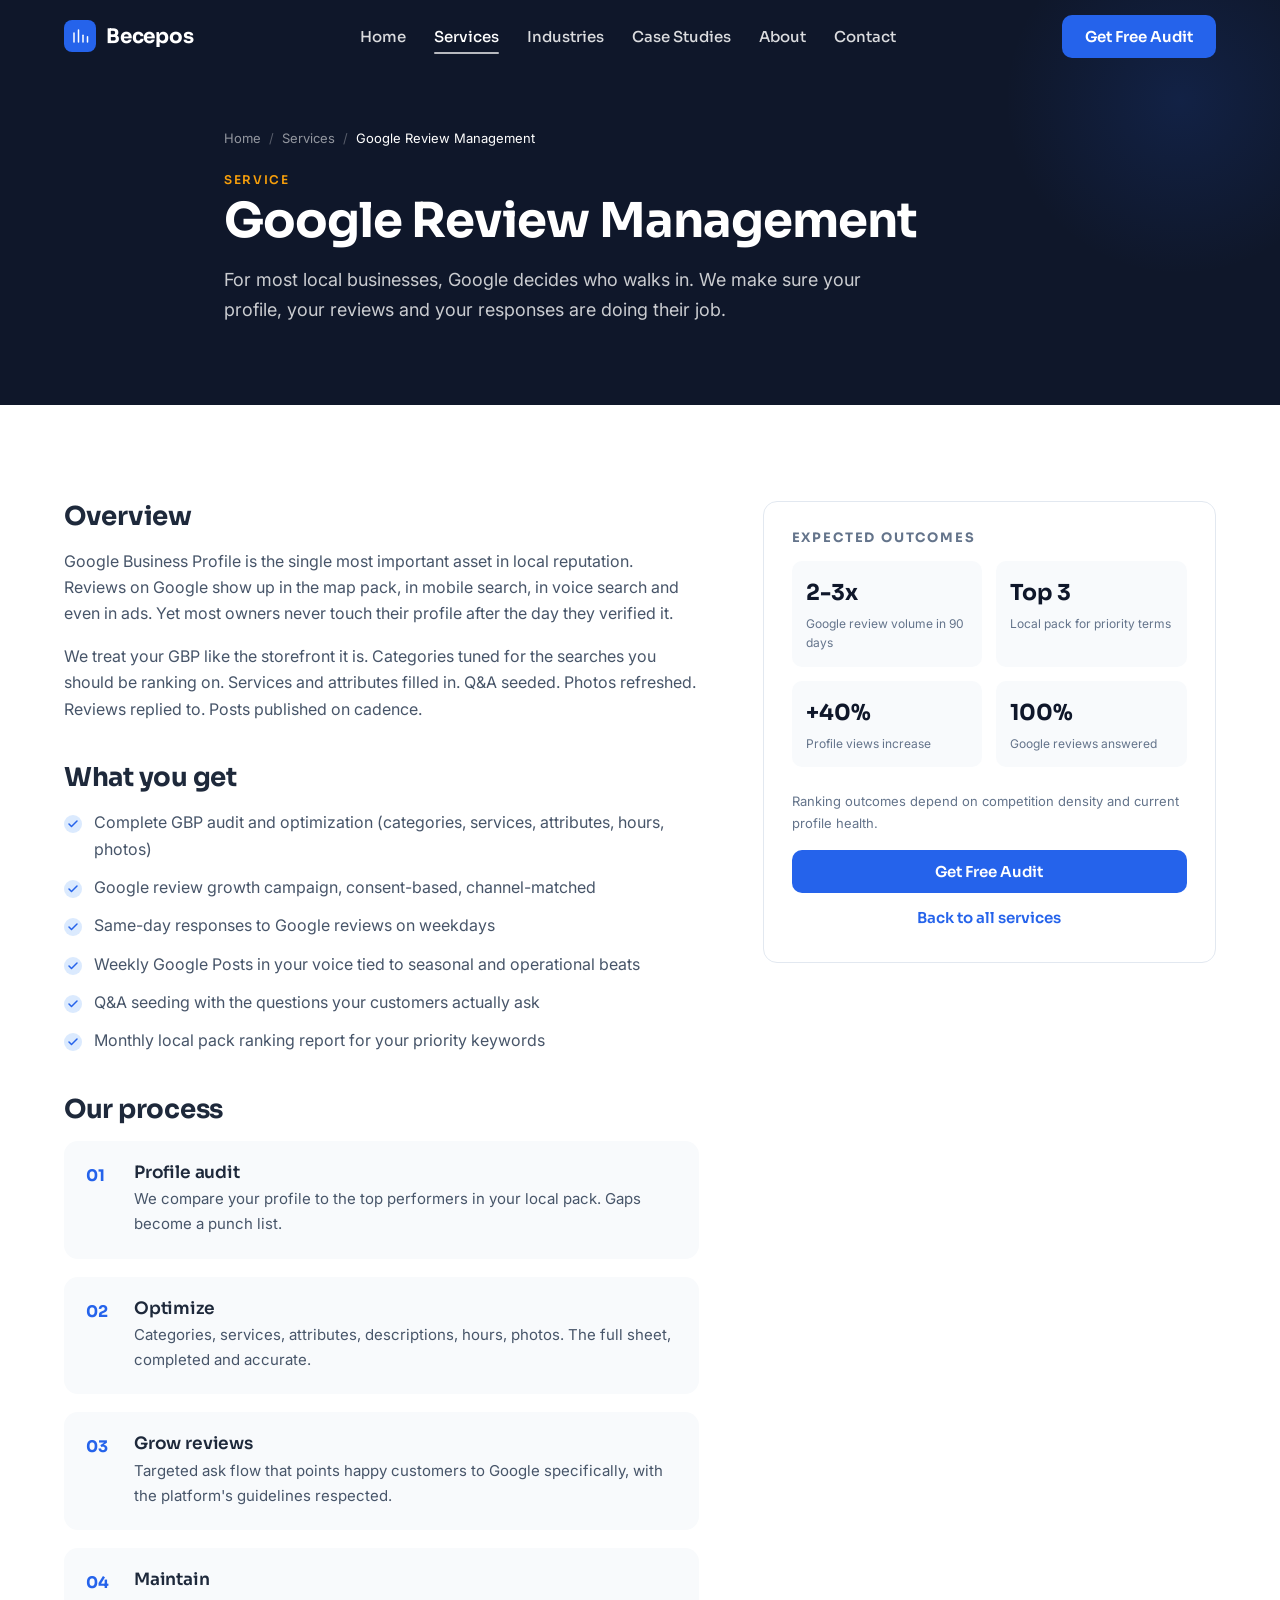
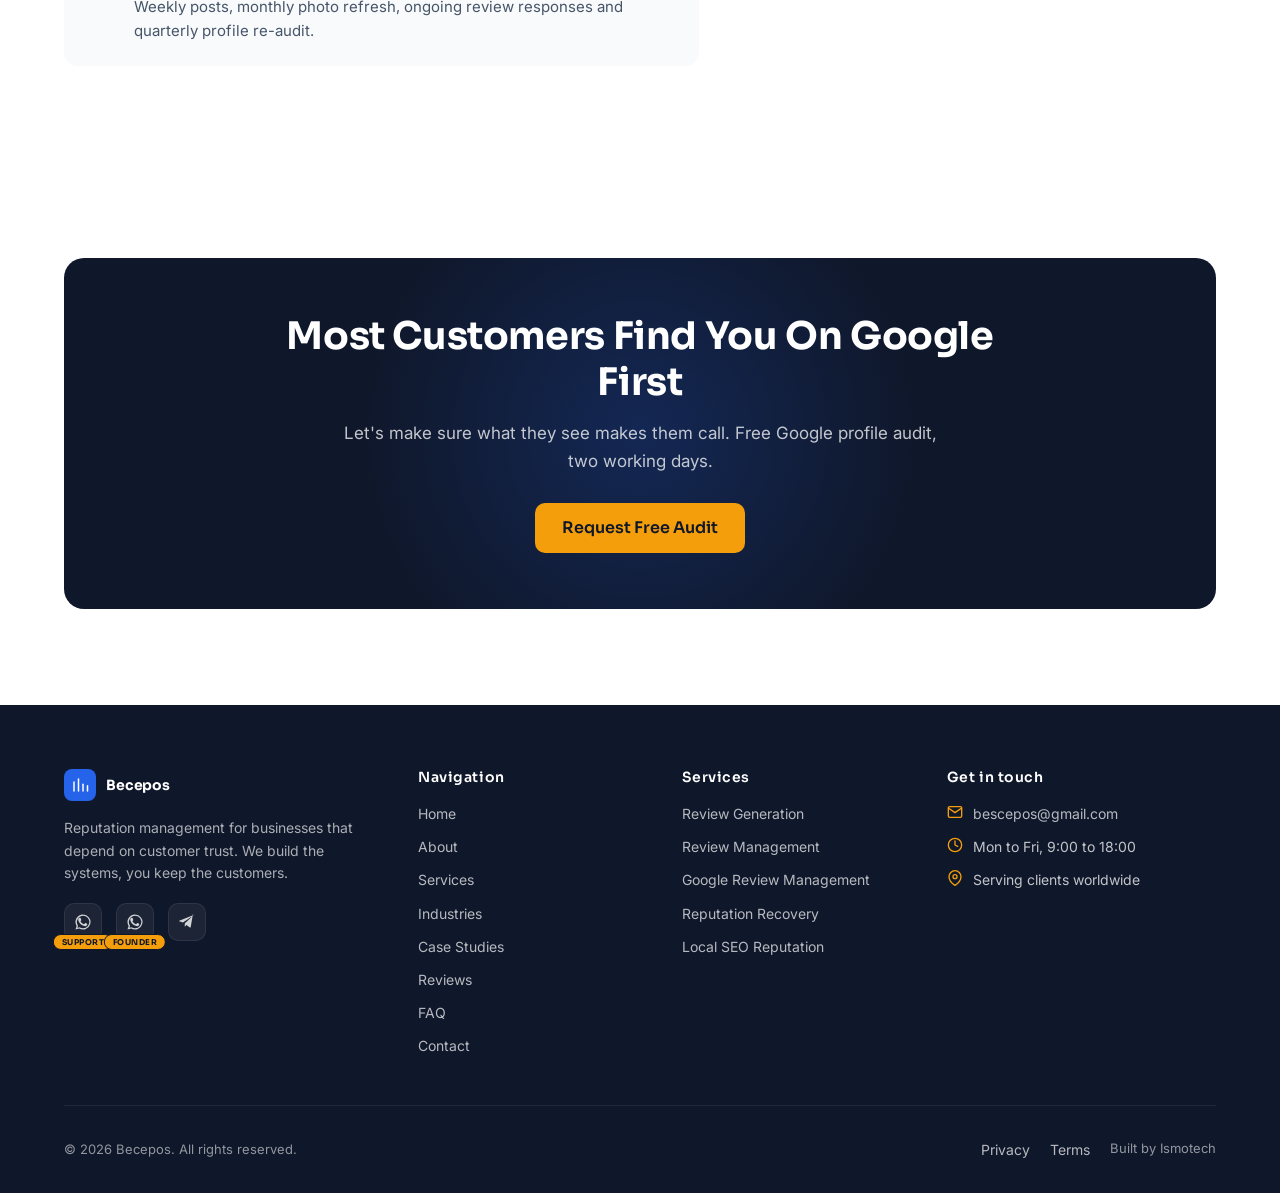
<file: services/google-review-management.html>
<!DOCTYPE html>
<html lang="en">
<head>
  <meta charset="UTF-8" />
  <meta name="viewport" content="width=device-width, initial-scale=1" />
  <title>Google Review Management | Becepos</title>
  <meta name="description" content="Optimize and manage your Google Business Profile, grow Google reviews and improve local pack rankings with the platform that drives most discovery." />
  <meta name="theme-color" content="#0F172A" />
  <link rel="canonical" href="https://becepos.com/services/google-review-management.html" />
  <link rel="icon" type="image/svg+xml" href="/assets/favicon.svg" />
  <meta property="og:type" content="website" />
  <meta property="og:title" content="Google Review Management | Becepos" />
  <meta property="og:description" content="Optimize and manage your Google Business Profile and grow Google reviews where it counts." />
  <meta property="og:url" content="https://becepos.com/services/google-review-management.html" />
  <link rel="preconnect" href="https://fonts.googleapis.com" />
  <link rel="preconnect" href="https://fonts.gstatic.com" crossorigin />
  <link href="https://fonts.googleapis.com/css2?family=Sora:wght@500;600;700&family=Inter:wght@400;500;600&display=swap" rel="stylesheet" />
  <link rel="stylesheet" href="/css/styles.css" />
</head>
<body>
  <a class="skip-link" href="#main">Skip to content</a>

  <header class="site-header">
    <div class="container">
      <nav class="nav" aria-label="Primary">
        <a class="nav-brand" href="/" aria-label="Becepos home"><span class="mark" aria-hidden="true"><svg viewBox="0 0 24 24" fill="none" stroke="currentColor" stroke-width="2" stroke-linecap="round" stroke-linejoin="round"><path d="M4 20V8"/><path d="M10 20V4"/><path d="M16 20v-9"/><path d="M22 20V13"/></svg></span>Becepos</a>
        <ul class="nav-menu">
          <li><a href="/">Home</a></li>
          <li><a href="/services.html">Services</a></li>
          <li><a href="/industries.html">Industries</a></li>
          <li><a href="/case-studies.html">Case Studies</a></li>
          <li><a href="/about.html">About</a></li>
          <li><a href="/contact.html">Contact</a></li>
        </ul>
        <a href="/contact.html#audit" class="btn btn-primary nav-cta">Get Free Audit</a>
        <button class="nav-toggle" type="button" aria-label="Open menu" aria-controls="mobile-drawer" aria-expanded="false">
          <svg viewBox="0 0 24 24" fill="none" stroke="currentColor" stroke-width="2" stroke-linecap="round" stroke-linejoin="round" aria-hidden="true"><line x1="3" y1="6" x2="21" y2="6"/><line x1="3" y1="12" x2="21" y2="12"/><line x1="3" y1="18" x2="21" y2="18"/></svg>
        </button>
      </nav>
    </div>
  </header>

  <div id="mobile-drawer" class="mobile-drawer" aria-hidden="true" role="dialog" aria-modal="true" aria-label="Site menu">
    <div class="mobile-drawer__head">
      <a class="nav-brand" href="/"><span class="mark" aria-hidden="true"><svg viewBox="0 0 24 24" fill="none" stroke="currentColor" stroke-width="2" stroke-linecap="round" stroke-linejoin="round"><path d="M4 20V8"/><path d="M10 20V4"/><path d="M16 20v-9"/><path d="M22 20V13"/></svg></span>Becepos</a>
      <button class="mobile-drawer__close" type="button" aria-label="Close menu"><svg viewBox="0 0 24 24" fill="none" stroke="currentColor" stroke-width="2" stroke-linecap="round" stroke-linejoin="round" aria-hidden="true"><line x1="18" y1="6" x2="6" y2="18"/><line x1="6" y1="6" x2="18" y2="18"/></svg></button>
    </div>
    <ul>
      <li><a href="/">Home</a></li>
      <li><a href="/services.html">Services</a></li>
      <li><a href="/industries.html">Industries</a></li>
      <li><a href="/case-studies.html">Case Studies</a></li>
      <li><a href="/about.html">About</a></li>
      <li><a href="/reviews.html">Reviews</a></li>
      <li><a href="/faq.html">FAQ</a></li>
      <li><a href="/contact.html">Contact</a></li>
    </ul>
    <a href="/contact.html#audit" class="btn btn-primary">Get Free Audit</a>
  </div>

  <main id="main">

    <section class="page-hero">
      <div class="container">
        <div class="breadcrumbs">
          <a href="/">Home</a><span class="sep">/</span><a href="/services.html">Services</a><span class="sep">/</span><span class="here">Google Review Management</span>
        </div>
        <span class="eyebrow">Service</span>
        <h1>Google Review Management</h1>
        <p>For most local businesses, Google decides who walks in. We make sure your profile, your reviews and your responses are doing their job.</p>
      </div>
    </section>

    <section class="section">
      <div class="container">
        <div class="split">

          <div class="prose reveal">
            <h2>Overview</h2>
            <p>Google Business Profile is the single most important asset in local reputation. Reviews on Google show up in the map pack, in mobile search, in voice search and even in ads. Yet most owners never touch their profile after the day they verified it.</p>
            <p>We treat your GBP like the storefront it is. Categories tuned for the searches you should be ranking on. Services and attributes filled in. Q&amp;A seeded. Photos refreshed. Reviews replied to. Posts published on cadence.</p>

            <h2>What you get</h2>
            <ul>
              <li>Complete GBP audit and optimization (categories, services, attributes, hours, photos)</li>
              <li>Google review growth campaign, consent-based, channel-matched</li>
              <li>Same-day responses to Google reviews on weekdays</li>
              <li>Weekly Google Posts in your voice tied to seasonal and operational beats</li>
              <li>Q&amp;A seeding with the questions your customers actually ask</li>
              <li>Monthly local pack ranking report for your priority keywords</li>
            </ul>

            <h2>Our process</h2>
            <ol class="process-list">
              <li>
                <h4>Profile audit</h4>
                <p>We compare your profile to the top performers in your local pack. Gaps become a punch list.</p>
              </li>
              <li>
                <h4>Optimize</h4>
                <p>Categories, services, attributes, descriptions, hours, photos. The full sheet, completed and accurate.</p>
              </li>
              <li>
                <h4>Grow reviews</h4>
                <p>Targeted ask flow that points happy customers to Google specifically, with the platform's guidelines respected.</p>
              </li>
              <li>
                <h4>Maintain</h4>
                <p>Weekly posts, monthly photo refresh, ongoing review responses and quarterly profile re-audit.</p>
              </li>
            </ol>
          </div>

          <aside class="aside-card reveal">
            <h4>Expected Outcomes</h4>
            <div class="outcome-grid">
              <div class="outcome">
                <div class="outcome__val">2-3x</div>
                <div class="outcome__lbl">Google review volume in 90 days</div>
              </div>
              <div class="outcome">
                <div class="outcome__val">Top 3</div>
                <div class="outcome__lbl">Local pack for priority terms</div>
              </div>
              <div class="outcome">
                <div class="outcome__val">+40%</div>
                <div class="outcome__lbl">Profile views increase</div>
              </div>
              <div class="outcome">
                <div class="outcome__val">100%</div>
                <div class="outcome__lbl">Google reviews answered</div>
              </div>
            </div>
            <p style="color:var(--c-text-soft);font-size:13px;margin-bottom:16px;">Ranking outcomes depend on competition density and current profile health.</p>
            <a href="/contact.html#audit" class="btn btn-primary" style="width:100%;">Get Free Audit</a>
            <a href="/services.html" class="btn btn-ghost" style="width:100%;justify-content:center;margin-top:8px;">Back to all services</a>
          </aside>

        </div>
      </div>
    </section>

    <section class="section">
      <div class="container">
        <div class="cta-band reveal">
          <h2>Most Customers Find You On Google First</h2>
          <p>Let's make sure what they see makes them call. Free Google profile audit, two working days.</p>
          <a class="btn btn-gold btn-lg" href="/contact.html#audit">Request Free Audit</a>
        </div>
      </div>
    </section>

  </main>

  <footer class="site-footer">
    <div class="container">
      <div class="footer-grid">
        <div class="footer-brand">
          <a class="nav-brand" href="/"><span class="mark" aria-hidden="true"><svg viewBox="0 0 24 24" fill="none" stroke="currentColor" stroke-width="2" stroke-linecap="round" stroke-linejoin="round"><path d="M4 20V8"/><path d="M10 20V4"/><path d="M16 20v-9"/><path d="M22 20V13"/></svg></span>Becepos</a>
          <p>Reputation management for businesses that depend on customer trust. We build the systems, you keep the customers.</p>
          <div class="footer-social"><a href="https://wa.me/447365580142" target="_blank" rel="noopener" aria-label="WhatsApp Support" class="has-flag"><svg viewBox="0 0 24 24" fill="currentColor" aria-hidden="true"><path d="M17.5 14.4c-.3-.2-1.8-.9-2.1-1-.3-.1-.5-.2-.7.2-.2.3-.8 1-1 1.2-.2.2-.4.2-.7.1-.3-.2-1.3-.5-2.5-1.6-.9-.8-1.5-1.8-1.7-2.1-.2-.3 0-.5.1-.6.1-.1.3-.4.5-.5.2-.2.2-.3.3-.5.1-.2.1-.4 0-.6-.1-.2-.7-1.7-1-2.3-.3-.6-.5-.5-.7-.5h-.6c-.2 0-.5.1-.8.4-.3.3-1 1-1 2.5s1.1 2.9 1.2 3.1c.2.2 2.1 3.3 5.1 4.6.7.3 1.3.5 1.7.6.7.2 1.3.2 1.8.1.6-.1 1.7-.7 2-1.4.3-.7.3-1.3.2-1.4-.1-.1-.3-.2-.6-.4zM12 2a10 10 0 0 0-8.5 15.2L2 22l4.9-1.4A10 10 0 1 0 12 2zm0 18.3c-1.5 0-2.9-.4-4.1-1.1l-.3-.2-3 .8.8-2.9-.2-.3a8.3 8.3 0 1 1 6.8 3.7z"/></svg><span class="flag">Support</span></a><a href="https://wa.me/2349060601693" target="_blank" rel="noopener" aria-label="WhatsApp Founder" class="has-flag"><svg viewBox="0 0 24 24" fill="currentColor" aria-hidden="true"><path d="M17.5 14.4c-.3-.2-1.8-.9-2.1-1-.3-.1-.5-.2-.7.2-.2.3-.8 1-1 1.2-.2.2-.4.2-.7.1-.3-.2-1.3-.5-2.5-1.6-.9-.8-1.5-1.8-1.7-2.1-.2-.3 0-.5.1-.6.1-.1.3-.4.5-.5.2-.2.2-.3.3-.5.1-.2.1-.4 0-.6-.1-.2-.7-1.7-1-2.3-.3-.6-.5-.5-.7-.5h-.6c-.2 0-.5.1-.8.4-.3.3-1 1-1 2.5s1.1 2.9 1.2 3.1c.2.2 2.1 3.3 5.1 4.6.7.3 1.3.5 1.7.6.7.2 1.3.2 1.8.1.6-.1 1.7-.7 2-1.4.3-.7.3-1.3.2-1.4-.1-.1-.3-.2-.6-.4zM12 2a10 10 0 0 0-8.5 15.2L2 22l4.9-1.4A10 10 0 1 0 12 2zm0 18.3c-1.5 0-2.9-.4-4.1-1.1l-.3-.2-3 .8.8-2.9-.2-.3a8.3 8.3 0 1 1 6.8 3.7z"/></svg><span class="flag">Founder</span></a><a href="https://t.me/Bescepos" target="_blank" rel="noopener" aria-label="Telegram"><svg viewBox="0 0 24 24" fill="currentColor" aria-hidden="true"><path d="M21.7 2.3 1.6 10.2c-.5.2-.6.6 0 .8l4.9 1.5L17 5.6c.5-.3.9 0 .6.4l-8.4 7.6-.3 4.4c.3 0 .5-.1.7-.3l1.7-1.7 4.5 3.3c.5.3 1 .1 1.1-.4l2.7-15.6c.2-.6-.4-1-1.1-.7Z"/></svg></a>
          </div>
        </div>
        <div>
          <h4>Navigation</h4>
          <ul>
            <li><a href="/">Home</a></li>
            <li><a href="/about.html">About</a></li>
            <li><a href="/services.html">Services</a></li>
            <li><a href="/industries.html">Industries</a></li>
            <li><a href="/case-studies.html">Case Studies</a></li>
            <li><a href="/reviews.html">Reviews</a></li>
            <li><a href="/faq.html">FAQ</a></li>
            <li><a href="/contact.html">Contact</a></li>
          </ul>
        </div>
        <div>
          <h4>Services</h4>
          <ul>
            <li><a href="/services/review-generation.html">Review Generation</a></li>
            <li><a href="/services/review-management.html">Review Management</a></li>
            <li><a href="/services/google-review-management.html">Google Review Management</a></li>
            <li><a href="/services/reputation-recovery.html">Reputation Recovery</a></li>
            <li><a href="/services/local-seo-reputation.html">Local SEO Reputation</a></li>
          </ul>
        </div>
        <div>
          <h4>Get in touch</h4>
          <div class="footer-contact">
            <div class="row"><svg viewBox="0 0 24 24" fill="none" stroke="currentColor" stroke-width="2" stroke-linecap="round" stroke-linejoin="round" aria-hidden="true"><path d="M4 4h16c1.1 0 2 .9 2 2v12c0 1.1-.9 2-2 2H4c-1.1 0-2-.9-2-2V6c0-1.1.9-2 2-2z"/><polyline points="22 6 12 13 2 6"/></svg><a href="mailto:bescepos@gmail.com">bescepos@gmail.com</a></div>
            <div class="row"><svg viewBox="0 0 24 24" fill="none" stroke="currentColor" stroke-width="2" stroke-linecap="round" stroke-linejoin="round" aria-hidden="true"><circle cx="12" cy="12" r="10"/><polyline points="12 6 12 12 16 14"/></svg><span>Mon to Fri, 9:00 to 18:00</span></div>
            <div class="row"><svg viewBox="0 0 24 24" fill="none" stroke="currentColor" stroke-width="2" stroke-linecap="round" stroke-linejoin="round" aria-hidden="true"><path d="M21 10c0 7-9 13-9 13s-9-6-9-13a9 9 0 0 1 18 0z"/><circle cx="12" cy="10" r="3"/></svg><span>Serving clients worldwide</span></div>
          </div>
        </div>
      </div>
      <div class="footer-bottom">
        <div>© <span data-year>2026</span> Becepos. All rights reserved.</div>
        <div class="footer-bottom__links">
          <a href="/privacy.html">Privacy</a>
          <a href="/terms.html">Terms</a>
          <span>Built by Ismotech</span>
        </div>
      </div>
    </div>
  </footer>

  <script src="/js/main.js"></script>
</body>
</html>
</file>
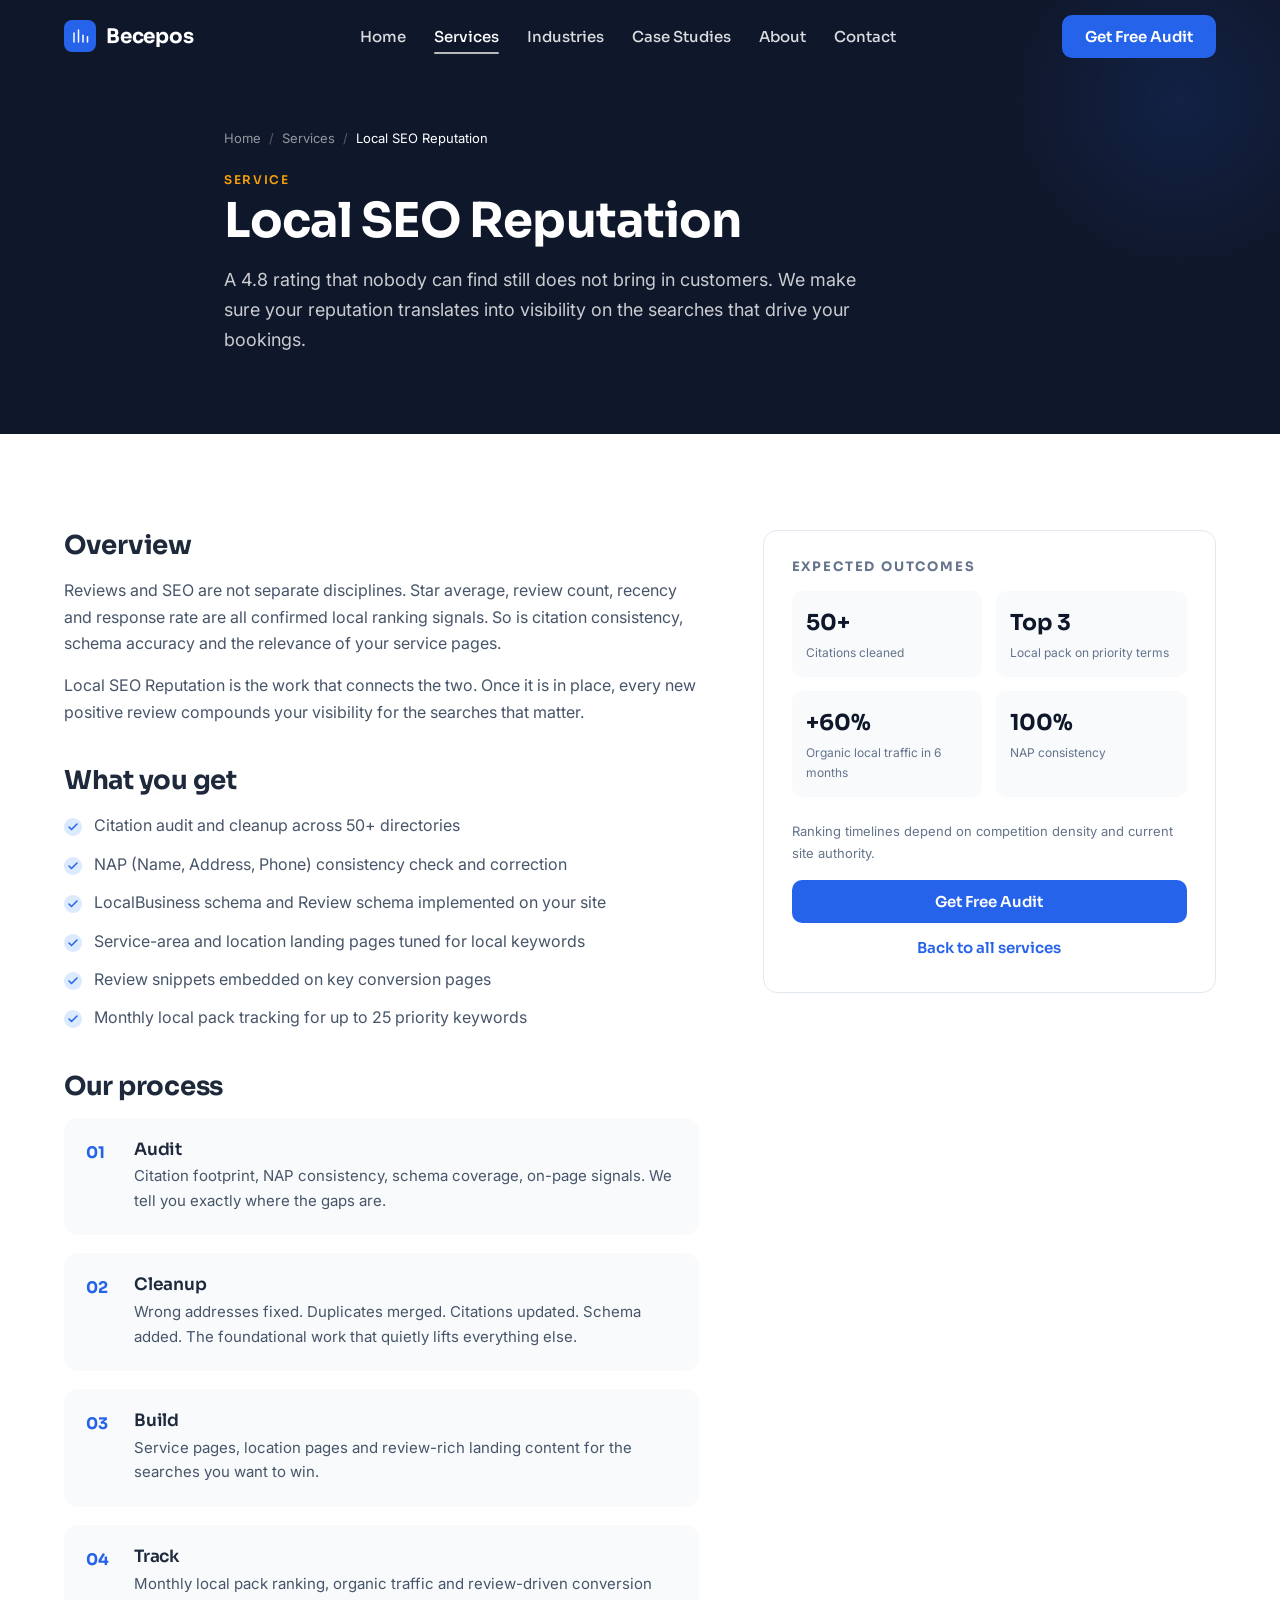
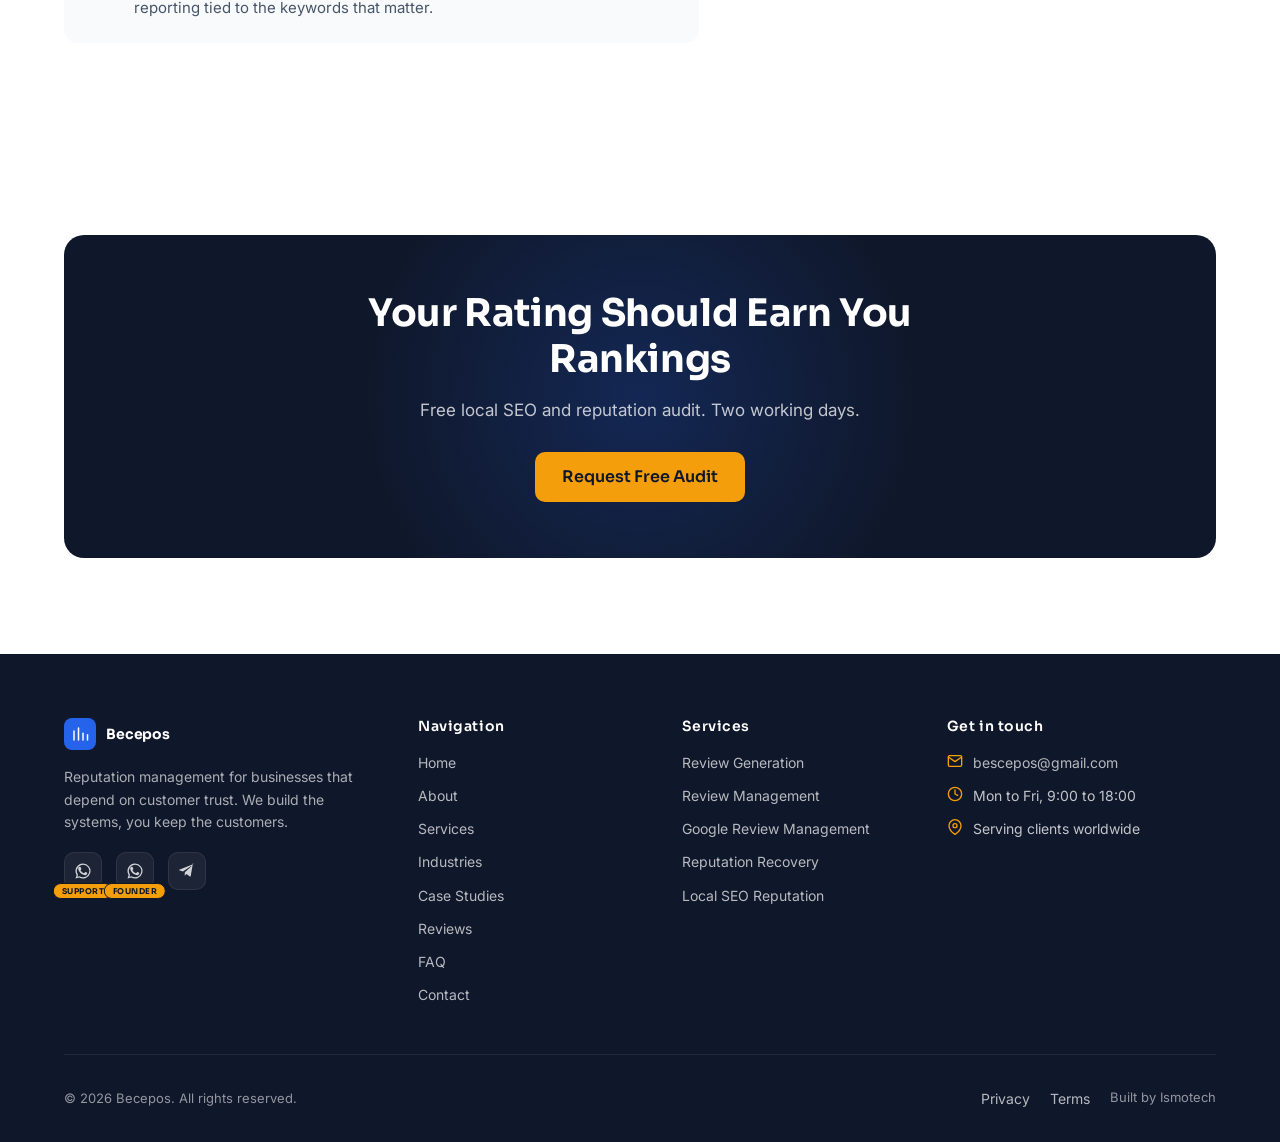
<file: services/local-seo-reputation.html>
<!DOCTYPE html>
<html lang="en">
<head>
  <meta charset="UTF-8" />
  <meta name="viewport" content="width=device-width, initial-scale=1" />
  <title>Local SEO Reputation | Becepos</title>
  <meta name="description" content="Turn ratings and reviews into local search visibility. Citation cleanup, schema, NAP consistency and review-driven landing pages that lift the local pack." />
  <meta name="theme-color" content="#0F172A" />
  <link rel="canonical" href="https://becepos.com/services/local-seo-reputation.html" />
  <link rel="icon" type="image/svg+xml" href="/assets/favicon.svg" />
  <meta property="og:type" content="website" />
  <meta property="og:title" content="Local SEO Reputation | Becepos" />
  <meta property="og:description" content="Turn ratings and reviews into local search visibility." />
  <meta property="og:url" content="https://becepos.com/services/local-seo-reputation.html" />
  <link rel="preconnect" href="https://fonts.googleapis.com" />
  <link rel="preconnect" href="https://fonts.gstatic.com" crossorigin />
  <link href="https://fonts.googleapis.com/css2?family=Sora:wght@500;600;700&family=Inter:wght@400;500;600&display=swap" rel="stylesheet" />
  <link rel="stylesheet" href="/css/styles.css" />
</head>
<body>
  <a class="skip-link" href="#main">Skip to content</a>

  <header class="site-header">
    <div class="container">
      <nav class="nav" aria-label="Primary">
        <a class="nav-brand" href="/" aria-label="Becepos home"><span class="mark" aria-hidden="true"><svg viewBox="0 0 24 24" fill="none" stroke="currentColor" stroke-width="2" stroke-linecap="round" stroke-linejoin="round"><path d="M4 20V8"/><path d="M10 20V4"/><path d="M16 20v-9"/><path d="M22 20V13"/></svg></span>Becepos</a>
        <ul class="nav-menu">
          <li><a href="/">Home</a></li>
          <li><a href="/services.html">Services</a></li>
          <li><a href="/industries.html">Industries</a></li>
          <li><a href="/case-studies.html">Case Studies</a></li>
          <li><a href="/about.html">About</a></li>
          <li><a href="/contact.html">Contact</a></li>
        </ul>
        <a href="/contact.html#audit" class="btn btn-primary nav-cta">Get Free Audit</a>
        <button class="nav-toggle" type="button" aria-label="Open menu" aria-controls="mobile-drawer" aria-expanded="false">
          <svg viewBox="0 0 24 24" fill="none" stroke="currentColor" stroke-width="2" stroke-linecap="round" stroke-linejoin="round" aria-hidden="true"><line x1="3" y1="6" x2="21" y2="6"/><line x1="3" y1="12" x2="21" y2="12"/><line x1="3" y1="18" x2="21" y2="18"/></svg>
        </button>
      </nav>
    </div>
  </header>

  <div id="mobile-drawer" class="mobile-drawer" aria-hidden="true" role="dialog" aria-modal="true" aria-label="Site menu">
    <div class="mobile-drawer__head">
      <a class="nav-brand" href="/"><span class="mark" aria-hidden="true"><svg viewBox="0 0 24 24" fill="none" stroke="currentColor" stroke-width="2" stroke-linecap="round" stroke-linejoin="round"><path d="M4 20V8"/><path d="M10 20V4"/><path d="M16 20v-9"/><path d="M22 20V13"/></svg></span>Becepos</a>
      <button class="mobile-drawer__close" type="button" aria-label="Close menu"><svg viewBox="0 0 24 24" fill="none" stroke="currentColor" stroke-width="2" stroke-linecap="round" stroke-linejoin="round" aria-hidden="true"><line x1="18" y1="6" x2="6" y2="18"/><line x1="6" y1="6" x2="18" y2="18"/></svg></button>
    </div>
    <ul>
      <li><a href="/">Home</a></li>
      <li><a href="/services.html">Services</a></li>
      <li><a href="/industries.html">Industries</a></li>
      <li><a href="/case-studies.html">Case Studies</a></li>
      <li><a href="/about.html">About</a></li>
      <li><a href="/reviews.html">Reviews</a></li>
      <li><a href="/faq.html">FAQ</a></li>
      <li><a href="/contact.html">Contact</a></li>
    </ul>
    <a href="/contact.html#audit" class="btn btn-primary">Get Free Audit</a>
  </div>

  <main id="main">

    <section class="page-hero">
      <div class="container">
        <div class="breadcrumbs">
          <a href="/">Home</a><span class="sep">/</span><a href="/services.html">Services</a><span class="sep">/</span><span class="here">Local SEO Reputation</span>
        </div>
        <span class="eyebrow">Service</span>
        <h1>Local SEO Reputation</h1>
        <p>A 4.8 rating that nobody can find still does not bring in customers. We make sure your reputation translates into visibility on the searches that drive your bookings.</p>
      </div>
    </section>

    <section class="section">
      <div class="container">
        <div class="split">

          <div class="prose reveal">
            <h2>Overview</h2>
            <p>Reviews and SEO are not separate disciplines. Star average, review count, recency and response rate are all confirmed local ranking signals. So is citation consistency, schema accuracy and the relevance of your service pages.</p>
            <p>Local SEO Reputation is the work that connects the two. Once it is in place, every new positive review compounds your visibility for the searches that matter.</p>

            <h2>What you get</h2>
            <ul>
              <li>Citation audit and cleanup across 50+ directories</li>
              <li>NAP (Name, Address, Phone) consistency check and correction</li>
              <li>LocalBusiness schema and Review schema implemented on your site</li>
              <li>Service-area and location landing pages tuned for local keywords</li>
              <li>Review snippets embedded on key conversion pages</li>
              <li>Monthly local pack tracking for up to 25 priority keywords</li>
            </ul>

            <h2>Our process</h2>
            <ol class="process-list">
              <li>
                <h4>Audit</h4>
                <p>Citation footprint, NAP consistency, schema coverage, on-page signals. We tell you exactly where the gaps are.</p>
              </li>
              <li>
                <h4>Cleanup</h4>
                <p>Wrong addresses fixed. Duplicates merged. Citations updated. Schema added. The foundational work that quietly lifts everything else.</p>
              </li>
              <li>
                <h4>Build</h4>
                <p>Service pages, location pages and review-rich landing content for the searches you want to win.</p>
              </li>
              <li>
                <h4>Track</h4>
                <p>Monthly local pack ranking, organic traffic and review-driven conversion reporting tied to the keywords that matter.</p>
              </li>
            </ol>
          </div>

          <aside class="aside-card reveal">
            <h4>Expected Outcomes</h4>
            <div class="outcome-grid">
              <div class="outcome">
                <div class="outcome__val">50+</div>
                <div class="outcome__lbl">Citations cleaned</div>
              </div>
              <div class="outcome">
                <div class="outcome__val">Top 3</div>
                <div class="outcome__lbl">Local pack on priority terms</div>
              </div>
              <div class="outcome">
                <div class="outcome__val">+60%</div>
                <div class="outcome__lbl">Organic local traffic in 6 months</div>
              </div>
              <div class="outcome">
                <div class="outcome__val">100%</div>
                <div class="outcome__lbl">NAP consistency</div>
              </div>
            </div>
            <p style="color:var(--c-text-soft);font-size:13px;margin-bottom:16px;">Ranking timelines depend on competition density and current site authority.</p>
            <a href="/contact.html#audit" class="btn btn-primary" style="width:100%;">Get Free Audit</a>
            <a href="/services.html" class="btn btn-ghost" style="width:100%;justify-content:center;margin-top:8px;">Back to all services</a>
          </aside>

        </div>
      </div>
    </section>

    <section class="section">
      <div class="container">
        <div class="cta-band reveal">
          <h2>Your Rating Should Earn You Rankings</h2>
          <p>Free local SEO and reputation audit. Two working days.</p>
          <a class="btn btn-gold btn-lg" href="/contact.html#audit">Request Free Audit</a>
        </div>
      </div>
    </section>

  </main>

  <footer class="site-footer">
    <div class="container">
      <div class="footer-grid">
        <div class="footer-brand">
          <a class="nav-brand" href="/"><span class="mark" aria-hidden="true"><svg viewBox="0 0 24 24" fill="none" stroke="currentColor" stroke-width="2" stroke-linecap="round" stroke-linejoin="round"><path d="M4 20V8"/><path d="M10 20V4"/><path d="M16 20v-9"/><path d="M22 20V13"/></svg></span>Becepos</a>
          <p>Reputation management for businesses that depend on customer trust. We build the systems, you keep the customers.</p>
          <div class="footer-social"><a href="https://wa.me/447365580142" target="_blank" rel="noopener" aria-label="WhatsApp Support" class="has-flag"><svg viewBox="0 0 24 24" fill="currentColor" aria-hidden="true"><path d="M17.5 14.4c-.3-.2-1.8-.9-2.1-1-.3-.1-.5-.2-.7.2-.2.3-.8 1-1 1.2-.2.2-.4.2-.7.1-.3-.2-1.3-.5-2.5-1.6-.9-.8-1.5-1.8-1.7-2.1-.2-.3 0-.5.1-.6.1-.1.3-.4.5-.5.2-.2.2-.3.3-.5.1-.2.1-.4 0-.6-.1-.2-.7-1.7-1-2.3-.3-.6-.5-.5-.7-.5h-.6c-.2 0-.5.1-.8.4-.3.3-1 1-1 2.5s1.1 2.9 1.2 3.1c.2.2 2.1 3.3 5.1 4.6.7.3 1.3.5 1.7.6.7.2 1.3.2 1.8.1.6-.1 1.7-.7 2-1.4.3-.7.3-1.3.2-1.4-.1-.1-.3-.2-.6-.4zM12 2a10 10 0 0 0-8.5 15.2L2 22l4.9-1.4A10 10 0 1 0 12 2zm0 18.3c-1.5 0-2.9-.4-4.1-1.1l-.3-.2-3 .8.8-2.9-.2-.3a8.3 8.3 0 1 1 6.8 3.7z"/></svg><span class="flag">Support</span></a><a href="https://wa.me/2349060601693" target="_blank" rel="noopener" aria-label="WhatsApp Founder" class="has-flag"><svg viewBox="0 0 24 24" fill="currentColor" aria-hidden="true"><path d="M17.5 14.4c-.3-.2-1.8-.9-2.1-1-.3-.1-.5-.2-.7.2-.2.3-.8 1-1 1.2-.2.2-.4.2-.7.1-.3-.2-1.3-.5-2.5-1.6-.9-.8-1.5-1.8-1.7-2.1-.2-.3 0-.5.1-.6.1-.1.3-.4.5-.5.2-.2.2-.3.3-.5.1-.2.1-.4 0-.6-.1-.2-.7-1.7-1-2.3-.3-.6-.5-.5-.7-.5h-.6c-.2 0-.5.1-.8.4-.3.3-1 1-1 2.5s1.1 2.9 1.2 3.1c.2.2 2.1 3.3 5.1 4.6.7.3 1.3.5 1.7.6.7.2 1.3.2 1.8.1.6-.1 1.7-.7 2-1.4.3-.7.3-1.3.2-1.4-.1-.1-.3-.2-.6-.4zM12 2a10 10 0 0 0-8.5 15.2L2 22l4.9-1.4A10 10 0 1 0 12 2zm0 18.3c-1.5 0-2.9-.4-4.1-1.1l-.3-.2-3 .8.8-2.9-.2-.3a8.3 8.3 0 1 1 6.8 3.7z"/></svg><span class="flag">Founder</span></a><a href="https://t.me/Bescepos" target="_blank" rel="noopener" aria-label="Telegram"><svg viewBox="0 0 24 24" fill="currentColor" aria-hidden="true"><path d="M21.7 2.3 1.6 10.2c-.5.2-.6.6 0 .8l4.9 1.5L17 5.6c.5-.3.9 0 .6.4l-8.4 7.6-.3 4.4c.3 0 .5-.1.7-.3l1.7-1.7 4.5 3.3c.5.3 1 .1 1.1-.4l2.7-15.6c.2-.6-.4-1-1.1-.7Z"/></svg></a>
          </div>
        </div>
        <div>
          <h4>Navigation</h4>
          <ul>
            <li><a href="/">Home</a></li>
            <li><a href="/about.html">About</a></li>
            <li><a href="/services.html">Services</a></li>
            <li><a href="/industries.html">Industries</a></li>
            <li><a href="/case-studies.html">Case Studies</a></li>
            <li><a href="/reviews.html">Reviews</a></li>
            <li><a href="/faq.html">FAQ</a></li>
            <li><a href="/contact.html">Contact</a></li>
          </ul>
        </div>
        <div>
          <h4>Services</h4>
          <ul>
            <li><a href="/services/review-generation.html">Review Generation</a></li>
            <li><a href="/services/review-management.html">Review Management</a></li>
            <li><a href="/services/google-review-management.html">Google Review Management</a></li>
            <li><a href="/services/reputation-recovery.html">Reputation Recovery</a></li>
            <li><a href="/services/local-seo-reputation.html">Local SEO Reputation</a></li>
          </ul>
        </div>
        <div>
          <h4>Get in touch</h4>
          <div class="footer-contact">
            <div class="row"><svg viewBox="0 0 24 24" fill="none" stroke="currentColor" stroke-width="2" stroke-linecap="round" stroke-linejoin="round" aria-hidden="true"><path d="M4 4h16c1.1 0 2 .9 2 2v12c0 1.1-.9 2-2 2H4c-1.1 0-2-.9-2-2V6c0-1.1.9-2 2-2z"/><polyline points="22 6 12 13 2 6"/></svg><a href="mailto:bescepos@gmail.com">bescepos@gmail.com</a></div>
            <div class="row"><svg viewBox="0 0 24 24" fill="none" stroke="currentColor" stroke-width="2" stroke-linecap="round" stroke-linejoin="round" aria-hidden="true"><circle cx="12" cy="12" r="10"/><polyline points="12 6 12 12 16 14"/></svg><span>Mon to Fri, 9:00 to 18:00</span></div>
            <div class="row"><svg viewBox="0 0 24 24" fill="none" stroke="currentColor" stroke-width="2" stroke-linecap="round" stroke-linejoin="round" aria-hidden="true"><path d="M21 10c0 7-9 13-9 13s-9-6-9-13a9 9 0 0 1 18 0z"/><circle cx="12" cy="10" r="3"/></svg><span>Serving clients worldwide</span></div>
          </div>
        </div>
      </div>
      <div class="footer-bottom">
        <div>© <span data-year>2026</span> Becepos. All rights reserved.</div>
        <div class="footer-bottom__links">
          <a href="/privacy.html">Privacy</a>
          <a href="/terms.html">Terms</a>
          <span>Built by Ismotech</span>
        </div>
      </div>
    </div>
  </footer>

  <script src="/js/main.js"></script>
</body>
</html>
</file>
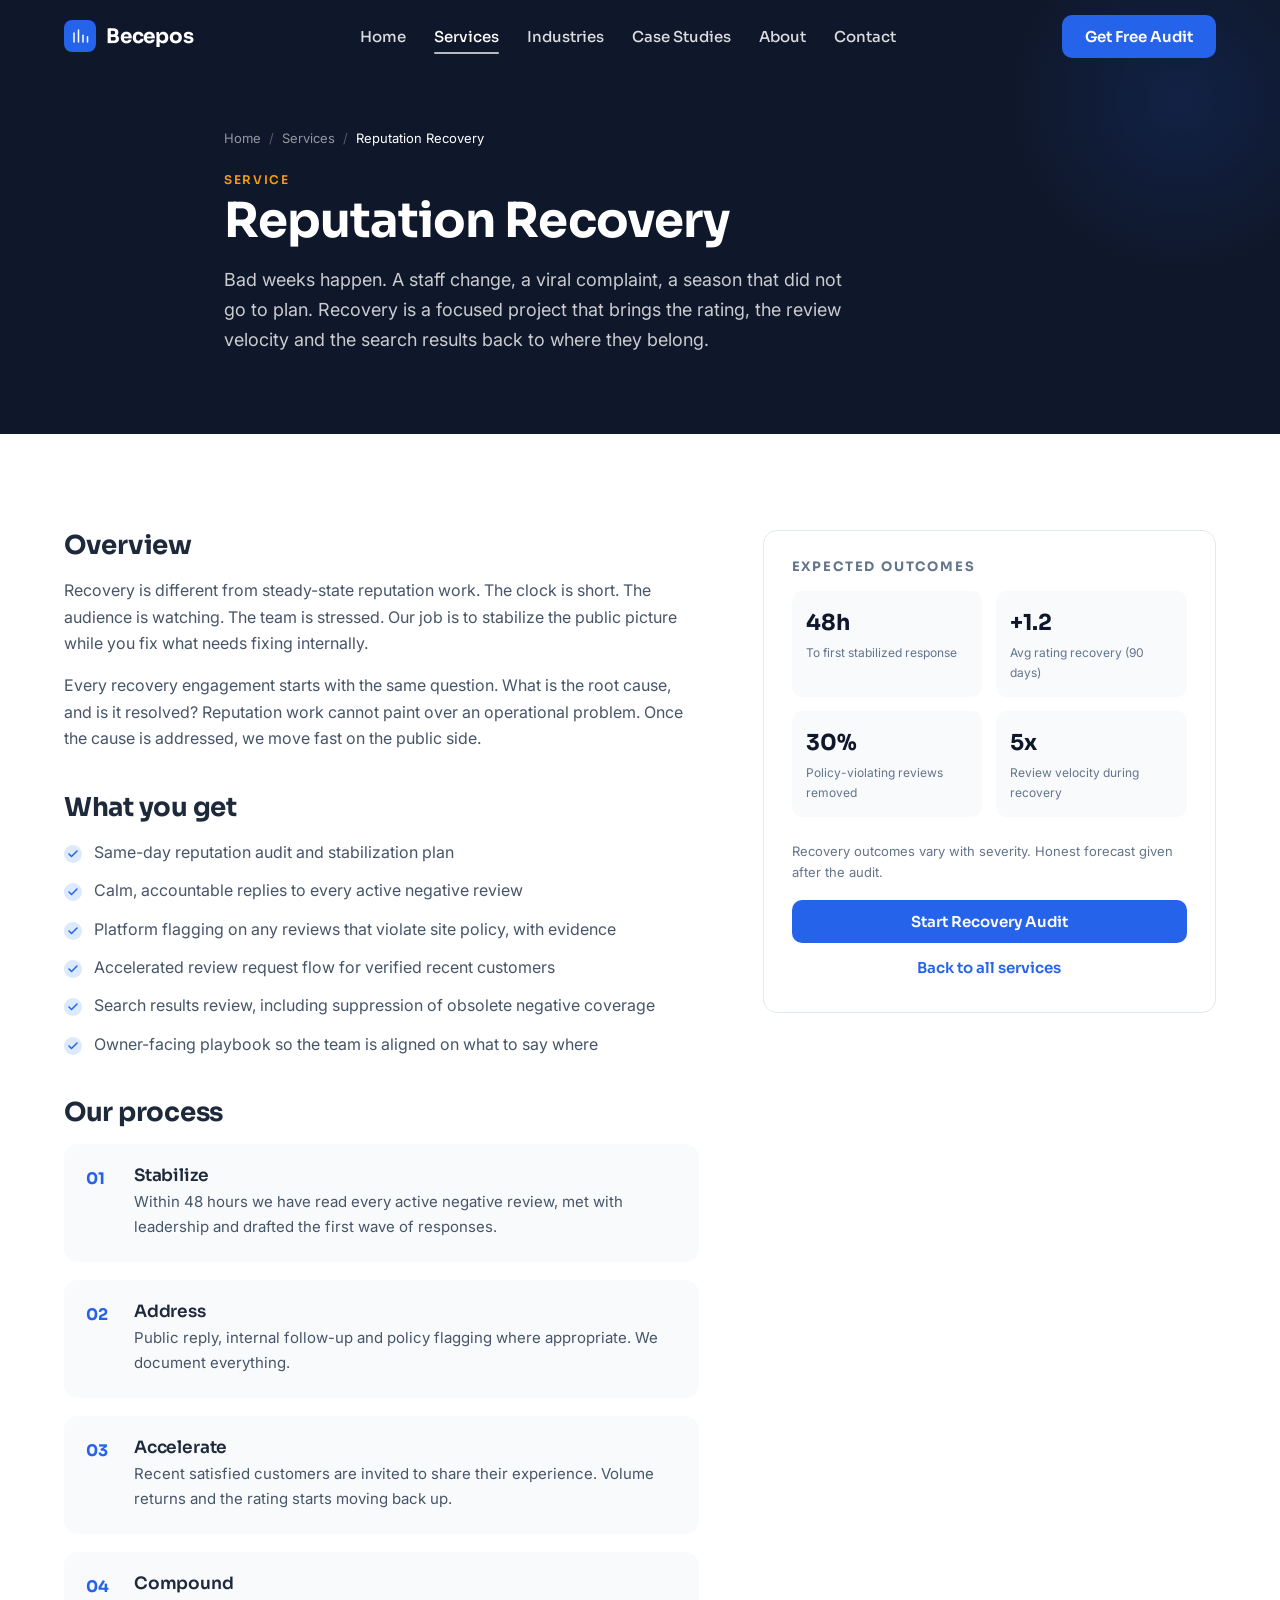
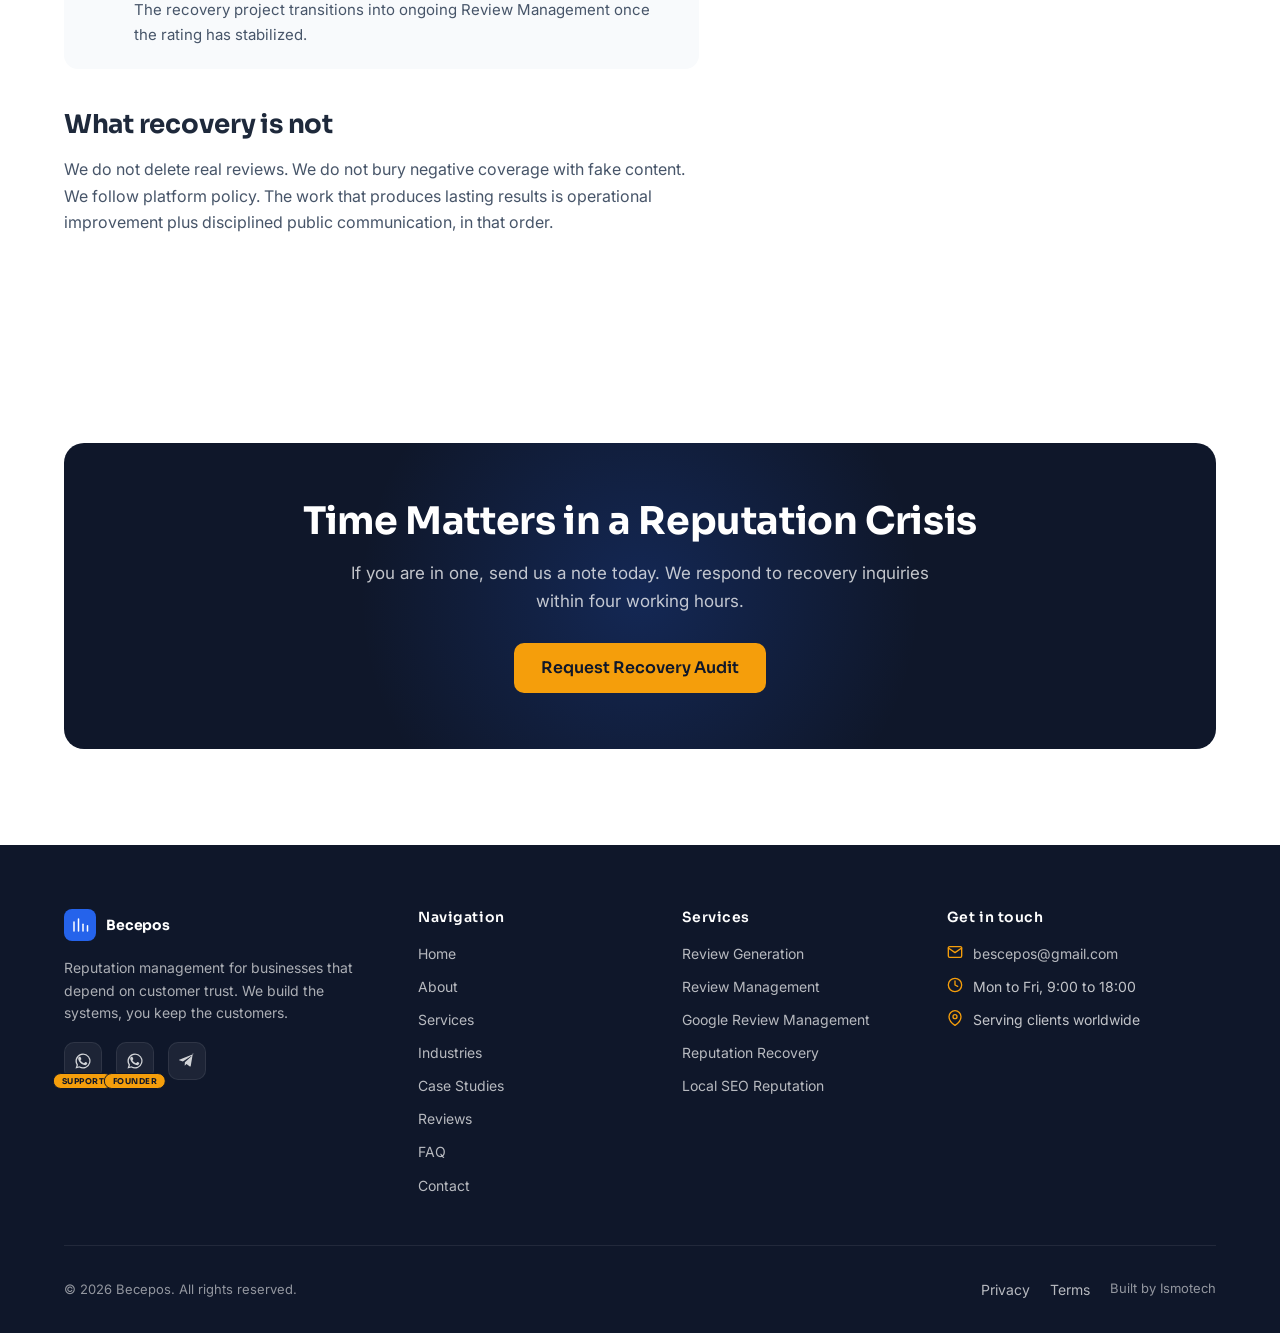
<file: services/reputation-recovery.html>
<!DOCTYPE html>
<html lang="en">
<head>
  <meta charset="UTF-8" />
  <meta name="viewport" content="width=device-width, initial-scale=1" />
  <title>Reputation Recovery | Becepos</title>
  <meta name="description" content="A focused recovery program for businesses dealing with a rating crisis, a negative news cycle or a search results problem. Rebuild rating, velocity and visibility." />
  <meta name="theme-color" content="#0F172A" />
  <link rel="canonical" href="https://becepos.com/services/reputation-recovery.html" />
  <link rel="icon" type="image/svg+xml" href="/assets/favicon.svg" />
  <meta property="og:type" content="website" />
  <meta property="og:title" content="Reputation Recovery | Becepos" />
  <meta property="og:description" content="Rebuild rating, velocity and visibility after a reputation crisis." />
  <meta property="og:url" content="https://becepos.com/services/reputation-recovery.html" />
  <link rel="preconnect" href="https://fonts.googleapis.com" />
  <link rel="preconnect" href="https://fonts.gstatic.com" crossorigin />
  <link href="https://fonts.googleapis.com/css2?family=Sora:wght@500;600;700&family=Inter:wght@400;500;600&display=swap" rel="stylesheet" />
  <link rel="stylesheet" href="/css/styles.css" />
</head>
<body>
  <a class="skip-link" href="#main">Skip to content</a>

  <header class="site-header">
    <div class="container">
      <nav class="nav" aria-label="Primary">
        <a class="nav-brand" href="/" aria-label="Becepos home"><span class="mark" aria-hidden="true"><svg viewBox="0 0 24 24" fill="none" stroke="currentColor" stroke-width="2" stroke-linecap="round" stroke-linejoin="round"><path d="M4 20V8"/><path d="M10 20V4"/><path d="M16 20v-9"/><path d="M22 20V13"/></svg></span>Becepos</a>
        <ul class="nav-menu">
          <li><a href="/">Home</a></li>
          <li><a href="/services.html">Services</a></li>
          <li><a href="/industries.html">Industries</a></li>
          <li><a href="/case-studies.html">Case Studies</a></li>
          <li><a href="/about.html">About</a></li>
          <li><a href="/contact.html">Contact</a></li>
        </ul>
        <a href="/contact.html#audit" class="btn btn-primary nav-cta">Get Free Audit</a>
        <button class="nav-toggle" type="button" aria-label="Open menu" aria-controls="mobile-drawer" aria-expanded="false">
          <svg viewBox="0 0 24 24" fill="none" stroke="currentColor" stroke-width="2" stroke-linecap="round" stroke-linejoin="round" aria-hidden="true"><line x1="3" y1="6" x2="21" y2="6"/><line x1="3" y1="12" x2="21" y2="12"/><line x1="3" y1="18" x2="21" y2="18"/></svg>
        </button>
      </nav>
    </div>
  </header>

  <div id="mobile-drawer" class="mobile-drawer" aria-hidden="true" role="dialog" aria-modal="true" aria-label="Site menu">
    <div class="mobile-drawer__head">
      <a class="nav-brand" href="/"><span class="mark" aria-hidden="true"><svg viewBox="0 0 24 24" fill="none" stroke="currentColor" stroke-width="2" stroke-linecap="round" stroke-linejoin="round"><path d="M4 20V8"/><path d="M10 20V4"/><path d="M16 20v-9"/><path d="M22 20V13"/></svg></span>Becepos</a>
      <button class="mobile-drawer__close" type="button" aria-label="Close menu"><svg viewBox="0 0 24 24" fill="none" stroke="currentColor" stroke-width="2" stroke-linecap="round" stroke-linejoin="round" aria-hidden="true"><line x1="18" y1="6" x2="6" y2="18"/><line x1="6" y1="6" x2="18" y2="18"/></svg></button>
    </div>
    <ul>
      <li><a href="/">Home</a></li>
      <li><a href="/services.html">Services</a></li>
      <li><a href="/industries.html">Industries</a></li>
      <li><a href="/case-studies.html">Case Studies</a></li>
      <li><a href="/about.html">About</a></li>
      <li><a href="/reviews.html">Reviews</a></li>
      <li><a href="/faq.html">FAQ</a></li>
      <li><a href="/contact.html">Contact</a></li>
    </ul>
    <a href="/contact.html#audit" class="btn btn-primary">Get Free Audit</a>
  </div>

  <main id="main">

    <section class="page-hero">
      <div class="container">
        <div class="breadcrumbs">
          <a href="/">Home</a><span class="sep">/</span><a href="/services.html">Services</a><span class="sep">/</span><span class="here">Reputation Recovery</span>
        </div>
        <span class="eyebrow">Service</span>
        <h1>Reputation Recovery</h1>
        <p>Bad weeks happen. A staff change, a viral complaint, a season that did not go to plan. Recovery is a focused project that brings the rating, the review velocity and the search results back to where they belong.</p>
      </div>
    </section>

    <section class="section">
      <div class="container">
        <div class="split">

          <div class="prose reveal">
            <h2>Overview</h2>
            <p>Recovery is different from steady-state reputation work. The clock is short. The audience is watching. The team is stressed. Our job is to stabilize the public picture while you fix what needs fixing internally.</p>
            <p>Every recovery engagement starts with the same question. What is the root cause, and is it resolved? Reputation work cannot paint over an operational problem. Once the cause is addressed, we move fast on the public side.</p>

            <h2>What you get</h2>
            <ul>
              <li>Same-day reputation audit and stabilization plan</li>
              <li>Calm, accountable replies to every active negative review</li>
              <li>Platform flagging on any reviews that violate site policy, with evidence</li>
              <li>Accelerated review request flow for verified recent customers</li>
              <li>Search results review, including suppression of obsolete negative coverage</li>
              <li>Owner-facing playbook so the team is aligned on what to say where</li>
            </ul>

            <h2>Our process</h2>
            <ol class="process-list">
              <li>
                <h4>Stabilize</h4>
                <p>Within 48 hours we have read every active negative review, met with leadership and drafted the first wave of responses.</p>
              </li>
              <li>
                <h4>Address</h4>
                <p>Public reply, internal follow-up and policy flagging where appropriate. We document everything.</p>
              </li>
              <li>
                <h4>Accelerate</h4>
                <p>Recent satisfied customers are invited to share their experience. Volume returns and the rating starts moving back up.</p>
              </li>
              <li>
                <h4>Compound</h4>
                <p>The recovery project transitions into ongoing Review Management once the rating has stabilized.</p>
              </li>
            </ol>

            <h2>What recovery is not</h2>
            <p>We do not delete real reviews. We do not bury negative coverage with fake content. We follow platform policy. The work that produces lasting results is operational improvement plus disciplined public communication, in that order.</p>
          </div>

          <aside class="aside-card reveal">
            <h4>Expected Outcomes</h4>
            <div class="outcome-grid">
              <div class="outcome">
                <div class="outcome__val">48h</div>
                <div class="outcome__lbl">To first stabilized response</div>
              </div>
              <div class="outcome">
                <div class="outcome__val">+1.2</div>
                <div class="outcome__lbl">Avg rating recovery (90 days)</div>
              </div>
              <div class="outcome">
                <div class="outcome__val">30%</div>
                <div class="outcome__lbl">Policy-violating reviews removed</div>
              </div>
              <div class="outcome">
                <div class="outcome__val">5x</div>
                <div class="outcome__lbl">Review velocity during recovery</div>
              </div>
            </div>
            <p style="color:var(--c-text-soft);font-size:13px;margin-bottom:16px;">Recovery outcomes vary with severity. Honest forecast given after the audit.</p>
            <a href="/contact.html#audit" class="btn btn-primary" style="width:100%;">Start Recovery Audit</a>
            <a href="/services.html" class="btn btn-ghost" style="width:100%;justify-content:center;margin-top:8px;">Back to all services</a>
          </aside>

        </div>
      </div>
    </section>

    <section class="section">
      <div class="container">
        <div class="cta-band reveal">
          <h2>Time Matters in a Reputation Crisis</h2>
          <p>If you are in one, send us a note today. We respond to recovery inquiries within four working hours.</p>
          <a class="btn btn-gold btn-lg" href="/contact.html#audit">Request Recovery Audit</a>
        </div>
      </div>
    </section>

  </main>

  <footer class="site-footer">
    <div class="container">
      <div class="footer-grid">
        <div class="footer-brand">
          <a class="nav-brand" href="/"><span class="mark" aria-hidden="true"><svg viewBox="0 0 24 24" fill="none" stroke="currentColor" stroke-width="2" stroke-linecap="round" stroke-linejoin="round"><path d="M4 20V8"/><path d="M10 20V4"/><path d="M16 20v-9"/><path d="M22 20V13"/></svg></span>Becepos</a>
          <p>Reputation management for businesses that depend on customer trust. We build the systems, you keep the customers.</p>
          <div class="footer-social"><a href="https://wa.me/447365580142" target="_blank" rel="noopener" aria-label="WhatsApp Support" class="has-flag"><svg viewBox="0 0 24 24" fill="currentColor" aria-hidden="true"><path d="M17.5 14.4c-.3-.2-1.8-.9-2.1-1-.3-.1-.5-.2-.7.2-.2.3-.8 1-1 1.2-.2.2-.4.2-.7.1-.3-.2-1.3-.5-2.5-1.6-.9-.8-1.5-1.8-1.7-2.1-.2-.3 0-.5.1-.6.1-.1.3-.4.5-.5.2-.2.2-.3.3-.5.1-.2.1-.4 0-.6-.1-.2-.7-1.7-1-2.3-.3-.6-.5-.5-.7-.5h-.6c-.2 0-.5.1-.8.4-.3.3-1 1-1 2.5s1.1 2.9 1.2 3.1c.2.2 2.1 3.3 5.1 4.6.7.3 1.3.5 1.7.6.7.2 1.3.2 1.8.1.6-.1 1.7-.7 2-1.4.3-.7.3-1.3.2-1.4-.1-.1-.3-.2-.6-.4zM12 2a10 10 0 0 0-8.5 15.2L2 22l4.9-1.4A10 10 0 1 0 12 2zm0 18.3c-1.5 0-2.9-.4-4.1-1.1l-.3-.2-3 .8.8-2.9-.2-.3a8.3 8.3 0 1 1 6.8 3.7z"/></svg><span class="flag">Support</span></a><a href="https://wa.me/2349060601693" target="_blank" rel="noopener" aria-label="WhatsApp Founder" class="has-flag"><svg viewBox="0 0 24 24" fill="currentColor" aria-hidden="true"><path d="M17.5 14.4c-.3-.2-1.8-.9-2.1-1-.3-.1-.5-.2-.7.2-.2.3-.8 1-1 1.2-.2.2-.4.2-.7.1-.3-.2-1.3-.5-2.5-1.6-.9-.8-1.5-1.8-1.7-2.1-.2-.3 0-.5.1-.6.1-.1.3-.4.5-.5.2-.2.2-.3.3-.5.1-.2.1-.4 0-.6-.1-.2-.7-1.7-1-2.3-.3-.6-.5-.5-.7-.5h-.6c-.2 0-.5.1-.8.4-.3.3-1 1-1 2.5s1.1 2.9 1.2 3.1c.2.2 2.1 3.3 5.1 4.6.7.3 1.3.5 1.7.6.7.2 1.3.2 1.8.1.6-.1 1.7-.7 2-1.4.3-.7.3-1.3.2-1.4-.1-.1-.3-.2-.6-.4zM12 2a10 10 0 0 0-8.5 15.2L2 22l4.9-1.4A10 10 0 1 0 12 2zm0 18.3c-1.5 0-2.9-.4-4.1-1.1l-.3-.2-3 .8.8-2.9-.2-.3a8.3 8.3 0 1 1 6.8 3.7z"/></svg><span class="flag">Founder</span></a><a href="https://t.me/Bescepos" target="_blank" rel="noopener" aria-label="Telegram"><svg viewBox="0 0 24 24" fill="currentColor" aria-hidden="true"><path d="M21.7 2.3 1.6 10.2c-.5.2-.6.6 0 .8l4.9 1.5L17 5.6c.5-.3.9 0 .6.4l-8.4 7.6-.3 4.4c.3 0 .5-.1.7-.3l1.7-1.7 4.5 3.3c.5.3 1 .1 1.1-.4l2.7-15.6c.2-.6-.4-1-1.1-.7Z"/></svg></a>
          </div>
        </div>
        <div>
          <h4>Navigation</h4>
          <ul>
            <li><a href="/">Home</a></li>
            <li><a href="/about.html">About</a></li>
            <li><a href="/services.html">Services</a></li>
            <li><a href="/industries.html">Industries</a></li>
            <li><a href="/case-studies.html">Case Studies</a></li>
            <li><a href="/reviews.html">Reviews</a></li>
            <li><a href="/faq.html">FAQ</a></li>
            <li><a href="/contact.html">Contact</a></li>
          </ul>
        </div>
        <div>
          <h4>Services</h4>
          <ul>
            <li><a href="/services/review-generation.html">Review Generation</a></li>
            <li><a href="/services/review-management.html">Review Management</a></li>
            <li><a href="/services/google-review-management.html">Google Review Management</a></li>
            <li><a href="/services/reputation-recovery.html">Reputation Recovery</a></li>
            <li><a href="/services/local-seo-reputation.html">Local SEO Reputation</a></li>
          </ul>
        </div>
        <div>
          <h4>Get in touch</h4>
          <div class="footer-contact">
            <div class="row"><svg viewBox="0 0 24 24" fill="none" stroke="currentColor" stroke-width="2" stroke-linecap="round" stroke-linejoin="round" aria-hidden="true"><path d="M4 4h16c1.1 0 2 .9 2 2v12c0 1.1-.9 2-2 2H4c-1.1 0-2-.9-2-2V6c0-1.1.9-2 2-2z"/><polyline points="22 6 12 13 2 6"/></svg><a href="mailto:bescepos@gmail.com">bescepos@gmail.com</a></div>
            <div class="row"><svg viewBox="0 0 24 24" fill="none" stroke="currentColor" stroke-width="2" stroke-linecap="round" stroke-linejoin="round" aria-hidden="true"><circle cx="12" cy="12" r="10"/><polyline points="12 6 12 12 16 14"/></svg><span>Mon to Fri, 9:00 to 18:00</span></div>
            <div class="row"><svg viewBox="0 0 24 24" fill="none" stroke="currentColor" stroke-width="2" stroke-linecap="round" stroke-linejoin="round" aria-hidden="true"><path d="M21 10c0 7-9 13-9 13s-9-6-9-13a9 9 0 0 1 18 0z"/><circle cx="12" cy="10" r="3"/></svg><span>Serving clients worldwide</span></div>
          </div>
        </div>
      </div>
      <div class="footer-bottom">
        <div>© <span data-year>2026</span> Becepos. All rights reserved.</div>
        <div class="footer-bottom__links">
          <a href="/privacy.html">Privacy</a>
          <a href="/terms.html">Terms</a>
          <span>Built by Ismotech</span>
        </div>
      </div>
    </div>
  </footer>

  <script src="/js/main.js"></script>
</body>
</html>
</file>
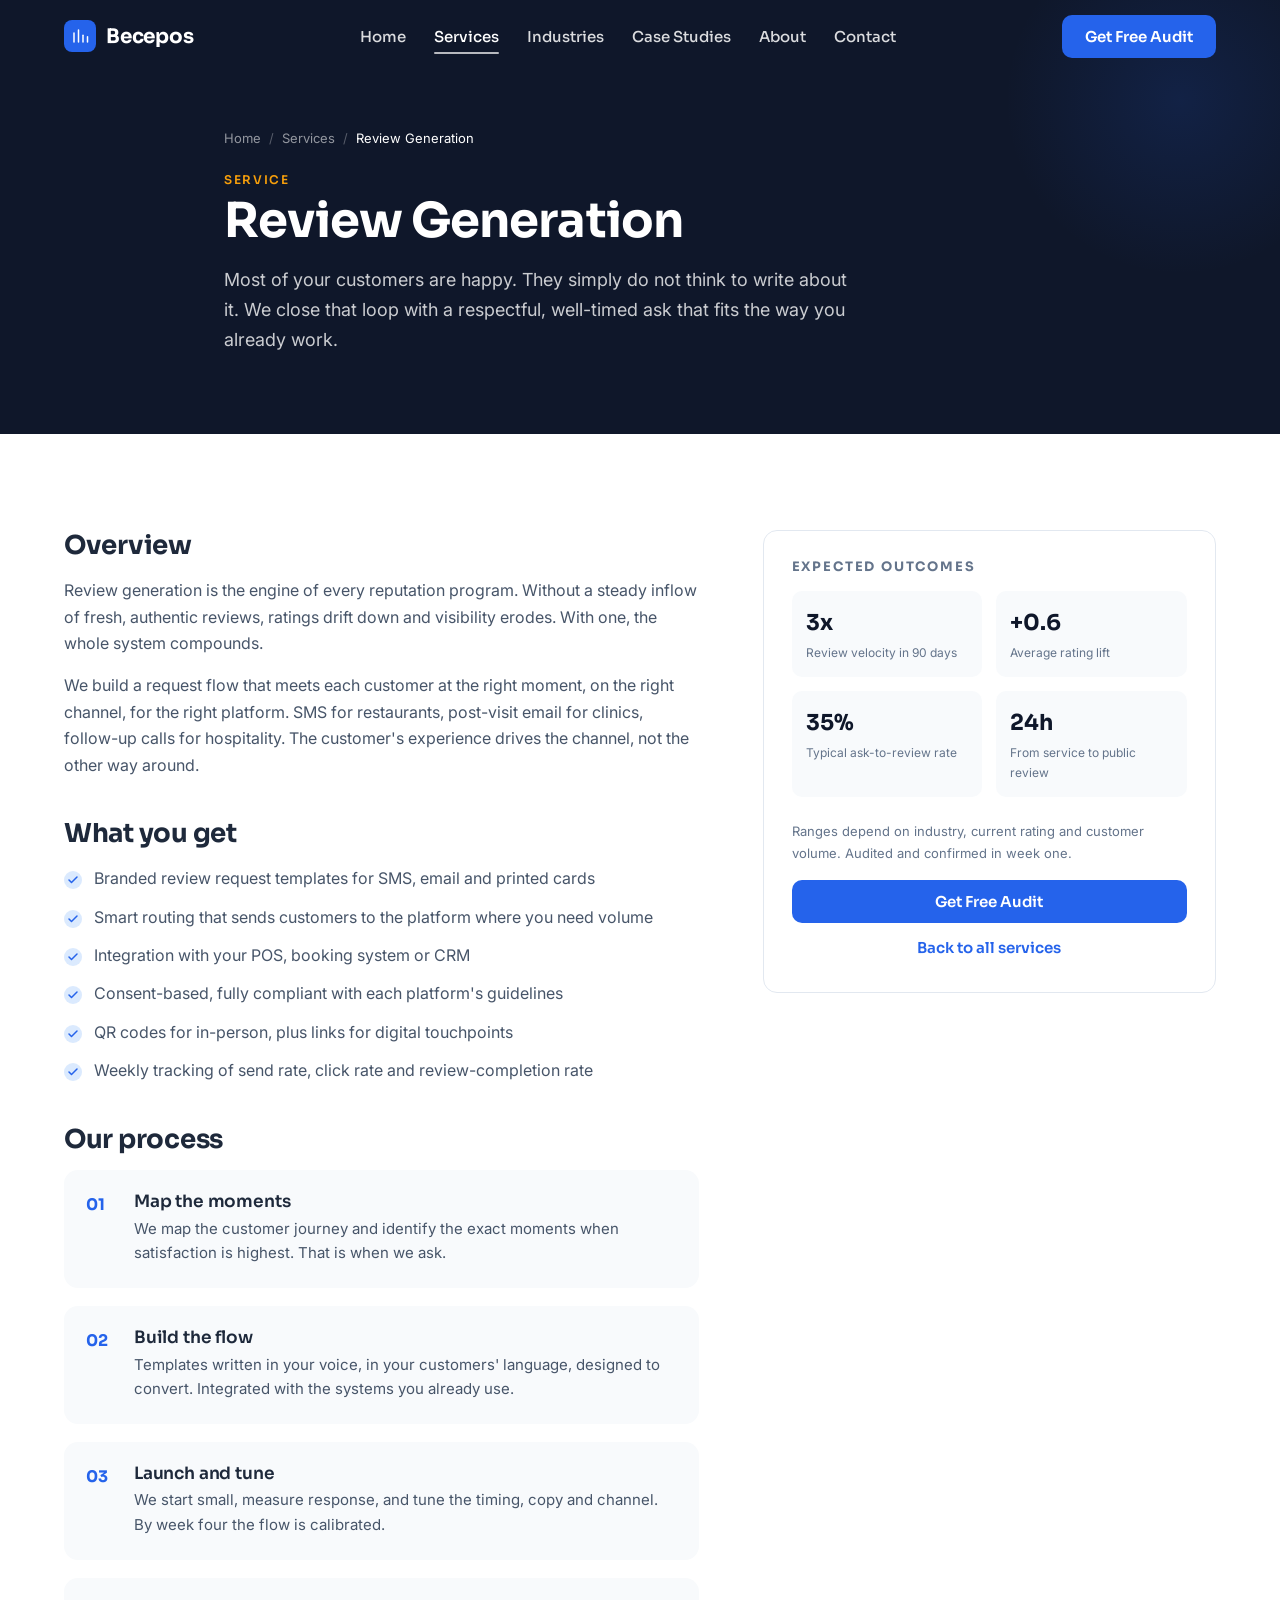
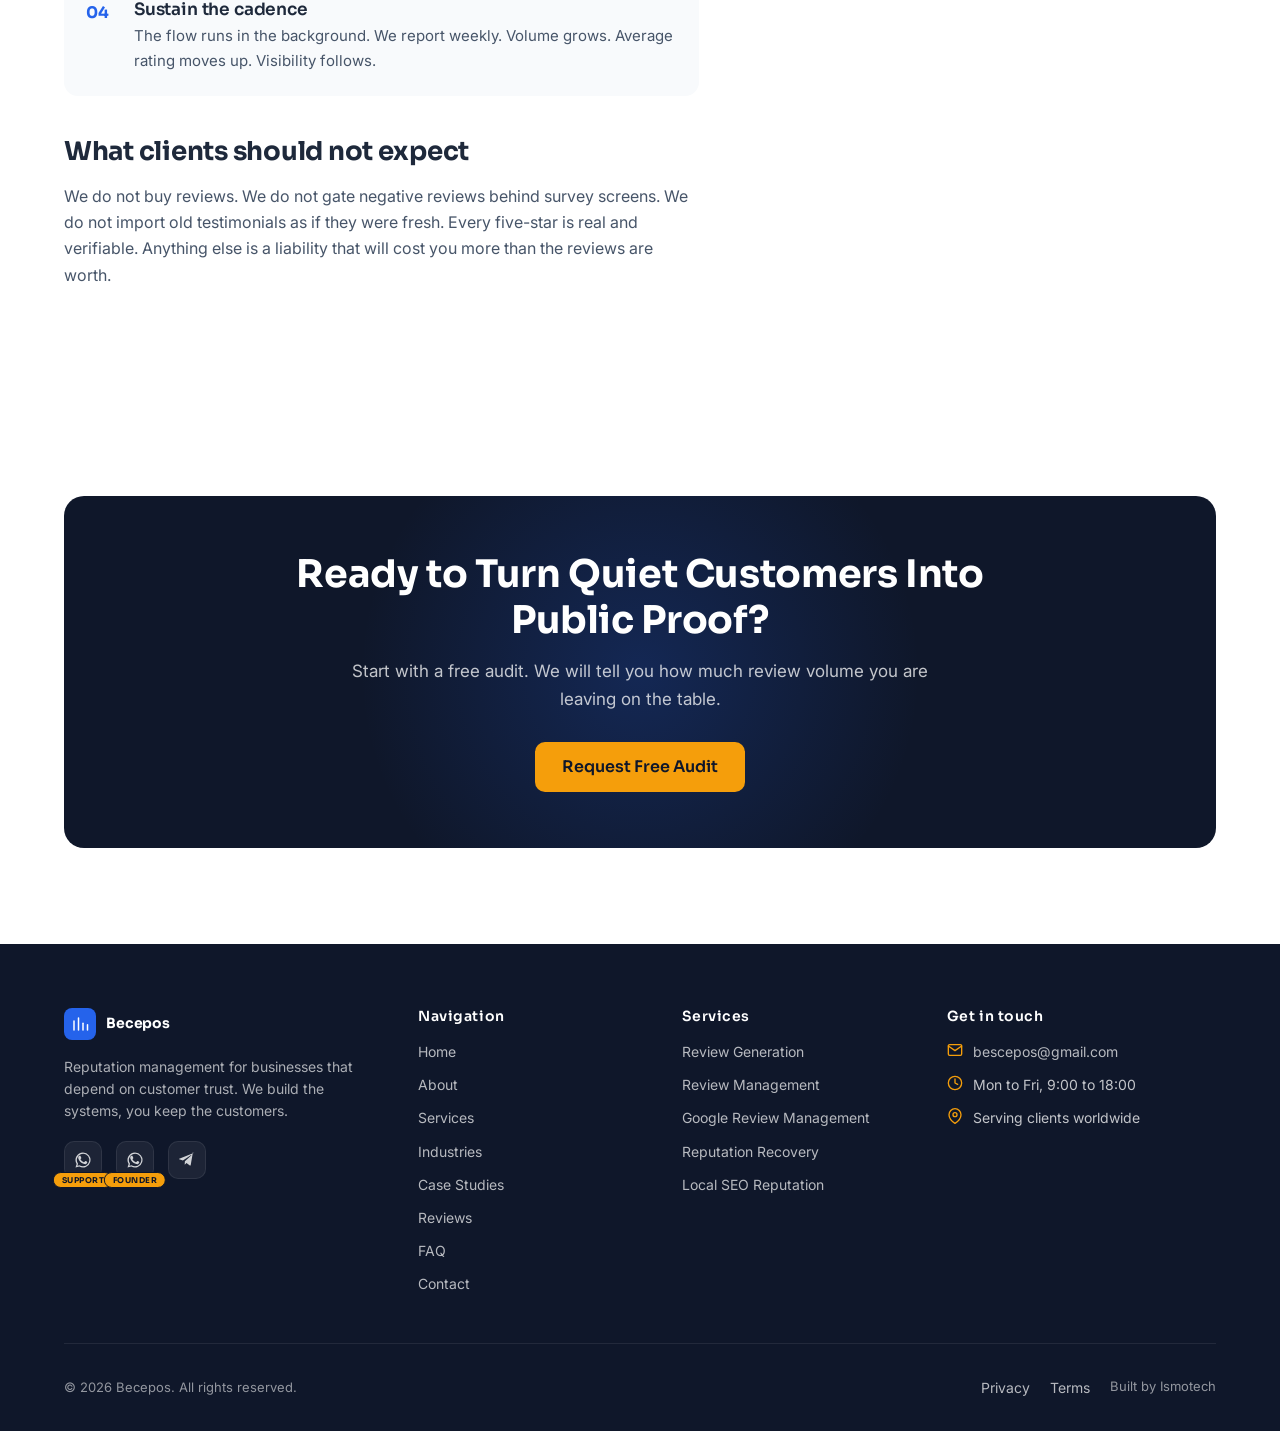
<file: services/review-generation.html>
<!DOCTYPE html>
<html lang="en">
<head>
  <meta charset="UTF-8" />
  <meta name="viewport" content="width=device-width, initial-scale=1" />
  <title>Review Generation | Becepos</title>
  <meta name="description" content="Consent-based review generation flows that turn satisfied customers into public proof. Tied to your POS, booking system or follow-up workflow." />
  <meta name="theme-color" content="#0F172A" />
  <link rel="canonical" href="https://becepos.com/services/review-generation.html" />
  <link rel="icon" type="image/svg+xml" href="/assets/favicon.svg" />
  <meta property="og:type" content="website" />
  <meta property="og:title" content="Review Generation | Becepos" />
  <meta property="og:description" content="Consent-based review generation flows that turn satisfied customers into public proof." />
  <meta property="og:url" content="https://becepos.com/services/review-generation.html" />
  <link rel="preconnect" href="https://fonts.googleapis.com" />
  <link rel="preconnect" href="https://fonts.gstatic.com" crossorigin />
  <link href="https://fonts.googleapis.com/css2?family=Sora:wght@500;600;700&family=Inter:wght@400;500;600&display=swap" rel="stylesheet" />
  <link rel="stylesheet" href="/css/styles.css" />
</head>
<body>
  <a class="skip-link" href="#main">Skip to content</a>

  <header class="site-header">
    <div class="container">
      <nav class="nav" aria-label="Primary">
        <a class="nav-brand" href="/" aria-label="Becepos home"><span class="mark" aria-hidden="true"><svg viewBox="0 0 24 24" fill="none" stroke="currentColor" stroke-width="2" stroke-linecap="round" stroke-linejoin="round"><path d="M4 20V8"/><path d="M10 20V4"/><path d="M16 20v-9"/><path d="M22 20V13"/></svg></span>Becepos</a>
        <ul class="nav-menu">
          <li><a href="/">Home</a></li>
          <li><a href="/services.html">Services</a></li>
          <li><a href="/industries.html">Industries</a></li>
          <li><a href="/case-studies.html">Case Studies</a></li>
          <li><a href="/about.html">About</a></li>
          <li><a href="/contact.html">Contact</a></li>
        </ul>
        <a href="/contact.html#audit" class="btn btn-primary nav-cta">Get Free Audit</a>
        <button class="nav-toggle" type="button" aria-label="Open menu" aria-controls="mobile-drawer" aria-expanded="false">
          <svg viewBox="0 0 24 24" fill="none" stroke="currentColor" stroke-width="2" stroke-linecap="round" stroke-linejoin="round" aria-hidden="true"><line x1="3" y1="6" x2="21" y2="6"/><line x1="3" y1="12" x2="21" y2="12"/><line x1="3" y1="18" x2="21" y2="18"/></svg>
        </button>
      </nav>
    </div>
  </header>

  <div id="mobile-drawer" class="mobile-drawer" aria-hidden="true" role="dialog" aria-modal="true" aria-label="Site menu">
    <div class="mobile-drawer__head">
      <a class="nav-brand" href="/"><span class="mark" aria-hidden="true"><svg viewBox="0 0 24 24" fill="none" stroke="currentColor" stroke-width="2" stroke-linecap="round" stroke-linejoin="round"><path d="M4 20V8"/><path d="M10 20V4"/><path d="M16 20v-9"/><path d="M22 20V13"/></svg></span>Becepos</a>
      <button class="mobile-drawer__close" type="button" aria-label="Close menu"><svg viewBox="0 0 24 24" fill="none" stroke="currentColor" stroke-width="2" stroke-linecap="round" stroke-linejoin="round" aria-hidden="true"><line x1="18" y1="6" x2="6" y2="18"/><line x1="6" y1="6" x2="18" y2="18"/></svg></button>
    </div>
    <ul>
      <li><a href="/">Home</a></li>
      <li><a href="/services.html">Services</a></li>
      <li><a href="/industries.html">Industries</a></li>
      <li><a href="/case-studies.html">Case Studies</a></li>
      <li><a href="/about.html">About</a></li>
      <li><a href="/reviews.html">Reviews</a></li>
      <li><a href="/faq.html">FAQ</a></li>
      <li><a href="/contact.html">Contact</a></li>
    </ul>
    <a href="/contact.html#audit" class="btn btn-primary">Get Free Audit</a>
  </div>

  <main id="main">

    <section class="page-hero">
      <div class="container">
        <div class="breadcrumbs">
          <a href="/">Home</a><span class="sep">/</span><a href="/services.html">Services</a><span class="sep">/</span><span class="here">Review Generation</span>
        </div>
        <span class="eyebrow">Service</span>
        <h1>Review Generation</h1>
        <p>Most of your customers are happy. They simply do not think to write about it. We close that loop with a respectful, well-timed ask that fits the way you already work.</p>
      </div>
    </section>

    <section class="section">
      <div class="container">
        <div class="split">

          <div class="prose reveal">
            <h2>Overview</h2>
            <p>Review generation is the engine of every reputation program. Without a steady inflow of fresh, authentic reviews, ratings drift down and visibility erodes. With one, the whole system compounds.</p>
            <p>We build a request flow that meets each customer at the right moment, on the right channel, for the right platform. SMS for restaurants, post-visit email for clinics, follow-up calls for hospitality. The customer's experience drives the channel, not the other way around.</p>

            <h2>What you get</h2>
            <ul>
              <li>Branded review request templates for SMS, email and printed cards</li>
              <li>Smart routing that sends customers to the platform where you need volume</li>
              <li>Integration with your POS, booking system or CRM</li>
              <li>Consent-based, fully compliant with each platform's guidelines</li>
              <li>QR codes for in-person, plus links for digital touchpoints</li>
              <li>Weekly tracking of send rate, click rate and review-completion rate</li>
            </ul>

            <h2>Our process</h2>
            <ol class="process-list">
              <li>
                <h4>Map the moments</h4>
                <p>We map the customer journey and identify the exact moments when satisfaction is highest. That is when we ask.</p>
              </li>
              <li>
                <h4>Build the flow</h4>
                <p>Templates written in your voice, in your customers' language, designed to convert. Integrated with the systems you already use.</p>
              </li>
              <li>
                <h4>Launch and tune</h4>
                <p>We start small, measure response, and tune the timing, copy and channel. By week four the flow is calibrated.</p>
              </li>
              <li>
                <h4>Sustain the cadence</h4>
                <p>The flow runs in the background. We report weekly. Volume grows. Average rating moves up. Visibility follows.</p>
              </li>
            </ol>

            <h2>What clients should not expect</h2>
            <p>We do not buy reviews. We do not gate negative reviews behind survey screens. We do not import old testimonials as if they were fresh. Every five-star is real and verifiable. Anything else is a liability that will cost you more than the reviews are worth.</p>
          </div>

          <aside class="aside-card reveal">
            <h4>Expected Outcomes</h4>
            <div class="outcome-grid">
              <div class="outcome">
                <div class="outcome__val">3x</div>
                <div class="outcome__lbl">Review velocity in 90 days</div>
              </div>
              <div class="outcome">
                <div class="outcome__val">+0.6</div>
                <div class="outcome__lbl">Average rating lift</div>
              </div>
              <div class="outcome">
                <div class="outcome__val">35%</div>
                <div class="outcome__lbl">Typical ask-to-review rate</div>
              </div>
              <div class="outcome">
                <div class="outcome__val">24h</div>
                <div class="outcome__lbl">From service to public review</div>
              </div>
            </div>
            <p style="color:var(--c-text-soft);font-size:13px;margin-bottom:16px;">Ranges depend on industry, current rating and customer volume. Audited and confirmed in week one.</p>
            <a href="/contact.html#audit" class="btn btn-primary" style="width:100%;">Get Free Audit</a>
            <a href="/services.html" class="btn btn-ghost" style="width:100%;justify-content:center;margin-top:8px;">Back to all services</a>
          </aside>

        </div>
      </div>
    </section>

    <section class="section">
      <div class="container">
        <div class="cta-band reveal">
          <h2>Ready to Turn Quiet Customers Into Public Proof?</h2>
          <p>Start with a free audit. We will tell you how much review volume you are leaving on the table.</p>
          <a class="btn btn-gold btn-lg" href="/contact.html#audit">Request Free Audit</a>
        </div>
      </div>
    </section>

  </main>

  <footer class="site-footer">
    <div class="container">
      <div class="footer-grid">
        <div class="footer-brand">
          <a class="nav-brand" href="/"><span class="mark" aria-hidden="true"><svg viewBox="0 0 24 24" fill="none" stroke="currentColor" stroke-width="2" stroke-linecap="round" stroke-linejoin="round"><path d="M4 20V8"/><path d="M10 20V4"/><path d="M16 20v-9"/><path d="M22 20V13"/></svg></span>Becepos</a>
          <p>Reputation management for businesses that depend on customer trust. We build the systems, you keep the customers.</p>
          <div class="footer-social"><a href="https://wa.me/447365580142" target="_blank" rel="noopener" aria-label="WhatsApp Support" class="has-flag"><svg viewBox="0 0 24 24" fill="currentColor" aria-hidden="true"><path d="M17.5 14.4c-.3-.2-1.8-.9-2.1-1-.3-.1-.5-.2-.7.2-.2.3-.8 1-1 1.2-.2.2-.4.2-.7.1-.3-.2-1.3-.5-2.5-1.6-.9-.8-1.5-1.8-1.7-2.1-.2-.3 0-.5.1-.6.1-.1.3-.4.5-.5.2-.2.2-.3.3-.5.1-.2.1-.4 0-.6-.1-.2-.7-1.7-1-2.3-.3-.6-.5-.5-.7-.5h-.6c-.2 0-.5.1-.8.4-.3.3-1 1-1 2.5s1.1 2.9 1.2 3.1c.2.2 2.1 3.3 5.1 4.6.7.3 1.3.5 1.7.6.7.2 1.3.2 1.8.1.6-.1 1.7-.7 2-1.4.3-.7.3-1.3.2-1.4-.1-.1-.3-.2-.6-.4zM12 2a10 10 0 0 0-8.5 15.2L2 22l4.9-1.4A10 10 0 1 0 12 2zm0 18.3c-1.5 0-2.9-.4-4.1-1.1l-.3-.2-3 .8.8-2.9-.2-.3a8.3 8.3 0 1 1 6.8 3.7z"/></svg><span class="flag">Support</span></a><a href="https://wa.me/2349060601693" target="_blank" rel="noopener" aria-label="WhatsApp Founder" class="has-flag"><svg viewBox="0 0 24 24" fill="currentColor" aria-hidden="true"><path d="M17.5 14.4c-.3-.2-1.8-.9-2.1-1-.3-.1-.5-.2-.7.2-.2.3-.8 1-1 1.2-.2.2-.4.2-.7.1-.3-.2-1.3-.5-2.5-1.6-.9-.8-1.5-1.8-1.7-2.1-.2-.3 0-.5.1-.6.1-.1.3-.4.5-.5.2-.2.2-.3.3-.5.1-.2.1-.4 0-.6-.1-.2-.7-1.7-1-2.3-.3-.6-.5-.5-.7-.5h-.6c-.2 0-.5.1-.8.4-.3.3-1 1-1 2.5s1.1 2.9 1.2 3.1c.2.2 2.1 3.3 5.1 4.6.7.3 1.3.5 1.7.6.7.2 1.3.2 1.8.1.6-.1 1.7-.7 2-1.4.3-.7.3-1.3.2-1.4-.1-.1-.3-.2-.6-.4zM12 2a10 10 0 0 0-8.5 15.2L2 22l4.9-1.4A10 10 0 1 0 12 2zm0 18.3c-1.5 0-2.9-.4-4.1-1.1l-.3-.2-3 .8.8-2.9-.2-.3a8.3 8.3 0 1 1 6.8 3.7z"/></svg><span class="flag">Founder</span></a><a href="https://t.me/Bescepos" target="_blank" rel="noopener" aria-label="Telegram"><svg viewBox="0 0 24 24" fill="currentColor" aria-hidden="true"><path d="M21.7 2.3 1.6 10.2c-.5.2-.6.6 0 .8l4.9 1.5L17 5.6c.5-.3.9 0 .6.4l-8.4 7.6-.3 4.4c.3 0 .5-.1.7-.3l1.7-1.7 4.5 3.3c.5.3 1 .1 1.1-.4l2.7-15.6c.2-.6-.4-1-1.1-.7Z"/></svg></a>
          </div>
        </div>
        <div>
          <h4>Navigation</h4>
          <ul>
            <li><a href="/">Home</a></li>
            <li><a href="/about.html">About</a></li>
            <li><a href="/services.html">Services</a></li>
            <li><a href="/industries.html">Industries</a></li>
            <li><a href="/case-studies.html">Case Studies</a></li>
            <li><a href="/reviews.html">Reviews</a></li>
            <li><a href="/faq.html">FAQ</a></li>
            <li><a href="/contact.html">Contact</a></li>
          </ul>
        </div>
        <div>
          <h4>Services</h4>
          <ul>
            <li><a href="/services/review-generation.html">Review Generation</a></li>
            <li><a href="/services/review-management.html">Review Management</a></li>
            <li><a href="/services/google-review-management.html">Google Review Management</a></li>
            <li><a href="/services/reputation-recovery.html">Reputation Recovery</a></li>
            <li><a href="/services/local-seo-reputation.html">Local SEO Reputation</a></li>
          </ul>
        </div>
        <div>
          <h4>Get in touch</h4>
          <div class="footer-contact">
            <div class="row"><svg viewBox="0 0 24 24" fill="none" stroke="currentColor" stroke-width="2" stroke-linecap="round" stroke-linejoin="round" aria-hidden="true"><path d="M4 4h16c1.1 0 2 .9 2 2v12c0 1.1-.9 2-2 2H4c-1.1 0-2-.9-2-2V6c0-1.1.9-2 2-2z"/><polyline points="22 6 12 13 2 6"/></svg><a href="mailto:bescepos@gmail.com">bescepos@gmail.com</a></div>
            <div class="row"><svg viewBox="0 0 24 24" fill="none" stroke="currentColor" stroke-width="2" stroke-linecap="round" stroke-linejoin="round" aria-hidden="true"><circle cx="12" cy="12" r="10"/><polyline points="12 6 12 12 16 14"/></svg><span>Mon to Fri, 9:00 to 18:00</span></div>
            <div class="row"><svg viewBox="0 0 24 24" fill="none" stroke="currentColor" stroke-width="2" stroke-linecap="round" stroke-linejoin="round" aria-hidden="true"><path d="M21 10c0 7-9 13-9 13s-9-6-9-13a9 9 0 0 1 18 0z"/><circle cx="12" cy="10" r="3"/></svg><span>Serving clients worldwide</span></div>
          </div>
        </div>
      </div>
      <div class="footer-bottom">
        <div>© <span data-year>2026</span> Becepos. All rights reserved.</div>
        <div class="footer-bottom__links">
          <a href="/privacy.html">Privacy</a>
          <a href="/terms.html">Terms</a>
          <span>Built by Ismotech</span>
        </div>
      </div>
    </div>
  </footer>

  <script src="/js/main.js"></script>
</body>
</html>
</file>
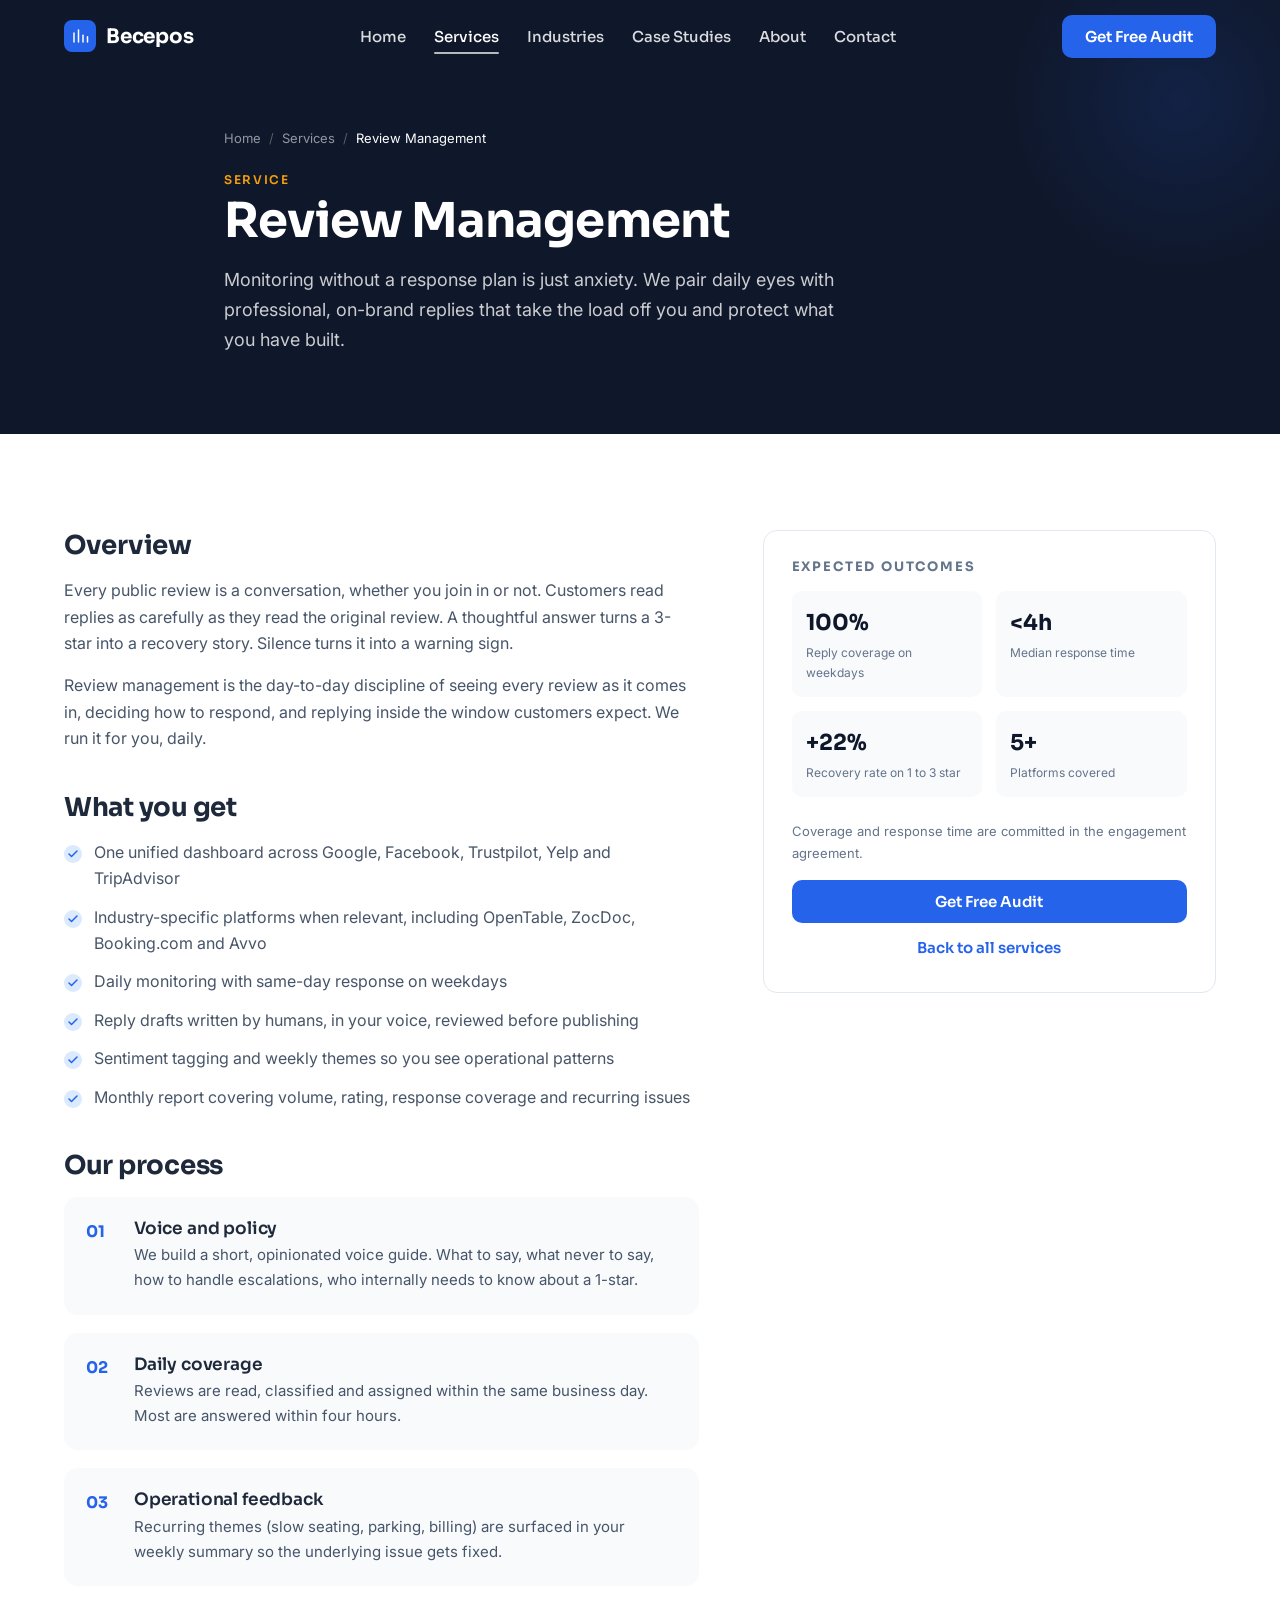
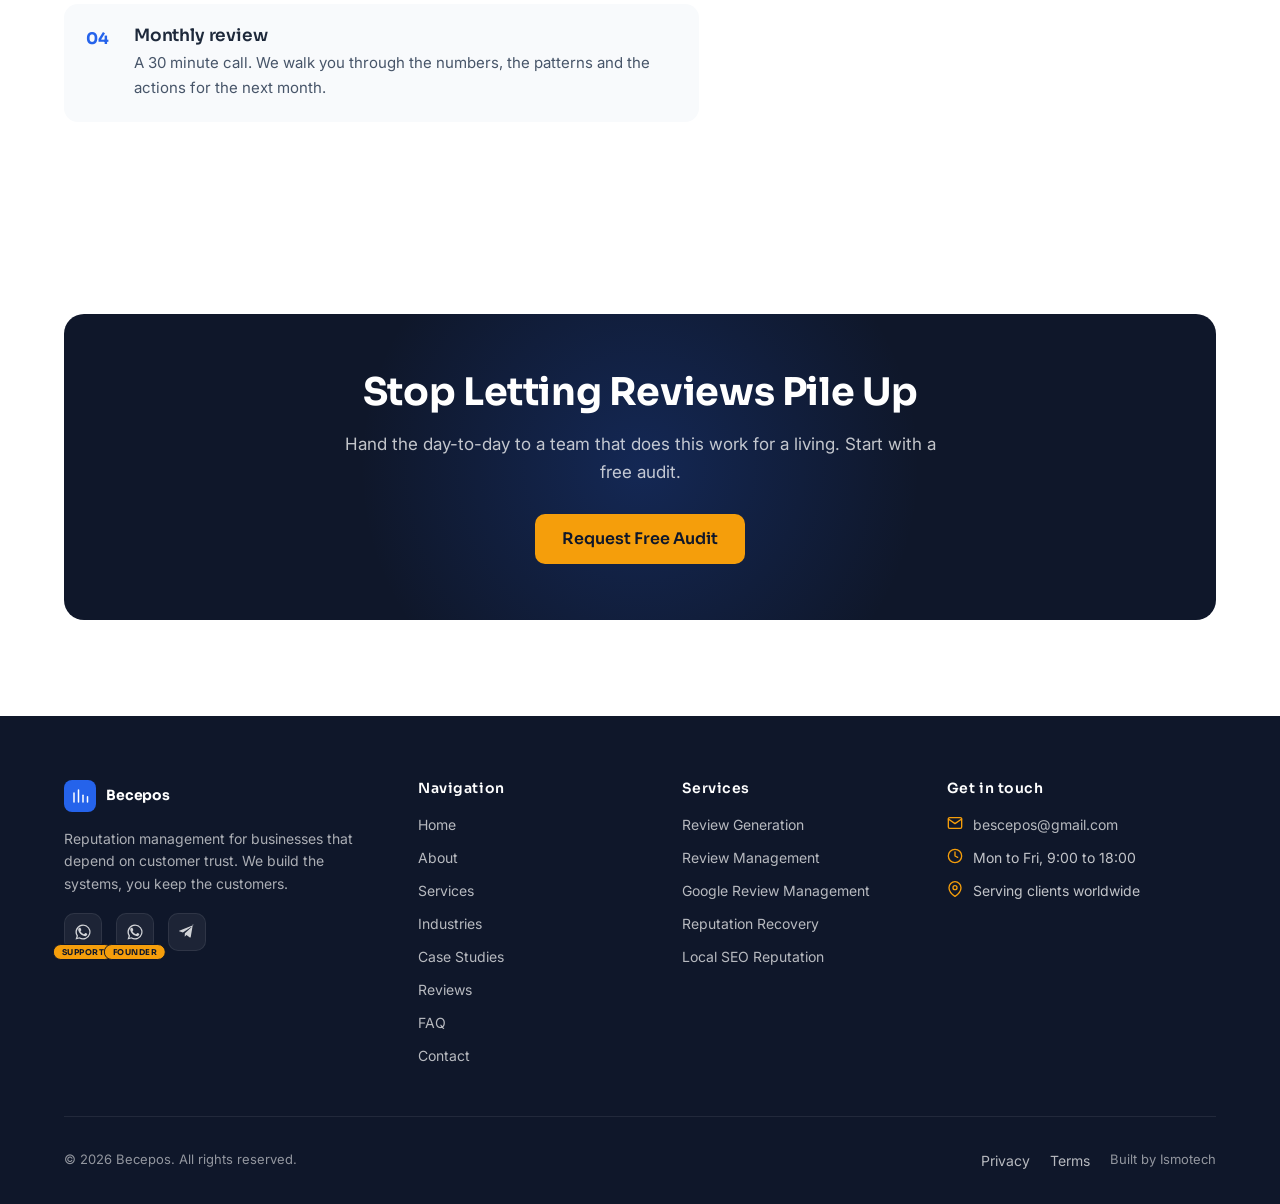
<file: services/review-management.html>
<!DOCTYPE html>
<html lang="en">
<head>
  <meta charset="UTF-8" />
  <meta name="viewport" content="width=device-width, initial-scale=1" />
  <title>Review Management | Becepos</title>
  <meta name="description" content="Daily monitoring and professional responses across every platform that matters. One dashboard, every review, in your voice." />
  <meta name="theme-color" content="#0F172A" />
  <link rel="canonical" href="https://becepos.com/services/review-management.html" />
  <link rel="icon" type="image/svg+xml" href="/assets/favicon.svg" />
  <meta property="og:type" content="website" />
  <meta property="og:title" content="Review Management | Becepos" />
  <meta property="og:description" content="Daily monitoring and professional responses across every platform that matters." />
  <meta property="og:url" content="https://becepos.com/services/review-management.html" />
  <link rel="preconnect" href="https://fonts.googleapis.com" />
  <link rel="preconnect" href="https://fonts.gstatic.com" crossorigin />
  <link href="https://fonts.googleapis.com/css2?family=Sora:wght@500;600;700&family=Inter:wght@400;500;600&display=swap" rel="stylesheet" />
  <link rel="stylesheet" href="/css/styles.css" />
</head>
<body>
  <a class="skip-link" href="#main">Skip to content</a>

  <header class="site-header">
    <div class="container">
      <nav class="nav" aria-label="Primary">
        <a class="nav-brand" href="/" aria-label="Becepos home"><span class="mark" aria-hidden="true"><svg viewBox="0 0 24 24" fill="none" stroke="currentColor" stroke-width="2" stroke-linecap="round" stroke-linejoin="round"><path d="M4 20V8"/><path d="M10 20V4"/><path d="M16 20v-9"/><path d="M22 20V13"/></svg></span>Becepos</a>
        <ul class="nav-menu">
          <li><a href="/">Home</a></li>
          <li><a href="/services.html">Services</a></li>
          <li><a href="/industries.html">Industries</a></li>
          <li><a href="/case-studies.html">Case Studies</a></li>
          <li><a href="/about.html">About</a></li>
          <li><a href="/contact.html">Contact</a></li>
        </ul>
        <a href="/contact.html#audit" class="btn btn-primary nav-cta">Get Free Audit</a>
        <button class="nav-toggle" type="button" aria-label="Open menu" aria-controls="mobile-drawer" aria-expanded="false">
          <svg viewBox="0 0 24 24" fill="none" stroke="currentColor" stroke-width="2" stroke-linecap="round" stroke-linejoin="round" aria-hidden="true"><line x1="3" y1="6" x2="21" y2="6"/><line x1="3" y1="12" x2="21" y2="12"/><line x1="3" y1="18" x2="21" y2="18"/></svg>
        </button>
      </nav>
    </div>
  </header>

  <div id="mobile-drawer" class="mobile-drawer" aria-hidden="true" role="dialog" aria-modal="true" aria-label="Site menu">
    <div class="mobile-drawer__head">
      <a class="nav-brand" href="/"><span class="mark" aria-hidden="true"><svg viewBox="0 0 24 24" fill="none" stroke="currentColor" stroke-width="2" stroke-linecap="round" stroke-linejoin="round"><path d="M4 20V8"/><path d="M10 20V4"/><path d="M16 20v-9"/><path d="M22 20V13"/></svg></span>Becepos</a>
      <button class="mobile-drawer__close" type="button" aria-label="Close menu"><svg viewBox="0 0 24 24" fill="none" stroke="currentColor" stroke-width="2" stroke-linecap="round" stroke-linejoin="round" aria-hidden="true"><line x1="18" y1="6" x2="6" y2="18"/><line x1="6" y1="6" x2="18" y2="18"/></svg></button>
    </div>
    <ul>
      <li><a href="/">Home</a></li>
      <li><a href="/services.html">Services</a></li>
      <li><a href="/industries.html">Industries</a></li>
      <li><a href="/case-studies.html">Case Studies</a></li>
      <li><a href="/about.html">About</a></li>
      <li><a href="/reviews.html">Reviews</a></li>
      <li><a href="/faq.html">FAQ</a></li>
      <li><a href="/contact.html">Contact</a></li>
    </ul>
    <a href="/contact.html#audit" class="btn btn-primary">Get Free Audit</a>
  </div>

  <main id="main">

    <section class="page-hero">
      <div class="container">
        <div class="breadcrumbs">
          <a href="/">Home</a><span class="sep">/</span><a href="/services.html">Services</a><span class="sep">/</span><span class="here">Review Management</span>
        </div>
        <span class="eyebrow">Service</span>
        <h1>Review Management</h1>
        <p>Monitoring without a response plan is just anxiety. We pair daily eyes with professional, on-brand replies that take the load off you and protect what you have built.</p>
      </div>
    </section>

    <section class="section">
      <div class="container">
        <div class="split">

          <div class="prose reveal">
            <h2>Overview</h2>
            <p>Every public review is a conversation, whether you join in or not. Customers read replies as carefully as they read the original review. A thoughtful answer turns a 3-star into a recovery story. Silence turns it into a warning sign.</p>
            <p>Review management is the day-to-day discipline of seeing every review as it comes in, deciding how to respond, and replying inside the window customers expect. We run it for you, daily.</p>

            <h2>What you get</h2>
            <ul>
              <li>One unified dashboard across Google, Facebook, Trustpilot, Yelp and TripAdvisor</li>
              <li>Industry-specific platforms when relevant, including OpenTable, ZocDoc, Booking.com and Avvo</li>
              <li>Daily monitoring with same-day response on weekdays</li>
              <li>Reply drafts written by humans, in your voice, reviewed before publishing</li>
              <li>Sentiment tagging and weekly themes so you see operational patterns</li>
              <li>Monthly report covering volume, rating, response coverage and recurring issues</li>
            </ul>

            <h2>Our process</h2>
            <ol class="process-list">
              <li>
                <h4>Voice and policy</h4>
                <p>We build a short, opinionated voice guide. What to say, what never to say, how to handle escalations, who internally needs to know about a 1-star.</p>
              </li>
              <li>
                <h4>Daily coverage</h4>
                <p>Reviews are read, classified and assigned within the same business day. Most are answered within four hours.</p>
              </li>
              <li>
                <h4>Operational feedback</h4>
                <p>Recurring themes (slow seating, parking, billing) are surfaced in your weekly summary so the underlying issue gets fixed.</p>
              </li>
              <li>
                <h4>Monthly review</h4>
                <p>A 30 minute call. We walk you through the numbers, the patterns and the actions for the next month.</p>
              </li>
            </ol>
          </div>

          <aside class="aside-card reveal">
            <h4>Expected Outcomes</h4>
            <div class="outcome-grid">
              <div class="outcome">
                <div class="outcome__val">100%</div>
                <div class="outcome__lbl">Reply coverage on weekdays</div>
              </div>
              <div class="outcome">
                <div class="outcome__val">&lt;4h</div>
                <div class="outcome__lbl">Median response time</div>
              </div>
              <div class="outcome">
                <div class="outcome__val">+22%</div>
                <div class="outcome__lbl">Recovery rate on 1 to 3 star</div>
              </div>
              <div class="outcome">
                <div class="outcome__val">5+</div>
                <div class="outcome__lbl">Platforms covered</div>
              </div>
            </div>
            <p style="color:var(--c-text-soft);font-size:13px;margin-bottom:16px;">Coverage and response time are committed in the engagement agreement.</p>
            <a href="/contact.html#audit" class="btn btn-primary" style="width:100%;">Get Free Audit</a>
            <a href="/services.html" class="btn btn-ghost" style="width:100%;justify-content:center;margin-top:8px;">Back to all services</a>
          </aside>

        </div>
      </div>
    </section>

    <section class="section">
      <div class="container">
        <div class="cta-band reveal">
          <h2>Stop Letting Reviews Pile Up</h2>
          <p>Hand the day-to-day to a team that does this work for a living. Start with a free audit.</p>
          <a class="btn btn-gold btn-lg" href="/contact.html#audit">Request Free Audit</a>
        </div>
      </div>
    </section>

  </main>

  <footer class="site-footer">
    <div class="container">
      <div class="footer-grid">
        <div class="footer-brand">
          <a class="nav-brand" href="/"><span class="mark" aria-hidden="true"><svg viewBox="0 0 24 24" fill="none" stroke="currentColor" stroke-width="2" stroke-linecap="round" stroke-linejoin="round"><path d="M4 20V8"/><path d="M10 20V4"/><path d="M16 20v-9"/><path d="M22 20V13"/></svg></span>Becepos</a>
          <p>Reputation management for businesses that depend on customer trust. We build the systems, you keep the customers.</p>
          <div class="footer-social"><a href="https://wa.me/447365580142" target="_blank" rel="noopener" aria-label="WhatsApp Support" class="has-flag"><svg viewBox="0 0 24 24" fill="currentColor" aria-hidden="true"><path d="M17.5 14.4c-.3-.2-1.8-.9-2.1-1-.3-.1-.5-.2-.7.2-.2.3-.8 1-1 1.2-.2.2-.4.2-.7.1-.3-.2-1.3-.5-2.5-1.6-.9-.8-1.5-1.8-1.7-2.1-.2-.3 0-.5.1-.6.1-.1.3-.4.5-.5.2-.2.2-.3.3-.5.1-.2.1-.4 0-.6-.1-.2-.7-1.7-1-2.3-.3-.6-.5-.5-.7-.5h-.6c-.2 0-.5.1-.8.4-.3.3-1 1-1 2.5s1.1 2.9 1.2 3.1c.2.2 2.1 3.3 5.1 4.6.7.3 1.3.5 1.7.6.7.2 1.3.2 1.8.1.6-.1 1.7-.7 2-1.4.3-.7.3-1.3.2-1.4-.1-.1-.3-.2-.6-.4zM12 2a10 10 0 0 0-8.5 15.2L2 22l4.9-1.4A10 10 0 1 0 12 2zm0 18.3c-1.5 0-2.9-.4-4.1-1.1l-.3-.2-3 .8.8-2.9-.2-.3a8.3 8.3 0 1 1 6.8 3.7z"/></svg><span class="flag">Support</span></a><a href="https://wa.me/2349060601693" target="_blank" rel="noopener" aria-label="WhatsApp Founder" class="has-flag"><svg viewBox="0 0 24 24" fill="currentColor" aria-hidden="true"><path d="M17.5 14.4c-.3-.2-1.8-.9-2.1-1-.3-.1-.5-.2-.7.2-.2.3-.8 1-1 1.2-.2.2-.4.2-.7.1-.3-.2-1.3-.5-2.5-1.6-.9-.8-1.5-1.8-1.7-2.1-.2-.3 0-.5.1-.6.1-.1.3-.4.5-.5.2-.2.2-.3.3-.5.1-.2.1-.4 0-.6-.1-.2-.7-1.7-1-2.3-.3-.6-.5-.5-.7-.5h-.6c-.2 0-.5.1-.8.4-.3.3-1 1-1 2.5s1.1 2.9 1.2 3.1c.2.2 2.1 3.3 5.1 4.6.7.3 1.3.5 1.7.6.7.2 1.3.2 1.8.1.6-.1 1.7-.7 2-1.4.3-.7.3-1.3.2-1.4-.1-.1-.3-.2-.6-.4zM12 2a10 10 0 0 0-8.5 15.2L2 22l4.9-1.4A10 10 0 1 0 12 2zm0 18.3c-1.5 0-2.9-.4-4.1-1.1l-.3-.2-3 .8.8-2.9-.2-.3a8.3 8.3 0 1 1 6.8 3.7z"/></svg><span class="flag">Founder</span></a><a href="https://t.me/Bescepos" target="_blank" rel="noopener" aria-label="Telegram"><svg viewBox="0 0 24 24" fill="currentColor" aria-hidden="true"><path d="M21.7 2.3 1.6 10.2c-.5.2-.6.6 0 .8l4.9 1.5L17 5.6c.5-.3.9 0 .6.4l-8.4 7.6-.3 4.4c.3 0 .5-.1.7-.3l1.7-1.7 4.5 3.3c.5.3 1 .1 1.1-.4l2.7-15.6c.2-.6-.4-1-1.1-.7Z"/></svg></a>
          </div>
        </div>
        <div>
          <h4>Navigation</h4>
          <ul>
            <li><a href="/">Home</a></li>
            <li><a href="/about.html">About</a></li>
            <li><a href="/services.html">Services</a></li>
            <li><a href="/industries.html">Industries</a></li>
            <li><a href="/case-studies.html">Case Studies</a></li>
            <li><a href="/reviews.html">Reviews</a></li>
            <li><a href="/faq.html">FAQ</a></li>
            <li><a href="/contact.html">Contact</a></li>
          </ul>
        </div>
        <div>
          <h4>Services</h4>
          <ul>
            <li><a href="/services/review-generation.html">Review Generation</a></li>
            <li><a href="/services/review-management.html">Review Management</a></li>
            <li><a href="/services/google-review-management.html">Google Review Management</a></li>
            <li><a href="/services/reputation-recovery.html">Reputation Recovery</a></li>
            <li><a href="/services/local-seo-reputation.html">Local SEO Reputation</a></li>
          </ul>
        </div>
        <div>
          <h4>Get in touch</h4>
          <div class="footer-contact">
            <div class="row"><svg viewBox="0 0 24 24" fill="none" stroke="currentColor" stroke-width="2" stroke-linecap="round" stroke-linejoin="round" aria-hidden="true"><path d="M4 4h16c1.1 0 2 .9 2 2v12c0 1.1-.9 2-2 2H4c-1.1 0-2-.9-2-2V6c0-1.1.9-2 2-2z"/><polyline points="22 6 12 13 2 6"/></svg><a href="mailto:bescepos@gmail.com">bescepos@gmail.com</a></div>
            <div class="row"><svg viewBox="0 0 24 24" fill="none" stroke="currentColor" stroke-width="2" stroke-linecap="round" stroke-linejoin="round" aria-hidden="true"><circle cx="12" cy="12" r="10"/><polyline points="12 6 12 12 16 14"/></svg><span>Mon to Fri, 9:00 to 18:00</span></div>
            <div class="row"><svg viewBox="0 0 24 24" fill="none" stroke="currentColor" stroke-width="2" stroke-linecap="round" stroke-linejoin="round" aria-hidden="true"><path d="M21 10c0 7-9 13-9 13s-9-6-9-13a9 9 0 0 1 18 0z"/><circle cx="12" cy="10" r="3"/></svg><span>Serving clients worldwide</span></div>
          </div>
        </div>
      </div>
      <div class="footer-bottom">
        <div>© <span data-year>2026</span> Becepos. All rights reserved.</div>
        <div class="footer-bottom__links">
          <a href="/privacy.html">Privacy</a>
          <a href="/terms.html">Terms</a>
          <span>Built by Ismotech</span>
        </div>
      </div>
    </div>
  </footer>

  <script src="/js/main.js"></script>
</body>
</html>
</file>
<file: css/styles.css>
/* Becepos - reputation management
   Single stylesheet. Mobile-first.
*/

/* Design tokens
   ============================================================== */
:root {
  --c-navy: #0F172A;
  --c-navy-2: #111C36;
  --c-navy-3: #0B1226;
  --c-blue: #2563EB;
  --c-blue-hover: #1D4ED8;
  --c-blue-soft: #DBEAFE;
  --c-gold: #F59E0B;
  --c-gold-soft: #FEF3C7;
  --c-white: #FFFFFF;
  --c-bg: #F8FAFC;
  --c-text: #1E293B;
  --c-text-muted: #475569;
  --c-text-soft: #64748B;
  --c-border: #E2E8F0;
  --c-border-strong: #CBD5E1;
  --c-success: #10B981;
  --c-error: #EF4444;

  --font-heading: 'Sora', 'Manrope', system-ui, -apple-system, Segoe UI, Roboto, sans-serif;
  --font-body: 'Inter', system-ui, -apple-system, Segoe UI, Roboto, sans-serif;

  --radius-sm: 6px;
  --radius-md: 10px;
  --radius-lg: 14px;
  --radius-xl: 20px;
  --radius-pill: 999px;

  --shadow-xs: 0 1px 2px rgba(15, 23, 42, .05);
  --shadow-sm: 0 1px 3px rgba(15, 23, 42, .06), 0 1px 2px rgba(15, 23, 42, .04);
  --shadow-md: 0 6px 18px rgba(15, 23, 42, .08);
  --shadow-lg: 0 18px 40px rgba(15, 23, 42, .12);

  --container: 1200px;
  --section-y: 96px;
  --section-y-mobile: 64px;

  --header-h: 72px;

  --ease: cubic-bezier(.2, .6, .2, 1);
}

/* Reset
   ============================================================== */
*, *::before, *::after { box-sizing: border-box; }
html { -webkit-text-size-adjust: 100%; scroll-behavior: smooth; }
@media (prefers-reduced-motion: reduce) { html { scroll-behavior: auto; } }

body {
  margin: 0;
  font-family: var(--font-body);
  font-size: 16px;
  line-height: 1.65;
  color: var(--c-text);
  background: var(--c-white);
  -webkit-font-smoothing: antialiased;
  -moz-osx-font-smoothing: grayscale;
  text-rendering: optimizeLegibility;
}

img, svg { display: block; max-width: 100%; height: auto; }
a { color: var(--c-blue); text-decoration: none; transition: color .2s var(--ease); }
a:hover { color: var(--c-blue-hover); }
button { font: inherit; cursor: pointer; }
input, textarea, select { font: inherit; color: inherit; }

h1, h2, h3, h4, h5, h6 {
  font-family: var(--font-heading);
  color: var(--c-text);
  margin: 0 0 .6em;
  line-height: 1.2;
  letter-spacing: -.01em;
  font-weight: 700;
}

p { margin: 0 0 1em; }

::selection { background: var(--c-blue); color: #fff; }

/* Skip link
   ============================================================== */
.skip-link {
  position: absolute;
  left: 0;
  top: -100px;
  background: var(--c-blue);
  color: #fff;
  padding: 10px 16px;
  border-radius: 0 0 var(--radius-md) 0;
  z-index: 1000;
  font-weight: 600;
}
.skip-link:focus { top: 0; color: #fff; }

/* Layout primitives
   ============================================================== */
.container {
  width: 100%;
  max-width: var(--container);
  margin: 0 auto;
  padding: 0 24px;
}
.container-narrow {
  max-width: 880px;
  margin: 0 auto;
  padding: 0 24px;
}

.section {
  padding: var(--section-y-mobile) 0;
}
.section--lg { padding: calc(var(--section-y-mobile) + 16px) 0; }
.section--bg { background: var(--c-bg); }
.section--dark { background: var(--c-navy); color: rgba(255,255,255,.85); }
.section--dark h1, .section--dark h2, .section--dark h3 { color: #fff; }
@media (min-width: 768px) {
  .section { padding: var(--section-y) 0; }
  .section--lg { padding: calc(var(--section-y) + 24px) 0; }
}

.section-head {
  max-width: 720px;
  margin: 0 auto 56px;
  text-align: center;
}
.section-head--left {
  text-align: left;
  margin-left: 0;
}
.section-head .eyebrow {
  display: inline-block;
  font-family: var(--font-heading);
  font-size: 12px;
  font-weight: 600;
  letter-spacing: .14em;
  text-transform: uppercase;
  color: var(--c-blue);
  margin-bottom: 14px;
}
.section--dark .section-head .eyebrow { color: var(--c-gold); }
.section-head h2 {
  font-size: clamp(28px, 4vw, 40px);
  margin-bottom: 16px;
}
.section-head p {
  color: var(--c-text-muted);
  font-size: 17px;
  margin: 0;
}
.section--dark .section-head p { color: rgba(255,255,255,.7); }

.grid { display: grid; gap: 24px; }
.grid-2 { grid-template-columns: 1fr; }
.grid-3 { grid-template-columns: 1fr; }
.grid-4 { grid-template-columns: 1fr; }
@media (min-width: 640px) {
  .grid-2 { grid-template-columns: repeat(2, 1fr); }
  .grid-3 { grid-template-columns: repeat(2, 1fr); }
  .grid-4 { grid-template-columns: repeat(2, 1fr); }
}
@media (min-width: 960px) {
  .grid-3 { grid-template-columns: repeat(3, 1fr); }
  .grid-4 { grid-template-columns: repeat(4, 1fr); }
}

/* Typography helpers
   ============================================================== */
.eyebrow {
  display: inline-block;
  font-family: var(--font-heading);
  font-size: 12px;
  font-weight: 600;
  letter-spacing: .14em;
  text-transform: uppercase;
  color: var(--c-blue);
}
.lede {
  font-size: 18px;
  color: var(--c-text-muted);
  line-height: 1.7;
}

/* Buttons
   ============================================================== */
.btn {
  display: inline-flex;
  align-items: center;
  justify-content: center;
  gap: 8px;
  padding: 13px 22px;
  border-radius: var(--radius-md);
  font-family: var(--font-heading);
  font-weight: 600;
  font-size: 15px;
  line-height: 1;
  text-decoration: none;
  border: 1px solid transparent;
  transition: transform .15s var(--ease), background .15s var(--ease), color .15s var(--ease), border-color .15s var(--ease), box-shadow .2s var(--ease);
  white-space: nowrap;
  cursor: pointer;
}
.btn:focus-visible {
  outline: 2px solid var(--c-blue);
  outline-offset: 2px;
}
.btn-primary {
  background: var(--c-blue);
  color: #fff;
}
.btn-primary:hover {
  background: var(--c-blue-hover);
  color: #fff;
  box-shadow: var(--shadow-md);
}
.btn-secondary {
  background: transparent;
  color: var(--c-text);
  border-color: var(--c-border-strong);
}
.btn-secondary:hover {
  background: var(--c-white);
  border-color: var(--c-text);
  color: var(--c-text);
  box-shadow: var(--shadow-sm);
}
.section--dark .btn-secondary,
.hero .btn-secondary,
.page-hero .btn-secondary,
.cta-band .btn-secondary {
  color: #fff;
  border-color: rgba(255,255,255,.25);
}
.section--dark .btn-secondary:hover,
.hero .btn-secondary:hover,
.page-hero .btn-secondary:hover,
.cta-band .btn-secondary:hover {
  background: rgba(255,255,255,.06);
  border-color: rgba(255,255,255,.5);
  color: #fff;
}
.btn-gold {
  background: var(--c-gold);
  color: var(--c-navy);
}
.btn-gold:hover {
  background: #D97706;
  color: var(--c-navy);
}
.btn-ghost {
  background: transparent;
  color: var(--c-blue);
  padding: 8px 0;
}
.btn-ghost:hover { color: var(--c-blue-hover); }
.btn-lg { padding: 16px 26px; font-size: 16px; }
.btn .icon { width: 18px; height: 18px; }

/* Link with arrow
   ============================================================== */
.arrow-link {
  display: inline-flex;
  align-items: center;
  gap: 6px;
  font-family: var(--font-heading);
  font-weight: 600;
  font-size: 14px;
  color: var(--c-blue);
}
.arrow-link svg {
  width: 14px;
  height: 14px;
  transition: transform .2s var(--ease);
}
.arrow-link:hover svg { transform: translateX(3px); }

/* Header / nav
   ============================================================== */
.site-header {
  position: fixed;
  top: 0;
  left: 0;
  right: 0;
  z-index: 100;
  background: transparent;
  transition: background .25s var(--ease), border-color .25s var(--ease), box-shadow .25s var(--ease);
  border-bottom: 1px solid transparent;
}
.site-header.is-scrolled,
.site-header.is-solid {
  background: rgba(255,255,255,.92);
  backdrop-filter: saturate(1.2) blur(8px);
  -webkit-backdrop-filter: saturate(1.2) blur(8px);
  border-bottom-color: var(--c-border);
  box-shadow: var(--shadow-xs);
}
.nav {
  display: flex;
  align-items: center;
  justify-content: space-between;
  height: var(--header-h);
  gap: 24px;
}
.nav-brand {
  display: inline-flex;
  align-items: center;
  gap: 10px;
  font-family: var(--font-heading);
  font-weight: 700;
  font-size: 20px;
  color: var(--c-white);
  letter-spacing: -.01em;
}
.site-header.is-scrolled .nav-brand,
.site-header.is-solid .nav-brand { color: var(--c-navy); }
.nav-brand .mark {
  width: 32px;
  height: 32px;
  display: inline-flex;
  align-items: center;
  justify-content: center;
  border-radius: 8px;
  background: var(--c-blue);
  color: #fff;
}
.nav-brand .mark svg { width: 18px; height: 18px; }

.nav-menu {
  display: none;
  align-items: center;
  gap: 28px;
  list-style: none;
  padding: 0;
  margin: 0;
}
.nav-menu a {
  font-family: var(--font-heading);
  font-weight: 500;
  font-size: 15px;
  color: rgba(255,255,255,.85);
  padding: 8px 0;
  position: relative;
}
.nav-menu a:hover { color: #fff; }
.site-header.is-scrolled .nav-menu a,
.site-header.is-solid .nav-menu a { color: var(--c-text-muted); }
.site-header.is-scrolled .nav-menu a:hover,
.site-header.is-solid .nav-menu a:hover { color: var(--c-text); }
.nav-menu a.is-active { color: #fff; }
.site-header.is-scrolled .nav-menu a.is-active,
.site-header.is-solid .nav-menu a.is-active { color: var(--c-blue); }
.nav-menu a.is-active::after {
  content: "";
  position: absolute;
  bottom: 0;
  left: 0;
  right: 0;
  height: 2px;
  background: currentColor;
  border-radius: 2px;
  opacity: .7;
}
.nav-cta { display: none; }

.nav-toggle {
  display: inline-flex;
  align-items: center;
  justify-content: center;
  width: 44px;
  height: 44px;
  background: transparent;
  border: 1px solid rgba(255,255,255,.18);
  border-radius: var(--radius-md);
  color: #fff;
}
.site-header.is-scrolled .nav-toggle,
.site-header.is-solid .nav-toggle {
  color: var(--c-text);
  border-color: var(--c-border);
}
.nav-toggle svg { width: 22px; height: 22px; }

@media (min-width: 960px) {
  .nav-menu { display: flex; }
  .nav-cta { display: inline-flex; }
  .nav-toggle { display: none; }
}

/* Mobile drawer
   ============================================================== */
.mobile-drawer {
  position: fixed;
  inset: 0;
  background: var(--c-navy);
  z-index: 200;
  transform: translateX(100%);
  transition: transform .3s var(--ease);
  display: flex;
  flex-direction: column;
  padding: 24px;
}
.mobile-drawer.is-open { transform: translateX(0); }
.mobile-drawer__head {
  display: flex;
  justify-content: space-between;
  align-items: center;
  height: var(--header-h);
}
.mobile-drawer__close {
  width: 44px;
  height: 44px;
  background: transparent;
  border: 1px solid rgba(255,255,255,.18);
  border-radius: var(--radius-md);
  color: #fff;
  display: inline-flex;
  align-items: center;
  justify-content: center;
}
.mobile-drawer__close svg { width: 22px; height: 22px; }
.mobile-drawer ul {
  list-style: none;
  padding: 0;
  margin: 24px 0 0;
  display: flex;
  flex-direction: column;
  gap: 4px;
}
.mobile-drawer a {
  display: block;
  padding: 14px 8px;
  font-family: var(--font-heading);
  font-size: 18px;
  font-weight: 500;
  color: #fff;
  border-bottom: 1px solid rgba(255,255,255,.08);
}
.mobile-drawer .btn {
  margin-top: 24px;
  width: 100%;
}

body.no-scroll { overflow: hidden; }

/* Hero
   ============================================================== */
.hero {
  position: relative;
  background: var(--c-navy);
  color: #fff;
  overflow: hidden;
  padding-top: calc(var(--header-h) + 32px);
  padding-bottom: var(--section-y-mobile);
}
.hero::before {
  content: "";
  position: absolute;
  top: -200px;
  right: -200px;
  width: 600px;
  height: 600px;
  background: radial-gradient(closest-side, rgba(37, 99, 235, .18), transparent 70%);
  pointer-events: none;
}
.hero::after {
  content: "";
  position: absolute;
  bottom: -300px;
  left: -200px;
  width: 600px;
  height: 600px;
  background: radial-gradient(closest-side, rgba(245, 158, 11, .07), transparent 70%);
  pointer-events: none;
}
.hero .container {
  position: relative;
  z-index: 1;
  display: grid;
  gap: 48px;
  grid-template-columns: 1fr;
  align-items: center;
}
.hero-eyebrow {
  display: inline-flex;
  align-items: center;
  gap: 10px;
  padding: 6px 12px;
  border-radius: var(--radius-pill);
  background: rgba(255,255,255,.06);
  border: 1px solid rgba(255,255,255,.12);
  font-family: var(--font-heading);
  font-size: 12px;
  font-weight: 500;
  letter-spacing: .08em;
  text-transform: uppercase;
  color: rgba(255,255,255,.85);
  margin-bottom: 24px;
}
.hero-eyebrow .dot {
  width: 6px;
  height: 6px;
  border-radius: 999px;
  background: var(--c-gold);
}
.hero h1 {
  color: #fff;
  font-size: clamp(34px, 6vw, 58px);
  line-height: 1.05;
  letter-spacing: -.02em;
  margin-bottom: 20px;
}
.hero h1 .accent { color: var(--c-gold); }
.hero p.lede {
  color: rgba(255,255,255,.78);
  font-size: clamp(16px, 1.6vw, 19px);
  max-width: 540px;
  margin-bottom: 32px;
}
.hero-actions {
  display: flex;
  flex-wrap: wrap;
  gap: 12px;
  margin-bottom: 36px;
}
.hero-proof {
  display: flex;
  flex-wrap: wrap;
  align-items: center;
  gap: 18px;
  color: rgba(255,255,255,.7);
  font-size: 14px;
}
.hero-proof .stars {
  display: inline-flex;
  gap: 2px;
  color: var(--c-gold);
}
.hero-proof .stars svg { width: 16px; height: 16px; }
.hero-proof .divider {
  width: 1px;
  height: 16px;
  background: rgba(255,255,255,.18);
}
@media (min-width: 960px) {
  .hero {
    padding-top: calc(var(--header-h) + 64px);
    padding-bottom: 120px;
  }
  .hero .container {
    grid-template-columns: 1.05fr 1fr;
    gap: 64px;
  }
}

/* Hero dashboard mockup
   ============================================================== */
.dashboard {
  position: relative;
  background: #fff;
  border-radius: var(--radius-xl);
  box-shadow: var(--shadow-lg);
  padding: 22px;
  color: var(--c-text);
  overflow: hidden;
  isolation: isolate;
}
.dashboard::before {
  content: "";
  position: absolute;
  top: 0;
  left: 0;
  right: 0;
  height: 3px;
  background: var(--c-gold);
  z-index: 2;
}
.dashboard__head {
  display: flex;
  justify-content: space-between;
  align-items: center;
  margin-bottom: 18px;
}
.dashboard__title {
  font-family: var(--font-heading);
  font-weight: 600;
  font-size: 14px;
  color: var(--c-text-muted);
}
.dashboard__chip {
  display: inline-flex;
  align-items: center;
  gap: 6px;
  padding: 4px 10px;
  background: var(--c-bg);
  border-radius: var(--radius-pill);
  font-size: 11px;
  font-family: var(--font-heading);
  font-weight: 600;
  color: var(--c-text-muted);
}
.dashboard__chip .dot {
  width: 6px;
  height: 6px;
  border-radius: 999px;
  background: var(--c-success);
}

.metric-row {
  display: grid;
  grid-template-columns: repeat(3, 1fr);
  gap: 10px;
  margin-bottom: 18px;
}
.metric {
  background: var(--c-bg);
  border-radius: var(--radius-md);
  padding: 12px;
}
.metric__label {
  font-size: 11px;
  font-family: var(--font-heading);
  font-weight: 500;
  color: var(--c-text-soft);
  text-transform: uppercase;
  letter-spacing: .08em;
  margin-bottom: 4px;
}
.metric__value {
  font-family: var(--font-heading);
  font-weight: 700;
  font-size: 18px;
  color: var(--c-navy);
  letter-spacing: -.01em;
}
.metric__delta {
  font-size: 11px;
  font-weight: 600;
  color: var(--c-success);
  margin-top: 2px;
}

.chart {
  background: var(--c-bg);
  border-radius: var(--radius-md);
  padding: 14px;
  margin-bottom: 18px;
}
.chart__head {
  display: flex;
  justify-content: space-between;
  align-items: flex-end;
  margin-bottom: 10px;
}
.chart__title {
  font-family: var(--font-heading);
  font-size: 13px;
  font-weight: 600;
  color: var(--c-text);
}
.chart__sub {
  font-size: 11px;
  color: var(--c-text-soft);
}
.chart__svg { width: 100%; height: 100px; }
.chart-line { fill: none; stroke: var(--c-blue); stroke-width: 2.5; stroke-linecap: round; stroke-linejoin: round; }
.chart-fill { fill: var(--c-blue); opacity: .08; }
.chart-grid { stroke: var(--c-border); stroke-width: 1; stroke-dasharray: 3 3; }

.review-list {
  display: flex;
  flex-direction: column;
  gap: 10px;
}
.review-item {
  display: flex;
  gap: 12px;
  align-items: flex-start;
  padding: 12px;
  background: var(--c-bg);
  border-radius: var(--radius-md);
}
.avatar {
  width: 32px;
  height: 32px;
  border-radius: 999px;
  display: inline-flex;
  align-items: center;
  justify-content: center;
  color: #fff;
  font-family: var(--font-heading);
  font-weight: 600;
  font-size: 12px;
  flex-shrink: 0;
}
.avatar-a { background: #2563EB; }
.avatar-b { background: #0F766E; }
.avatar-c { background: #B45309; }
.review-item__body { min-width: 0; }
.review-item__name {
  font-family: var(--font-heading);
  font-weight: 600;
  font-size: 12px;
  color: var(--c-text);
  margin-bottom: 2px;
}
.review-item__name .badge {
  display: inline-block;
  margin-left: 6px;
  font-size: 10px;
  padding: 1px 6px;
  background: var(--c-blue-soft);
  color: var(--c-blue);
  border-radius: 999px;
  font-weight: 600;
  letter-spacing: .04em;
  text-transform: uppercase;
}
.review-item__stars {
  display: inline-flex;
  gap: 1px;
  color: var(--c-gold);
}
.review-item__stars svg { width: 11px; height: 11px; }
.review-item__text {
  font-size: 12px;
  color: var(--c-text-muted);
  line-height: 1.45;
  margin: 4px 0 0;
}

/* Trust statistics strip
   ============================================================== */
.stats {
  display: grid;
  grid-template-columns: repeat(2, 1fr);
  gap: 16px;
}
@media (min-width: 768px) { .stats { grid-template-columns: repeat(4, 1fr); } }
.stat {
  padding: 28px 24px;
  background: var(--c-white);
  border: 1px solid var(--c-border);
  border-radius: var(--radius-lg);
}
.stat__value {
  font-family: var(--font-heading);
  font-size: clamp(28px, 3vw, 36px);
  font-weight: 700;
  color: var(--c-navy);
  letter-spacing: -.02em;
  line-height: 1.1;
  margin-bottom: 8px;
}
.stat__value .unit {
  font-size: .7em;
  color: var(--c-blue);
  margin-left: 2px;
}
.stat__label {
  font-size: 14px;
  color: var(--c-text-muted);
  font-weight: 500;
}

/* Review platforms strip
   ============================================================== */
.platforms-strip {
  padding: 56px 0;
  border-bottom: 1px solid var(--c-border);
  background: #fff;
}
.platforms-strip__label {
  font-family: var(--font-heading);
  font-size: 12px;
  letter-spacing: .14em;
  text-transform: uppercase;
  color: var(--c-text-soft);
  font-weight: 600;
  text-align: center;
  margin: 0 0 28px;
}

.platform-grid {
  display: flex;
  flex-wrap: wrap;
  justify-content: center;
  gap: 12px;
  max-width: 1200px;
  margin: 0 auto;
}

.platform {
  display: inline-flex;
  align-items: center;
  justify-content: center;
  gap: 10px;
  padding: 14px 18px;
  min-width: 140px;
  background: #fff;
  border: 1px solid var(--c-border);
  border-radius: var(--radius-lg);
  font-family: var(--font-heading);
  font-weight: 600;
  font-size: 14px;
  color: var(--c-text-muted);
  text-decoration: none;
  cursor: pointer;
  outline: none;
  transition:
    transform .28s var(--ease),
    border-color .28s var(--ease),
    box-shadow .28s var(--ease),
    color .28s var(--ease),
    background .28s var(--ease);
}

.platform__icon {
  display: inline-flex;
  align-items: center;
  justify-content: center;
  width: 22px;
  height: 22px;
  flex-shrink: 0;
  color: var(--c-text-soft);
  transition: color .28s var(--ease), transform .35s var(--ease);
}
.platform__icon--type {
  width: 28px;
}
.platform__icon svg { width: 100%; height: 100%; }

.platform:hover,
.platform:focus-visible {
  transform: translateY(-3px);
  border-color: var(--brand, var(--c-blue));
  box-shadow: 0 12px 28px rgba(15, 23, 42, .10);
  color: var(--brand, var(--c-blue));
  background: #fff;
}
.platform:hover .platform__icon,
.platform:focus-visible .platform__icon {
  color: var(--brand, var(--c-blue));
  transform: scale(1.15) rotate(-6deg);
}

@media (prefers-reduced-motion: reduce) {
  .platform,
  .platform__icon { transition: color .2s var(--ease), border-color .2s var(--ease); }
  .platform:hover,
  .platform:focus-visible { transform: none; }
  .platform:hover .platform__icon,
  .platform:focus-visible .platform__icon { transform: none; }
}

/* Cards
   ============================================================== */
.card {
  background: #fff;
  border: 1px solid var(--c-border);
  border-radius: var(--radius-lg);
  padding: 28px;
  transition: transform .2s var(--ease), box-shadow .2s var(--ease), border-color .2s var(--ease);
  display: flex;
  flex-direction: column;
}
.card:hover {
  transform: translateY(-2px);
  box-shadow: var(--shadow-md);
  border-color: var(--c-border-strong);
}
.card__icon {
  width: 48px;
  height: 48px;
  border-radius: var(--radius-md);
  background: var(--c-blue-soft);
  color: var(--c-blue);
  display: inline-flex;
  align-items: center;
  justify-content: center;
  margin-bottom: 18px;
}
.card__icon svg { width: 24px; height: 24px; }
.card__icon--gold { background: var(--c-gold-soft); color: #B45309; }
.card h3 {
  font-size: 19px;
  margin-bottom: 8px;
}
.card p {
  color: var(--c-text-muted);
  font-size: 15px;
  margin-bottom: 16px;
  line-height: 1.6;
}
.card .arrow-link { margin-top: auto; }

.card-problem .card__icon {
  background: #FEE2E2;
  color: #B91C1C;
}

/* Service cards (slightly denser)
   ============================================================== */
.service-card {
  position: relative;
}
.service-card h3 { font-size: 18px; }

/* Case study cards
   ============================================================== */
.case-card {
  padding: 0;
  overflow: hidden;
}
.case-card__visual {
  background: var(--c-navy);
  padding: 24px;
  color: #fff;
}
.case-card__sparkline { width: 100%; height: 70px; }
.case-card__sparkline path { fill: none; stroke: var(--c-gold); stroke-width: 2.5; stroke-linecap: round; }
.case-card__sparkline .grid { stroke: rgba(255,255,255,.08); stroke-width: 1; }
.case-card__metrics {
  display: flex;
  align-items: baseline;
  gap: 14px;
  margin-top: 14px;
}
.case-card__before, .case-card__after {
  font-family: var(--font-heading);
  font-weight: 700;
  letter-spacing: -.01em;
}
.case-card__before {
  color: rgba(255,255,255,.5);
  font-size: 18px;
  text-decoration: line-through;
}
.case-card__after {
  color: var(--c-gold);
  font-size: 28px;
}
.case-card__arrow svg { width: 20px; height: 20px; color: var(--c-gold); }
.case-card__body { padding: 24px; }
.case-card .tag {
  display: inline-block;
  font-family: var(--font-heading);
  font-size: 11px;
  font-weight: 600;
  letter-spacing: .08em;
  text-transform: uppercase;
  color: var(--c-blue);
  margin-bottom: 8px;
}
.case-card h3 { font-size: 18px; margin-bottom: 8px; }
.case-card p { margin: 0; font-size: 14px; color: var(--c-text-muted); }

/* Steps (How it works)
   ============================================================== */
.steps {
  display: grid;
  grid-template-columns: 1fr;
  gap: 24px;
  counter-reset: step;
}
@media (min-width: 768px) { .steps { grid-template-columns: repeat(3, 1fr); } }
.step {
  position: relative;
  padding: 32px 28px;
  background: #fff;
  border: 1px solid var(--c-border);
  border-radius: var(--radius-lg);
}
.step::before {
  counter-increment: step;
  content: "0" counter(step);
  position: absolute;
  top: 24px;
  right: 28px;
  font-family: var(--font-heading);
  font-size: 40px;
  font-weight: 700;
  color: var(--c-blue);
  opacity: .14;
  line-height: 1;
}
.step__icon {
  width: 40px;
  height: 40px;
  border-radius: var(--radius-md);
  background: var(--c-navy);
  color: #fff;
  display: inline-flex;
  align-items: center;
  justify-content: center;
  margin-bottom: 18px;
}
.step__icon svg { width: 20px; height: 20px; }
.step h3 { font-size: 19px; margin-bottom: 8px; }
.step p { margin: 0; color: var(--c-text-muted); font-size: 15px; }

/* Testimonials
   ============================================================== */
.testimonial {
  background: #fff;
  border: 1px solid var(--c-border);
  border-radius: var(--radius-lg);
  padding: 32px 28px;
  display: flex;
  flex-direction: column;
  gap: 20px;
}
.testimonial__stars {
  display: inline-flex;
  gap: 2px;
  color: var(--c-gold);
}
.testimonial__stars svg { width: 16px; height: 16px; }
.testimonial__quote {
  font-family: var(--font-body);
  font-size: 17px;
  line-height: 1.65;
  color: var(--c-text);
  margin: 0;
  flex: 1;
}
.testimonial__attr {
  display: flex;
  align-items: center;
  gap: 12px;
  padding-top: 18px;
  border-top: 1px solid var(--c-border);
}
.testimonial__attr .avatar {
  width: 40px;
  height: 40px;
  font-size: 14px;
}
.testimonial__name {
  font-family: var(--font-heading);
  font-weight: 600;
  font-size: 14px;
  color: var(--c-text);
}
.testimonial__role {
  font-size: 13px;
  color: var(--c-text-soft);
}

/* CTA band
   ============================================================== */
.cta-band {
  background: var(--c-navy);
  color: #fff;
  border-radius: var(--radius-xl);
  padding: 56px 40px;
  text-align: center;
  position: relative;
  overflow: hidden;
}
.cta-band::before {
  content: "";
  position: absolute;
  top: 50%;
  left: 50%;
  width: 800px;
  height: 800px;
  transform: translate(-50%, -50%);
  background: radial-gradient(closest-side, rgba(37, 99, 235, .22), transparent 70%);
  pointer-events: none;
}
.cta-band > * { position: relative; z-index: 1; }
.cta-band h2 {
  color: #fff;
  font-size: clamp(26px, 3.5vw, 38px);
  max-width: 720px;
  margin: 0 auto 14px;
}
.cta-band p {
  color: rgba(255,255,255,.75);
  font-size: 17px;
  max-width: 600px;
  margin: 0 auto 28px;
}

/* Footer
   ============================================================== */
.site-footer {
  background: var(--c-navy);
  color: rgba(255,255,255,.7);
  padding: 64px 0 32px;
  font-size: 14px;
}
.site-footer h4 {
  font-family: var(--font-heading);
  color: #fff;
  font-size: 14px;
  font-weight: 600;
  letter-spacing: .04em;
  margin-bottom: 16px;
}
.site-footer a {
  color: rgba(255,255,255,.7);
  font-size: 14px;
  transition: color .15s var(--ease);
}
.site-footer a:hover { color: #fff; }
.site-footer ul {
  list-style: none;
  padding: 0;
  margin: 0;
  display: flex;
  flex-direction: column;
  gap: 10px;
}
.footer-grid {
  display: grid;
  grid-template-columns: 1fr;
  gap: 40px;
  padding-bottom: 48px;
  border-bottom: 1px solid rgba(255,255,255,.08);
}
@media (min-width: 640px) { .footer-grid { grid-template-columns: repeat(2, 1fr); } }
@media (min-width: 960px) { .footer-grid { grid-template-columns: 1.4fr 1fr 1fr 1.2fr; } }
.footer-brand p {
  margin: 16px 0;
  color: rgba(255,255,255,.65);
  max-width: 320px;
  line-height: 1.6;
}
.footer-brand .nav-brand { color: #fff; }
.footer-social {
  display: flex;
  gap: 10px;
  margin-top: 18px;
}
.footer-social a {
  width: 38px;
  height: 38px;
  border-radius: var(--radius-md);
  background: rgba(255,255,255,.06);
  border: 1px solid rgba(255,255,255,.08);
  display: inline-flex;
  align-items: center;
  justify-content: center;
  color: rgba(255,255,255,.8);
}
.footer-social a:hover { background: rgba(255,255,255,.1); color: #fff; }
.footer-social svg { width: 18px; height: 18px; }
.footer-social { gap: 14px; }
.footer-social a.has-flag { margin-bottom: 10px; }
.footer-social a { position: relative; }
.footer-social a.has-flag .flag {
  position: absolute;
  bottom: -10px;
  left: 50%;
  transform: translateX(-50%);
  background: var(--c-gold);
  color: var(--c-navy);
  font-family: var(--font-heading);
  font-size: 8px;
  font-weight: 700;
  padding: 3px 8px;
  border-radius: 999px;
  line-height: 1;
  letter-spacing: .06em;
  text-transform: uppercase;
  border: 1.5px solid var(--c-navy);
  pointer-events: none;
  white-space: nowrap;
}

/* Messaging row (contact page) */
.messaging-row {
  display: flex;
  flex-wrap: wrap;
  gap: 14px;
  margin-top: 24px;
}
.messaging-btn {
  display: inline-flex;
  flex-direction: column;
  align-items: center;
  gap: 8px;
  padding: 6px 4px;
  color: rgba(255,255,255,.85);
  text-decoration: none;
  font-family: var(--font-heading);
  font-size: 12px;
  font-weight: 600;
  letter-spacing: .02em;
  transition: color .2s var(--ease), transform .2s var(--ease);
}
.messaging-btn:hover,
.messaging-btn:focus-visible { color: #fff; transform: translateY(-2px); }
.messaging-btn__icon {
  position: relative;
  display: inline-flex;
  align-items: center;
  justify-content: center;
  width: 48px;
  height: 48px;
  border-radius: var(--radius-md);
  color: #fff;
  transition: filter .2s var(--ease), box-shadow .2s var(--ease);
}
.messaging-btn:hover .messaging-btn__icon { box-shadow: 0 8px 20px rgba(0,0,0,.25); filter: brightness(1.05); }
.messaging-btn__icon svg { width: 24px; height: 24px; }
.messaging-btn--whatsapp .messaging-btn__icon { background: #25D366; }
.messaging-btn--telegram .messaging-btn__icon { background: #229ED9; }
.messaging-btn__flag {
  position: absolute;
  bottom: -4px;
  right: -4px;
  background: var(--c-gold);
  color: var(--c-navy);
  font-family: var(--font-heading);
  font-size: 9px;
  font-weight: 700;
  padding: 2px 5px;
  border-radius: 999px;
  line-height: 1;
  letter-spacing: .04em;
  border: 2px solid var(--c-navy);
}
.footer-contact {
  display: flex;
  flex-direction: column;
  gap: 10px;
}
.footer-contact .row {
  display: flex;
  align-items: flex-start;
  gap: 10px;
  color: rgba(255,255,255,.75);
}
.footer-contact svg {
  width: 16px;
  height: 16px;
  flex-shrink: 0;
  margin-top: 2px;
  color: var(--c-gold);
}
.footer-bottom {
  display: flex;
  flex-direction: column;
  gap: 12px;
  align-items: flex-start;
  padding-top: 32px;
  color: rgba(255,255,255,.55);
  font-size: 13px;
}
.footer-bottom__links {
  display: flex;
  gap: 20px;
}
@media (min-width: 768px) {
  .footer-bottom {
    flex-direction: row;
    justify-content: space-between;
    align-items: center;
  }
}

/* Inner page hero
   ============================================================== */
.page-hero {
  background: var(--c-navy);
  color: #fff;
  padding: calc(var(--header-h) + 56px) 0 80px;
  position: relative;
  overflow: hidden;
}
.page-hero::before {
  content: "";
  position: absolute;
  top: -150px;
  right: -150px;
  width: 500px;
  height: 500px;
  background: radial-gradient(closest-side, rgba(37, 99, 235, .14), transparent 70%);
  pointer-events: none;
}
.page-hero .container { position: relative; z-index: 1; max-width: 880px; }
.page-hero .eyebrow { color: var(--c-gold); }
.page-hero h1 {
  color: #fff;
  font-size: clamp(32px, 4.5vw, 48px);
  margin-bottom: 16px;
  letter-spacing: -.02em;
}
.page-hero p {
  color: rgba(255,255,255,.78);
  font-size: 18px;
  max-width: 640px;
  margin: 0;
}
.breadcrumbs {
  display: flex;
  gap: 8px;
  align-items: center;
  font-size: 13px;
  color: rgba(255,255,255,.55);
  margin-bottom: 16px;
}
.breadcrumbs a { color: rgba(255,255,255,.55); }
.breadcrumbs a:hover { color: rgba(255,255,255,.85); }
.breadcrumbs .sep { color: rgba(255,255,255,.3); }
.breadcrumbs .here { color: #fff; }

/* Service detail layout
   ============================================================== */
.split {
  display: grid;
  grid-template-columns: 1fr;
  gap: 48px;
  align-items: start;
}
@media (min-width: 960px) {
  .split { grid-template-columns: 1.4fr 1fr; gap: 64px; }
  .split--aside-left { grid-template-columns: 1fr 1.4fr; }
}
.prose h2 { font-size: 26px; margin-top: 40px; }
.prose h2:first-child { margin-top: 0; }
.prose h3 { font-size: 19px; margin-top: 32px; }
.prose p { color: var(--c-text-muted); }
.prose ul {
  padding: 0;
  list-style: none;
  display: flex;
  flex-direction: column;
  gap: 12px;
}
.prose ul li {
  position: relative;
  padding-left: 30px;
  color: var(--c-text-muted);
}
.prose ul li::before {
  content: "";
  position: absolute;
  left: 0;
  top: 6px;
  width: 18px;
  height: 18px;
  border-radius: 999px;
  background: var(--c-blue-soft);
  background-image: url("data:image/svg+xml;utf8,<svg xmlns='http://www.w3.org/2000/svg' viewBox='0 0 24 24' fill='none' stroke='%232563EB' stroke-width='3' stroke-linecap='round' stroke-linejoin='round'><polyline points='20 6 9 17 4 12'/></svg>");
  background-size: 12px 12px;
  background-position: center;
  background-repeat: no-repeat;
}

.aside-card {
  background: #fff;
  border: 1px solid var(--c-border);
  border-radius: var(--radius-lg);
  padding: 28px;
  position: sticky;
  top: 100px;
}
.aside-card h4 {
  font-family: var(--font-heading);
  font-size: 13px;
  letter-spacing: .14em;
  text-transform: uppercase;
  color: var(--c-text-soft);
  margin-bottom: 16px;
}
.outcome-grid {
  display: grid;
  grid-template-columns: 1fr 1fr;
  gap: 14px;
  margin-bottom: 24px;
}
.outcome {
  padding: 14px;
  background: var(--c-bg);
  border-radius: var(--radius-md);
}
.outcome__val {
  font-family: var(--font-heading);
  font-weight: 700;
  font-size: 22px;
  color: var(--c-navy);
}
.outcome__lbl {
  font-size: 12px;
  color: var(--c-text-soft);
  margin-top: 2px;
}

/* Process steps inline
   ============================================================== */
.process-list {
  list-style: none;
  padding: 0;
  margin: 0;
  counter-reset: pstep;
  display: flex;
  flex-direction: column;
  gap: 18px;
}
.process-list li {
  position: relative;
  padding: 22px 22px 22px 70px;
  background: var(--c-bg);
  border-radius: var(--radius-lg);
}
.process-list li::before {
  counter-increment: pstep;
  content: counter(pstep, decimal-leading-zero);
  position: absolute;
  left: 22px;
  top: 22px;
  font-family: var(--font-heading);
  font-weight: 700;
  font-size: 16px;
  color: var(--c-blue);
}
.process-list h4 {
  font-family: var(--font-heading);
  font-size: 17px;
  font-weight: 600;
  margin: 0 0 4px;
  color: var(--c-text);
}
.process-list p { margin: 0; color: var(--c-text-muted); font-size: 15px; }

/* Industries
   ============================================================== */
.industry {
  display: grid;
  grid-template-columns: 1fr;
  gap: 32px;
  padding: 56px 0;
  border-bottom: 1px solid var(--c-border);
  align-items: center;
}
.industry:last-child { border-bottom: 0; }
.industry__visual {
  background: var(--c-navy);
  color: #fff;
  border-radius: var(--radius-lg);
  padding: 32px;
  min-height: 240px;
  display: flex;
  flex-direction: column;
  justify-content: space-between;
}
.industry__visual .icon-lg {
  width: 64px;
  height: 64px;
  border-radius: var(--radius-md);
  background: rgba(245, 158, 11, .14);
  color: var(--c-gold);
  display: inline-flex;
  align-items: center;
  justify-content: center;
  margin-bottom: 24px;
}
.industry__visual .icon-lg svg { width: 28px; height: 28px; }
.industry__stats {
  display: grid;
  grid-template-columns: repeat(2, 1fr);
  gap: 14px;
  margin-top: auto;
  padding-top: 24px;
  border-top: 1px solid rgba(255,255,255,.08);
}
.industry__stats .v {
  font-family: var(--font-heading);
  font-weight: 700;
  font-size: 22px;
  color: #fff;
}
.industry__stats .l {
  font-size: 12px;
  color: rgba(255,255,255,.7);
}
.industry h3 { font-size: 24px; margin-bottom: 12px; }
.industry__body p { color: var(--c-text-muted); font-size: 16px; }
.industry__body ul {
  list-style: none;
  padding: 0;
  margin: 16px 0 0;
  display: grid;
  gap: 10px;
}
.industry__body ul li {
  padding-left: 26px;
  position: relative;
  color: var(--c-text-muted);
}
.industry__body ul li::before {
  content: "";
  position: absolute;
  left: 0;
  top: 8px;
  width: 14px;
  height: 14px;
  border-radius: 999px;
  background: var(--c-blue-soft);
  background-image: url("data:image/svg+xml;utf8,<svg xmlns='http://www.w3.org/2000/svg' viewBox='0 0 24 24' fill='none' stroke='%232563EB' stroke-width='3' stroke-linecap='round' stroke-linejoin='round'><polyline points='20 6 9 17 4 12'/></svg>");
  background-size: 9px 9px;
  background-position: center;
  background-repeat: no-repeat;
}
@media (min-width: 960px) {
  .industry { grid-template-columns: 1fr 1.4fr; gap: 48px; }
  .industry:nth-child(even) .industry__visual { order: 2; }
}

/* Case study detail
   ============================================================== */
.case {
  background: #fff;
  border: 1px solid var(--c-border);
  border-radius: var(--radius-xl);
  overflow: hidden;
  margin-bottom: 48px;
}
.case__head {
  background: var(--c-navy);
  color: #fff;
  padding: 40px;
  display: grid;
  grid-template-columns: 1fr;
  gap: 24px;
  align-items: center;
}
@media (min-width: 768px) {
  .case__head { grid-template-columns: 1.2fr 1fr; gap: 40px; }
}
.case__head .tag {
  display: inline-block;
  font-family: var(--font-heading);
  font-size: 11px;
  font-weight: 600;
  letter-spacing: .14em;
  text-transform: uppercase;
  color: var(--c-gold);
  margin-bottom: 12px;
}
.case__head h2 {
  color: #fff;
  font-size: clamp(24px, 3vw, 32px);
  margin-bottom: 10px;
}
.case__head p {
  color: rgba(255,255,255,.75);
  margin: 0;
}
.case__head-stats {
  display: grid;
  grid-template-columns: repeat(2, 1fr);
  gap: 16px;
  padding: 20px;
  background: rgba(255,255,255,.04);
  border: 1px solid rgba(255,255,255,.08);
  border-radius: var(--radius-lg);
}
.case__head-stats .v {
  font-family: var(--font-heading);
  font-weight: 700;
  font-size: 22px;
  color: var(--c-gold);
}
.case__head-stats .l {
  font-size: 12px;
  color: rgba(255,255,255,.65);
  margin-top: 2px;
}

.case__body { padding: 40px; }
.case__body h3 {
  font-size: 20px;
  margin: 32px 0 12px;
}
.case__body h3:first-child { margin-top: 0; }
.case__body p { color: var(--c-text-muted); }
.case__chart {
  background: var(--c-bg);
  border-radius: var(--radius-lg);
  padding: 28px;
  margin: 32px 0;
}
.case__chart-head {
  display: flex;
  justify-content: space-between;
  align-items: flex-end;
  margin-bottom: 16px;
}
.case__chart-head h4 {
  font-family: var(--font-heading);
  font-size: 15px;
  font-weight: 600;
  color: var(--c-text);
  margin: 0;
}
.case__chart-head .legend {
  display: inline-flex;
  gap: 14px;
  font-size: 12px;
  color: var(--c-text-soft);
}
.case__chart-head .legend span {
  display: inline-flex;
  align-items: center;
  gap: 6px;
}
.case__chart-head .legend .sw {
  width: 10px;
  height: 10px;
  border-radius: 3px;
}
.case__chart svg { width: 100%; height: 220px; }
.case__chart .axis { stroke: var(--c-border); stroke-width: 1; }
.case__chart .gridline { stroke: var(--c-border); stroke-dasharray: 3 3; }
.case__chart .label { fill: var(--c-text-soft); font-size: 11px; font-family: var(--font-body); }
.case__chart .bar-before { fill: #94A3B8; }
.case__chart .bar-after { fill: var(--c-blue); }
.case__chart .line-trend { fill: none; stroke: var(--c-blue); stroke-width: 2.5; stroke-linecap: round; }
.case__chart .line-area { fill: var(--c-blue); opacity: .1; }

/* Chart interactivity */
.case__chart .data-point { cursor: pointer; }
.case__chart .data-point .hit { fill: transparent; }
.case__chart .data-point .dot {
  fill: var(--c-blue);
  transition: r .18s var(--ease), filter .18s var(--ease);
}
.case__chart .data-point:hover .dot,
.case__chart .data-point:focus-visible .dot {
  r: 7;
  filter: drop-shadow(0 0 0 4px rgba(37, 99, 235, .25));
}
.case__chart rect.data-point {
  transition: opacity .18s var(--ease), filter .18s var(--ease);
  cursor: pointer;
}
.case__chart rect.data-point:hover {
  opacity: .85;
  filter: drop-shadow(0 4px 12px rgba(37, 99, 235, .25));
}

.chart-tooltip {
  position: fixed;
  top: 0;
  left: 0;
  background: var(--c-navy);
  color: #fff;
  padding: 10px 14px;
  border-radius: var(--radius-md);
  box-shadow: var(--shadow-lg);
  pointer-events: none;
  opacity: 0;
  transform: translate(-50%, calc(-100% - 14px));
  transition: opacity .15s var(--ease);
  z-index: 1000;
  white-space: nowrap;
  font-family: var(--font-heading);
}
.chart-tooltip.is-visible { opacity: 1; }
.chart-tooltip__label {
  display: block;
  font-size: 11px;
  font-weight: 500;
  color: rgba(255,255,255,.6);
  letter-spacing: .08em;
  text-transform: uppercase;
  margin-bottom: 2px;
}
.chart-tooltip__value {
  display: block;
  font-size: 15px;
  font-weight: 700;
  color: var(--c-gold);
}
.chart-tooltip::after {
  content: "";
  position: absolute;
  bottom: -4px;
  left: 50%;
  width: 10px;
  height: 10px;
  background: var(--c-navy);
  transform: translateX(-50%) rotate(45deg);
  border-radius: 1px;
}

.review-screenshot {
  background: #fff;
  border: 1px solid var(--c-border);
  border-radius: var(--radius-md);
  padding: 16px;
}
.review-screenshot__head {
  display: flex;
  align-items: center;
  justify-content: space-between;
  margin-bottom: 8px;
}
.review-screenshot__name {
  display: inline-flex;
  align-items: center;
  gap: 10px;
  font-family: var(--font-heading);
  font-weight: 600;
  font-size: 13px;
  color: var(--c-text);
}
.review-screenshot__stars { display: inline-flex; gap: 1px; color: var(--c-gold); }
.review-screenshot__stars svg { width: 13px; height: 13px; }
.review-screenshot p { font-size: 14px; margin: 4px 0 0; color: var(--c-text-muted); line-height: 1.55; }
.review-screenshot__meta { font-size: 12px; color: var(--c-text-soft); margin-top: 6px; }

/* FAQ
   ============================================================== */
.faq {
  background: #fff;
  border: 1px solid var(--c-border);
  border-radius: var(--radius-lg);
  margin-bottom: 12px;
  overflow: hidden;
  transition: border-color .2s var(--ease), box-shadow .2s var(--ease);
}
.faq.is-open {
  border-color: var(--c-blue);
  box-shadow: var(--shadow-sm);
}
.faq__q {
  width: 100%;
  background: transparent;
  border: 0;
  text-align: left;
  padding: 22px 24px;
  font-family: var(--font-heading);
  font-weight: 600;
  font-size: 17px;
  color: var(--c-text);
  display: flex;
  justify-content: space-between;
  align-items: center;
  gap: 24px;
}
.faq__q:focus-visible { outline: 2px solid var(--c-blue); outline-offset: -2px; }
.faq__q .chev {
  width: 24px;
  height: 24px;
  flex-shrink: 0;
  color: var(--c-blue);
  transition: transform .25s var(--ease);
}
.faq.is-open .faq__q .chev { transform: rotate(180deg); }
.faq__a {
  max-height: 0;
  overflow: hidden;
  transition: max-height .3s var(--ease);
}
.faq__a-inner {
  padding: 0 24px 22px;
  color: var(--c-text-muted);
  line-height: 1.65;
}
.faq__a-inner p { margin: 0; }

/* Contact
   ============================================================== */
.contact-grid {
  display: grid;
  grid-template-columns: 1fr;
  gap: 32px;
}
@media (min-width: 960px) {
  .contact-grid { grid-template-columns: 1.3fr 1fr; gap: 48px; }
}
.form-card {
  background: #fff;
  border: 1px solid var(--c-border);
  border-radius: var(--radius-lg);
  padding: 36px;
}
.form-row {
  display: grid;
  gap: 16px;
  margin-bottom: 16px;
}
@media (min-width: 640px) {
  .form-row-2 { grid-template-columns: repeat(2, 1fr); }
}
.field { display: flex; flex-direction: column; gap: 6px; }
.field label {
  font-family: var(--font-heading);
  font-weight: 500;
  font-size: 13px;
  color: var(--c-text);
}
.field label .req { color: var(--c-error); }
.field input, .field textarea, .field select {
  width: 100%;
  padding: 12px 14px;
  background: #fff;
  border: 1px solid var(--c-border);
  border-radius: var(--radius-md);
  font-family: var(--font-body);
  font-size: 15px;
  color: var(--c-text);
  transition: border-color .15s var(--ease), box-shadow .15s var(--ease);
}
.field input:focus, .field textarea:focus, .field select:focus {
  outline: none;
  border-color: var(--c-blue);
  box-shadow: 0 0 0 4px rgba(37, 99, 235, .12);
}
.field textarea { resize: vertical; min-height: 130px; }
.form-card .btn { margin-top: 8px; }
.form-card .privacy-note {
  font-size: 13px;
  color: var(--c-text-soft);
  margin-top: 16px;
  margin-bottom: 0;
}
.form-msg {
  margin-top: 16px;
  padding: 14px 16px;
  background: var(--c-blue-soft);
  color: #1E40AF;
  border-radius: var(--radius-md);
  font-size: 14px;
  display: none;
}
.form-msg.is-visible { display: block; }

.contact-aside {
  background: var(--c-navy);
  color: #fff;
  border-radius: var(--radius-lg);
  padding: 36px;
}
.contact-aside h3 { color: #fff; margin-bottom: 24px; font-size: 20px; }
.contact-aside .row {
  display: flex;
  gap: 14px;
  padding: 14px 0;
  border-top: 1px solid rgba(255,255,255,.08);
}
.contact-aside .row:first-of-type { border-top: 0; padding-top: 0; }
.contact-aside .row svg {
  width: 20px;
  height: 20px;
  flex-shrink: 0;
  color: var(--c-gold);
  margin-top: 3px;
}
.contact-aside .row .lbl {
  font-family: var(--font-heading);
  font-size: 12px;
  letter-spacing: .08em;
  text-transform: uppercase;
  color: rgba(255,255,255,.6);
  font-weight: 600;
  margin-bottom: 2px;
}
.contact-aside .row .val { color: #fff; font-weight: 500; }
.contact-aside .row a { color: #fff; }
.contact-aside .row a:hover { color: var(--c-gold); }
.whatsapp-cta {
  margin-top: 24px;
  display: inline-flex;
  align-items: center;
  gap: 10px;
  background: #25D366;
  color: #fff;
  padding: 13px 22px;
  border-radius: var(--radius-md);
  font-family: var(--font-heading);
  font-weight: 600;
  font-size: 15px;
}
.whatsapp-cta:hover { background: #20BD5C; color: #fff; }
.whatsapp-cta svg { width: 18px; height: 18px; }

.map-wrap {
  margin-top: 32px;
  border-radius: var(--radius-lg);
  overflow: hidden;
  border: 1px solid var(--c-border);
  background: var(--c-bg);
}
.map-wrap iframe {
  display: block;
  width: 100%;
  height: 360px;
  border: 0;
}

/* Reveal animation
   ============================================================== */
.reveal {
  opacity: 0;
  transform: translateY(14px);
  transition: opacity .6s var(--ease), transform .6s var(--ease);
}
.reveal.is-revealed {
  opacity: 1;
  transform: translateY(0);
}
@media (prefers-reduced-motion: reduce) {
  .reveal { opacity: 1; transform: none; transition: none; }
}

/* Reviews wall (reviews.html)
   ============================================================== */
.review-wall {
  column-count: 1;
  column-gap: 24px;
}
@media (min-width: 640px) { .review-wall { column-count: 2; } }
@media (min-width: 960px) { .review-wall { column-count: 3; } }
.review-wall .testimonial {
  break-inside: avoid;
  margin-bottom: 24px;
  display: inline-flex;
  width: 100%;
}

/* Audit anchor highlight (Get Free Audit)
   ============================================================== */
:target {
  scroll-margin-top: 96px;
}
#audit.form-card {
  border-color: var(--c-blue);
  box-shadow: 0 0 0 4px rgba(37, 99, 235, .08);
}

/* Generic utility
   ============================================================== */
.text-center { text-align: center; }
.mt-0 { margin-top: 0; }
.mt-3 { margin-top: 24px; }
.mt-4 { margin-top: 32px; }
.mt-5 { margin-top: 48px; }
.mb-0 { margin-bottom: 0; }
.flex-center { display: flex; align-items: center; justify-content: center; }
.hide-mobile { display: none; }
@media (min-width: 768px) { .hide-mobile { display: block; } .hide-desktop { display: none; } }

/* Legal pages
   ============================================================== */
.legal h2 { font-size: 22px; margin-top: 32px; }
.legal p, .legal li { color: var(--c-text-muted); }
.legal ul { padding-left: 22px; }
</file>
